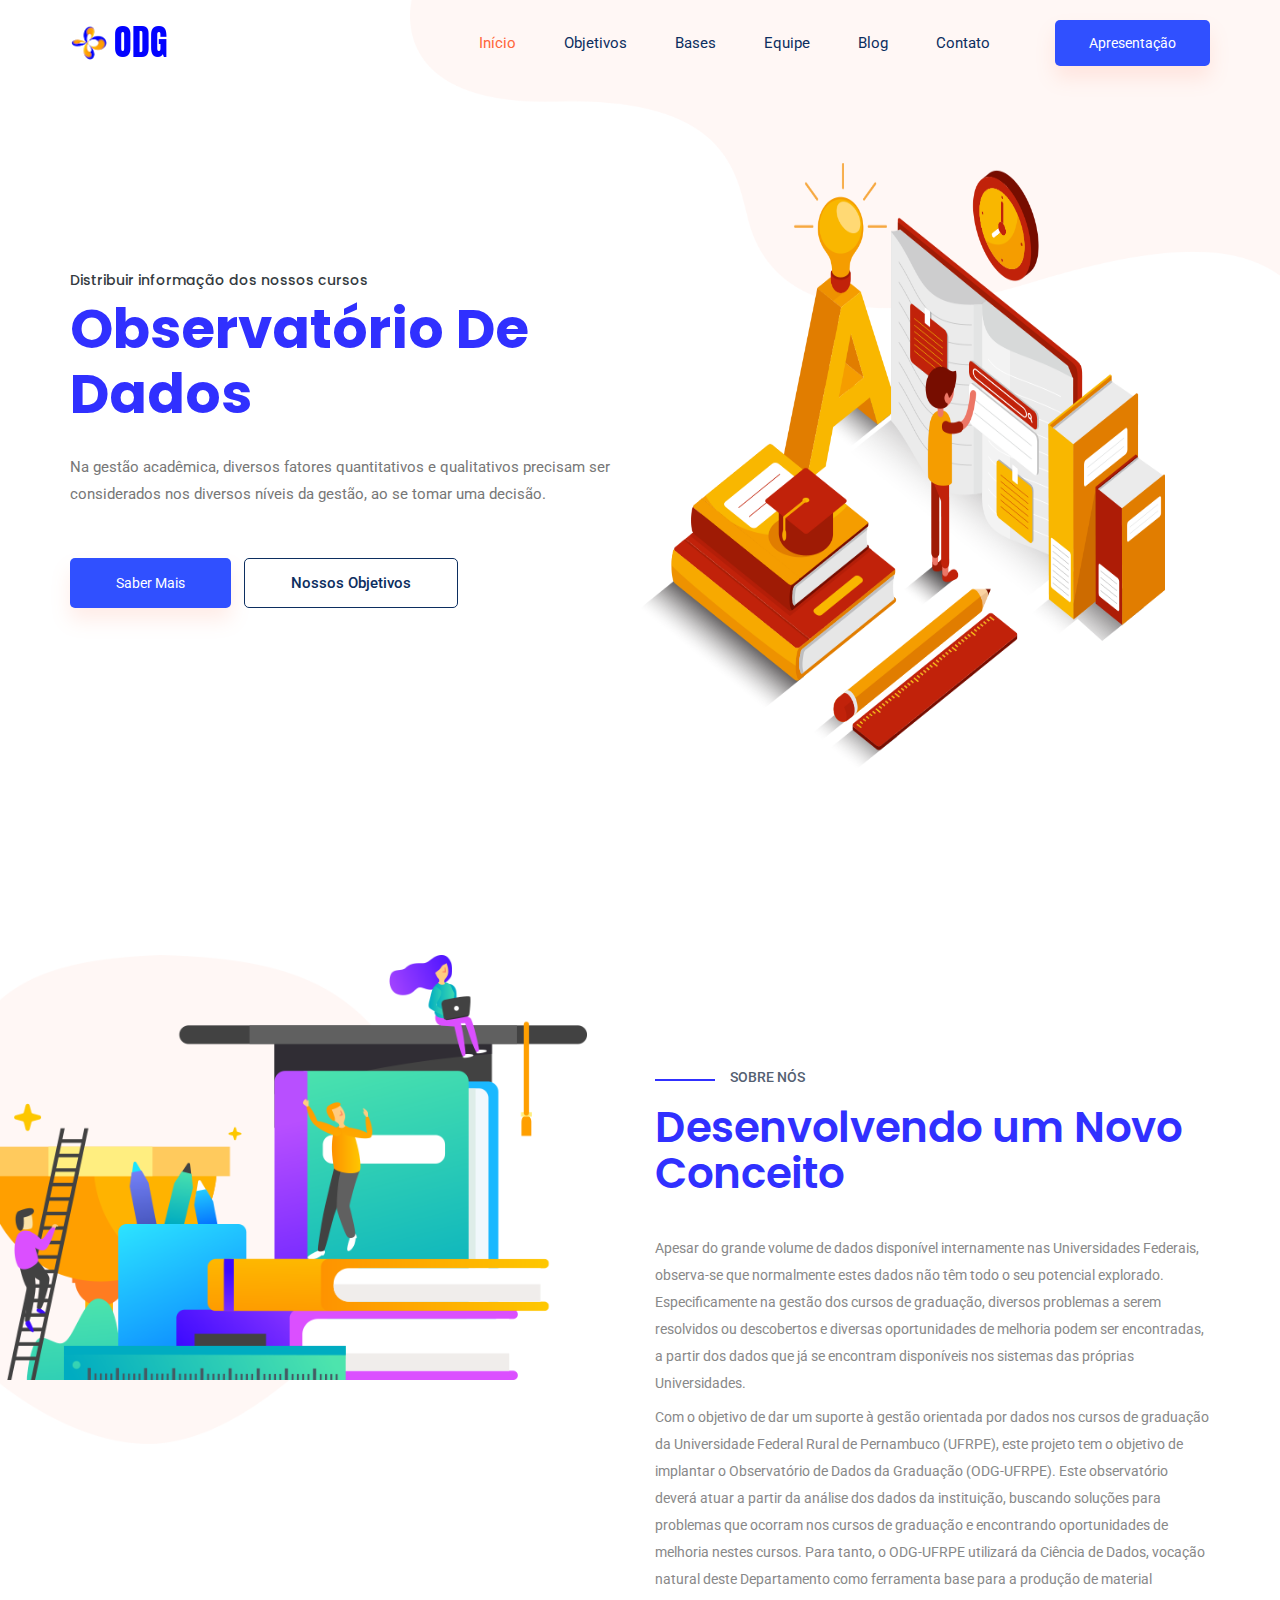
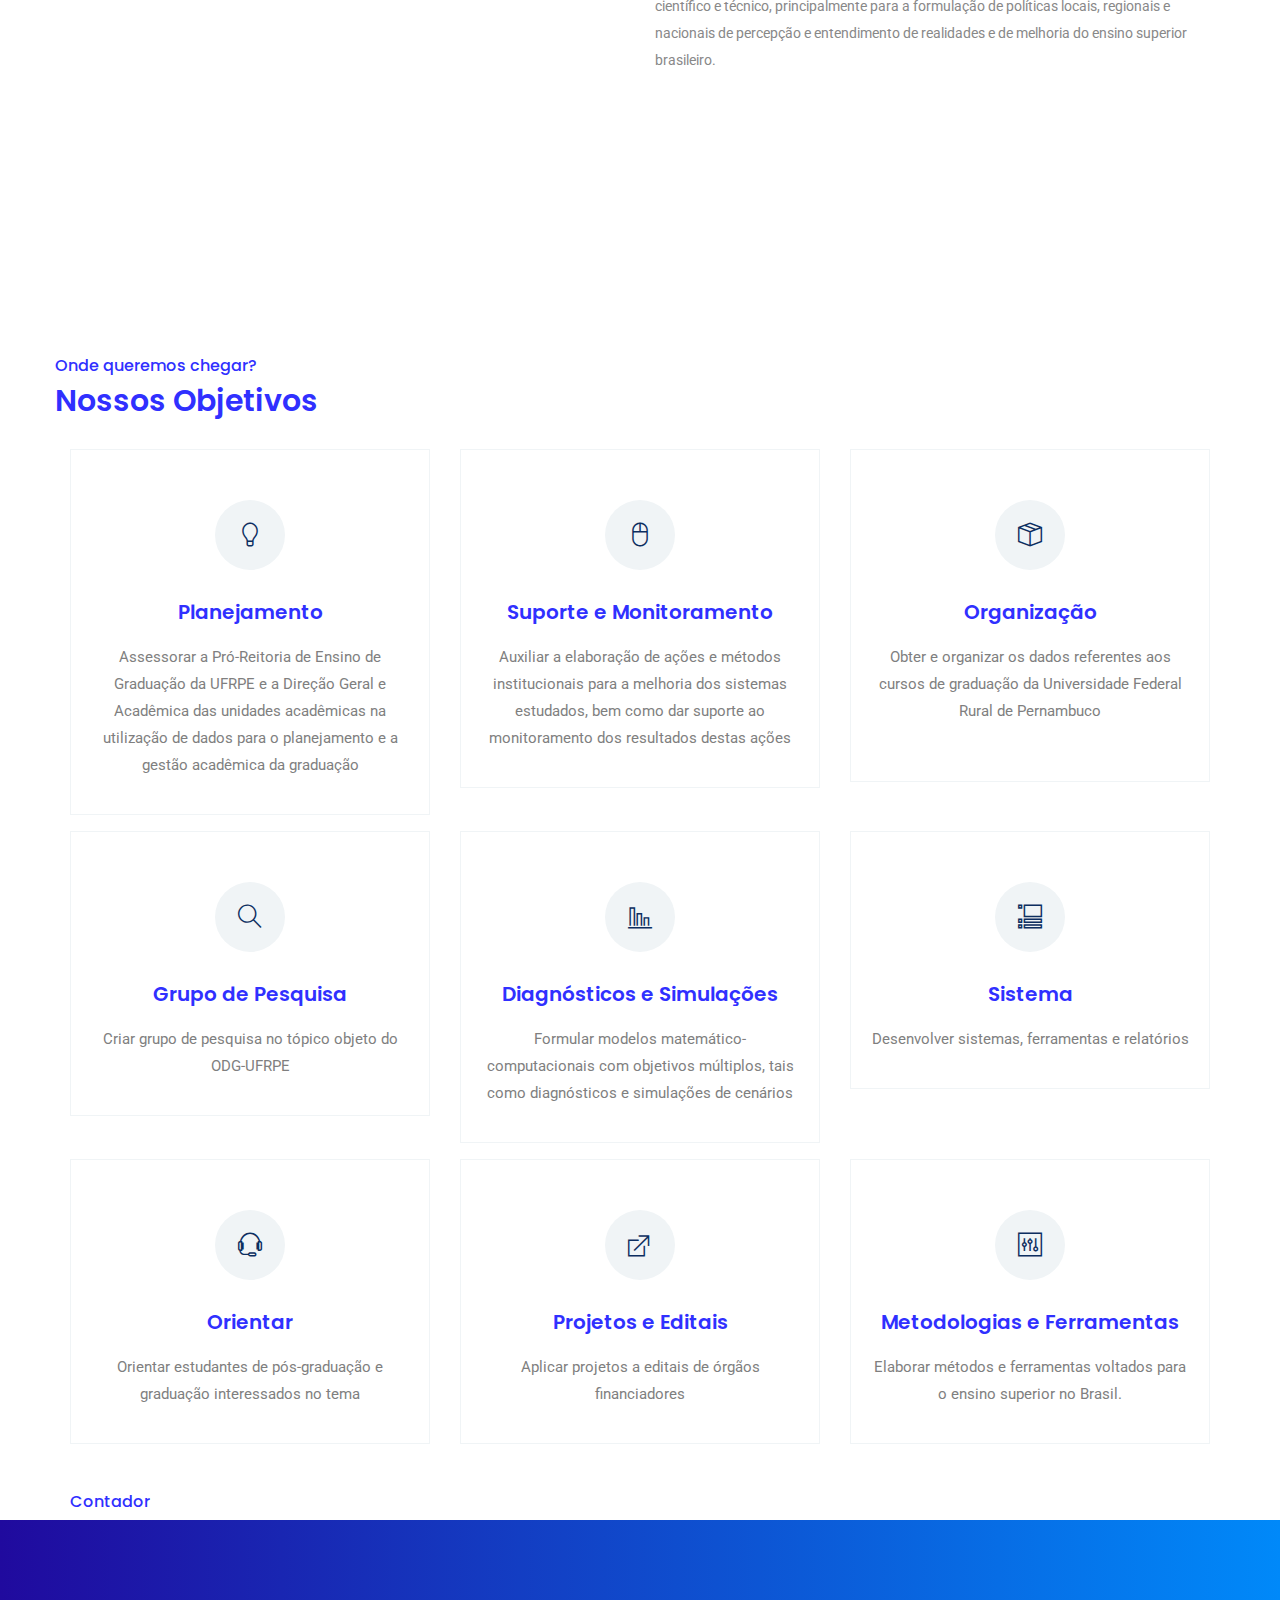
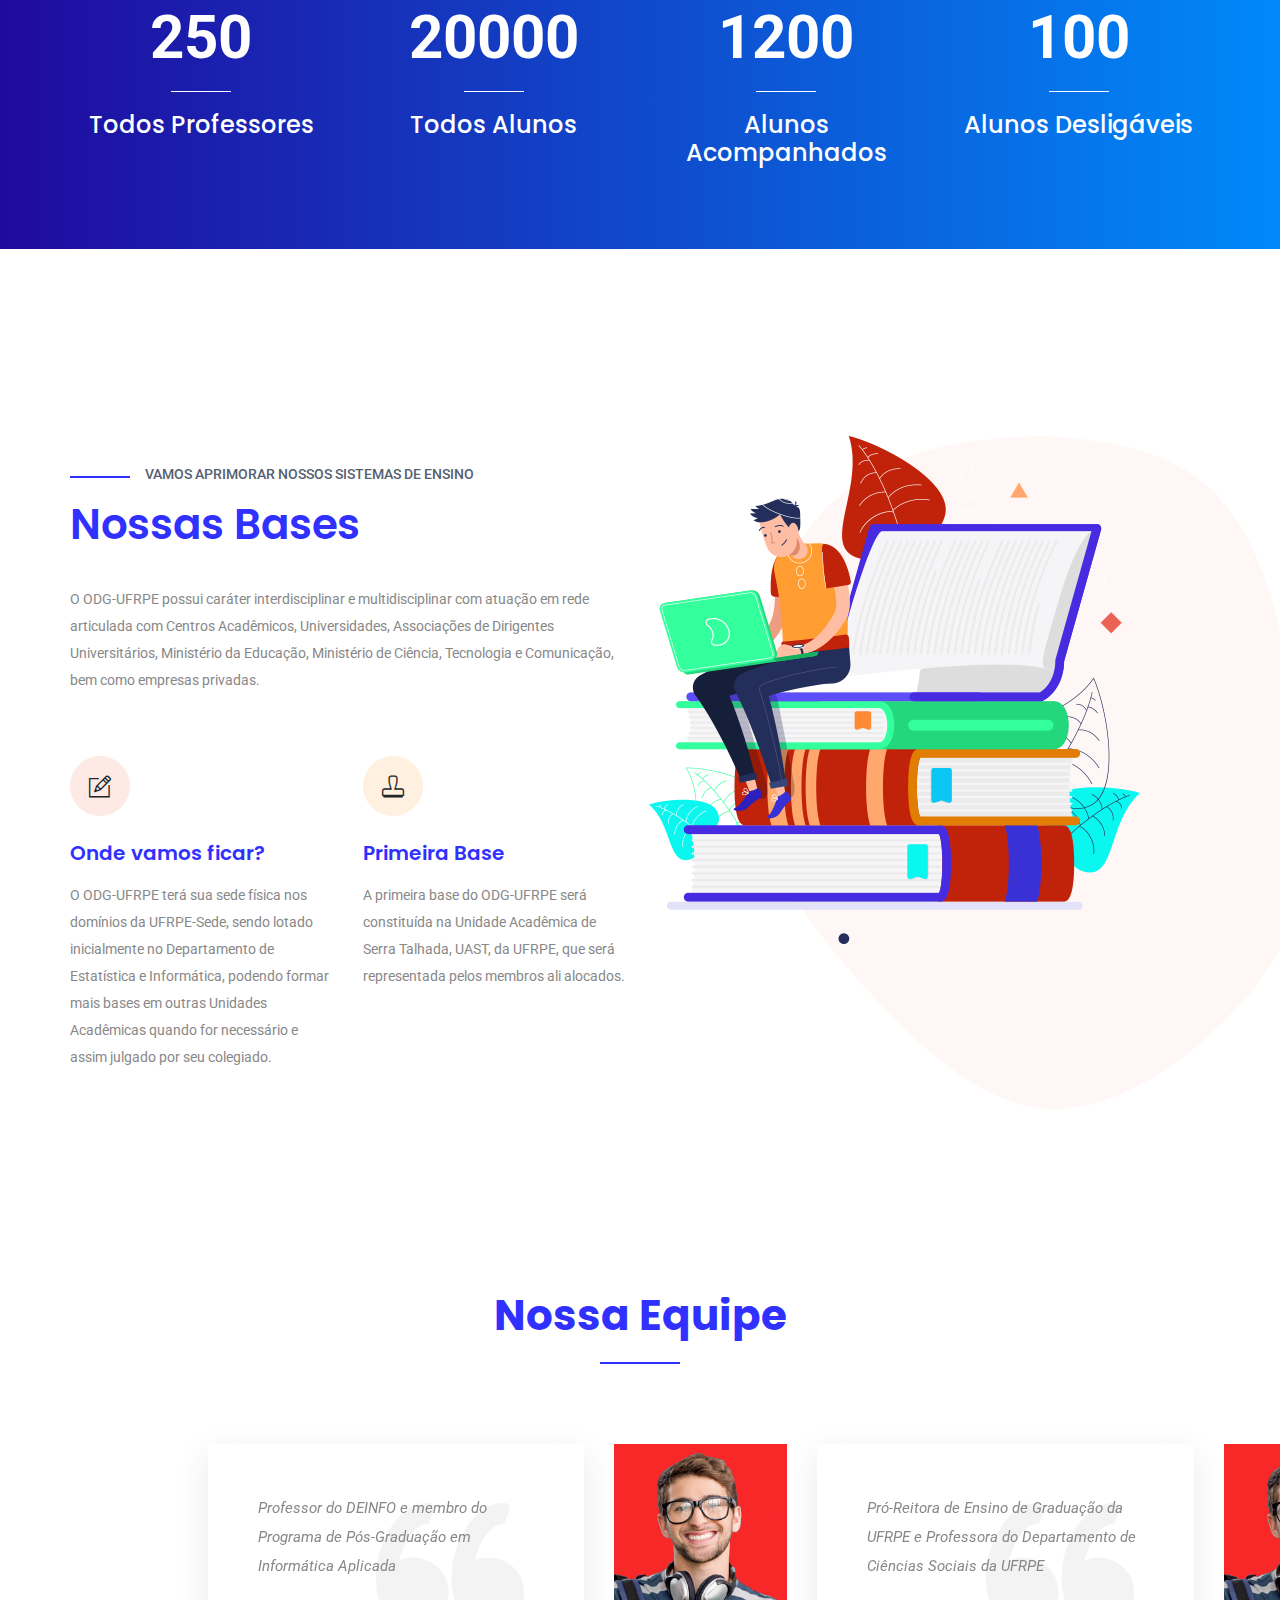
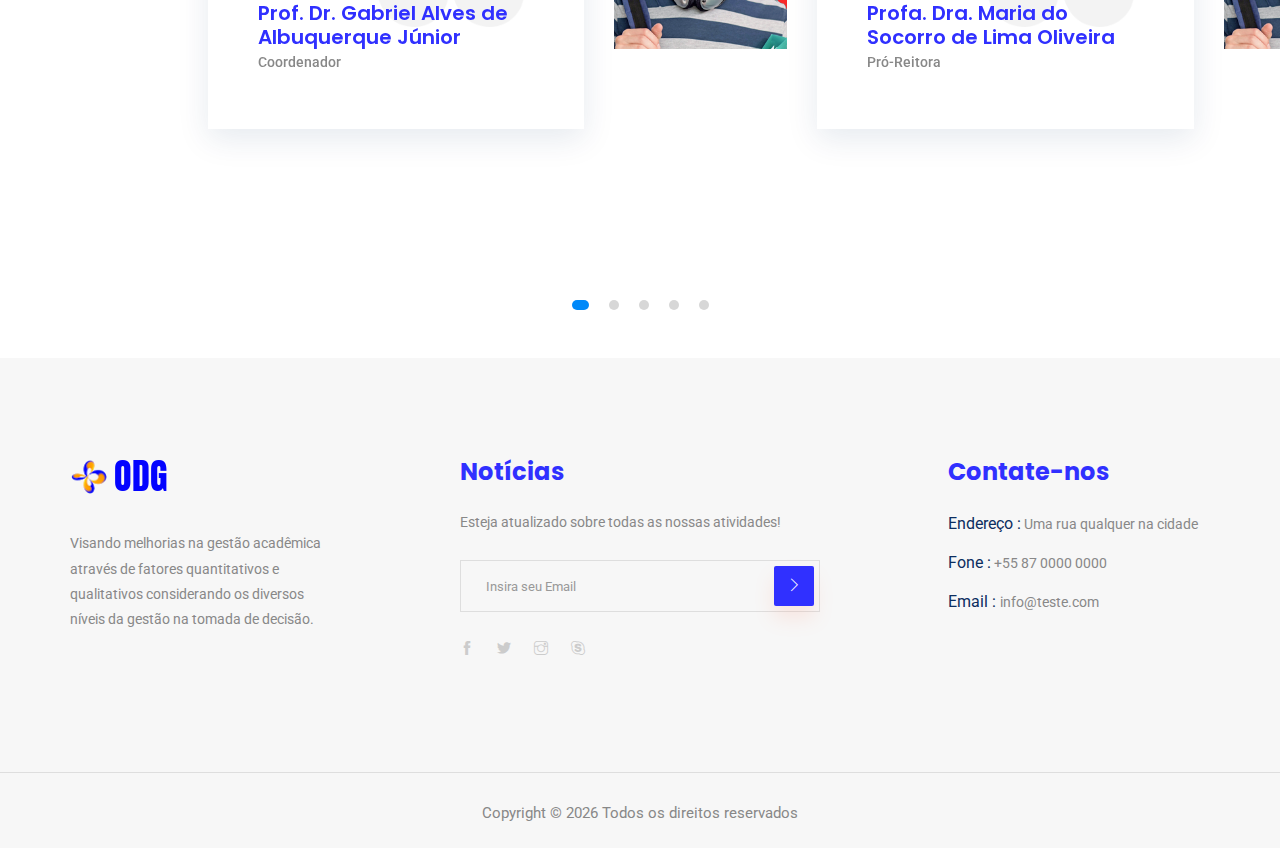
<file: index.html>
<!doctype html>
<html lang="en">

<head>
    <!-- Required meta tags -->
    <meta charset="utf-8">
    <meta name="viewport" content="width=device-width, initial-scale=1, shrink-to-fit=no">
    <title>3050FF - Observatório de Dados da Graduação - UFRPE</title>
    <link rel="icon" href="img/favicon.png">
    <!-- Bootstrap CSS -->
    <link rel="stylesheet" href="css/bootstrap.min.css">
    <!-- animate CSS -->
    <link rel="stylesheet" href="css/animate.css">
    <!-- owl carousel CSS -->
    <link rel="stylesheet" href="css/owl.carousel.min.css">
    <!-- themify CSS -->
    <link rel="stylesheet" href="css/themify-icons.css">
    <!-- flaticon CSS -->
    <link rel="stylesheet" href="css/flaticon.css">
    <!-- font awesome CSS -->
    <link rel="stylesheet" href="css/magnific-popup.css">
    <!-- swiper CSS -->
    <link rel="stylesheet" href="css/slick.css">
    <!-- style CSS -->
    <link rel="stylesheet" href="css/style.css">
</head>

<body>
    <!--::header part start::-->
    <header class="main_menu home_menu">
        <div class="container">
            <div class="row align-items-center">
                <div class="col-lg-12">
                    <nav class="navbar navbar-expand-lg navbar-light">
                        <a class="navbar-brand" href="index.html"> <img src="img/logo.png" alt="logo"> </a>
                        <button class="navbar-toggler" type="button" data-toggle="collapse" data-target="#navbarSupportedContent" aria-controls="navbarSupportedContent" aria-expanded="false" aria-label="Toggle navigation">
                            <span class="navbar-toggler-icon"></span>
                        </button>

                        <div class="collapse navbar-collapse main-menu-item justify-content-end" id="navbarSupportedContent">
                            <ul class="navbar-nav align-items-center">
                                <li class="nav-item">
                                    <a class="nav-link" style="color: #ff663b;" href="index.html">Início</a>
                                </li>
                                <li class="nav-item">
                                    <a class="nav-link" href="#objetivos">Objetivos</a>
                                </li>
                                <li class="nav-item">
                                    <a class="nav-link" href="#bases">Bases</a>
                                </li>
                                <li class="nav-item">
                                    <a class="nav-link" href="#equipe">Equipe</a>
                                </li>
                                <li class="nav-item">
                                    <a class="nav-link" href="blog.html">Blog</a>
                                </li>
                                <li class="nav-item">
                                    <a class="nav-link" href="contact.html">Contato</a>
                                </li>
                                <li class="d-none d-lg-block">
                                    <a class="btn_1" href="#mais">Apresentação</a>
                                </li>
                            </ul>
                        </div>
                    </nav>
                </div>
            </div>
        </div>
    </header>
    <!-- Header part end-->

    <!-- banner part start-->
    <section class="banner_part" id="apresentacao">
        <div class="container">
            <div class="row align-items-center">
                <div class="col-lg-6 col-xl-6">
                    <div class="banner_text">
                        <div class="banner_text_iner">
                            <h6 class="text-dark">Distribuir informação dos nossos cursos</h6>
                            <h1>Observatório de Dados</h1>
                            <p>Na gestão acadêmica, diversos fatores quantitativos e qualitativos precisam ser considerados nos diversos níveis da gestão, ao se tomar uma decisão.</p>
                            <a href="#mais" class="btn_1">Saber Mais </a>
                            <a href="#objetivos" class="btn_2">Nossos Objetivos </a>
                        </div>
                    </div>
                </div>
            </div>
        </div>
    </section>
    <!-- banner part start-->

    <!-- learning part start-->
    <section class="learning_part" id="mais">
        <div class="container">
            <div class="row align-items-sm-start align-items-lg-center">
                <div class="col-md-6 col-lg-6">
                    <div class="learning_img">
                        <img src="img/learning_img.png" alt="">
                    </div>
                </div>
                <div class="col-md-6 col-lg-6">
                    <div class="learning_member_text">
                        <h5>Sobre nós</h5>
                        <h2>Desenvolvendo um Novo Conceito</h2>
                        <p>Apesar do grande volume de dados disponível internamente nas Universidades Federais, observa-se que normalmente estes dados não têm todo o seu potencial explorado. Especificamente na gestão dos cursos de graduação, diversos problemas
                            a serem resolvidos ou descobertos e diversas oportunidades de melhoria podem ser encontradas, a partir dos dados que já se encontram disponíveis nos sistemas das próprias Universidades.</p>
                        <p>Com o objetivo de dar um suporte à gestão orientada por dados nos cursos de graduação da Universidade Federal Rural de Pernambuco (UFRPE), este projeto tem o objetivo de implantar o Observatório de Dados da Graduação (ODG-UFRPE).
                            Este observatório deverá atuar a partir da análise dos dados da instituição, buscando soluções para problemas que ocorram nos cursos de graduação e encontrando oportunidades de melhoria nestes cursos. Para tanto, o ODG-UFRPE
                            utilizará da Ciência de Dados, vocação natural deste Departamento como ferramenta base para a produção de material científico e técnico, principalmente para a formulação de políticas locais, regionais e nacionais de percepção
                            e entendimento de realidades e de melhoria do ensino superior brasileiro.</p>

                    </div>
                </div>
            </div>
        </div>
    </section>
    <!-- learning part end-->

    <!-- feature_part start-->
    <section class="feature_part">
        <div class="container" id="objetivos">
            <div class="row">
                <div class="learning_member_text" id="texto">
                    <h5>Onde queremos chegar?</h5>
                    <h2 class="mb-30">Nossos Objetivos</h2>
                </div>

            </div>
            <div class="row mb-3">
                <div class="col-sm-6 col-xl-4">
                    <div class="single_feature">
                        <div class="single_feature_part">
                            <span class="single_feature_icon"><i class="ti-light-bulb"></i></span>
                            <h4>Planejamento</h4>
                            <p> Assessorar a Pró-Reitoria de Ensino de Graduação da UFRPE e a Direção Geral e Acadêmica das unidades acadêmicas na utilização de dados para o planejamento e a gestão acadêmica da graduação</p>
                        </div>
                    </div>
                </div>
                <div class="col-sm-6 col-xl-4">
                    <div class="single_feature">
                        <div class="single_feature_part">
                            <span class="single_feature_icon"><i class="ti-mouse-alt"></i></span>
                            <h4>Suporte e Monitoramento</h4>
                            <p>Auxiliar a elaboração de ações e métodos institucionais para a melhoria dos sistemas estudados, bem como dar suporte ao monitoramento dos resultados destas ações</p>
                        </div>
                    </div>
                </div>
                <div class="col-sm-6 col-xl-4">
                    <div class="single_feature">
                        <div class="single_feature_part single_feature_part_2">
                            <span class="single_service_icon style_icon"><i class="ti-package"></i></span>
                            <h4>Organização</h4>
                            <p>Obter e organizar os dados referentes aos cursos de graduação da Universidade Federal Rural de Pernambuco</p>
                            <br style="font-size: 50pt;">

                        </div>
                    </div>
                </div>
            </div>

            <div class="row mb-3">
                <div class="col-sm-6 col-xl-4">
                    <div class="single_feature">
                        <div class="single_feature_part">
                            <span class="single_feature_icon"><i class="ti-search"></i></span>
                            <h4>Grupo de Pesquisa</h4>
                            <p>Criar grupo de pesquisa no tópico objeto do ODG-UFRPE</p>
                        </div>
                    </div>
                </div>
                <div class="col-sm-6 col-xl-4">
                    <div class="single_feature">
                        <div class="single_feature_part">
                            <span class="single_feature_icon"><i class="ti-bar-chart-alt"></i></span>
                            <h4>Diagnósticos e Simulações</h4>
                            <p>Formular modelos matemático-computacionais com objetivos múltiplos, tais como diagnósticos e simulações de cenários</p>
                        </div>
                    </div>
                </div>
                <div class="col-sm-6 col-xl-4">
                    <div class="single_feature">
                        <div class="single_feature_part single_feature_part_2">
                            <span class="single_service_icon style_icon"><i class="ti-layout-accordion-list"></i></span>
                            <h4>Sistema</h4>
                            <p>Desenvolver sistemas, ferramentas e relatórios</p>
                        </div>
                    </div>
                </div>
            </div>

            <div class="row mb-3">

                <div class="col-sm-6 col-xl-4">
                    <div class="single_feature">
                        <div class="single_feature_part">
                            <span class="single_feature_icon"><i class="ti-headphone-alt"></i></span>
                            <h4>Orientar</h4>
                            <p>Orientar estudantes de pós-graduação e graduação interessados no tema</p>
                        </div>
                    </div>
                </div>
                <div class="col-sm-6 col-xl-4">
                    <div class="single_feature">
                        <div class="single_feature_part">
                            <span class="single_feature_icon"><i class="ti-new-window"></i></span>
                            <h4>Projetos e Editais</h4>
                            <p>Aplicar projetos a editais de órgãos financiadores</p>
                        </div>
                    </div>
                </div>
                <div class="col-sm-6 col-xl-4">
                    <div class="single_feature">
                        <div class="single_feature_part single_feature_part_2">
                            <span class="single_service_icon style_icon"><i class="ti-panel"></i></span>
                            <h4>Metodologias e Ferramentas</h4>
                            <p>Elaborar métodos e ferramentas voltados para o ensino superior no Brasil.</p>
                        </div>
                    </div>
                </div>
            </div>
        </div>
    </section>
    <!-- upcoming_event part start-->

    <!-- member_counter counter start -->
    <div class="container mt-5">
        <div class="learning_member_text" id='texto'>
            <h5>Contador</h5>
        </div>
    </div>
    <section class="member_counter mb-5">
        <div class="container">
            <div class="row">
                <div class="col-lg-3 col-sm-6">
                    <div class="single_member_counter">
                        <span class="counter">250</span>
                        <h4>Todos Professores</h4>
                    </div>
                </div>
                <div class="col-lg-3 col-sm-6">
                    <div class="single_member_counter">
                        <span class="counter">20000</span>
                        <h4> Todos Alunos</h4>
                    </div>
                </div>
                <div class="col-lg-3 col-sm-6">
                    <div class="single_member_counter">
                        <span class="counter">1200</span>
                        <h4>Alunos Acompanhados</h4>
                    </div>
                </div>
                <div class="col-lg-3 col-sm-6">
                    <div class="single_member_counter">
                        <span class="counter">100</span>
                        <h4>Alunos Desligáveis</h4>
                    </div>
                </div>
            </div>
        </div>
    </section>
    <!-- member_counter counter end -->

    <!-- learning part start -->
    <section class="advance_feature learning_part" id="bases">
        <div class="container">
            <div class="row align-items-sm-center align-items-xl-stretch">
                <div class="col-md-6 col-lg-6">
                    <div class="learning_member_text">
                        <h5>Vamos Aprimorar Nossos Sistemas de Ensino</h5>
                        <h2>Nossas Bases</h2>
                        <p>O ODG-UFRPE possui caráter interdisciplinar e multidisciplinar com atuação em rede articulada com Centros Acadêmicos, Universidades, Associações de Dirigentes Universitários, Ministério da Educação, Ministério de Ciência, Tecnologia
                            e Comunicação, bem como empresas privadas.
                        </p>
                        <div class="row">
                            <div class="col-sm-6 col-md-12 col-lg-6">
                                <div class="learning_member_text_iner">
                                    <span class="ti-pencil-alt"></span>
                                    <h4>Onde vamos ficar?</h4>
                                    <p>O ODG-UFRPE terá sua sede física nos domínios da UFRPE-Sede, sendo lotado inicialmente no Departamento de Estatística e Informática, podendo formar mais bases em outras Unidades Acadêmicas quando for necessário e assim
                                        julgado por seu colegiado.
                                    </p>
                                </div>
                            </div>
                            <div class="col-sm-6 col-md-12 col-lg-6">
                                <div class="learning_member_text_iner">
                                    <span class="ti-stamp"></span>
                                    <h4>Primeira Base</h4>
                                    <p>A primeira base do ODG-UFRPE será constituída na Unidade Acadêmica de Serra Talhada, UAST, da UFRPE, que será representada pelos membros ali alocados.</p>
                                </div>
                            </div>
                        </div>
                    </div>
                </div>
                <div class="col-lg-6 col-md-6">
                    <div class="learning_img">
                        <img src="img/advance_feature_img.png" alt="">
                    </div>
                </div>
            </div>
        </div>
    </section>
    <!-- learning part end-->

    <!--::review_part start::-->
    <h1 id="equipe" class="mb-5"></h1>

    <section class="testimonial_part mb-5">
        <div class="container-fluid">
            <div class="row justify-content-center">
                <div class="col-xl-5">
                    <div class="section_tittle text-center">
                        <h2>Nossa Equipe</h2>
                    </div>
                </div>
            </div>
            <div class="row">
                <div class="col-lg-12">
                    <div class="textimonial_iner owl-carousel">
                        <div class="testimonial_slider">
                            <div class="row">
                                <div class="col-lg-8 col-xl-4 col-sm-8 align-self-center">
                                    <div class="testimonial_slider_text">
                                        <p>Professor do DEINFO e membro do Programa de Pós-Graduação em Informática Aplicada</p>
                                        <h4>Prof. Dr. Gabriel Alves de Albuquerque Júnior</h4>
                                        <h5> Coordenador</h5>
                                    </div>
                                </div>
                                <div class="col-lg-4 col-xl-2 col-sm-4">
                                    <div class="testimonial_slider_img">
                                        <img src="img/testimonial_img_1.png" alt="#">
                                    </div>
                                </div>
                                <div class="col-xl-4 d-none d-xl-block">
                                    <div class="testimonial_slider_text">
                                        <p>Pró-Reitora de Ensino de Graduação da UFRPE e Professora do Departamento de Ciências Sociais da UFRPE</p>
                                        <h4>Profa. Dra. Maria do Socorro de Lima Oliveira</h4>
                                        <h5> Pró-Reitora</h5>
                                    </div>
                                </div>
                                <div class="col-xl-2 d-none d-xl-block">
                                    <div class="testimonial_slider_img">
                                        <img src="img/testimonial_img_1.png" alt="#">
                                    </div>
                                </div>
                            </div>
                        </div>

                        <div class="testimonial_slider">
                            <div class="row">
                                <div class="col-lg-8 col-xl-4 col-sm-8 align-self-center">
                                    <div class="testimonial_slider_text">
                                        <p>Professor do Departamento de Estatística e Informática e membro do Programa de Pós-Graduação em Biometria e Estatística Aplicada</p>
                                        <h4>Prof. Dr. Cláudio Tadeu Cristino</h4>
                                        <h5>Professor do DEI</h5>
                                    </div>
                                </div>
                                <div class="col-lg-4 col-xl-2 col-sm-4">
                                    <div class="testimonial_slider_img">
                                        <img src="img/testimonial_img_2.png" alt="#">
                                    </div>
                                </div>
                                <div class="col-xl-4 d-none d-xl-block">
                                    <div class="testimonial_slider_text">
                                        <p>Professor de Departamento de Computação e membro dos Programas de Pós-Graduação em Informática Aplicada e Biometria e Estatística Aplicada</p>
                                        <h4>Prof. Dr. Rafael Ferreira Leite de Mello</h4>
                                        <h5>Professor do Departamento de Computação</h5>
                                    </div>
                                </div>
                                <div class="col-xl-2 d-none d-xl-block">
                                    <div class="testimonial_slider_img">
                                        <img src="img/testimonial_img_1.png" alt="#">
                                    </div>
                                </div>
                            </div>
                        </div>

                        <div class="testimonial_slider">
                            <div class="row">
                                <div class="col-lg-8 col-xl-4 col-sm-8 align-self-center">
                                    <div class="testimonial_slider_text">
                                        <p>Professor do Departamento de Química da UFRPE e Programa de Pós-Graduação em Ensino de Ciências</p>
                                        <h4>Prof. Dr. Marcelo Brito Carneiro Leão</h4>
                                        <h5>Professor do Departamento de Química</h5>
                                    </div>
                                </div>
                                <div class="col-lg-4 col-xl-2 col-sm-4">
                                    <div class="testimonial_slider_img">
                                        <img src="img/testimonial_img_3.png" alt="#">
                                    </div>
                                </div>
                                <div class="col-xl-4 d-none d-xl-block">
                                    <div class="testimonial_slider_text">
                                        <p>Servidor da UFRPE, especialista em Educação, atual Diretor do Núcleo de Relações Institucionais e Convênios - NURIC/UFRPE</p>
                                        <h4>MSc. Dalton Francisco de Araújo</h4>
                                        <h5>Diretor do NURIC/UFRPE</h5>
                                    </div>
                                </div>
                                <div class="col-xl-2 d-none d-xl-block">
                                    <div class="testimonial_slider_img">
                                        <img src="img/testimonial_img_1.png" alt="#">
                                    </div>
                                </div>
                            </div>
                        </div>

                        <div class="testimonial_slider">
                            <div class="row">
                                <div class="col-lg-8 col-xl-4 col-sm-8 align-self-center">
                                    <div class="testimonial_slider_text">
                                        <p>Professor do Curso de Bacharelado em Sistemas da Informação da Unidade Acadêmica de Serra Talhada (UAST)</p>
                                        <h4>Prof. MSc. Hidelberg Oliveira Albuquerque</h4>
                                        <h5>Professor do Curso BSI UAST</h5>
                                    </div>
                                </div>
                                <div class="col-lg-4 col-xl-2 col-sm-4">
                                    <div class="testimonial_slider_img">
                                        <img src="img/testimonial_img_2.png" alt="#">
                                    </div>
                                </div>
                                <div class="col-xl-4 d-none d-xl-block">
                                    <div class="testimonial_slider_text">
                                        <p>Professor do Curso de Bacharelado em Sistemas da Informação da Unidade Acadêmica de Serra Talhada (UAST)</p>
                                        <h4>Prof. MSc. Héldon José Oliveira Albuquerque</h4>
                                        <h5>Professor do Curso BSI UAST</h5>
                                    </div>
                                </div>
                                <div class="col-xl-2 d-none d-xl-block">
                                    <div class="testimonial_slider_img">
                                        <img src="img/testimonial_img_1.png" alt="#">
                                    </div>
                                </div>
                            </div>
                        </div>

                        <div class="testimonial_slider">
                            <div class="row">
                                <div class="col-lg-8 col-xl-4 col-sm-8 align-self-center">
                                    <div class="testimonial_slider_text">
                                        <p>Professora do Curso de Bacharelado em Ciências Econômicas da Unidade Acadêmica de Serra Talhada (UAST)</p>
                                        <h4>Profa. Dra. Loraine Menêses dos Santos</h4>
                                        <h5>Professora do Curso BCE UAST</h5>
                                    </div>
                                </div>
                                <div class="col-lg-4 col-xl-2 col-sm-4">
                                    <div class="testimonial_slider_img">
                                        <img src="img/testimonial_img_2.png" alt="#">
                                    </div>
                                </div>
                                <div class="col-xl-4 d-none d-xl-block">
                                    <div class="testimonial_slider_text">
                                        <p>Professora do Curso de Bacharelado em Ciências Econômicas da Unidade Acadêmica de Serra Talhada (UAST)</p>
                                        <h4>Profa. Dra. Priscila Michelle Rodrigues Freitas</h4>
                                        <h5>Professora do Curso BCE UAST</h5>
                                    </div>
                                </div>
                                <div class="col-xl-2 d-none d-xl-block">
                                    <div class="testimonial_slider_img">
                                        <img src="img/testimonial_img_1.png" alt="#">
                                    </div>
                                </div>
                            </div>
                        </div>
                    </div>
                </div>

            </div>
        </div>
    </section>
    <!--::blog_part end::-->


    <!-- footer part start-->
    <footer class="footer-area">
        <div class="container">
            <div class="row justify-content-between">
                <div class="col-sm-6 col-md-4 col-xl-3">
                    <div class="single-footer-widget footer_1">
                        <a href="index.html"> <img src="img/logo.png" alt=""> </a>
                        <p>Visando melhorias na gestão acadêmica através de fatores quantitativos e qualitativos considerando os diversos níveis da gestão na tomada de decisão. </p>

                    </div>
                </div>
                <div class="col-sm-6 col-md-4 col-xl-4">
                    <div class="single-footer-widget footer_2">
                        <h4>Notícias</h4>
                        <p>Esteja atualizado sobre todas as nossas atividades!
                        </p>
                        <form action="#">
                            <div class="form-group">
                                <div class="input-group mb-3">
                                    <input type="text" class="form-control" placeholder='Insira seu Email' onfocus="this.placeholder = ''" onblur="this.placeholder = 'Insira seu Email'">
                                    <div class="input-group-append">
                                        <button class="btn btn_1" type="button"><i class="ti-angle-right"></i></button>
                                    </div>
                                </div>
                            </div>
                        </form>
                        <div class="social_icon">
                            <a href="#"> <i class="ti-facebook"></i> </a>
                            <a href="#"> <i class="ti-twitter-alt"></i> </a>
                            <a href="#"> <i class="ti-instagram"></i> </a>
                            <a href="#"> <i class="ti-skype"></i> </a>
                        </div>
                    </div>
                </div>
                <div class="col-xl-3 col-sm-6 col-md-4">
                    <div class="single-footer-widget footer_2">
                        <h4>Contate-nos</h4>
                        <div class="contact_info">
                            <p><span> Endereço :</span> Uma rua qualquer na cidade </p>
                            <p><span> Fone :</span> +55 87 0000 0000</p>
                            <p><span> Email : </span>info@teste.com </p>
                        </div>
                    </div>
                </div>
            </div>

        </div>
        <div class="container-fluid">
            <div class="row">
                <div class="col-lg-12">
                    <div class="copyright_part_text text-center">
                        <div class="row">
                            <div class="col-lg-12">
                                <p class="footer-text m-0">
                                    Copyright &copy;
                                    <script>
                                        document.write(new Date().getFullYear());
                                    </script> Todos os direitos reservados
                                </p>
                            </div>
                        </div>
                    </div>
                </div>
            </div>
        </div>
    </footer>
    <!-- footer part end-->

    <!-- jquery plugins here-->
    <!-- jquery -->
    <script src="js/jquery-1.12.1.min.js"></script>
    <!-- popper js -->
    <script src="js/popper.min.js"></script>
    <!-- bootstrap js -->
    <script src="js/bootstrap.min.js"></script>
    <!-- easing js -->
    <script src="js/jquery.magnific-popup.js"></script>
    <!-- swiper js -->
    <script src="js/swiper.min.js"></script>
    <!-- swiper js -->
    <script src="js/masonry.pkgd.js"></script>
    <!-- particles js -->
    <script src="js/owl.carousel.min.js"></script>
    <script src="js/jquery.nice-select.min.js"></script>
    <!-- swiper js -->
    <script src="js/slick.min.js"></script>
    <script src="js/jquery.counterup.min.js"></script>
    <script src="js/waypoints.min.js"></script>
    <!-- custom js -->
    <script src="js/custom.js"></script>
</body>

</html>
</file>
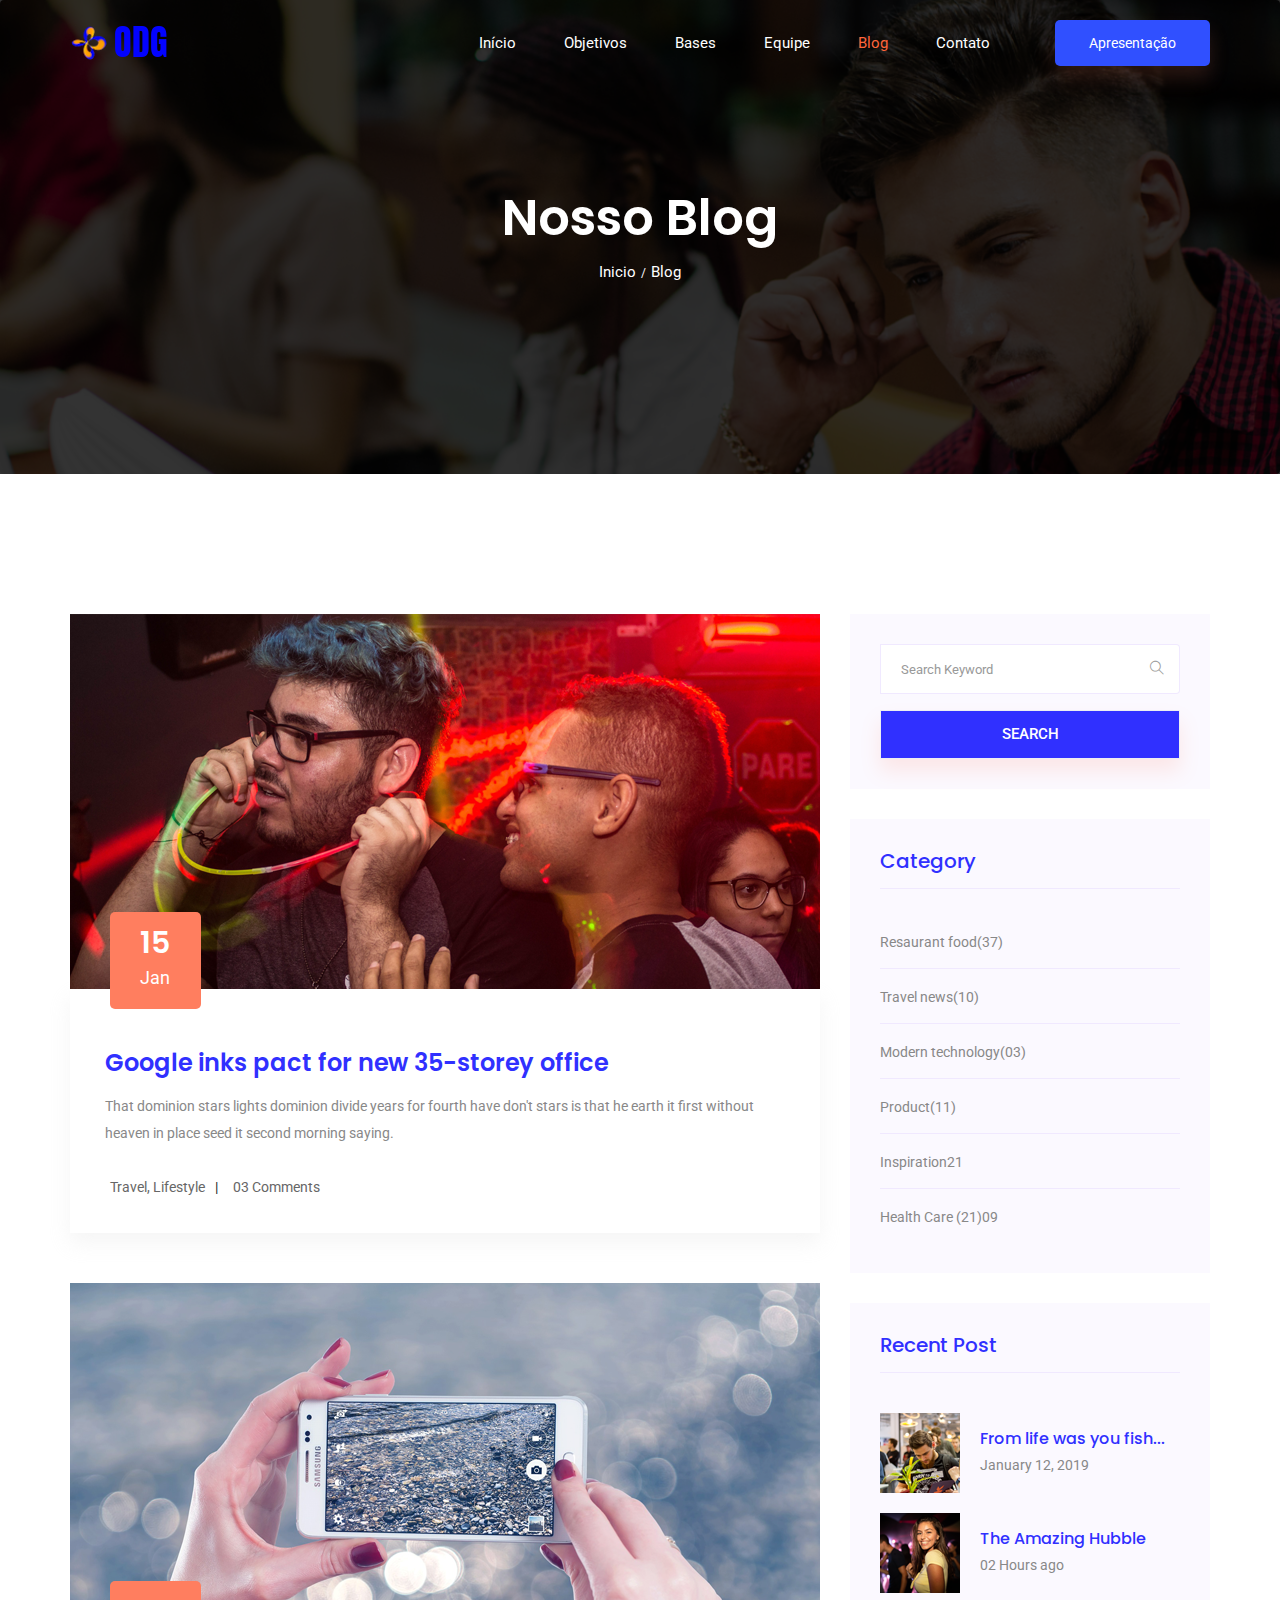
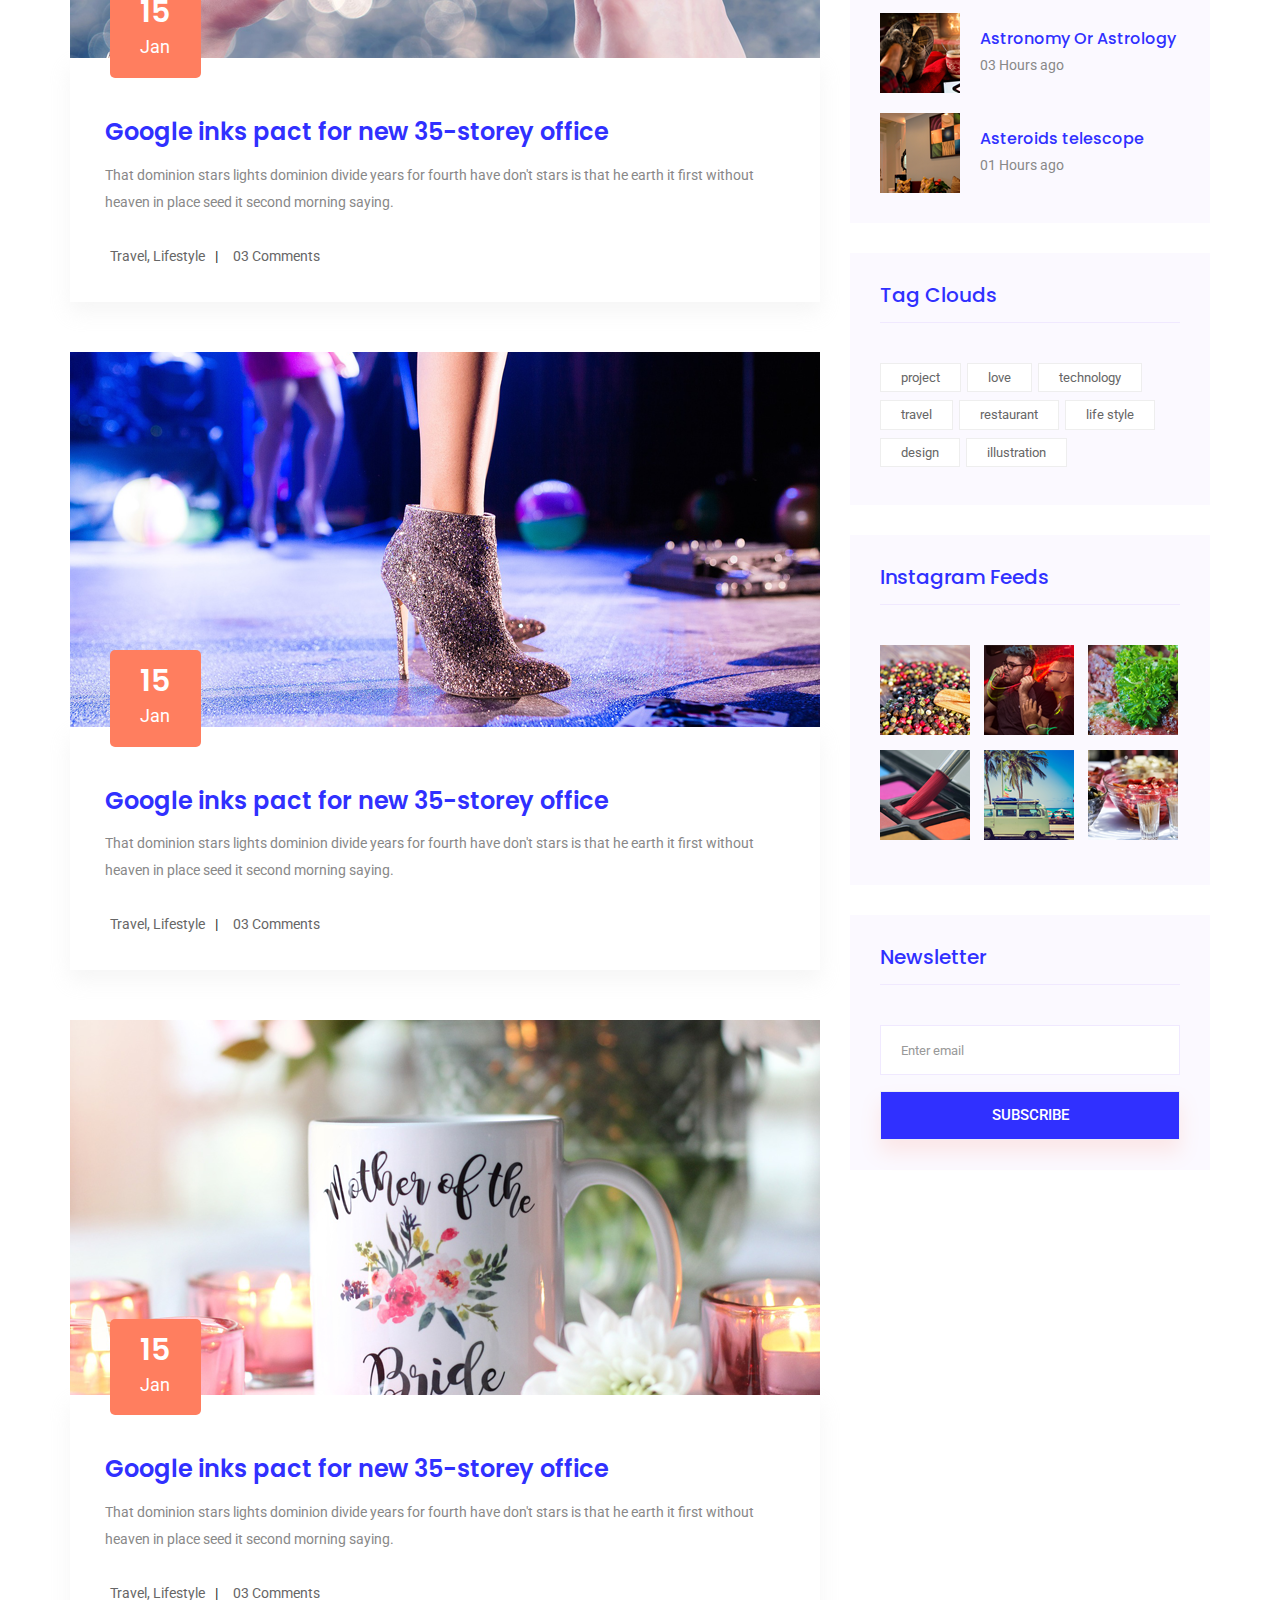
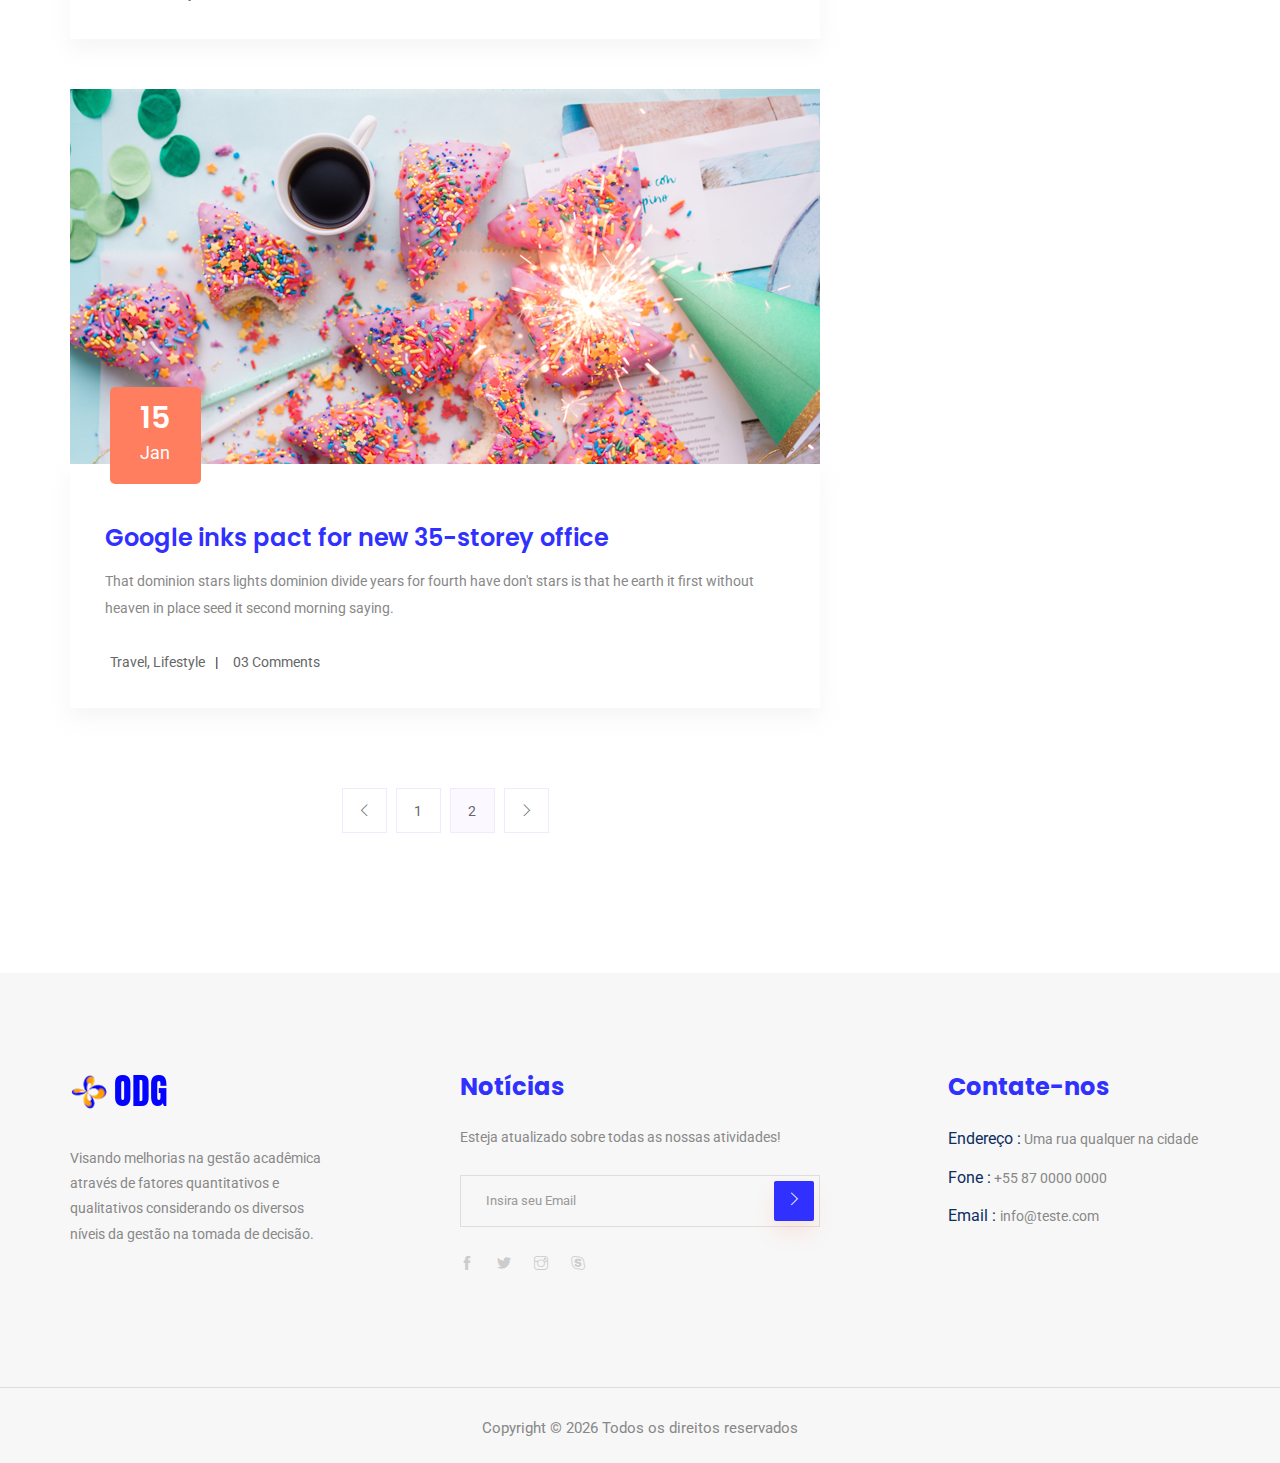
<file: blog.html>
<!doctype html>
<html lang="en">

<head>
    <!-- Required meta tags -->
    <meta charset="utf-8">
    <meta name="viewport" content="width=device-width, initial-scale=1, shrink-to-fit=no">
    <title>Blog - UDG</title>
    <link rel="icon" href="img/favicon.png">
    <!-- Bootstrap CSS -->
    <link rel="stylesheet" href="css/bootstrap.min.css">
    <!-- animate CSS -->
    <link rel="stylesheet" href="css/animate.css">
    <!-- owl carousel CSS -->
    <link rel="stylesheet" href="css/owl.carousel.min.css">
    <!-- themify CSS -->
    <link rel="stylesheet" href="css/themify-icons.css">
    <!-- flaticon CSS -->
    <link rel="stylesheet" href="css/flaticon.css">
    <!-- font awesome CSS -->
    <link rel="stylesheet" href="css/magnific-popup.css">
    <!-- swiper CSS -->
    <link rel="stylesheet" href="css/slick.css">
    <!-- style CSS -->
    <link rel="stylesheet" href="css/style.css">
</head>

<body>
    <!--::header part start::-->
    <header class="main_menu single_page_menu">
        <div class="container">
            <div class="row align-items-center">
                <div class="col-lg-12">
                    <nav class="navbar navbar-expand-lg navbar-light">
                        <a class="navbar-brand" href="index.html"> <img src="img/logo.png" alt="logo"> </a>
                        <button class="navbar-toggler" type="button" data-toggle="collapse" data-target="#navbarSupportedContent" aria-controls="navbarSupportedContent" aria-expanded="false" aria-label="Toggle navigation">
                    <span class="navbar-toggler-icon"></span>
                </button>

                        <div class="collapse navbar-collapse main-menu-item justify-content-end" id="navbarSupportedContent">
                            <ul class="navbar-nav align-items-center">
                                <li class="nav-item">
                                    <a class="nav-link" href="index.html">Início</a>
                                </li>
                                <li class="nav-item">
                                    <a class="nav-link" href="index.html#objetivos">Objetivos</a>
                                </li>
                                <li class="nav-item">
                                    <a class="nav-link" href="index.html#bases">Bases</a>
                                </li>
                                <li class="nav-item">
                                    <a class="nav-link" href="index.html#equipe">Equipe</a>
                                </li>
                                <li class="nav-item">
                                    <a class="nav-link" style="color: #ff663b;" href="blog.html">Blog</a>
                                </li>
                                <li class="nav-item">
                                    <a class="nav-link" href="contact.html">Contato</a>
                                </li>
                                <li class="d-none d-lg-block">
                                    <a class="btn_1" href="index.html#mais">Apresentação</a>
                                </li>
                            </ul>
                        </div>
                    </nav>
                </div>
            </div>
        </div>
    </header>
    <!-- Header part end-->

    <!-- breadcrumb start-->
    <section class="breadcrumb breadcrumb_bg">
        <div class="container">
            <div class="row">
                <div class="col-lg-12">
                    <div class="breadcrumb_iner text-center">
                        <div class="breadcrumb_iner_item">
                            <h2>Nosso Blog</h2>
                            <p>Inicio<span>/</span>Blog</p>
                        </div>
                    </div>
                </div>
            </div>
        </div>
    </section>
    <!-- breadcrumb start-->


    <!--================Blog Area =================-->
    <section class="blog_area section_padding">
        <div class="container">
            <div class="row">
                <div class="col-lg-8 mb-5 mb-lg-0">
                    <div class="blog_left_sidebar">
                        <article class="blog_item">
                            <div class="blog_item_img">
                                <img class="card-img rounded-0" src="img/blog/single_blog_1.png" alt="">
                                <a href="#" class="blog_item_date">
                                    <h3>15</h3>
                                    <p>Jan</p>
                                </a>
                            </div>

                            <div class="blog_details">
                                <a class="d-inline-block" href="single-blog.html">
                                    <h2>Google inks pact for new 35-storey office</h2>
                                </a>
                                <p>That dominion stars lights dominion divide years for fourth have don't stars is that he earth it first without heaven in place seed it second morning saying.</p>
                                <ul class="blog-info-link">
                                    <li><a href="#"><i class="far fa-user"></i> Travel, Lifestyle</a></li>
                                    <li><a href="#"><i class="far fa-comments"></i> 03 Comments</a></li>
                                </ul>
                            </div>
                        </article>

                        <article class="blog_item">
                            <div class="blog_item_img">
                                <img class="card-img rounded-0" src="img/blog/single_blog_2.png" alt="">
                                <a href="#" class="blog_item_date">
                                    <h3>15</h3>
                                    <p>Jan</p>
                                </a>
                            </div>

                            <div class="blog_details">
                                <a class="d-inline-block" href="single-blog.html">
                                    <h2>Google inks pact for new 35-storey office</h2>
                                </a>
                                <p>That dominion stars lights dominion divide years for fourth have don't stars is that he earth it first without heaven in place seed it second morning saying.</p>
                                <ul class="blog-info-link">
                                    <li><a href="#"><i class="far fa-user"></i> Travel, Lifestyle</a></li>
                                    <li><a href="#"><i class="far fa-comments"></i> 03 Comments</a></li>
                                </ul>
                            </div>
                        </article>

                        <article class="blog_item">
                            <div class="blog_item_img">
                                <img class="card-img rounded-0" src="img/blog/single_blog_3.png" alt="">
                                <a href="#" class="blog_item_date">
                                    <h3>15</h3>
                                    <p>Jan</p>
                                </a>
                            </div>

                            <div class="blog_details">
                                <a class="d-inline-block" href="single-blog.html">
                                    <h2>Google inks pact for new 35-storey office</h2>
                                </a>
                                <p>That dominion stars lights dominion divide years for fourth have don't stars is that he earth it first without heaven in place seed it second morning saying.</p>
                                <ul class="blog-info-link">
                                    <li><a href="#"><i class="far fa-user"></i> Travel, Lifestyle</a></li>
                                    <li><a href="#"><i class="far fa-comments"></i> 03 Comments</a></li>
                                </ul>
                            </div>
                        </article>

                        <article class="blog_item">
                            <div class="blog_item_img">
                                <img class="card-img rounded-0" src="img/blog/single_blog_4.png" alt="">
                                <a href="#" class="blog_item_date">
                                    <h3>15</h3>
                                    <p>Jan</p>
                                </a>
                            </div>

                            <div class="blog_details">
                                <a class="d-inline-block" href="single-blog.html">
                                    <h2>Google inks pact for new 35-storey office</h2>
                                </a>
                                <p>That dominion stars lights dominion divide years for fourth have don't stars is that he earth it first without heaven in place seed it second morning saying.</p>
                                <ul class="blog-info-link">
                                    <li><a href="#"><i class="far fa-user"></i> Travel, Lifestyle</a></li>
                                    <li><a href="#"><i class="far fa-comments"></i> 03 Comments</a></li>
                                </ul>
                            </div>
                        </article>

                        <article class="blog_item">
                            <div class="blog_item_img">
                                <img class="card-img rounded-0" src="img/blog/single_blog_5.png" alt="">
                                <a href="#" class="blog_item_date">
                                    <h3>15</h3>
                                    <p>Jan</p>
                                </a>
                            </div>

                            <div class="blog_details">
                                <a class="d-inline-block" href="single-blog.html">
                                    <h2>Google inks pact for new 35-storey office</h2>
                                </a>
                                <p>That dominion stars lights dominion divide years for fourth have don't stars is that he earth it first without heaven in place seed it second morning saying.</p>
                                <ul class="blog-info-link">
                                    <li><a href="#"><i class="far fa-user"></i> Travel, Lifestyle</a></li>
                                    <li><a href="#"><i class="far fa-comments"></i> 03 Comments</a></li>
                                </ul>
                            </div>
                        </article>

                        <nav class="blog-pagination justify-content-center d-flex">
                            <ul class="pagination">
                                <li class="page-item">
                                    <a href="#" class="page-link" aria-label="Previous">
                                        <i class="ti-angle-left"></i>
                                    </a>
                                </li>
                                <li class="page-item">
                                    <a href="#" class="page-link">1</a>
                                </li>
                                <li class="page-item active">
                                    <a href="#" class="page-link">2</a>
                                </li>
                                <li class="page-item">
                                    <a href="#" class="page-link" aria-label="Next">
                                        <i class="ti-angle-right"></i>
                                    </a>
                                </li>
                            </ul>
                        </nav>
                    </div>
                </div>
                <div class="col-lg-4">
                    <div class="blog_right_sidebar">
                        <aside class="single_sidebar_widget search_widget">
                            <form action="#">
                                <div class="form-group">
                                    <div class="input-group mb-3">
                                        <input type="text" class="form-control" placeholder='Search Keyword' onfocus="this.placeholder = ''" onblur="this.placeholder = 'Search Keyword'">
                                        <div class="input-group-append">
                                            <button class="btn" type="button"><i class="ti-search"></i></button>
                                        </div>
                                    </div>
                                </div>
                                <button class="button rounded-0 primary-bg text-white w-100 btn_1" type="submit">Search</button>
                            </form>
                        </aside>

                        <aside class="single_sidebar_widget post_category_widget">
                            <h4 class="widget_title">Category</h4>
                            <ul class="list cat-list">
                                <li>
                                    <a href="#" class="d-flex">
                                        <p>Resaurant food</p>
                                        <p>(37)</p>
                                    </a>
                                </li>
                                <li>
                                    <a href="#" class="d-flex">
                                        <p>Travel news</p>
                                        <p>(10)</p>
                                    </a>
                                </li>
                                <li>
                                    <a href="#" class="d-flex">
                                        <p>Modern technology</p>
                                        <p>(03)</p>
                                    </a>
                                </li>
                                <li>
                                    <a href="#" class="d-flex">
                                        <p>Product</p>
                                        <p>(11)</p>
                                    </a>
                                </li>
                                <li>
                                    <a href="#" class="d-flex">
                                        <p>Inspiration</p>
                                        <p>21</p>
                                    </a>
                                </li>
                                <li>
                                    <a href="#" class="d-flex">
                                        <p>Health Care (21)</p>
                                        <p>09</p>
                                    </a>
                                </li>
                            </ul>
                        </aside>

                        <aside class="single_sidebar_widget popular_post_widget">
                            <h3 class="widget_title">Recent Post</h3>
                            <div class="media post_item">
                                <img src="img/post/post_1.png" alt="post">
                                <div class="media-body">
                                    <a href="single-blog.html">
                                        <h3>From life was you fish...</h3>
                                    </a>
                                    <p>January 12, 2019</p>
                                </div>
                            </div>
                            <div class="media post_item">
                                <img src="img/post/post_2.png" alt="post">
                                <div class="media-body">
                                    <a href="single-blog.html">
                                        <h3>The Amazing Hubble</h3>
                                    </a>
                                    <p>02 Hours ago</p>
                                </div>
                            </div>
                            <div class="media post_item">
                                <img src="img/post/post_3.png" alt="post">
                                <div class="media-body">
                                    <a href="single-blog.html">
                                        <h3>Astronomy Or Astrology</h3>
                                    </a>
                                    <p>03 Hours ago</p>
                                </div>
                            </div>
                            <div class="media post_item">
                                <img src="img/post/post_4.png" alt="post">
                                <div class="media-body">
                                    <a href="single-blog.html">
                                        <h3>Asteroids telescope</h3>
                                    </a>
                                    <p>01 Hours ago</p>
                                </div>
                            </div>
                        </aside>
                        <aside class="single_sidebar_widget tag_cloud_widget">
                            <h4 class="widget_title">Tag Clouds</h4>
                            <ul class="list">
                                <li>
                                    <a href="#">project</a>
                                </li>
                                <li>
                                    <a href="#">love</a>
                                </li>
                                <li>
                                    <a href="#">technology</a>
                                </li>
                                <li>
                                    <a href="#">travel</a>
                                </li>
                                <li>
                                    <a href="#">restaurant</a>
                                </li>
                                <li>
                                    <a href="#">life style</a>
                                </li>
                                <li>
                                    <a href="#">design</a>
                                </li>
                                <li>
                                    <a href="#">illustration</a>
                                </li>
                            </ul>
                        </aside>


                        <aside class="single_sidebar_widget instagram_feeds">
                            <h4 class="widget_title">Instagram Feeds</h4>
                            <ul class="instagram_row flex-wrap">
                                <li>
                                    <a href="#">
                                        <img class="img-fluid" src="img/post/post_5.png" alt="">
                                    </a>
                                </li>
                                <li>
                                    <a href="#">
                                        <img class="img-fluid" src="img/post/post_6.png" alt="">
                                    </a>
                                </li>
                                <li>
                                    <a href="#">
                                        <img class="img-fluid" src="img/post/post_7.png" alt="">
                                    </a>
                                </li>
                                <li>
                                    <a href="#">
                                        <img class="img-fluid" src="img/post/post_8.png" alt="">
                                    </a>
                                </li>
                                <li>
                                    <a href="#">
                                        <img class="img-fluid" src="img/post/post_9.png" alt="">
                                    </a>
                                </li>
                                <li>
                                    <a href="#">
                                        <img class="img-fluid" src="img/post/post_10.png" alt="">
                                    </a>
                                </li>
                            </ul>
                        </aside>


                        <aside class="single_sidebar_widget newsletter_widget">
                            <h4 class="widget_title">Newsletter</h4>

                            <form action="#">
                                <div class="form-group">
                                    <input type="email" class="form-control" onfocus="this.placeholder = ''" onblur="this.placeholder = 'Enter email'" placeholder='Enter email' required>
                                </div>
                                <button class="button rounded-0 primary-bg text-white w-100 btn_1" type="submit">Subscribe</button>
                            </form>
                        </aside>
                    </div>
                </div>
            </div>
        </div>
    </section>
    <!--================Blog Area =================-->

    <!-- footer part start-->
    <footer class="footer-area">
        <div class="container">
            <div class="row justify-content-between">
                <div class="col-sm-6 col-md-4 col-xl-3">
                    <div class="single-footer-widget footer_1">
                        <a href="index.html"> <img src="img/logo.png" alt=""> </a>
                        <p>Visando melhorias na gestão acadêmica através de fatores quantitativos e qualitativos considerando os diversos níveis da gestão na tomada de decisão. </p>

                    </div>
                </div>
                <div class="col-sm-6 col-md-4 col-xl-4">
                    <div class="single-footer-widget footer_2">
                        <h4>Notícias</h4>
                        <p>Esteja atualizado sobre todas as nossas atividades!
                        </p>
                        <form action="#">
                            <div class="form-group">
                                <div class="input-group mb-3">
                                    <input type="text" class="form-control" placeholder='Insira seu Email' onfocus="this.placeholder = ''" onblur="this.placeholder = 'Insira seu Email'">
                                    <div class="input-group-append">
                                        <button class="btn btn_1" type="button"><i class="ti-angle-right"></i></button>
                                    </div>
                                </div>
                            </div>
                        </form>
                        <div class="social_icon">
                            <a href="#"> <i class="ti-facebook"></i> </a>
                            <a href="#"> <i class="ti-twitter-alt"></i> </a>
                            <a href="#"> <i class="ti-instagram"></i> </a>
                            <a href="#"> <i class="ti-skype"></i> </a>
                        </div>
                    </div>
                </div>
                <div class="col-xl-3 col-sm-6 col-md-4">
                    <div class="single-footer-widget footer_2">
                        <h4>Contate-nos</h4>
                        <div class="contact_info">
                            <p><span> Endereço :</span> Uma rua qualquer na cidade </p>
                            <p><span> Fone :</span> +55 87 0000 0000</p>
                            <p><span> Email : </span>info@teste.com </p>
                        </div>
                    </div>
                </div>
            </div>

        </div>
        <div class="container-fluid">
            <div class="row">
                <div class="col-lg-12">
                    <div class="copyright_part_text text-center">
                        <div class="row">
                            <div class="col-lg-12">
                                <p class="footer-text m-0">
                                    Copyright &copy;
                                    <script>
                                        document.write(new Date().getFullYear());
                                    </script> Todos os direitos reservados
                                </p>
                            </div>
                        </div>
                    </div>
                </div>
            </div>
        </div>
    </footer>
    <!-- footer part end-->

    <!-- jquery plugins here-->
    <!-- jquery -->
    <script src="js/jquery-1.12.1.min.js"></script>
    <!-- popper js -->
    <script src="js/popper.min.js"></script>
    <!-- bootstrap js -->
    <script src="js/bootstrap.min.js"></script>
    <!-- easing js -->
    <script src="js/jquery.magnific-popup.js"></script>
    <!-- swiper js -->
    <script src="js/swiper.min.js"></script>
    <script src="js/jquery.nice-select.min.js"></script>
    <!-- swiper js -->
    <script src="js/masonry.pkgd.js"></script>
    <!-- particles js -->
    <script src="js/owl.carousel.min.js"></script>
    <!-- swiper js -->
    <script src="js/slick.min.js"></script>
    <script src="js/jquery.counterup.min.js"></script>
    <script src="js/waypoints.min.js"></script>
    <!-- custom js -->
    <script src="js/custom.js"></script>
</body>

</html>
</file>
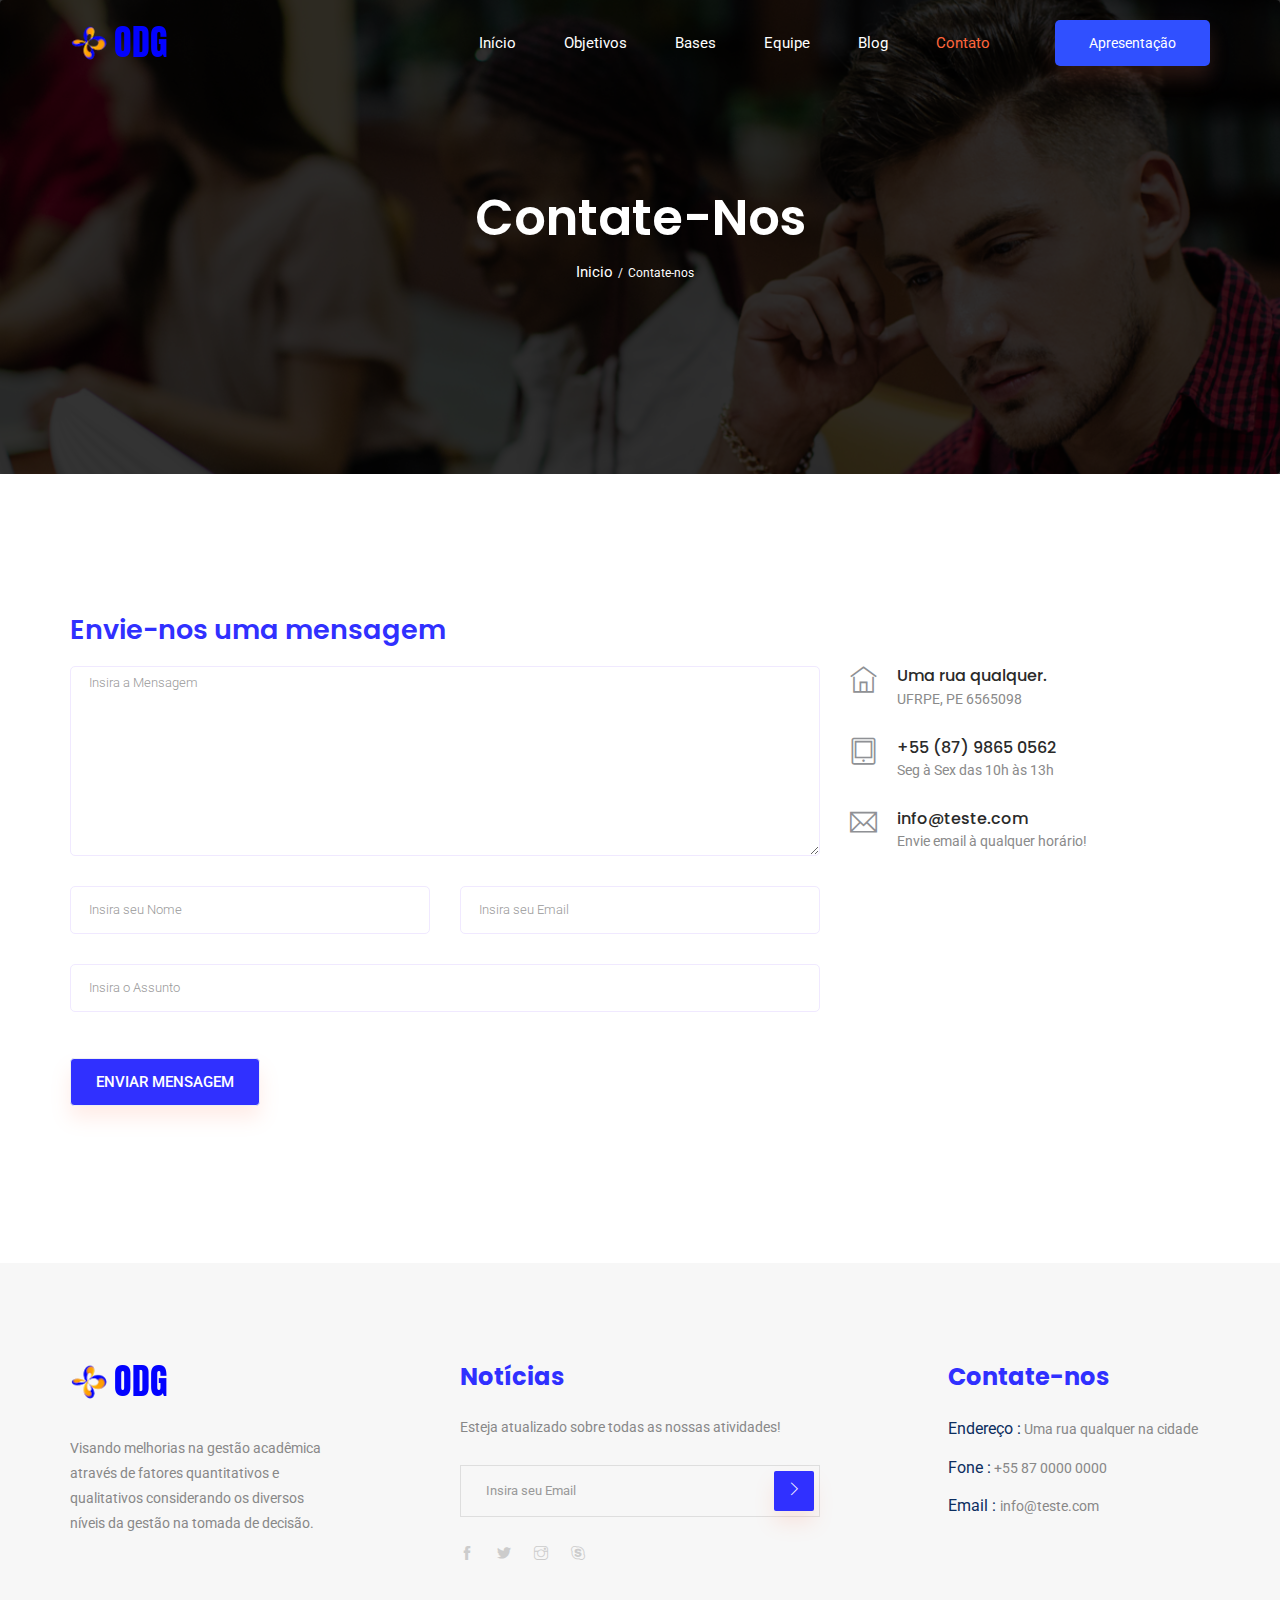
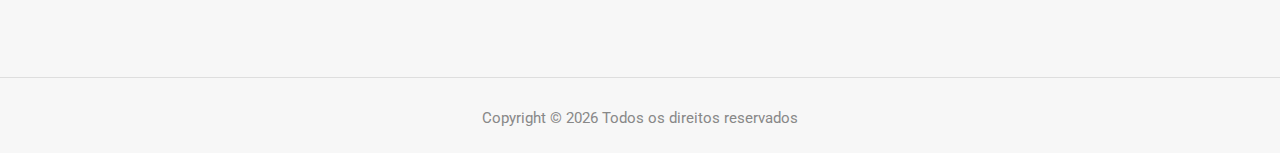
<file: contact.html>
<!doctype html>
<html lang="en">

<head>
    <!-- Required meta tags -->
    <meta charset="utf-8">
    <meta name="viewport" content="width=device-width, initial-scale=1, shrink-to-fit=no">
    <title>Contate-nos - UDG</title>
    <link rel="icon" href="img/favicon.png">
    <!-- Bootstrap CSS -->
    <link rel="stylesheet" href="css/bootstrap.min.css">
    <!-- animate CSS -->
    <link rel="stylesheet" href="css/animate.css">
    <!-- owl carousel CSS -->
    <link rel="stylesheet" href="css/owl.carousel.min.css">
    <!-- themify CSS -->
    <link rel="stylesheet" href="css/themify-icons.css">
    <!-- flaticon CSS -->
    <link rel="stylesheet" href="css/flaticon.css">
    <!-- font awesome CSS -->
    <link rel="stylesheet" href="css/magnific-popup.css">
    <!-- swiper CSS -->
    <link rel="stylesheet" href="css/slick.css">
    <!-- style CSS -->
    <link rel="stylesheet" href="css/style.css">
</head>

<body>
    <!--::header part start::-->
    <header class="main_menu single_page_menu">
        <div class="container">
            <div class="row align-items-center">
                <div class="col-lg-12">
                    <nav class="navbar navbar-expand-lg navbar-light">
                        <a class="navbar-brand" href="index.html"> <img src="img/logo.png" alt="logo"> </a>
                        <button class="navbar-toggler" type="button" data-toggle="collapse" data-target="#navbarSupportedContent" aria-controls="navbarSupportedContent" aria-expanded="false" aria-label="Toggle navigation">
                    <span class="navbar-toggler-icon"></span>
                </button>

                        <div class="collapse navbar-collapse main-menu-item justify-content-end" id="navbarSupportedContent">
                            <ul class="navbar-nav align-items-center">
                                <li class="nav-item">
                                    <a class="nav-link" href="index.html">Início</a>
                                </li>
                                <li class="nav-item">
                                    <a class="nav-link" href="index.html#objetivos">Objetivos</a>
                                </li>
                                <li class="nav-item">
                                    <a class="nav-link" href="index.html#bases">Bases</a>
                                </li>
                                <li class="nav-item">
                                    <a class="nav-link" href="index.html#equipe">Equipe</a>
                                </li>
                                <li class="nav-item">
                                    <a class="nav-link" href="blog.html">Blog</a>
                                </li>
                                <li class="nav-item">
                                    <a class="nav-link" style="color: #ff663b;" href="contact.html">Contato</a>
                                </li>
                                <li class="d-none d-lg-block">
                                    <a class="btn_1" href="index.html#mais">Apresentação</a>
                                </li>
                            </ul>
                        </div>
                    </nav>
                </div>
            </div>
        </div>
    </header>
    <!-- Header part end-->

    <!-- breadcrumb start-->
    <section class="breadcrumb breadcrumb_bg">
        <div class="container">
            <div class="row">
                <div class="col-lg-12">
                    <div class="breadcrumb_iner text-center">
                        <div class="breadcrumb_iner_item">
                            <h2>Contate-nos</h2>
                            <p>Inicio<span>/<span>Contate-nos</p>
                        </div>
                    </div>
                </div>
            </div>
        </div>
    </section>
    <!-- breadcrumb start-->

  <!-- ================ contact section start ================= -->
  <section class="contact-section section_padding">
    <div class="container">

      <div class="row">
        <div class="col-12">
          <h2 class="contact-title">Envie-nos uma mensagem</h2>
        </div>
        <div class="col-lg-8">
          <form class="form-contact contact_form" action="contact_process.php" method="post" id="contactForm" novalidate="novalidate">
            <div class="row">
              <div class="col-12">
                <div class="form-group">
                  
                    <textarea class="form-control w-100" name="message" id="message" cols="30" rows="9" onfocus="this.placeholder = ''" onblur="this.placeholder = 'Insira a Mensagem'" placeholder = 'Insira a Mensagem'></textarea>
                </div>
              </div>
              <div class="col-sm-6">
                <div class="form-group">
                  <input class="form-control" name="name" id="name" type="text" onfocus="this.placeholder = ''" onblur="this.placeholder = 'Insira seu Nome'" placeholder = 'Insira seu Nome'>
                </div>
              </div>
              <div class="col-sm-6">
                <div class="form-group">
                  <input class="form-control" name="email" id="email" type="email" onfocus="this.placeholder = ''" onblur="this.placeholder = 'Insira seu Email'" placeholder = 'Insira seu Email'>
                </div>
              </div>
              <div class="col-12">
                <div class="form-group">
                  <input class="form-control" name="subject" id="subject" type="text" onfocus="this.placeholder = ''" onblur="this.placeholder = 'Insira o Assunto'" placeholder = 'Insira o Assunto'>
                </div>
              </div>
            </div>
            <div class="form-group mt-3">
              <button type="submit" class="button button-contactForm btn_1">Enviar Mensagem</button>
            </div>
          </form>
        </div>
        <div class="col-lg-4">
          <div class="media contact-info">
            <span class="contact-info__icon"><i class="ti-home"></i></span>
                                <div class="media-body">
                                    <h3>Uma rua qualquer.</h3>
                                    <p>UFRPE, PE 6565098</p>
                                </div>
                        </div>
                        <div class="media contact-info">
                            <span class="contact-info__icon"><i class="ti-tablet"></i></span>
                            <div class="media-body">
                                <h3>+55 (87) 9865 0562</h3>
                                <p>Seg à Sex das 10h às 13h</p>
                            </div>
                        </div>
                        <div class="media contact-info">
                            <span class="contact-info__icon"><i class="ti-email"></i></span>
                            <div class="media-body">
                                <h3>info@teste.com</h3>
                                <p>Envie email à qualquer horário!</p>
                            </div>
                        </div>
                    </div>
                </div>
            </div>
    </section>
    <!-- ================ contact section end ================= -->

    <!-- footer part start-->
    <footer class="footer-area">
        <div class="container">
            <div class="row justify-content-between">
                <div class="col-sm-6 col-md-4 col-xl-3">
                    <div class="single-footer-widget footer_1">
                        <a href="index.html"> <img src="img/logo.png" alt=""> </a>
                        <p>Visando melhorias na gestão acadêmica através de fatores quantitativos e qualitativos considerando os diversos níveis da gestão na tomada de decisão. </p>

                    </div>
                </div>
                <div class="col-sm-6 col-md-4 col-xl-4">
                    <div class="single-footer-widget footer_2">
                        <h4>Notícias</h4>
                        <p>Esteja atualizado sobre todas as nossas atividades!
                        </p>
                        <form action="#">
                            <div class="form-group">
                                <div class="input-group mb-3">
                                    <input type="text" class="form-control" placeholder='Insira seu Email' onfocus="this.placeholder = ''" onblur="this.placeholder = 'Insira seu Email'">
                                    <div class="input-group-append">
                                        <button class="btn btn_1" type="button"><i class="ti-angle-right"></i></button>
                                    </div>
                                </div>
                            </div>
                        </form>
                        <div class="social_icon">
                            <a href="#"> <i class="ti-facebook"></i> </a>
                            <a href="#"> <i class="ti-twitter-alt"></i> </a>
                            <a href="#"> <i class="ti-instagram"></i> </a>
                            <a href="#"> <i class="ti-skype"></i> </a>
                        </div>
                    </div>
                </div>
                <div class="col-xl-3 col-sm-6 col-md-4">
                    <div class="single-footer-widget footer_2">
                        <h4>Contate-nos</h4>
                        <div class="contact_info">
                            <p><span> Endereço :</span> Uma rua qualquer na cidade </p>
                            <p><span> Fone :</span> +55 87 0000 0000</p>
                            <p><span> Email : </span>info@teste.com </p>
                        </div>
                    </div>
                </div>
            </div>

        </div>
        <div class="container-fluid">
            <div class="row">
                <div class="col-lg-12">
                    <div class="copyright_part_text text-center">
                        <div class="row">
                            <div class="col-lg-12">
                                <p class="footer-text m-0">
                                    Copyright &copy;
                                    <script>
                                        document.write(new Date().getFullYear());
                                    </script> Todos os direitos reservados
                                </p>
                            </div>
                        </div>
                    </div>
                </div>
            </div>
        </div>
    </footer>
    <!-- footer part end-->

    <!-- jquery plugins here-->
    <!-- jquery -->
    <script src="js/jquery-1.12.1.min.js"></script>
    <!-- popper js -->
    <script src="js/popper.min.js"></script>
    <!-- bootstrap js -->
    <script src="js/bootstrap.min.js"></script>
    <!-- easing js -->
    <script src="js/jquery.magnific-popup.js"></script>
    <!-- swiper js -->
    <script src="js/swiper.min.js"></script>
    <script src="js/jquery.nice-select.min.js"></script>
    <!-- swiper js -->
    <script src="js/masonry.pkgd.js"></script>
    <!-- particles js -->
    <script src="js/owl.carousel.min.js"></script>
    <!-- contact js -->
    <script src="js/jquery.ajaxchimp.min.js"></script>
    <script src="js/jquery.form.js"></script>
    <script src="js/jquery.validate.min.js"></script>
    <script src="js/mail-script.js"></script>
    <script src="js/contact.js"></script>

    <!-- slick js -->
    <script src="js/slick.min.js"></script>
    <script src="js/jquery.counterup.min.js"></script>
    <script src="js/waypoints.min.js"></script>
    <!-- custom js -->
    <script src="js/custom.js"></script>
</body>

</html>
</file>
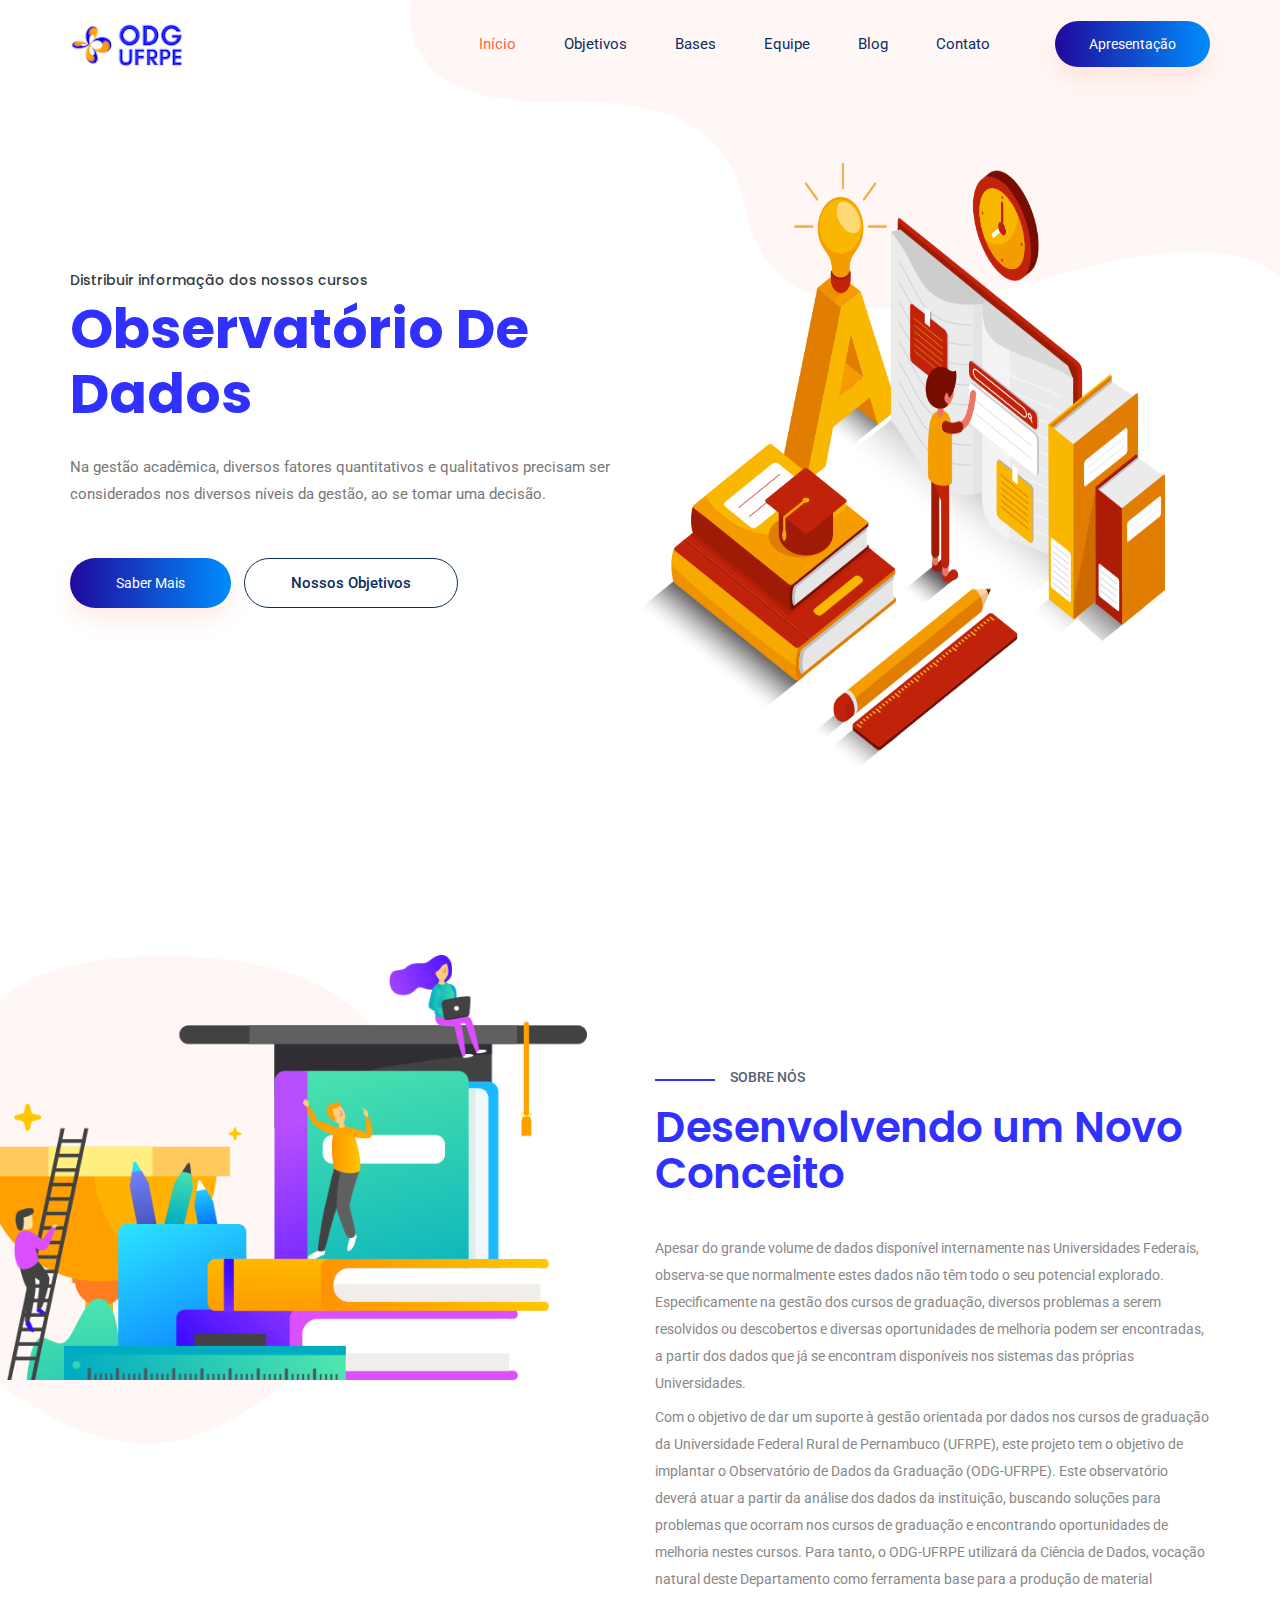
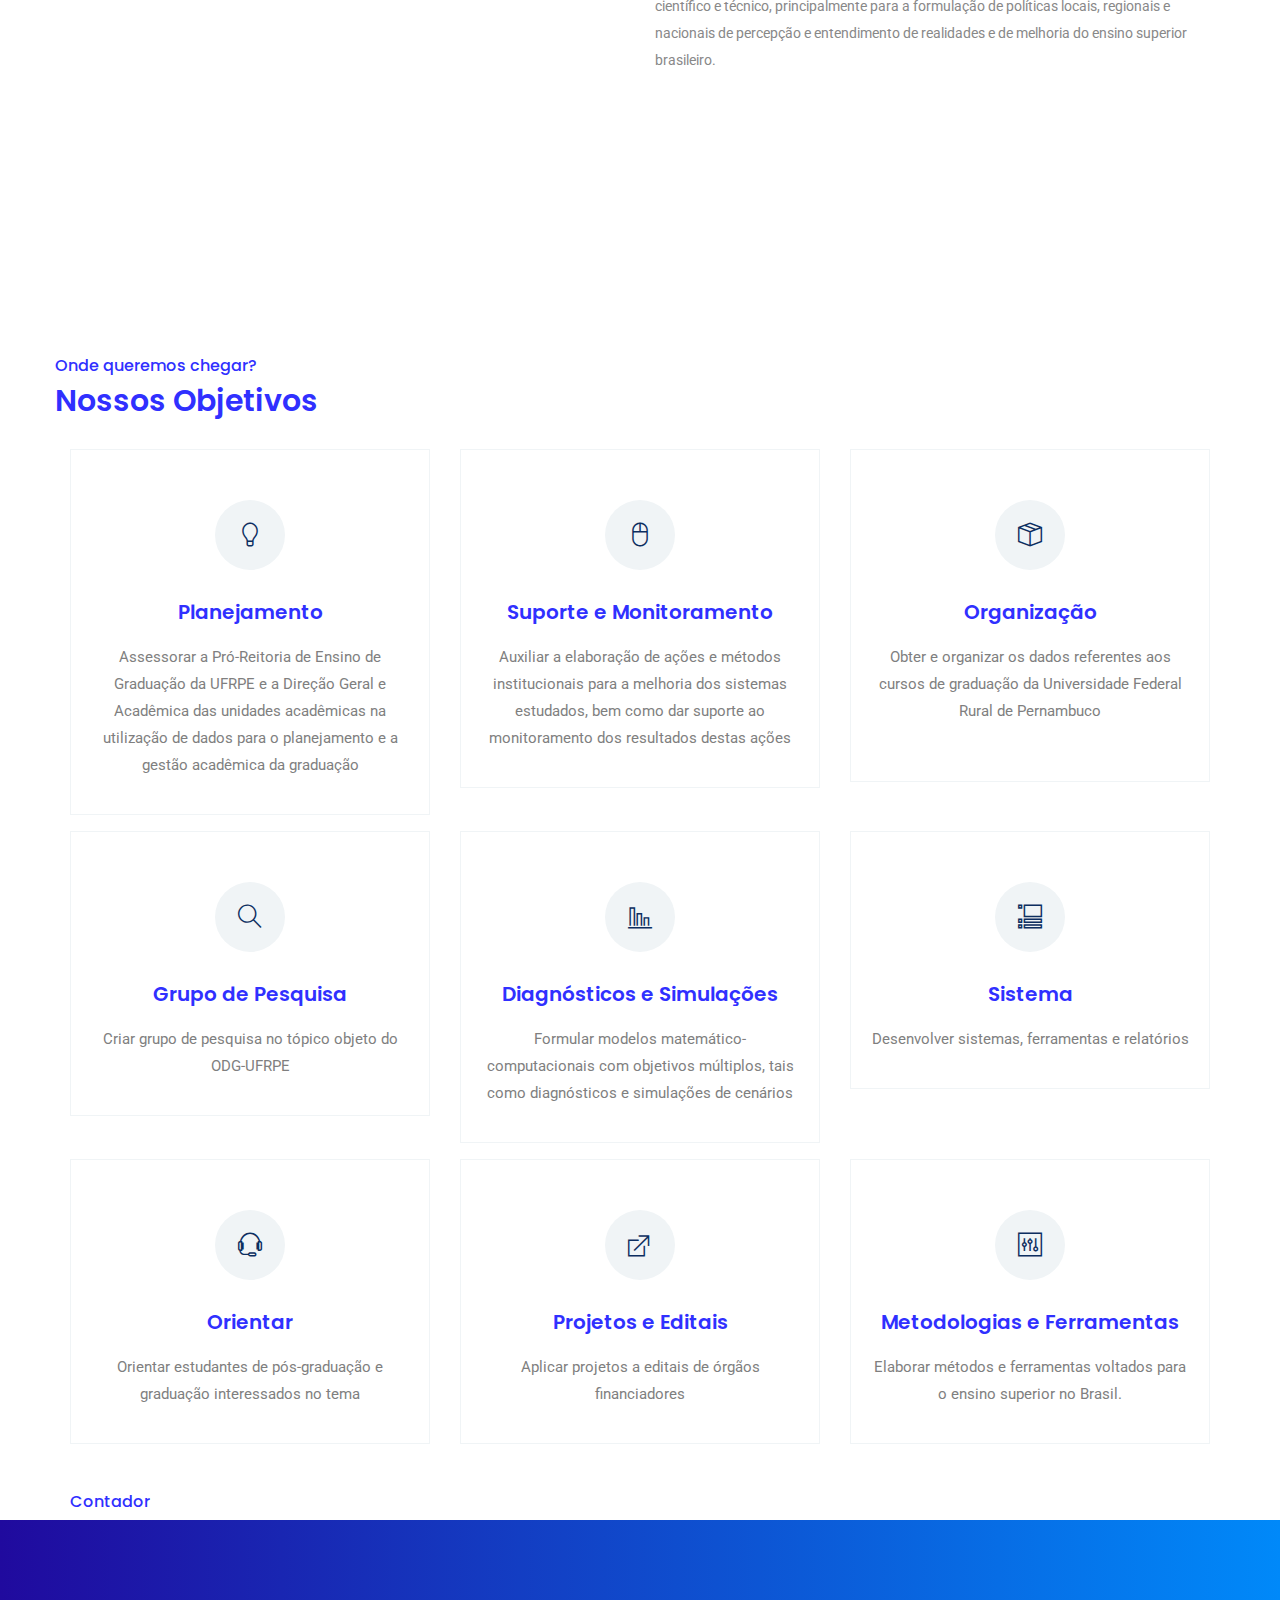
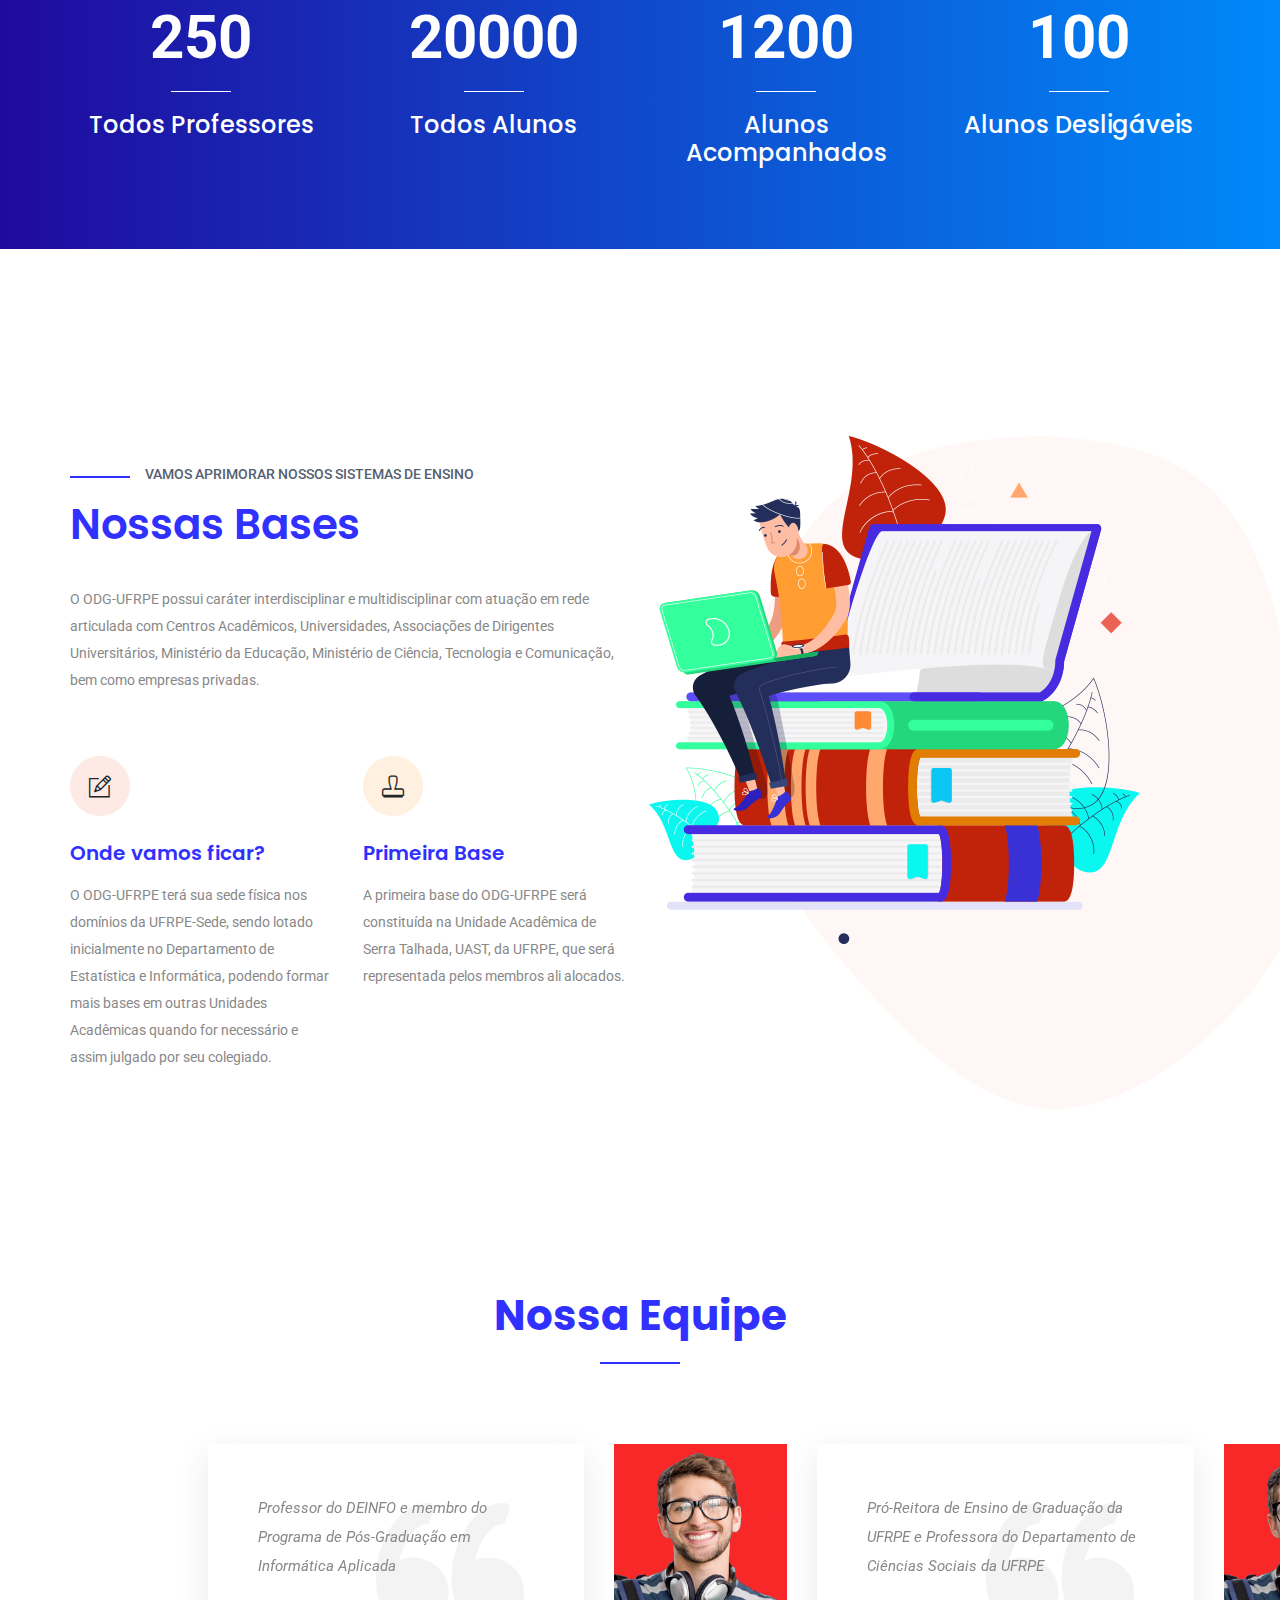
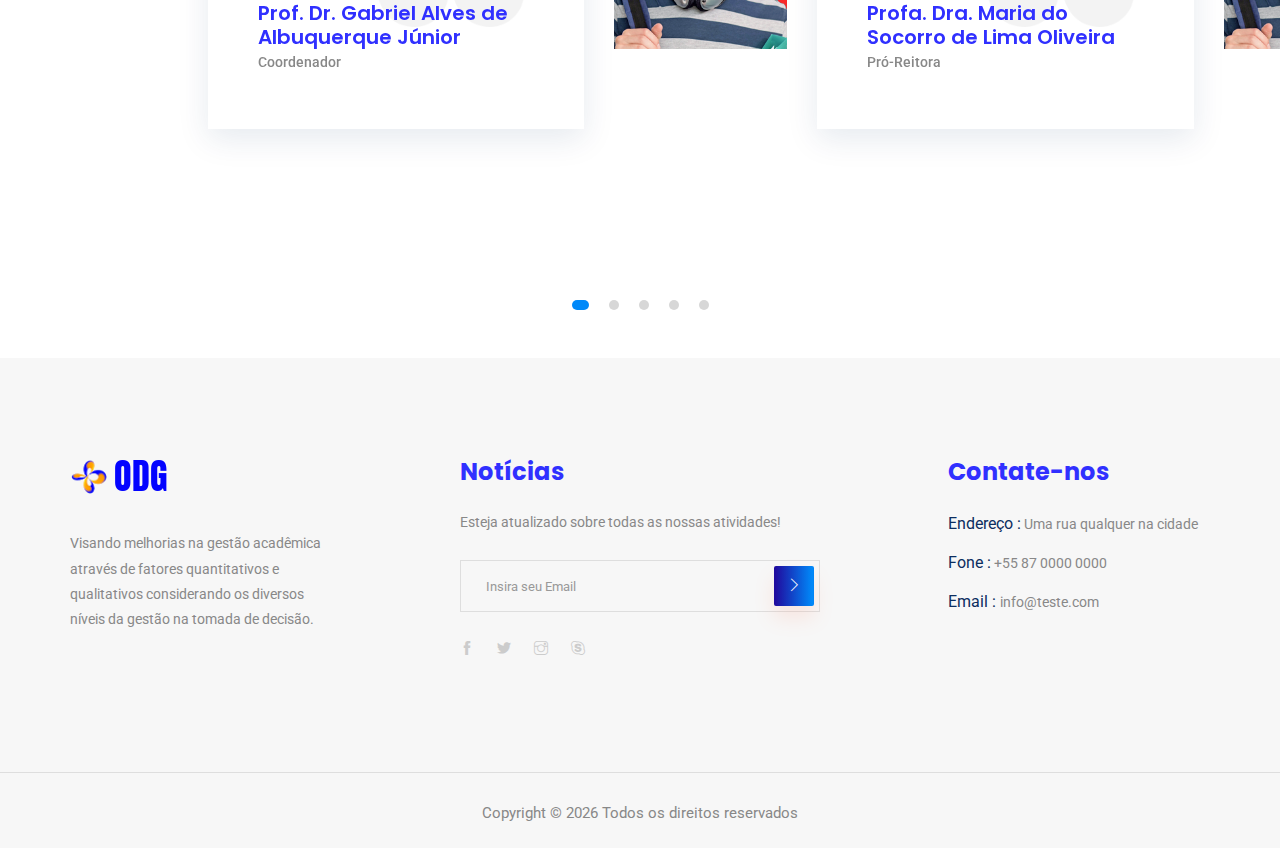
<file: index2.html>
<!doctype html>
<html lang="en">

<head>
    <!-- Required meta tags -->
    <meta charset="utf-8">
    <meta name="viewport" content="width=device-width, initial-scale=1, shrink-to-fit=no">
    <title>3030ff - Observatório de Dados da Graduação - UFRPE</title>
    <link rel="icon" href="img/favicon.png">
    <!-- Bootstrap CSS -->
    <link rel="stylesheet" href="css/bootstrap.min.css">
    <!-- animate CSS -->
    <link rel="stylesheet" href="css/animate.css">
    <!-- owl carousel CSS -->
    <link rel="stylesheet" href="css/owl.carousel.min.css">
    <!-- themify CSS -->
    <link rel="stylesheet" href="css/themify-icons.css">
    <!-- flaticon CSS -->
    <link rel="stylesheet" href="css/flaticon.css">
    <!-- font awesome CSS -->
    <link rel="stylesheet" href="css/magnific-popup.css">
    <!-- swiper CSS -->
    <link rel="stylesheet" href="css/slick.css">
    <!-- style CSS -->
    <link rel="stylesheet" href="css/style30.css">
</head>

<body>
    <!--::header part start::-->
    <header class="main_menu home_menu">
        <div class="container">
            <div class="row align-items-center">
                <div class="col-lg-12">
                    <nav class="navbar navbar-expand-lg navbar-light">
                        <a class="navbar-brand" href="index.html"> <img src="img/logo3030.png" alt="logo"> </a>
                        <button class="navbar-toggler" type="button" data-toggle="collapse" data-target="#navbarSupportedContent" aria-controls="navbarSupportedContent" aria-expanded="false" aria-label="Toggle navigation">
                            <span class="navbar-toggler-icon"></span>
                        </button>

                        <div class="collapse navbar-collapse main-menu-item justify-content-end" id="navbarSupportedContent">
                            <ul class="navbar-nav align-items-center">
                                <li class="nav-item">
                                    <a class="nav-link" style="color: #ff663b;" href="index.html">Início</a>
                                </li>
                                <li class="nav-item">
                                    <a class="nav-link" href="#objetivos">Objetivos</a>
                                </li>
                                <li class="nav-item">
                                    <a class="nav-link" href="#bases">Bases</a>
                                </li>
                                <li class="nav-item">
                                    <a class="nav-link" href="#equipe">Equipe</a>
                                </li>
                                <li class="nav-item">
                                    <a class="nav-link" href="blog.html">Blog</a>
                                </li>
                                <li class="nav-item">
                                    <a class="nav-link" href="contact.html">Contato</a>
                                </li>
                                <li class="d-none d-lg-block">
                                    <a class="btn_1" href="#mais">Apresentação</a>
                                </li>
                            </ul>
                        </div>
                    </nav>
                </div>
            </div>
        </div>
    </header>
    <!-- Header part end-->

    <!-- banner part start-->
    <section class="banner_part" id="apresentacao">
        <div class="container">
            <div class="row align-items-center">
                <div class="col-lg-6 col-xl-6">
                    <div class="banner_text">
                        <div class="banner_text_iner">
                            <h6 class="text-dark">Distribuir informação dos nossos cursos</h6>
                            <h1>Observatório de Dados</h1>
                            <p>Na gestão acadêmica, diversos fatores quantitativos e qualitativos precisam ser considerados nos diversos níveis da gestão, ao se tomar uma decisão.</p>
                            <a href="#mais" class="btn_1">Saber Mais </a>
                            <a href="#objetivos" class="btn_2">Nossos Objetivos </a>
                        </div>
                    </div>
                </div>
            </div>
        </div>
    </section>
    <!-- banner part start-->

    <!-- learning part start-->
    <section class="learning_part" id="mais">
        <div class="container">
            <div class="row align-items-sm-start align-items-lg-center">
                <div class="col-md-6 col-lg-6">
                    <div class="learning_img">
                        <img src="img/learning_img.png" alt="">
                    </div>
                </div>
                <div class="col-md-6 col-lg-6">
                    <div class="learning_member_text">
                        <h5>Sobre nós</h5>
                        <h2>Desenvolvendo um Novo Conceito</h2>
                        <p>Apesar do grande volume de dados disponível internamente nas Universidades Federais, observa-se que normalmente estes dados não têm todo o seu potencial explorado. Especificamente na gestão dos cursos de graduação, diversos problemas
                            a serem resolvidos ou descobertos e diversas oportunidades de melhoria podem ser encontradas, a partir dos dados que já se encontram disponíveis nos sistemas das próprias Universidades.</p>
                        <p>Com o objetivo de dar um suporte à gestão orientada por dados nos cursos de graduação da Universidade Federal Rural de Pernambuco (UFRPE), este projeto tem o objetivo de implantar o Observatório de Dados da Graduação (ODG-UFRPE).
                            Este observatório deverá atuar a partir da análise dos dados da instituição, buscando soluções para problemas que ocorram nos cursos de graduação e encontrando oportunidades de melhoria nestes cursos. Para tanto, o ODG-UFRPE
                            utilizará da Ciência de Dados, vocação natural deste Departamento como ferramenta base para a produção de material científico e técnico, principalmente para a formulação de políticas locais, regionais e nacionais de percepção
                            e entendimento de realidades e de melhoria do ensino superior brasileiro.</p>

                    </div>
                </div>
            </div>
        </div>
    </section>
    <!-- learning part end-->

    <!-- feature_part start-->
    <section class="feature_part">
        <div class="container" id="objetivos">
            <div class="row">
                <div class="learning_member_text" id="texto">
                    <h5>Onde queremos chegar?</h5>
                    <h2 class="mb-30">Nossos Objetivos</h2>
                </div>

            </div>
            <div class="row mb-3">
                <div class="col-sm-6 col-xl-4">
                    <div class="single_feature">
                        <div class="single_feature_part">
                            <span class="single_feature_icon"><i class="ti-light-bulb"></i></span>
                            <h4>Planejamento</h4>
                            <p> Assessorar a Pró-Reitoria de Ensino de Graduação da UFRPE e a Direção Geral e Acadêmica das unidades acadêmicas na utilização de dados para o planejamento e a gestão acadêmica da graduação</p>
                        </div>
                    </div>
                </div>
                <div class="col-sm-6 col-xl-4">
                    <div class="single_feature">
                        <div class="single_feature_part">
                            <span class="single_feature_icon"><i class="ti-mouse-alt"></i></span>
                            <h4>Suporte e Monitoramento</h4>
                            <p>Auxiliar a elaboração de ações e métodos institucionais para a melhoria dos sistemas estudados, bem como dar suporte ao monitoramento dos resultados destas ações</p>
                        </div>
                    </div>
                </div>
                <div class="col-sm-6 col-xl-4">
                    <div class="single_feature">
                        <div class="single_feature_part single_feature_part_2">
                            <span class="single_service_icon style_icon"><i class="ti-package"></i></span>
                            <h4>Organização</h4>
                            <p>Obter e organizar os dados referentes aos cursos de graduação da Universidade Federal Rural de Pernambuco</p>
                            <br style="font-size: 50pt;">

                        </div>
                    </div>
                </div>
            </div>

            <div class="row mb-3">
                <div class="col-sm-6 col-xl-4">
                    <div class="single_feature">
                        <div class="single_feature_part">
                            <span class="single_feature_icon"><i class="ti-search"></i></span>
                            <h4>Grupo de Pesquisa</h4>
                            <p>Criar grupo de pesquisa no tópico objeto do ODG-UFRPE</p>
                        </div>
                    </div>
                </div>
                <div class="col-sm-6 col-xl-4">
                    <div class="single_feature">
                        <div class="single_feature_part">
                            <span class="single_feature_icon"><i class="ti-bar-chart-alt"></i></span>
                            <h4>Diagnósticos e Simulações</h4>
                            <p>Formular modelos matemático-computacionais com objetivos múltiplos, tais como diagnósticos e simulações de cenários</p>
                        </div>
                    </div>
                </div>
                <div class="col-sm-6 col-xl-4">
                    <div class="single_feature">
                        <div class="single_feature_part single_feature_part_2">
                            <span class="single_service_icon style_icon"><i class="ti-layout-accordion-list"></i></span>
                            <h4>Sistema</h4>
                            <p>Desenvolver sistemas, ferramentas e relatórios</p>
                        </div>
                    </div>
                </div>
            </div>

            <div class="row mb-3">

                <div class="col-sm-6 col-xl-4">
                    <div class="single_feature">
                        <div class="single_feature_part">
                            <span class="single_feature_icon"><i class="ti-headphone-alt"></i></span>
                            <h4>Orientar</h4>
                            <p>Orientar estudantes de pós-graduação e graduação interessados no tema</p>
                        </div>
                    </div>
                </div>
                <div class="col-sm-6 col-xl-4">
                    <div class="single_feature">
                        <div class="single_feature_part">
                            <span class="single_feature_icon"><i class="ti-new-window"></i></span>
                            <h4>Projetos e Editais</h4>
                            <p>Aplicar projetos a editais de órgãos financiadores</p>
                        </div>
                    </div>
                </div>
                <div class="col-sm-6 col-xl-4">
                    <div class="single_feature">
                        <div class="single_feature_part single_feature_part_2">
                            <span class="single_service_icon style_icon"><i class="ti-panel"></i></span>
                            <h4>Metodologias e Ferramentas</h4>
                            <p>Elaborar métodos e ferramentas voltados para o ensino superior no Brasil.</p>
                        </div>
                    </div>
                </div>
            </div>
        </div>
    </section>
    <!-- upcoming_event part start-->

    <!-- member_counter counter start -->
    <div class="container mt-5">
        <div class="learning_member_text" id='texto'>
            <h5>Contador</h5>
        </div>
    </div>
    <section class="member_counter mb-5">
        <div class="container">
            <div class="row">
                <div class="col-lg-3 col-sm-6">
                    <div class="single_member_counter">
                        <span class="counter">250</span>
                        <h4>Todos Professores</h4>
                    </div>
                </div>
                <div class="col-lg-3 col-sm-6">
                    <div class="single_member_counter">
                        <span class="counter">20000</span>
                        <h4> Todos Alunos</h4>
                    </div>
                </div>
                <div class="col-lg-3 col-sm-6">
                    <div class="single_member_counter">
                        <span class="counter">1200</span>
                        <h4>Alunos Acompanhados</h4>
                    </div>
                </div>
                <div class="col-lg-3 col-sm-6">
                    <div class="single_member_counter">
                        <span class="counter">100</span>
                        <h4>Alunos Desligáveis</h4>
                    </div>
                </div>
            </div>
        </div>
    </section>
    <!-- member_counter counter end -->

    <!-- learning part start -->
    <section class="advance_feature learning_part" id="bases">
        <div class="container">
            <div class="row align-items-sm-center align-items-xl-stretch">
                <div class="col-md-6 col-lg-6">
                    <div class="learning_member_text">
                        <h5>Vamos Aprimorar Nossos Sistemas de Ensino</h5>
                        <h2>Nossas Bases</h2>
                        <p>O ODG-UFRPE possui caráter interdisciplinar e multidisciplinar com atuação em rede articulada com Centros Acadêmicos, Universidades, Associações de Dirigentes Universitários, Ministério da Educação, Ministério de Ciência, Tecnologia
                            e Comunicação, bem como empresas privadas.
                        </p>
                        <div class="row">
                            <div class="col-sm-6 col-md-12 col-lg-6">
                                <div class="learning_member_text_iner">
                                    <span class="ti-pencil-alt"></span>
                                    <h4>Onde vamos ficar?</h4>
                                    <p>O ODG-UFRPE terá sua sede física nos domínios da UFRPE-Sede, sendo lotado inicialmente no Departamento de Estatística e Informática, podendo formar mais bases em outras Unidades Acadêmicas quando for necessário e assim
                                        julgado por seu colegiado.
                                    </p>
                                </div>
                            </div>
                            <div class="col-sm-6 col-md-12 col-lg-6">
                                <div class="learning_member_text_iner">
                                    <span class="ti-stamp"></span>
                                    <h4>Primeira Base</h4>
                                    <p>A primeira base do ODG-UFRPE será constituída na Unidade Acadêmica de Serra Talhada, UAST, da UFRPE, que será representada pelos membros ali alocados.</p>
                                </div>
                            </div>
                        </div>
                    </div>
                </div>
                <div class="col-lg-6 col-md-6">
                    <div class="learning_img">
                        <img src="img/advance_feature_img.png" alt="">
                    </div>
                </div>
            </div>
        </div>
    </section>
    <!-- learning part end-->

    <!--::review_part start::-->
    <h1 id="equipe" class="mb-5"></h1>

    <section class="testimonial_part mb-5">
        <div class="container-fluid">
            <div class="row justify-content-center">
                <div class="col-xl-5">
                    <div class="section_tittle text-center">
                        <h2>Nossa Equipe</h2>
                    </div>
                </div>
            </div>
            <div class="row">
                <div class="col-lg-12">
                    <div class="textimonial_iner owl-carousel">
                        <div class="testimonial_slider">
                            <div class="row">
                                <div class="col-lg-8 col-xl-4 col-sm-8 align-self-center">
                                    <div class="testimonial_slider_text">
                                        <p>Professor do DEINFO e membro do Programa de Pós-Graduação em Informática Aplicada</p>
                                        <h4>Prof. Dr. Gabriel Alves de Albuquerque Júnior</h4>
                                        <h5> Coordenador</h5>
                                    </div>
                                </div>
                                <div class="col-lg-4 col-xl-2 col-sm-4">
                                    <div class="testimonial_slider_img">
                                        <img src="img/testimonial_img_1.png" alt="#">
                                    </div>
                                </div>
                                <div class="col-xl-4 d-none d-xl-block">
                                    <div class="testimonial_slider_text">
                                        <p>Pró-Reitora de Ensino de Graduação da UFRPE e Professora do Departamento de Ciências Sociais da UFRPE</p>
                                        <h4>Profa. Dra. Maria do Socorro de Lima Oliveira</h4>
                                        <h5> Pró-Reitora</h5>
                                    </div>
                                </div>
                                <div class="col-xl-2 d-none d-xl-block">
                                    <div class="testimonial_slider_img">
                                        <img src="img/testimonial_img_1.png" alt="#">
                                    </div>
                                </div>
                            </div>
                        </div>

                        <div class="testimonial_slider">
                            <div class="row">
                                <div class="col-lg-8 col-xl-4 col-sm-8 align-self-center">
                                    <div class="testimonial_slider_text">
                                        <p>Professor do Departamento de Estatística e Informática e membro do Programa de Pós-Graduação em Biometria e Estatística Aplicada</p>
                                        <h4>Prof. Dr. Cláudio Tadeu Cristino</h4>
                                        <h5>Professor do DEI</h5>
                                    </div>
                                </div>
                                <div class="col-lg-4 col-xl-2 col-sm-4">
                                    <div class="testimonial_slider_img">
                                        <img src="img/testimonial_img_2.png" alt="#">
                                    </div>
                                </div>
                                <div class="col-xl-4 d-none d-xl-block">
                                    <div class="testimonial_slider_text">
                                        <p>Professor de Departamento de Computação e membro dos Programas de Pós-Graduação em Informática Aplicada e Biometria e Estatística Aplicada</p>
                                        <h4>Prof. Dr. Rafael Ferreira Leite de Mello</h4>
                                        <h5>Professor do Departamento de Computação</h5>
                                    </div>
                                </div>
                                <div class="col-xl-2 d-none d-xl-block">
                                    <div class="testimonial_slider_img">
                                        <img src="img/testimonial_img_1.png" alt="#">
                                    </div>
                                </div>
                            </div>
                        </div>

                        <div class="testimonial_slider">
                            <div class="row">
                                <div class="col-lg-8 col-xl-4 col-sm-8 align-self-center">
                                    <div class="testimonial_slider_text">
                                        <p>Professor do Departamento de Química da UFRPE e Programa de Pós-Graduação em Ensino de Ciências</p>
                                        <h4>Prof. Dr. Marcelo Brito Carneiro Leão</h4>
                                        <h5>Professor do Departamento de Química</h5>
                                    </div>
                                </div>
                                <div class="col-lg-4 col-xl-2 col-sm-4">
                                    <div class="testimonial_slider_img">
                                        <img src="img/testimonial_img_3.png" alt="#">
                                    </div>
                                </div>
                                <div class="col-xl-4 d-none d-xl-block">
                                    <div class="testimonial_slider_text">
                                        <p>Servidor da UFRPE, especialista em Educação, atual Diretor do Núcleo de Relações Institucionais e Convênios - NURIC/UFRPE</p>
                                        <h4>MSc. Dalton Francisco de Araújo</h4>
                                        <h5>Diretor do NURIC/UFRPE</h5>
                                    </div>
                                </div>
                                <div class="col-xl-2 d-none d-xl-block">
                                    <div class="testimonial_slider_img">
                                        <img src="img/testimonial_img_1.png" alt="#">
                                    </div>
                                </div>
                            </div>
                        </div>

                        <div class="testimonial_slider">
                            <div class="row">
                                <div class="col-lg-8 col-xl-4 col-sm-8 align-self-center">
                                    <div class="testimonial_slider_text">
                                        <p>Professor do Curso de Bacharelado em Sistemas da Informação da Unidade Acadêmica de Serra Talhada (UAST)</p>
                                        <h4>Prof. MSc. Hidelberg Oliveira Albuquerque</h4>
                                        <h5>Professor do Curso BSI UAST</h5>
                                    </div>
                                </div>
                                <div class="col-lg-4 col-xl-2 col-sm-4">
                                    <div class="testimonial_slider_img">
                                        <img src="img/testimonial_img_2.png" alt="#">
                                    </div>
                                </div>
                                <div class="col-xl-4 d-none d-xl-block">
                                    <div class="testimonial_slider_text">
                                        <p>Professor do Curso de Bacharelado em Sistemas da Informação da Unidade Acadêmica de Serra Talhada (UAST)</p>
                                        <h4>Prof. MSc. Héldon José Oliveira Albuquerque</h4>
                                        <h5>Professor do Curso BSI UAST</h5>
                                    </div>
                                </div>
                                <div class="col-xl-2 d-none d-xl-block">
                                    <div class="testimonial_slider_img">
                                        <img src="img/testimonial_img_1.png" alt="#">
                                    </div>
                                </div>
                            </div>
                        </div>

                        <div class="testimonial_slider">
                            <div class="row">
                                <div class="col-lg-8 col-xl-4 col-sm-8 align-self-center">
                                    <div class="testimonial_slider_text">
                                        <p>Professora do Curso de Bacharelado em Ciências Econômicas da Unidade Acadêmica de Serra Talhada (UAST)</p>
                                        <h4>Profa. Dra. Loraine Menêses dos Santos</h4>
                                        <h5>Professora do Curso BCE UAST</h5>
                                    </div>
                                </div>
                                <div class="col-lg-4 col-xl-2 col-sm-4">
                                    <div class="testimonial_slider_img">
                                        <img src="img/testimonial_img_2.png" alt="#">
                                    </div>
                                </div>
                                <div class="col-xl-4 d-none d-xl-block">
                                    <div class="testimonial_slider_text">
                                        <p>Professora do Curso de Bacharelado em Ciências Econômicas da Unidade Acadêmica de Serra Talhada (UAST)</p>
                                        <h4>Profa. Dra. Priscila Michelle Rodrigues Freitas</h4>
                                        <h5>Professora do Curso BCE UAST</h5>
                                    </div>
                                </div>
                                <div class="col-xl-2 d-none d-xl-block">
                                    <div class="testimonial_slider_img">
                                        <img src="img/testimonial_img_1.png" alt="#">
                                    </div>
                                </div>
                            </div>
                        </div>
                    </div>
                </div>

            </div>
        </div>
    </section>
    <!--::blog_part end::-->


    <!-- footer part start-->
    <footer class="footer-area">
        <div class="container">
            <div class="row justify-content-between">
                <div class="col-sm-6 col-md-4 col-xl-3">
                    <div class="single-footer-widget footer_1">
                        <a href="index.html"> <img src="img/logo.png" alt=""> </a>
                        <p>Visando melhorias na gestão acadêmica através de fatores quantitativos e qualitativos considerando os diversos níveis da gestão na tomada de decisão. </p>

                    </div>
                </div>
                <div class="col-sm-6 col-md-4 col-xl-4">
                    <div class="single-footer-widget footer_2">
                        <h4>Notícias</h4>
                        <p>Esteja atualizado sobre todas as nossas atividades!
                        </p>
                        <form action="#">
                            <div class="form-group">
                                <div class="input-group mb-3">
                                    <input type="text" class="form-control" placeholder='Insira seu Email' onfocus="this.placeholder = ''" onblur="this.placeholder = 'Insira seu Email'">
                                    <div class="input-group-append">
                                        <button class="btn btn_1" type="button"><i class="ti-angle-right"></i></button>
                                    </div>
                                </div>
                            </div>
                        </form>
                        <div class="social_icon">
                            <a href="#"> <i class="ti-facebook"></i> </a>
                            <a href="#"> <i class="ti-twitter-alt"></i> </a>
                            <a href="#"> <i class="ti-instagram"></i> </a>
                            <a href="#"> <i class="ti-skype"></i> </a>
                        </div>
                    </div>
                </div>
                <div class="col-xl-3 col-sm-6 col-md-4">
                    <div class="single-footer-widget footer_2">
                        <h4>Contate-nos</h4>
                        <div class="contact_info">
                            <p><span> Endereço :</span> Uma rua qualquer na cidade </p>
                            <p><span> Fone :</span> +55 87 0000 0000</p>
                            <p><span> Email : </span>info@teste.com </p>
                        </div>
                    </div>
                </div>
            </div>

        </div>
        <div class="container-fluid">
            <div class="row">
                <div class="col-lg-12">
                    <div class="copyright_part_text text-center">
                        <div class="row">
                            <div class="col-lg-12">
                                <p class="footer-text m-0">
                                    Copyright &copy;
                                    <script>
                                        document.write(new Date().getFullYear());
                                    </script> Todos os direitos reservados
                                </p>
                            </div>
                        </div>
                    </div>
                </div>
            </div>
        </div>
    </footer>
    <!-- footer part end-->

    <!-- jquery plugins here-->
    <!-- jquery -->
    <script src="js/jquery-1.12.1.min.js"></script>
    <!-- popper js -->
    <script src="js/popper.min.js"></script>
    <!-- bootstrap js -->
    <script src="js/bootstrap.min.js"></script>
    <!-- easing js -->
    <script src="js/jquery.magnific-popup.js"></script>
    <!-- swiper js -->
    <script src="js/swiper.min.js"></script>
    <!-- swiper js -->
    <script src="js/masonry.pkgd.js"></script>
    <!-- particles js -->
    <script src="js/owl.carousel.min.js"></script>
    <script src="js/jquery.nice-select.min.js"></script>
    <!-- swiper js -->
    <script src="js/slick.min.js"></script>
    <script src="js/jquery.counterup.min.js"></script>
    <script src="js/waypoints.min.js"></script>
    <!-- custom js -->
    <script src="js/custom.js"></script>
</body>

</html>
</file>
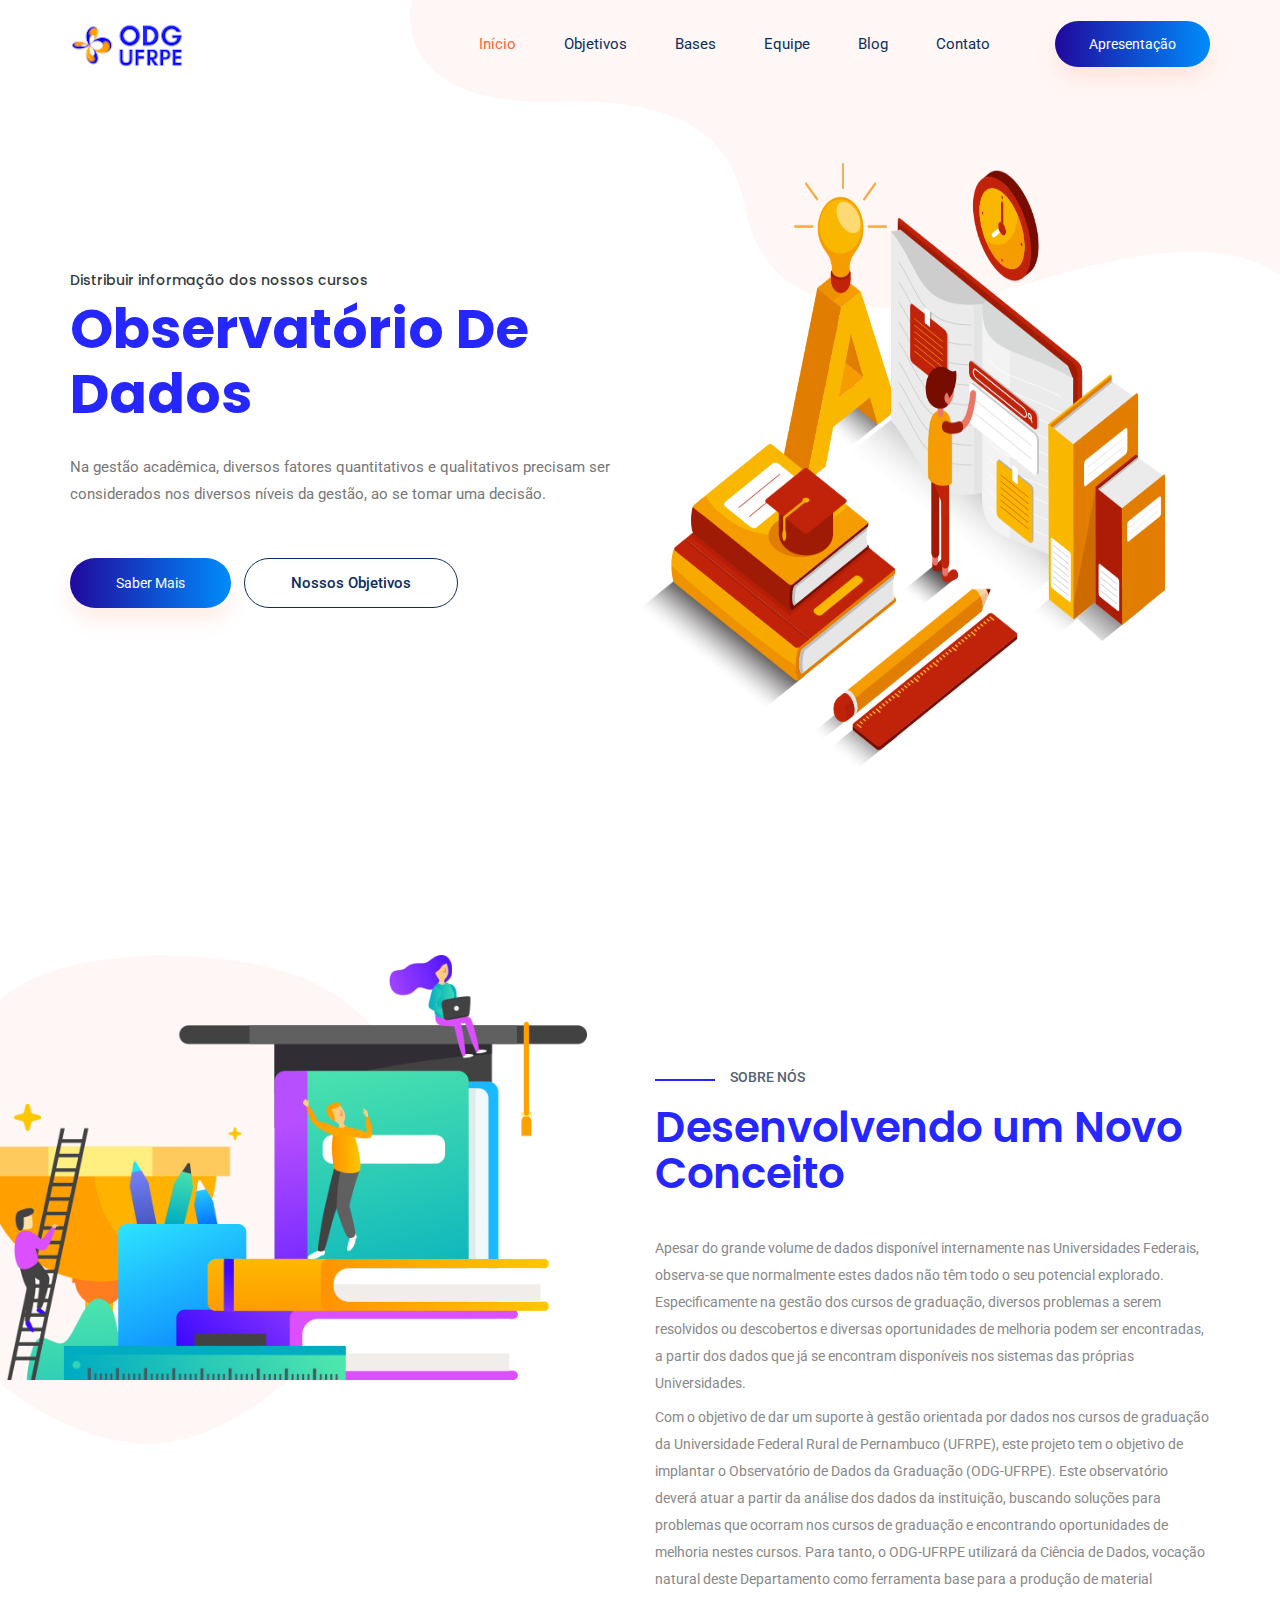
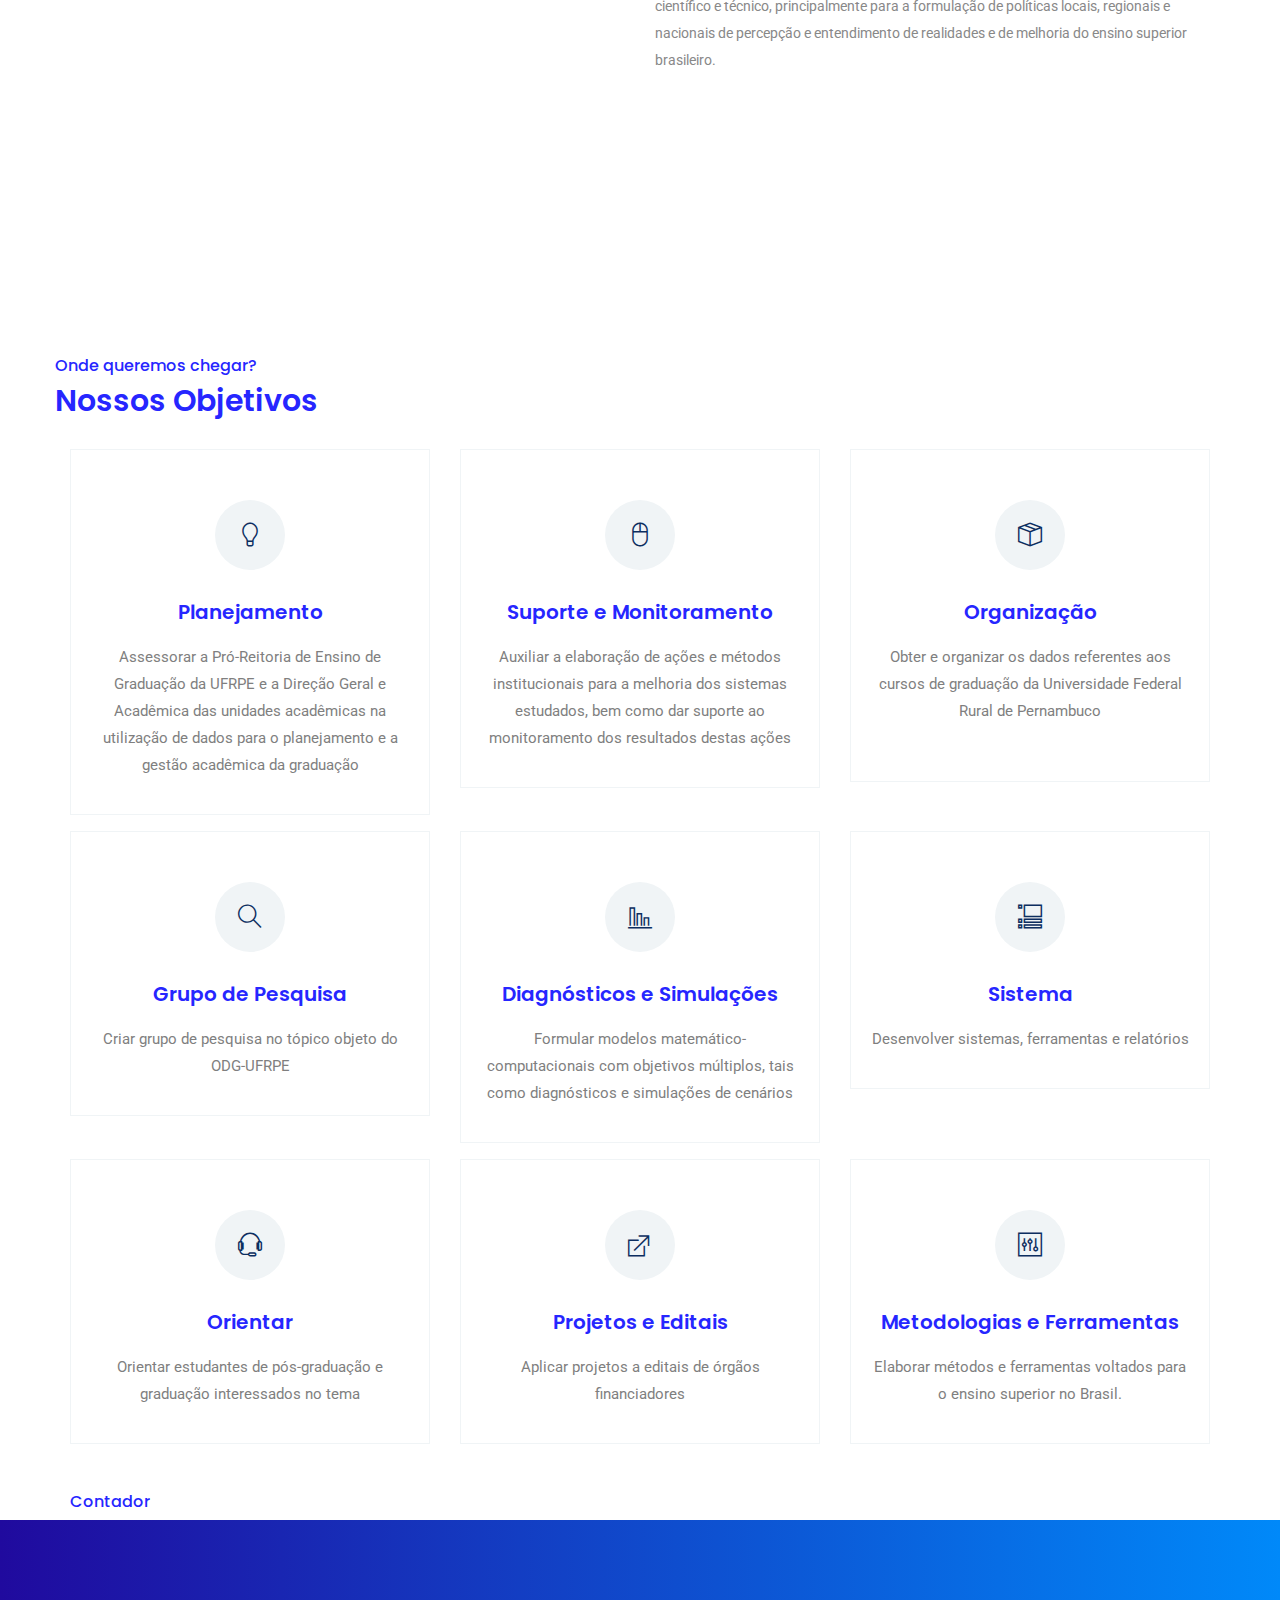
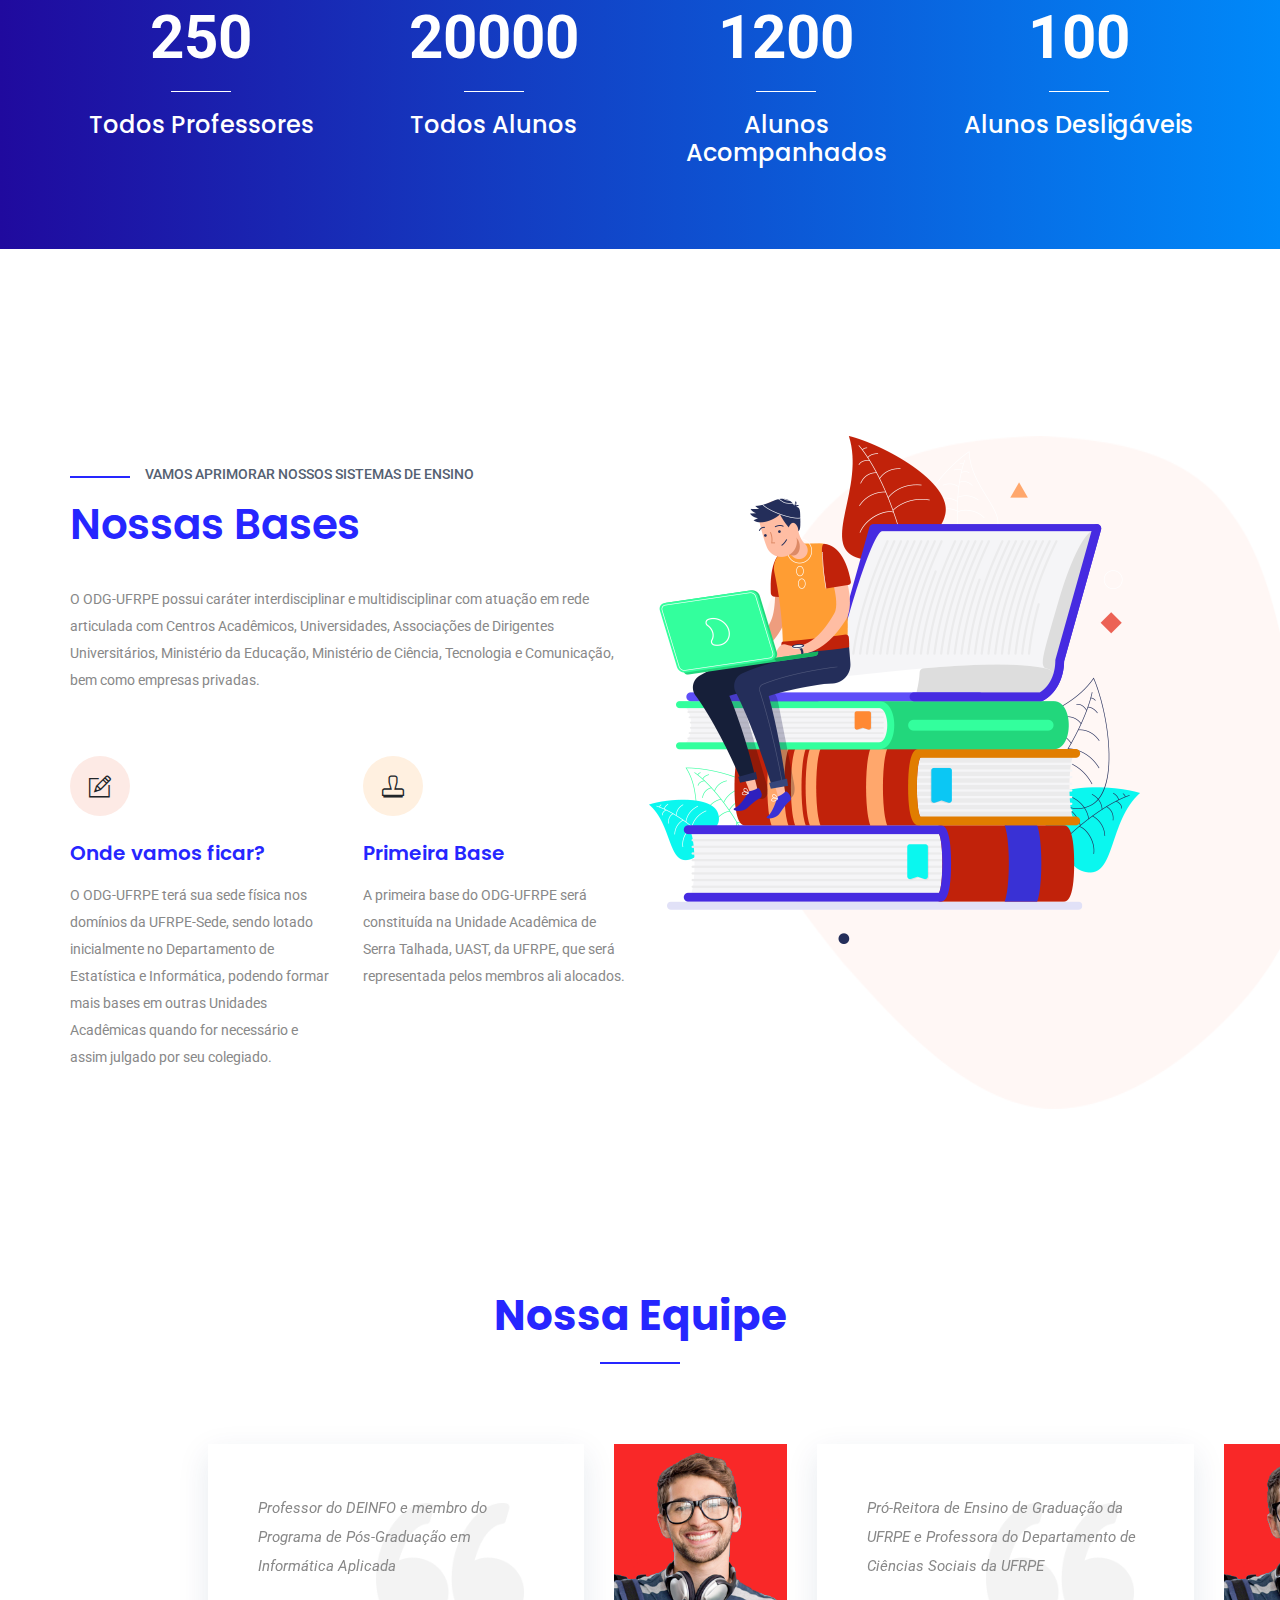
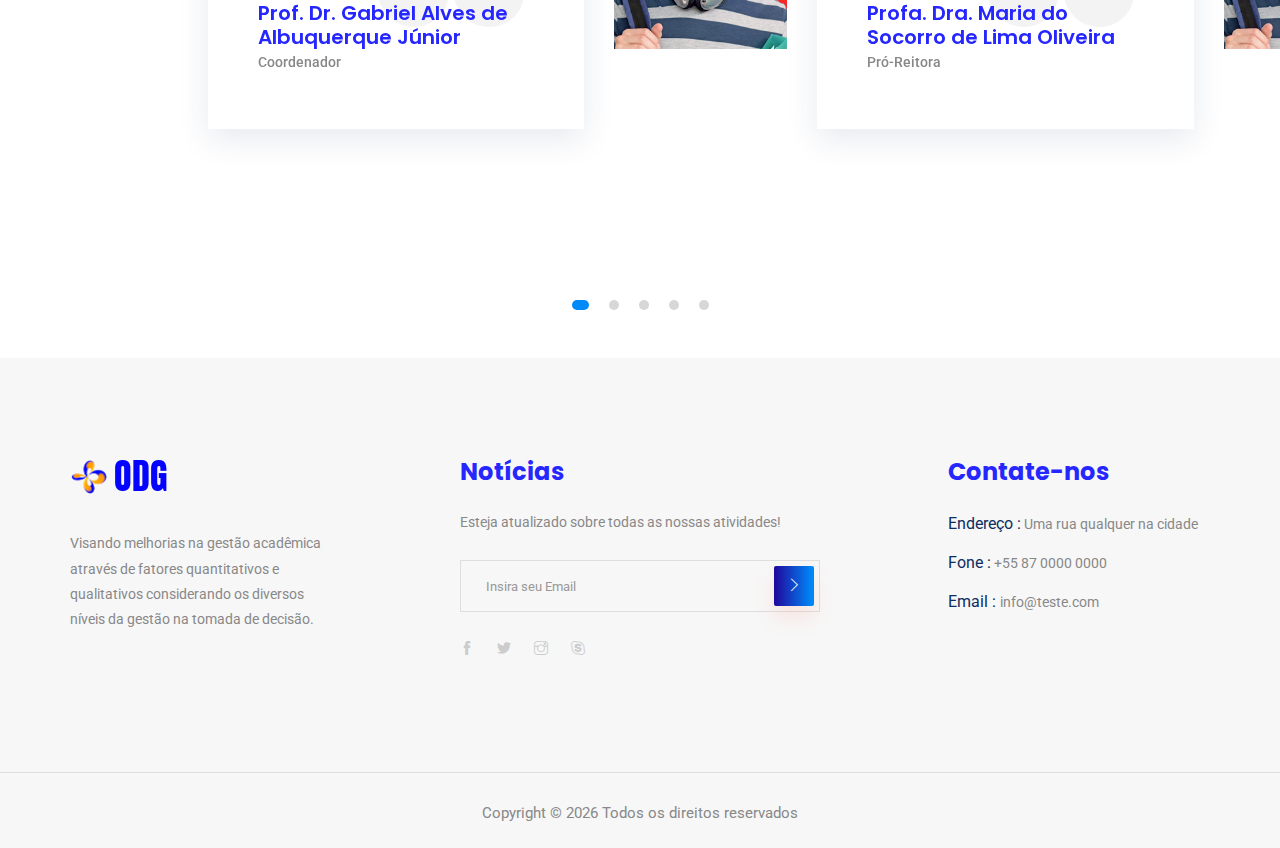
<file: index3.html>
<!doctype html>
<html lang="en">

<head>
    <!-- Required meta tags -->
    <meta charset="utf-8">
    <meta name="viewport" content="width=device-width, initial-scale=1, shrink-to-fit=no">
    <title>2626FF - Observatório de Dados da Graduação - UFRPE</title>
    <link rel="icon" href="img/favicon.png">
    <!-- Bootstrap CSS -->
    <link rel="stylesheet" href="css/bootstrap.min.css">
    <!-- animate CSS -->
    <link rel="stylesheet" href="css/animate.css">
    <!-- owl carousel CSS -->
    <link rel="stylesheet" href="css/owl.carousel.min.css">
    <!-- themify CSS -->
    <link rel="stylesheet" href="css/themify-icons.css">
    <!-- flaticon CSS -->
    <link rel="stylesheet" href="css/flaticon.css">
    <!-- font awesome CSS -->
    <link rel="stylesheet" href="css/magnific-popup.css">
    <!-- swiper CSS -->
    <link rel="stylesheet" href="css/slick.css">
    <!-- style CSS -->
    <link rel="stylesheet" href="css/style26.css">
</head>

<body>
    <!--::header part start::-->
    <header class="main_menu home_menu">
        <div class="container">
            <div class="row align-items-center">
                <div class="col-lg-12">
                    <nav class="navbar navbar-expand-lg navbar-light">
                        <a class="navbar-brand" href="index.html"> <img src="img/logo2626.png" alt="logo"> </a>
                        <button class="navbar-toggler" type="button" data-toggle="collapse" data-target="#navbarSupportedContent" aria-controls="navbarSupportedContent" aria-expanded="false" aria-label="Toggle navigation">
                            <span class="navbar-toggler-icon"></span>
                        </button>

                        <div class="collapse navbar-collapse main-menu-item justify-content-end" id="navbarSupportedContent">
                            <ul class="navbar-nav align-items-center">
                                <li class="nav-item">
                                    <a class="nav-link" style="color: #ff663b;" href="index.html">Início</a>
                                </li>
                                <li class="nav-item">
                                    <a class="nav-link" href="#objetivos">Objetivos</a>
                                </li>
                                <li class="nav-item">
                                    <a class="nav-link" href="#bases">Bases</a>
                                </li>
                                <li class="nav-item">
                                    <a class="nav-link" href="#equipe">Equipe</a>
                                </li>
                                <li class="nav-item">
                                    <a class="nav-link" href="blog.html">Blog</a>
                                </li>
                                <li class="nav-item">
                                    <a class="nav-link" href="contact.html">Contato</a>
                                </li>
                                <li class="d-none d-lg-block">
                                    <a class="btn_1" href="#mais">Apresentação</a>
                                </li>
                            </ul>
                        </div>
                    </nav>
                </div>
            </div>
        </div>
    </header>
    <!-- Header part end-->

    <!-- banner part start-->
    <section class="banner_part" id="apresentacao">
        <div class="container">
            <div class="row align-items-center">
                <div class="col-lg-6 col-xl-6">
                    <div class="banner_text">
                        <div class="banner_text_iner">
                            <h6 class="text-dark">Distribuir informação dos nossos cursos</h6>
                            <h1>Observatório de Dados</h1>
                            <p>Na gestão acadêmica, diversos fatores quantitativos e qualitativos precisam ser considerados nos diversos níveis da gestão, ao se tomar uma decisão.</p>
                            <a href="#mais" class="btn_1">Saber Mais </a>
                            <a href="#objetivos" class="btn_2">Nossos Objetivos </a>
                        </div>
                    </div>
                </div>
            </div>
        </div>
    </section>
    <!-- banner part start-->

    <!-- learning part start-->
    <section class="learning_part" id="mais">
        <div class="container">
            <div class="row align-items-sm-start align-items-lg-center">
                <div class="col-md-6 col-lg-6">
                    <div class="learning_img">
                        <img src="img/learning_img.png" alt="">
                    </div>
                </div>
                <div class="col-md-6 col-lg-6">
                    <div class="learning_member_text">
                        <h5>Sobre nós</h5>
                        <h2>Desenvolvendo um Novo Conceito</h2>
                        <p>Apesar do grande volume de dados disponível internamente nas Universidades Federais, observa-se que normalmente estes dados não têm todo o seu potencial explorado. Especificamente na gestão dos cursos de graduação, diversos problemas
                            a serem resolvidos ou descobertos e diversas oportunidades de melhoria podem ser encontradas, a partir dos dados que já se encontram disponíveis nos sistemas das próprias Universidades.</p>
                        <p>Com o objetivo de dar um suporte à gestão orientada por dados nos cursos de graduação da Universidade Federal Rural de Pernambuco (UFRPE), este projeto tem o objetivo de implantar o Observatório de Dados da Graduação (ODG-UFRPE).
                            Este observatório deverá atuar a partir da análise dos dados da instituição, buscando soluções para problemas que ocorram nos cursos de graduação e encontrando oportunidades de melhoria nestes cursos. Para tanto, o ODG-UFRPE
                            utilizará da Ciência de Dados, vocação natural deste Departamento como ferramenta base para a produção de material científico e técnico, principalmente para a formulação de políticas locais, regionais e nacionais de percepção
                            e entendimento de realidades e de melhoria do ensino superior brasileiro.</p>

                    </div>
                </div>
            </div>
        </div>
    </section>
    <!-- learning part end-->

    <!-- feature_part start-->
    <section class="feature_part">
        <div class="container" id="objetivos">
            <div class="row">
                <div class="learning_member_text" id="texto">
                    <h5>Onde queremos chegar?</h5>
                    <h2 class="mb-30">Nossos Objetivos</h2>
                </div>

            </div>
            <div class="row mb-3">
                <div class="col-sm-6 col-xl-4">
                    <div class="single_feature">
                        <div class="single_feature_part">
                            <span class="single_feature_icon"><i class="ti-light-bulb"></i></span>
                            <h4>Planejamento</h4>
                            <p> Assessorar a Pró-Reitoria de Ensino de Graduação da UFRPE e a Direção Geral e Acadêmica das unidades acadêmicas na utilização de dados para o planejamento e a gestão acadêmica da graduação</p>
                        </div>
                    </div>
                </div>
                <div class="col-sm-6 col-xl-4">
                    <div class="single_feature">
                        <div class="single_feature_part">
                            <span class="single_feature_icon"><i class="ti-mouse-alt"></i></span>
                            <h4>Suporte e Monitoramento</h4>
                            <p>Auxiliar a elaboração de ações e métodos institucionais para a melhoria dos sistemas estudados, bem como dar suporte ao monitoramento dos resultados destas ações</p>
                        </div>
                    </div>
                </div>
                <div class="col-sm-6 col-xl-4">
                    <div class="single_feature">
                        <div class="single_feature_part single_feature_part_2">
                            <span class="single_service_icon style_icon"><i class="ti-package"></i></span>
                            <h4>Organização</h4>
                            <p>Obter e organizar os dados referentes aos cursos de graduação da Universidade Federal Rural de Pernambuco</p>
                            <br style="font-size: 50pt;">

                        </div>
                    </div>
                </div>
            </div>

            <div class="row mb-3">
                <div class="col-sm-6 col-xl-4">
                    <div class="single_feature">
                        <div class="single_feature_part">
                            <span class="single_feature_icon"><i class="ti-search"></i></span>
                            <h4>Grupo de Pesquisa</h4>
                            <p>Criar grupo de pesquisa no tópico objeto do ODG-UFRPE</p>
                        </div>
                    </div>
                </div>
                <div class="col-sm-6 col-xl-4">
                    <div class="single_feature">
                        <div class="single_feature_part">
                            <span class="single_feature_icon"><i class="ti-bar-chart-alt"></i></span>
                            <h4>Diagnósticos e Simulações</h4>
                            <p>Formular modelos matemático-computacionais com objetivos múltiplos, tais como diagnósticos e simulações de cenários</p>
                        </div>
                    </div>
                </div>
                <div class="col-sm-6 col-xl-4">
                    <div class="single_feature">
                        <div class="single_feature_part single_feature_part_2">
                            <span class="single_service_icon style_icon"><i class="ti-layout-accordion-list"></i></span>
                            <h4>Sistema</h4>
                            <p>Desenvolver sistemas, ferramentas e relatórios</p>
                        </div>
                    </div>
                </div>
            </div>

            <div class="row mb-3">

                <div class="col-sm-6 col-xl-4">
                    <div class="single_feature">
                        <div class="single_feature_part">
                            <span class="single_feature_icon"><i class="ti-headphone-alt"></i></span>
                            <h4>Orientar</h4>
                            <p>Orientar estudantes de pós-graduação e graduação interessados no tema</p>
                        </div>
                    </div>
                </div>
                <div class="col-sm-6 col-xl-4">
                    <div class="single_feature">
                        <div class="single_feature_part">
                            <span class="single_feature_icon"><i class="ti-new-window"></i></span>
                            <h4>Projetos e Editais</h4>
                            <p>Aplicar projetos a editais de órgãos financiadores</p>
                        </div>
                    </div>
                </div>
                <div class="col-sm-6 col-xl-4">
                    <div class="single_feature">
                        <div class="single_feature_part single_feature_part_2">
                            <span class="single_service_icon style_icon"><i class="ti-panel"></i></span>
                            <h4>Metodologias e Ferramentas</h4>
                            <p>Elaborar métodos e ferramentas voltados para o ensino superior no Brasil.</p>
                        </div>
                    </div>
                </div>
            </div>
        </div>
    </section>
    <!-- upcoming_event part start-->

    <!-- member_counter counter start -->
    <div class="container mt-5">
        <div class="learning_member_text" id='texto'>
            <h5>Contador</h5>
        </div>
    </div>
    <section class="member_counter mb-5">
        <div class="container">
            <div class="row">
                <div class="col-lg-3 col-sm-6">
                    <div class="single_member_counter">
                        <span class="counter">250</span>
                        <h4>Todos Professores</h4>
                    </div>
                </div>
                <div class="col-lg-3 col-sm-6">
                    <div class="single_member_counter">
                        <span class="counter">20000</span>
                        <h4> Todos Alunos</h4>
                    </div>
                </div>
                <div class="col-lg-3 col-sm-6">
                    <div class="single_member_counter">
                        <span class="counter">1200</span>
                        <h4>Alunos Acompanhados</h4>
                    </div>
                </div>
                <div class="col-lg-3 col-sm-6">
                    <div class="single_member_counter">
                        <span class="counter">100</span>
                        <h4>Alunos Desligáveis</h4>
                    </div>
                </div>
            </div>
        </div>
    </section>
    <!-- member_counter counter end -->

    <!-- learning part start -->
    <section class="advance_feature learning_part" id="bases">
        <div class="container">
            <div class="row align-items-sm-center align-items-xl-stretch">
                <div class="col-md-6 col-lg-6">
                    <div class="learning_member_text">
                        <h5>Vamos Aprimorar Nossos Sistemas de Ensino</h5>
                        <h2>Nossas Bases</h2>
                        <p>O ODG-UFRPE possui caráter interdisciplinar e multidisciplinar com atuação em rede articulada com Centros Acadêmicos, Universidades, Associações de Dirigentes Universitários, Ministério da Educação, Ministério de Ciência, Tecnologia
                            e Comunicação, bem como empresas privadas.
                        </p>
                        <div class="row">
                            <div class="col-sm-6 col-md-12 col-lg-6">
                                <div class="learning_member_text_iner">
                                    <span class="ti-pencil-alt"></span>
                                    <h4>Onde vamos ficar?</h4>
                                    <p>O ODG-UFRPE terá sua sede física nos domínios da UFRPE-Sede, sendo lotado inicialmente no Departamento de Estatística e Informática, podendo formar mais bases em outras Unidades Acadêmicas quando for necessário e assim
                                        julgado por seu colegiado.
                                    </p>
                                </div>
                            </div>
                            <div class="col-sm-6 col-md-12 col-lg-6">
                                <div class="learning_member_text_iner">
                                    <span class="ti-stamp"></span>
                                    <h4>Primeira Base</h4>
                                    <p>A primeira base do ODG-UFRPE será constituída na Unidade Acadêmica de Serra Talhada, UAST, da UFRPE, que será representada pelos membros ali alocados.</p>
                                </div>
                            </div>
                        </div>
                    </div>
                </div>
                <div class="col-lg-6 col-md-6">
                    <div class="learning_img">
                        <img src="img/advance_feature_img.png" alt="">
                    </div>
                </div>
            </div>
        </div>
    </section>
    <!-- learning part end-->

    <!--::review_part start::-->
    <h1 id="equipe" class="mb-5"></h1>

    <section class="testimonial_part mb-5">
        <div class="container-fluid">
            <div class="row justify-content-center">
                <div class="col-xl-5">
                    <div class="section_tittle text-center">
                        <h2>Nossa Equipe</h2>
                    </div>
                </div>
            </div>
            <div class="row">
                <div class="col-lg-12">
                    <div class="textimonial_iner owl-carousel">
                        <div class="testimonial_slider">
                            <div class="row">
                                <div class="col-lg-8 col-xl-4 col-sm-8 align-self-center">
                                    <div class="testimonial_slider_text">
                                        <p>Professor do DEINFO e membro do Programa de Pós-Graduação em Informática Aplicada</p>
                                        <h4>Prof. Dr. Gabriel Alves de Albuquerque Júnior</h4>
                                        <h5> Coordenador</h5>
                                    </div>
                                </div>
                                <div class="col-lg-4 col-xl-2 col-sm-4">
                                    <div class="testimonial_slider_img">
                                        <img src="img/testimonial_img_1.png" alt="#">
                                    </div>
                                </div>
                                <div class="col-xl-4 d-none d-xl-block">
                                    <div class="testimonial_slider_text">
                                        <p>Pró-Reitora de Ensino de Graduação da UFRPE e Professora do Departamento de Ciências Sociais da UFRPE</p>
                                        <h4>Profa. Dra. Maria do Socorro de Lima Oliveira</h4>
                                        <h5> Pró-Reitora</h5>
                                    </div>
                                </div>
                                <div class="col-xl-2 d-none d-xl-block">
                                    <div class="testimonial_slider_img">
                                        <img src="img/testimonial_img_1.png" alt="#">
                                    </div>
                                </div>
                            </div>
                        </div>

                        <div class="testimonial_slider">
                            <div class="row">
                                <div class="col-lg-8 col-xl-4 col-sm-8 align-self-center">
                                    <div class="testimonial_slider_text">
                                        <p>Professor do Departamento de Estatística e Informática e membro do Programa de Pós-Graduação em Biometria e Estatística Aplicada</p>
                                        <h4>Prof. Dr. Cláudio Tadeu Cristino</h4>
                                        <h5>Professor do DEI</h5>
                                    </div>
                                </div>
                                <div class="col-lg-4 col-xl-2 col-sm-4">
                                    <div class="testimonial_slider_img">
                                        <img src="img/testimonial_img_2.png" alt="#">
                                    </div>
                                </div>
                                <div class="col-xl-4 d-none d-xl-block">
                                    <div class="testimonial_slider_text">
                                        <p>Professor de Departamento de Computação e membro dos Programas de Pós-Graduação em Informática Aplicada e Biometria e Estatística Aplicada</p>
                                        <h4>Prof. Dr. Rafael Ferreira Leite de Mello</h4>
                                        <h5>Professor do Departamento de Computação</h5>
                                    </div>
                                </div>
                                <div class="col-xl-2 d-none d-xl-block">
                                    <div class="testimonial_slider_img">
                                        <img src="img/testimonial_img_1.png" alt="#">
                                    </div>
                                </div>
                            </div>
                        </div>

                        <div class="testimonial_slider">
                            <div class="row">
                                <div class="col-lg-8 col-xl-4 col-sm-8 align-self-center">
                                    <div class="testimonial_slider_text">
                                        <p>Professor do Departamento de Química da UFRPE e Programa de Pós-Graduação em Ensino de Ciências</p>
                                        <h4>Prof. Dr. Marcelo Brito Carneiro Leão</h4>
                                        <h5>Professor do Departamento de Química</h5>
                                    </div>
                                </div>
                                <div class="col-lg-4 col-xl-2 col-sm-4">
                                    <div class="testimonial_slider_img">
                                        <img src="img/testimonial_img_3.png" alt="#">
                                    </div>
                                </div>
                                <div class="col-xl-4 d-none d-xl-block">
                                    <div class="testimonial_slider_text">
                                        <p>Servidor da UFRPE, especialista em Educação, atual Diretor do Núcleo de Relações Institucionais e Convênios - NURIC/UFRPE</p>
                                        <h4>MSc. Dalton Francisco de Araújo</h4>
                                        <h5>Diretor do NURIC/UFRPE</h5>
                                    </div>
                                </div>
                                <div class="col-xl-2 d-none d-xl-block">
                                    <div class="testimonial_slider_img">
                                        <img src="img/testimonial_img_1.png" alt="#">
                                    </div>
                                </div>
                            </div>
                        </div>

                        <div class="testimonial_slider">
                            <div class="row">
                                <div class="col-lg-8 col-xl-4 col-sm-8 align-self-center">
                                    <div class="testimonial_slider_text">
                                        <p>Professor do Curso de Bacharelado em Sistemas da Informação da Unidade Acadêmica de Serra Talhada (UAST)</p>
                                        <h4>Prof. MSc. Hidelberg Oliveira Albuquerque</h4>
                                        <h5>Professor do Curso BSI UAST</h5>
                                    </div>
                                </div>
                                <div class="col-lg-4 col-xl-2 col-sm-4">
                                    <div class="testimonial_slider_img">
                                        <img src="img/testimonial_img_2.png" alt="#">
                                    </div>
                                </div>
                                <div class="col-xl-4 d-none d-xl-block">
                                    <div class="testimonial_slider_text">
                                        <p>Professor do Curso de Bacharelado em Sistemas da Informação da Unidade Acadêmica de Serra Talhada (UAST)</p>
                                        <h4>Prof. MSc. Héldon José Oliveira Albuquerque</h4>
                                        <h5>Professor do Curso BSI UAST</h5>
                                    </div>
                                </div>
                                <div class="col-xl-2 d-none d-xl-block">
                                    <div class="testimonial_slider_img">
                                        <img src="img/testimonial_img_1.png" alt="#">
                                    </div>
                                </div>
                            </div>
                        </div>

                        <div class="testimonial_slider">
                            <div class="row">
                                <div class="col-lg-8 col-xl-4 col-sm-8 align-self-center">
                                    <div class="testimonial_slider_text">
                                        <p>Professora do Curso de Bacharelado em Ciências Econômicas da Unidade Acadêmica de Serra Talhada (UAST)</p>
                                        <h4>Profa. Dra. Loraine Menêses dos Santos</h4>
                                        <h5>Professora do Curso BCE UAST</h5>
                                    </div>
                                </div>
                                <div class="col-lg-4 col-xl-2 col-sm-4">
                                    <div class="testimonial_slider_img">
                                        <img src="img/testimonial_img_2.png" alt="#">
                                    </div>
                                </div>
                                <div class="col-xl-4 d-none d-xl-block">
                                    <div class="testimonial_slider_text">
                                        <p>Professora do Curso de Bacharelado em Ciências Econômicas da Unidade Acadêmica de Serra Talhada (UAST)</p>
                                        <h4>Profa. Dra. Priscila Michelle Rodrigues Freitas</h4>
                                        <h5>Professora do Curso BCE UAST</h5>
                                    </div>
                                </div>
                                <div class="col-xl-2 d-none d-xl-block">
                                    <div class="testimonial_slider_img">
                                        <img src="img/testimonial_img_1.png" alt="#">
                                    </div>
                                </div>
                            </div>
                        </div>
                    </div>
                </div>

            </div>
        </div>
    </section>
    <!--::blog_part end::-->


    <!-- footer part start-->
    <footer class="footer-area">
        <div class="container">
            <div class="row justify-content-between">
                <div class="col-sm-6 col-md-4 col-xl-3">
                    <div class="single-footer-widget footer_1">
                        <a href="index.html"> <img src="img/logo.png" alt=""> </a>
                        <p>Visando melhorias na gestão acadêmica através de fatores quantitativos e qualitativos considerando os diversos níveis da gestão na tomada de decisão. </p>

                    </div>
                </div>
                <div class="col-sm-6 col-md-4 col-xl-4">
                    <div class="single-footer-widget footer_2">
                        <h4>Notícias</h4>
                        <p>Esteja atualizado sobre todas as nossas atividades!
                        </p>
                        <form action="#">
                            <div class="form-group">
                                <div class="input-group mb-3">
                                    <input type="text" class="form-control" placeholder='Insira seu Email' onfocus="this.placeholder = ''" onblur="this.placeholder = 'Insira seu Email'">
                                    <div class="input-group-append">
                                        <button class="btn btn_1" type="button"><i class="ti-angle-right"></i></button>
                                    </div>
                                </div>
                            </div>
                        </form>
                        <div class="social_icon">
                            <a href="#"> <i class="ti-facebook"></i> </a>
                            <a href="#"> <i class="ti-twitter-alt"></i> </a>
                            <a href="#"> <i class="ti-instagram"></i> </a>
                            <a href="#"> <i class="ti-skype"></i> </a>
                        </div>
                    </div>
                </div>
                <div class="col-xl-3 col-sm-6 col-md-4">
                    <div class="single-footer-widget footer_2">
                        <h4>Contate-nos</h4>
                        <div class="contact_info">
                            <p><span> Endereço :</span> Uma rua qualquer na cidade </p>
                            <p><span> Fone :</span> +55 87 0000 0000</p>
                            <p><span> Email : </span>info@teste.com </p>
                        </div>
                    </div>
                </div>
            </div>

        </div>
        <div class="container-fluid">
            <div class="row">
                <div class="col-lg-12">
                    <div class="copyright_part_text text-center">
                        <div class="row">
                            <div class="col-lg-12">
                                <p class="footer-text m-0">
                                    Copyright &copy;
                                    <script>
                                        document.write(new Date().getFullYear());
                                    </script> Todos os direitos reservados
                                </p>
                            </div>
                        </div>
                    </div>
                </div>
            </div>
        </div>
    </footer>
    <!-- footer part end-->

    <!-- jquery plugins here-->
    <!-- jquery -->
    <script src="js/jquery-1.12.1.min.js"></script>
    <!-- popper js -->
    <script src="js/popper.min.js"></script>
    <!-- bootstrap js -->
    <script src="js/bootstrap.min.js"></script>
    <!-- easing js -->
    <script src="js/jquery.magnific-popup.js"></script>
    <!-- swiper js -->
    <script src="js/swiper.min.js"></script>
    <!-- swiper js -->
    <script src="js/masonry.pkgd.js"></script>
    <!-- particles js -->
    <script src="js/owl.carousel.min.js"></script>
    <script src="js/jquery.nice-select.min.js"></script>
    <!-- swiper js -->
    <script src="js/slick.min.js"></script>
    <script src="js/jquery.counterup.min.js"></script>
    <script src="js/waypoints.min.js"></script>
    <!-- custom js -->
    <script src="js/custom.js"></script>
</body>

</html>
</file>
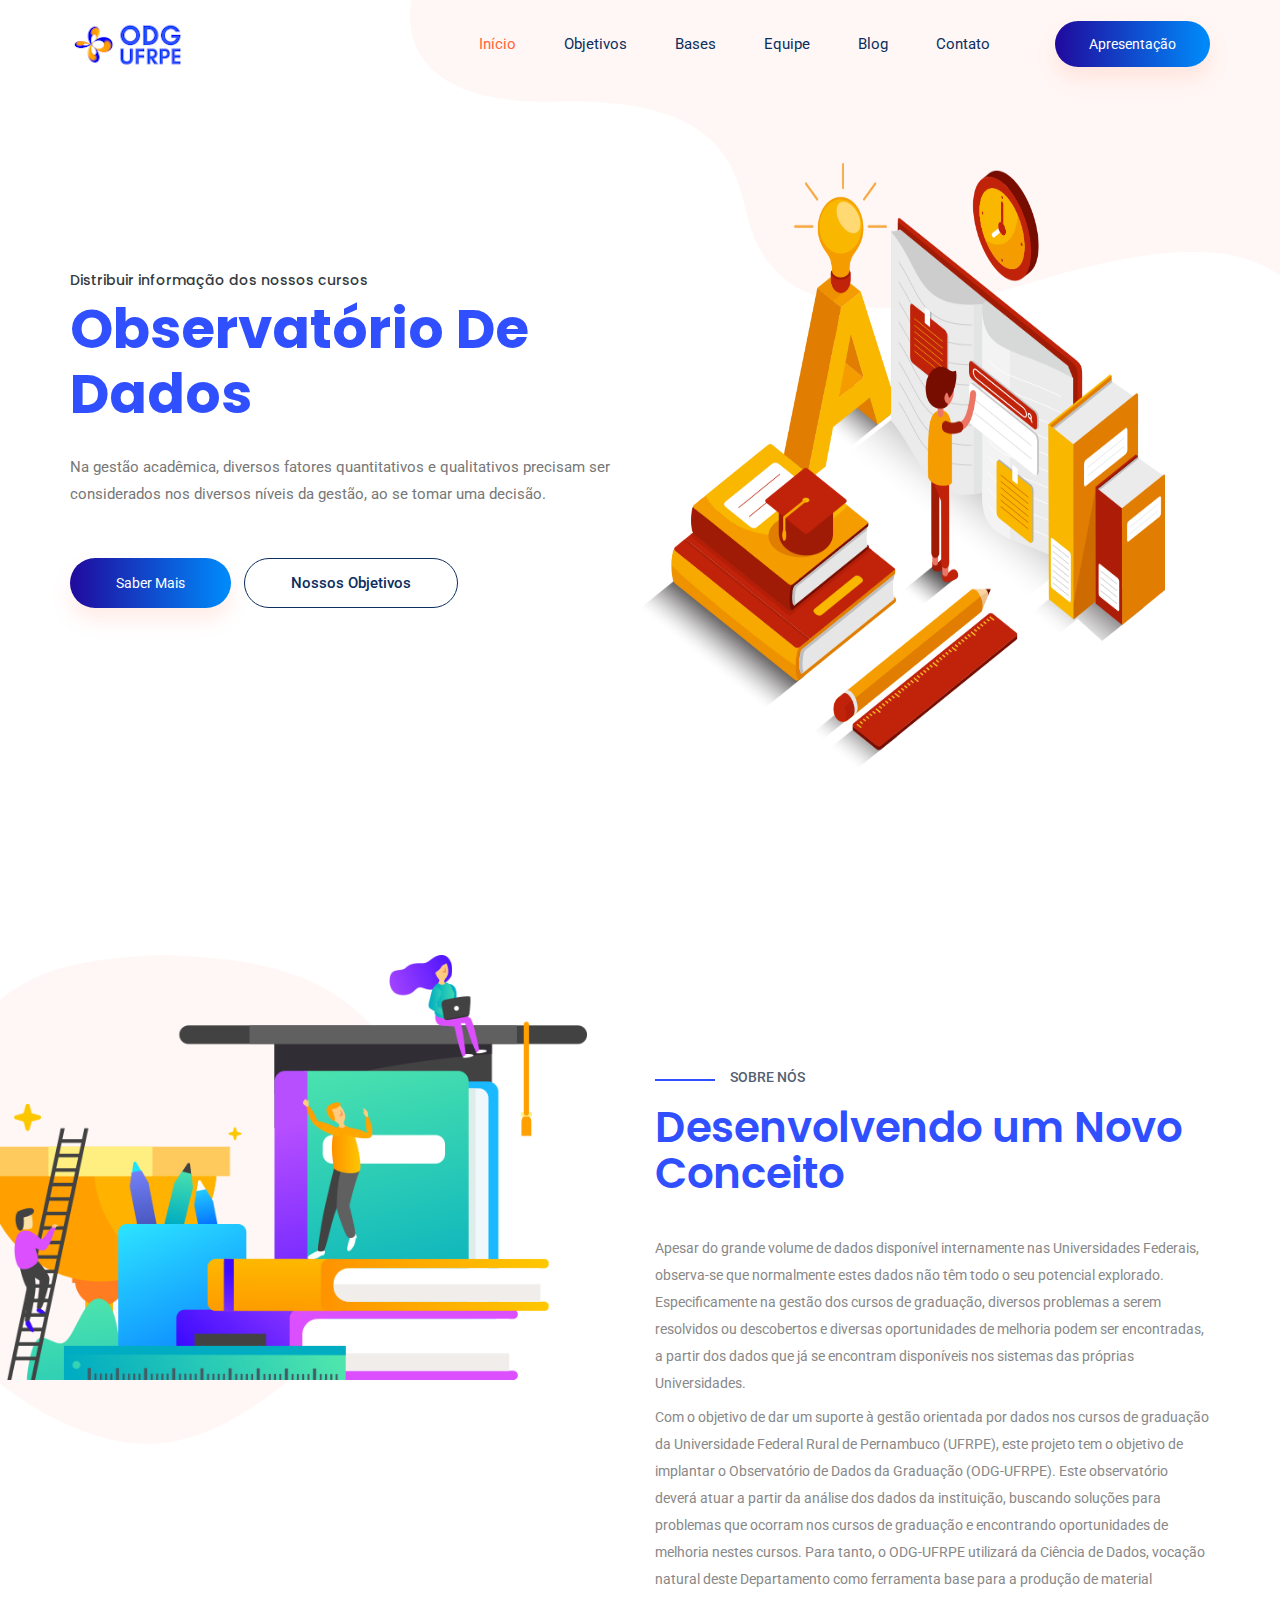
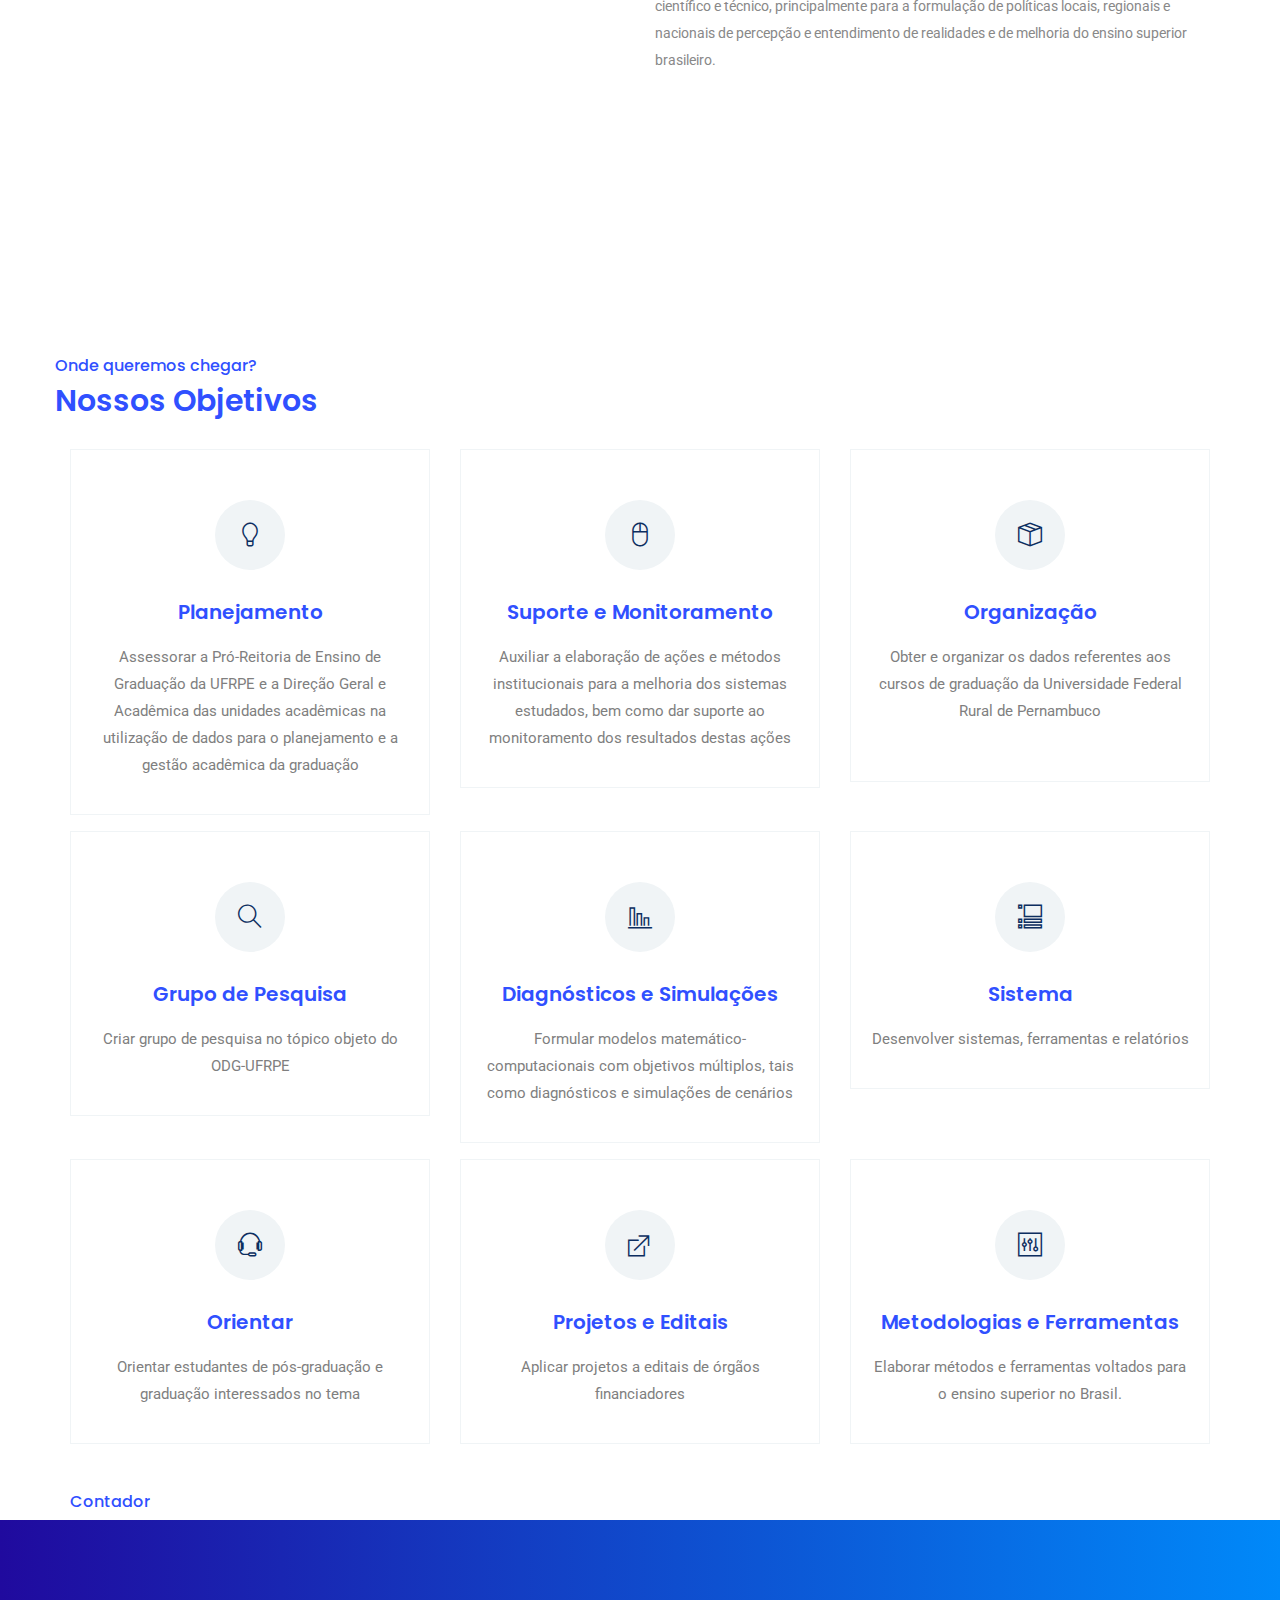
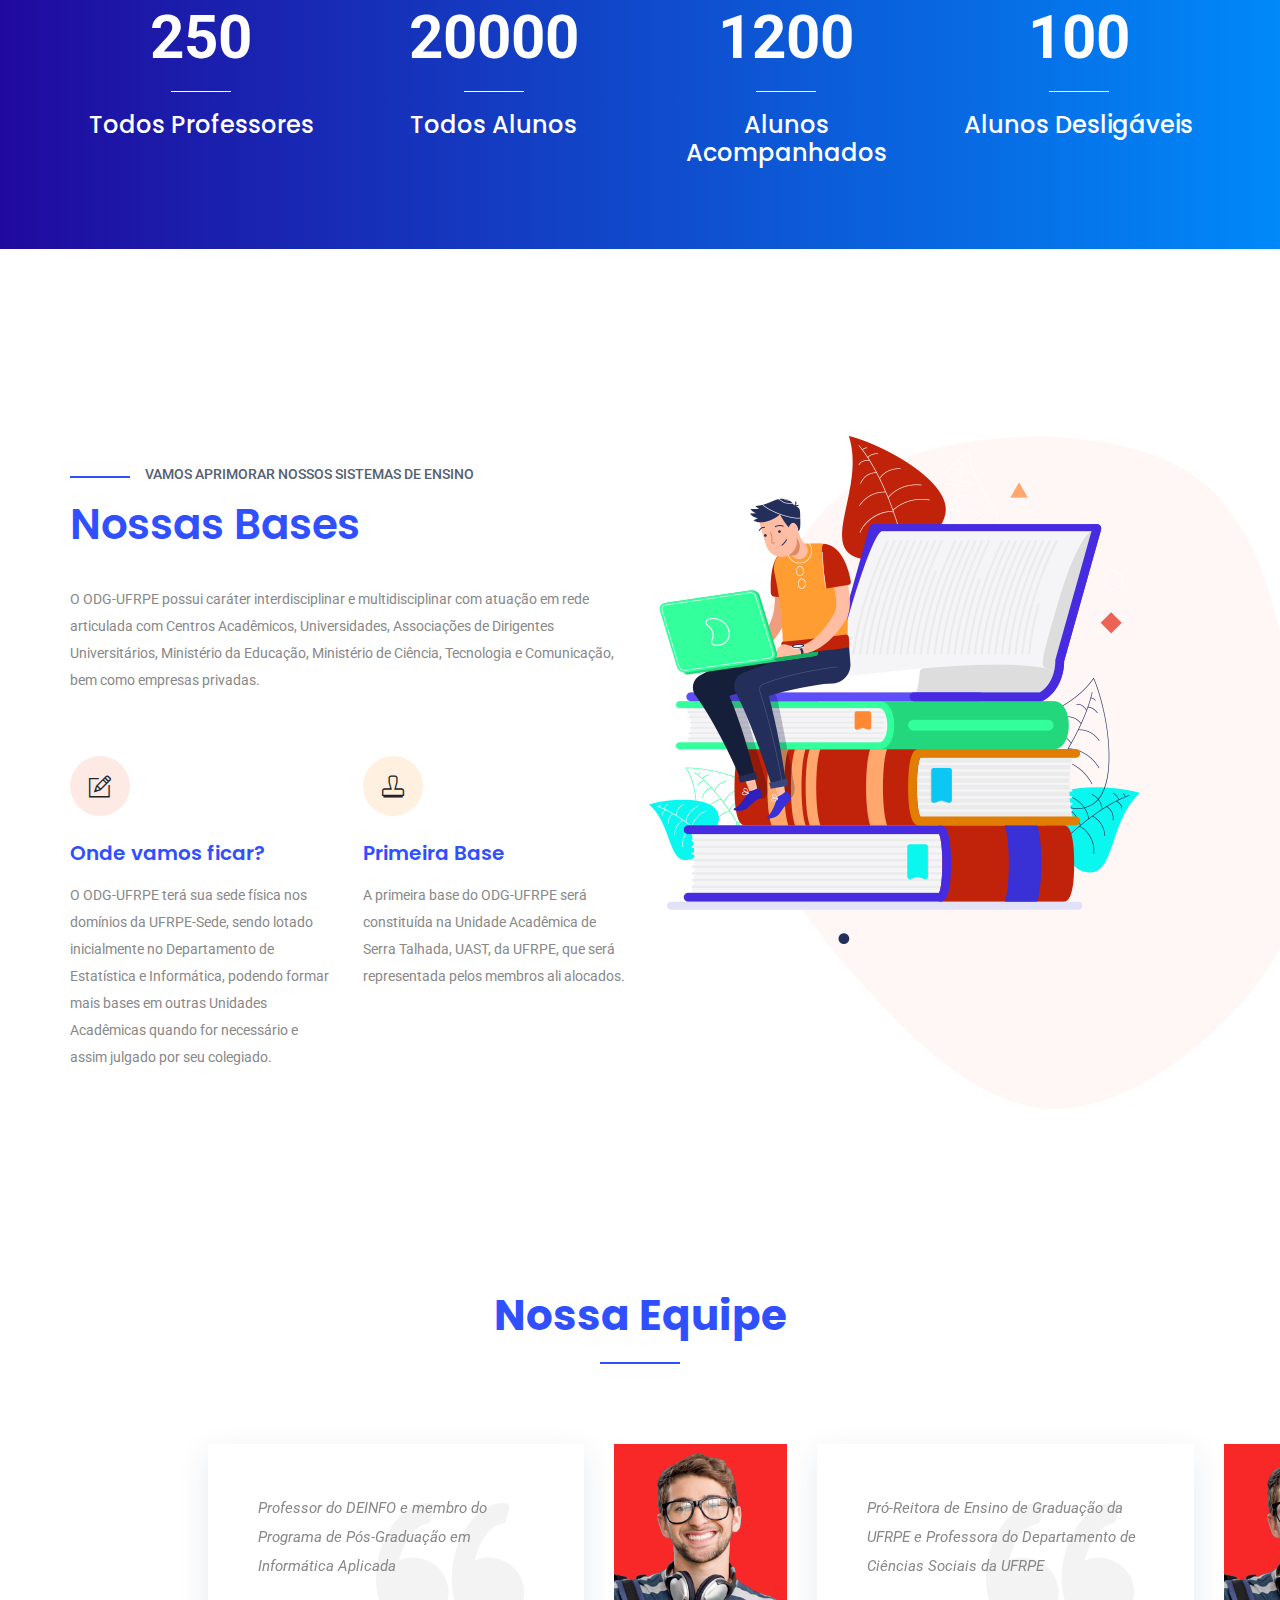
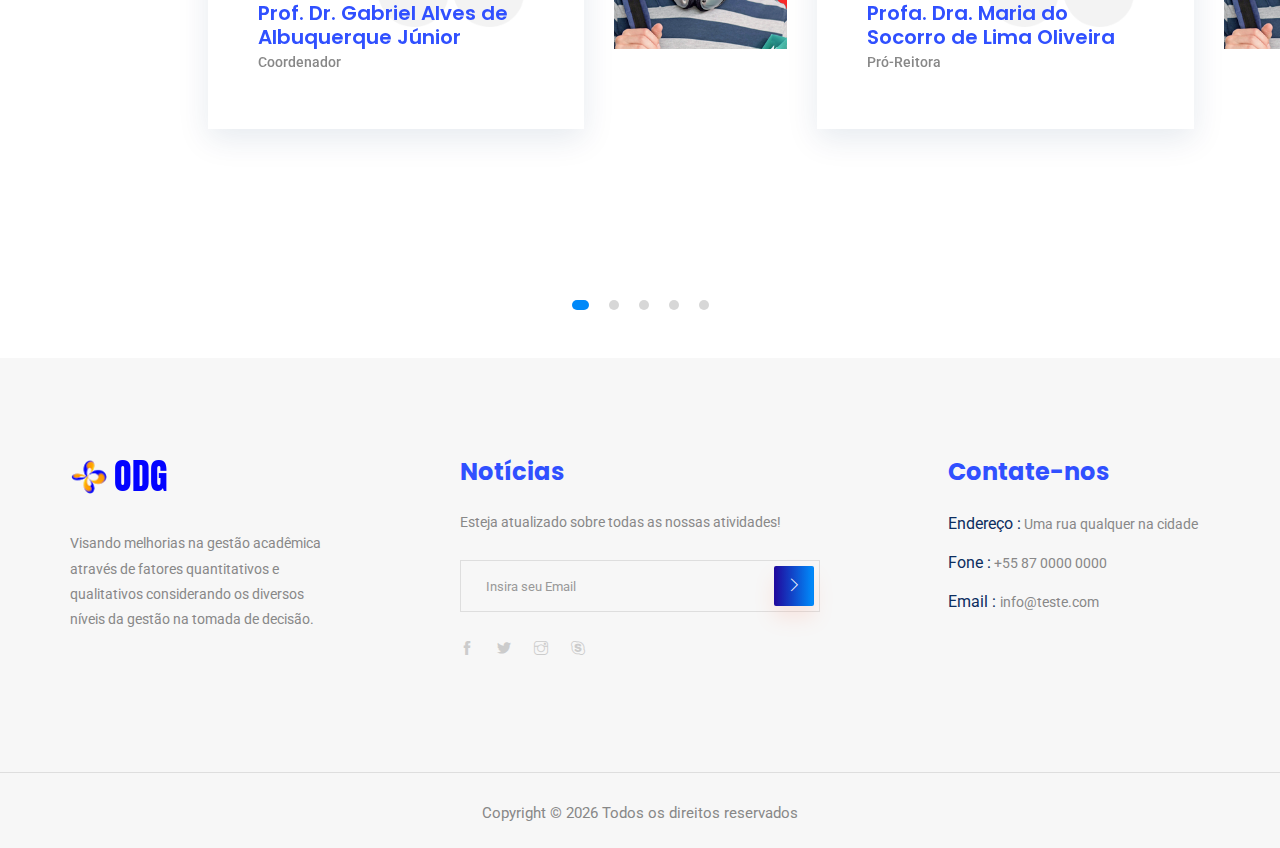
<file: index4.html>
<!doctype html>
<html lang="en">

<head>
    <!-- Required meta tags -->
    <meta charset="utf-8">
    <meta name="viewport" content="width=device-width, initial-scale=1, shrink-to-fit=no">
    <title>3050FF - Observatório de Dados da Graduação - UFRPE</title>
    <link rel="icon" href="img/favicon.png">
    <!-- Bootstrap CSS -->
    <link rel="stylesheet" href="css/bootstrap.min.css">
    <!-- animate CSS -->
    <link rel="stylesheet" href="css/animate.css">
    <!-- owl carousel CSS -->
    <link rel="stylesheet" href="css/owl.carousel.min.css">
    <!-- themify CSS -->
    <link rel="stylesheet" href="css/themify-icons.css">
    <!-- flaticon CSS -->
    <link rel="stylesheet" href="css/flaticon.css">
    <!-- font awesome CSS -->
    <link rel="stylesheet" href="css/magnific-popup.css">
    <!-- swiper CSS -->
    <link rel="stylesheet" href="css/slick.css">
    <!-- style CSS -->
    <link rel="stylesheet" href="css/style3050.css">
</head>

<body>
    <!--::header part start::-->
    <header class="main_menu home_menu">
        <div class="container">
            <div class="row align-items-center">
                <div class="col-lg-12">
                    <nav class="navbar navbar-expand-lg navbar-light">
                        <a class="navbar-brand" href="index.html"> <img src="img/logo3050.png" alt="logo"> </a>
                        <button class="navbar-toggler" type="button" data-toggle="collapse" data-target="#navbarSupportedContent" aria-controls="navbarSupportedContent" aria-expanded="false" aria-label="Toggle navigation">
                            <span class="navbar-toggler-icon"></span>
                        </button>

                        <div class="collapse navbar-collapse main-menu-item justify-content-end" id="navbarSupportedContent">
                            <ul class="navbar-nav align-items-center">
                                <li class="nav-item">
                                    <a class="nav-link" style="color: #ff663b;" href="index.html">Início</a>
                                </li>
                                <li class="nav-item">
                                    <a class="nav-link" href="#objetivos">Objetivos</a>
                                </li>
                                <li class="nav-item">
                                    <a class="nav-link" href="#bases">Bases</a>
                                </li>
                                <li class="nav-item">
                                    <a class="nav-link" href="#equipe">Equipe</a>
                                </li>
                                <li class="nav-item">
                                    <a class="nav-link" href="blog.html">Blog</a>
                                </li>
                                <li class="nav-item">
                                    <a class="nav-link" href="contact.html">Contato</a>
                                </li>
                                <li class="d-none d-lg-block">
                                    <a class="btn_1" href="#mais">Apresentação</a>
                                </li>
                            </ul>
                        </div>
                    </nav>
                </div>
            </div>
        </div>
    </header>
    <!-- Header part end-->

    <!-- banner part start-->
    <section class="banner_part" id="apresentacao">
        <div class="container">
            <div class="row align-items-center">
                <div class="col-lg-6 col-xl-6">
                    <div class="banner_text">
                        <div class="banner_text_iner">
                            <h6 class="text-dark">Distribuir informação dos nossos cursos</h6>
                            <h1>Observatório de Dados</h1>
                            <p>Na gestão acadêmica, diversos fatores quantitativos e qualitativos precisam ser considerados nos diversos níveis da gestão, ao se tomar uma decisão.</p>
                            <a href="#mais" class="btn_1">Saber Mais </a>
                            <a href="#objetivos" class="btn_2">Nossos Objetivos </a>
                        </div>
                    </div>
                </div>
            </div>
        </div>
    </section>
    <!-- banner part start-->

    <!-- learning part start-->
    <section class="learning_part" id="mais">
        <div class="container">
            <div class="row align-items-sm-start align-items-lg-center">
                <div class="col-md-6 col-lg-6">
                    <div class="learning_img">
                        <img src="img/learning_img.png" alt="">
                    </div>
                </div>
                <div class="col-md-6 col-lg-6">
                    <div class="learning_member_text">
                        <h5>Sobre nós</h5>
                        <h2>Desenvolvendo um Novo Conceito</h2>
                        <p>Apesar do grande volume de dados disponível internamente nas Universidades Federais, observa-se que normalmente estes dados não têm todo o seu potencial explorado. Especificamente na gestão dos cursos de graduação, diversos problemas
                            a serem resolvidos ou descobertos e diversas oportunidades de melhoria podem ser encontradas, a partir dos dados que já se encontram disponíveis nos sistemas das próprias Universidades.</p>
                        <p>Com o objetivo de dar um suporte à gestão orientada por dados nos cursos de graduação da Universidade Federal Rural de Pernambuco (UFRPE), este projeto tem o objetivo de implantar o Observatório de Dados da Graduação (ODG-UFRPE).
                            Este observatório deverá atuar a partir da análise dos dados da instituição, buscando soluções para problemas que ocorram nos cursos de graduação e encontrando oportunidades de melhoria nestes cursos. Para tanto, o ODG-UFRPE
                            utilizará da Ciência de Dados, vocação natural deste Departamento como ferramenta base para a produção de material científico e técnico, principalmente para a formulação de políticas locais, regionais e nacionais de percepção
                            e entendimento de realidades e de melhoria do ensino superior brasileiro.</p>

                    </div>
                </div>
            </div>
        </div>
    </section>
    <!-- learning part end-->

    <!-- feature_part start-->
    <section class="feature_part">
        <div class="container" id="objetivos">
            <div class="row">
                <div class="learning_member_text" id="texto">
                    <h5>Onde queremos chegar?</h5>
                    <h2 class="mb-30">Nossos Objetivos</h2>
                </div>

            </div>
            <div class="row mb-3">
                <div class="col-sm-6 col-xl-4">
                    <div class="single_feature">
                        <div class="single_feature_part">
                            <span class="single_feature_icon"><i class="ti-light-bulb"></i></span>
                            <h4>Planejamento</h4>
                            <p> Assessorar a Pró-Reitoria de Ensino de Graduação da UFRPE e a Direção Geral e Acadêmica das unidades acadêmicas na utilização de dados para o planejamento e a gestão acadêmica da graduação</p>
                        </div>
                    </div>
                </div>
                <div class="col-sm-6 col-xl-4">
                    <div class="single_feature">
                        <div class="single_feature_part">
                            <span class="single_feature_icon"><i class="ti-mouse-alt"></i></span>
                            <h4>Suporte e Monitoramento</h4>
                            <p>Auxiliar a elaboração de ações e métodos institucionais para a melhoria dos sistemas estudados, bem como dar suporte ao monitoramento dos resultados destas ações</p>
                        </div>
                    </div>
                </div>
                <div class="col-sm-6 col-xl-4">
                    <div class="single_feature">
                        <div class="single_feature_part single_feature_part_2">
                            <span class="single_service_icon style_icon"><i class="ti-package"></i></span>
                            <h4>Organização</h4>
                            <p>Obter e organizar os dados referentes aos cursos de graduação da Universidade Federal Rural de Pernambuco</p>
                            <br style="font-size: 50pt;">

                        </div>
                    </div>
                </div>
            </div>

            <div class="row mb-3">
                <div class="col-sm-6 col-xl-4">
                    <div class="single_feature">
                        <div class="single_feature_part">
                            <span class="single_feature_icon"><i class="ti-search"></i></span>
                            <h4>Grupo de Pesquisa</h4>
                            <p>Criar grupo de pesquisa no tópico objeto do ODG-UFRPE</p>
                        </div>
                    </div>
                </div>
                <div class="col-sm-6 col-xl-4">
                    <div class="single_feature">
                        <div class="single_feature_part">
                            <span class="single_feature_icon"><i class="ti-bar-chart-alt"></i></span>
                            <h4>Diagnósticos e Simulações</h4>
                            <p>Formular modelos matemático-computacionais com objetivos múltiplos, tais como diagnósticos e simulações de cenários</p>
                        </div>
                    </div>
                </div>
                <div class="col-sm-6 col-xl-4">
                    <div class="single_feature">
                        <div class="single_feature_part single_feature_part_2">
                            <span class="single_service_icon style_icon"><i class="ti-layout-accordion-list"></i></span>
                            <h4>Sistema</h4>
                            <p>Desenvolver sistemas, ferramentas e relatórios</p>
                        </div>
                    </div>
                </div>
            </div>

            <div class="row mb-3">

                <div class="col-sm-6 col-xl-4">
                    <div class="single_feature">
                        <div class="single_feature_part">
                            <span class="single_feature_icon"><i class="ti-headphone-alt"></i></span>
                            <h4>Orientar</h4>
                            <p>Orientar estudantes de pós-graduação e graduação interessados no tema</p>
                        </div>
                    </div>
                </div>
                <div class="col-sm-6 col-xl-4">
                    <div class="single_feature">
                        <div class="single_feature_part">
                            <span class="single_feature_icon"><i class="ti-new-window"></i></span>
                            <h4>Projetos e Editais</h4>
                            <p>Aplicar projetos a editais de órgãos financiadores</p>
                        </div>
                    </div>
                </div>
                <div class="col-sm-6 col-xl-4">
                    <div class="single_feature">
                        <div class="single_feature_part single_feature_part_2">
                            <span class="single_service_icon style_icon"><i class="ti-panel"></i></span>
                            <h4>Metodologias e Ferramentas</h4>
                            <p>Elaborar métodos e ferramentas voltados para o ensino superior no Brasil.</p>
                        </div>
                    </div>
                </div>
            </div>
        </div>
    </section>
    <!-- upcoming_event part start-->

    <!-- member_counter counter start -->
    <div class="container mt-5">
        <div class="learning_member_text" id='texto'>
            <h5>Contador</h5>
        </div>
    </div>
    <section class="member_counter mb-5">
        <div class="container">
            <div class="row">
                <div class="col-lg-3 col-sm-6">
                    <div class="single_member_counter">
                        <span class="counter">250</span>
                        <h4>Todos Professores</h4>
                    </div>
                </div>
                <div class="col-lg-3 col-sm-6">
                    <div class="single_member_counter">
                        <span class="counter">20000</span>
                        <h4> Todos Alunos</h4>
                    </div>
                </div>
                <div class="col-lg-3 col-sm-6">
                    <div class="single_member_counter">
                        <span class="counter">1200</span>
                        <h4>Alunos Acompanhados</h4>
                    </div>
                </div>
                <div class="col-lg-3 col-sm-6">
                    <div class="single_member_counter">
                        <span class="counter">100</span>
                        <h4>Alunos Desligáveis</h4>
                    </div>
                </div>
            </div>
        </div>
    </section>
    <!-- member_counter counter end -->

    <!-- learning part start -->
    <section class="advance_feature learning_part" id="bases">
        <div class="container">
            <div class="row align-items-sm-center align-items-xl-stretch">
                <div class="col-md-6 col-lg-6">
                    <div class="learning_member_text">
                        <h5>Vamos Aprimorar Nossos Sistemas de Ensino</h5>
                        <h2>Nossas Bases</h2>
                        <p>O ODG-UFRPE possui caráter interdisciplinar e multidisciplinar com atuação em rede articulada com Centros Acadêmicos, Universidades, Associações de Dirigentes Universitários, Ministério da Educação, Ministério de Ciência, Tecnologia
                            e Comunicação, bem como empresas privadas.
                        </p>
                        <div class="row">
                            <div class="col-sm-6 col-md-12 col-lg-6">
                                <div class="learning_member_text_iner">
                                    <span class="ti-pencil-alt"></span>
                                    <h4>Onde vamos ficar?</h4>
                                    <p>O ODG-UFRPE terá sua sede física nos domínios da UFRPE-Sede, sendo lotado inicialmente no Departamento de Estatística e Informática, podendo formar mais bases em outras Unidades Acadêmicas quando for necessário e assim
                                        julgado por seu colegiado.
                                    </p>
                                </div>
                            </div>
                            <div class="col-sm-6 col-md-12 col-lg-6">
                                <div class="learning_member_text_iner">
                                    <span class="ti-stamp"></span>
                                    <h4>Primeira Base</h4>
                                    <p>A primeira base do ODG-UFRPE será constituída na Unidade Acadêmica de Serra Talhada, UAST, da UFRPE, que será representada pelos membros ali alocados.</p>
                                </div>
                            </div>
                        </div>
                    </div>
                </div>
                <div class="col-lg-6 col-md-6">
                    <div class="learning_img">
                        <img src="img/advance_feature_img.png" alt="">
                    </div>
                </div>
            </div>
        </div>
    </section>
    <!-- learning part end-->

    <!--::review_part start::-->
    <h1 id="equipe" class="mb-5"></h1>

    <section class="testimonial_part mb-5">
        <div class="container-fluid">
            <div class="row justify-content-center">
                <div class="col-xl-5">
                    <div class="section_tittle text-center">
                        <h2>Nossa Equipe</h2>
                    </div>
                </div>
            </div>
            <div class="row">
                <div class="col-lg-12">
                    <div class="textimonial_iner owl-carousel">
                        <div class="testimonial_slider">
                            <div class="row">
                                <div class="col-lg-8 col-xl-4 col-sm-8 align-self-center">
                                    <div class="testimonial_slider_text">
                                        <p>Professor do DEINFO e membro do Programa de Pós-Graduação em Informática Aplicada</p>
                                        <h4>Prof. Dr. Gabriel Alves de Albuquerque Júnior</h4>
                                        <h5> Coordenador</h5>
                                    </div>
                                </div>
                                <div class="col-lg-4 col-xl-2 col-sm-4">
                                    <div class="testimonial_slider_img">
                                        <img src="img/testimonial_img_1.png" alt="#">
                                    </div>
                                </div>
                                <div class="col-xl-4 d-none d-xl-block">
                                    <div class="testimonial_slider_text">
                                        <p>Pró-Reitora de Ensino de Graduação da UFRPE e Professora do Departamento de Ciências Sociais da UFRPE</p>
                                        <h4>Profa. Dra. Maria do Socorro de Lima Oliveira</h4>
                                        <h5> Pró-Reitora</h5>
                                    </div>
                                </div>
                                <div class="col-xl-2 d-none d-xl-block">
                                    <div class="testimonial_slider_img">
                                        <img src="img/testimonial_img_1.png" alt="#">
                                    </div>
                                </div>
                            </div>
                        </div>

                        <div class="testimonial_slider">
                            <div class="row">
                                <div class="col-lg-8 col-xl-4 col-sm-8 align-self-center">
                                    <div class="testimonial_slider_text">
                                        <p>Professor do Departamento de Estatística e Informática e membro do Programa de Pós-Graduação em Biometria e Estatística Aplicada</p>
                                        <h4>Prof. Dr. Cláudio Tadeu Cristino</h4>
                                        <h5>Professor do DEI</h5>
                                    </div>
                                </div>
                                <div class="col-lg-4 col-xl-2 col-sm-4">
                                    <div class="testimonial_slider_img">
                                        <img src="img/testimonial_img_2.png" alt="#">
                                    </div>
                                </div>
                                <div class="col-xl-4 d-none d-xl-block">
                                    <div class="testimonial_slider_text">
                                        <p>Professor de Departamento de Computação e membro dos Programas de Pós-Graduação em Informática Aplicada e Biometria e Estatística Aplicada</p>
                                        <h4>Prof. Dr. Rafael Ferreira Leite de Mello</h4>
                                        <h5>Professor do Departamento de Computação</h5>
                                    </div>
                                </div>
                                <div class="col-xl-2 d-none d-xl-block">
                                    <div class="testimonial_slider_img">
                                        <img src="img/testimonial_img_1.png" alt="#">
                                    </div>
                                </div>
                            </div>
                        </div>

                        <div class="testimonial_slider">
                            <div class="row">
                                <div class="col-lg-8 col-xl-4 col-sm-8 align-self-center">
                                    <div class="testimonial_slider_text">
                                        <p>Professor do Departamento de Química da UFRPE e Programa de Pós-Graduação em Ensino de Ciências</p>
                                        <h4>Prof. Dr. Marcelo Brito Carneiro Leão</h4>
                                        <h5>Professor do Departamento de Química</h5>
                                    </div>
                                </div>
                                <div class="col-lg-4 col-xl-2 col-sm-4">
                                    <div class="testimonial_slider_img">
                                        <img src="img/testimonial_img_3.png" alt="#">
                                    </div>
                                </div>
                                <div class="col-xl-4 d-none d-xl-block">
                                    <div class="testimonial_slider_text">
                                        <p>Servidor da UFRPE, especialista em Educação, atual Diretor do Núcleo de Relações Institucionais e Convênios - NURIC/UFRPE</p>
                                        <h4>MSc. Dalton Francisco de Araújo</h4>
                                        <h5>Diretor do NURIC/UFRPE</h5>
                                    </div>
                                </div>
                                <div class="col-xl-2 d-none d-xl-block">
                                    <div class="testimonial_slider_img">
                                        <img src="img/testimonial_img_1.png" alt="#">
                                    </div>
                                </div>
                            </div>
                        </div>

                        <div class="testimonial_slider">
                            <div class="row">
                                <div class="col-lg-8 col-xl-4 col-sm-8 align-self-center">
                                    <div class="testimonial_slider_text">
                                        <p>Professor do Curso de Bacharelado em Sistemas da Informação da Unidade Acadêmica de Serra Talhada (UAST)</p>
                                        <h4>Prof. MSc. Hidelberg Oliveira Albuquerque</h4>
                                        <h5>Professor do Curso BSI UAST</h5>
                                    </div>
                                </div>
                                <div class="col-lg-4 col-xl-2 col-sm-4">
                                    <div class="testimonial_slider_img">
                                        <img src="img/testimonial_img_2.png" alt="#">
                                    </div>
                                </div>
                                <div class="col-xl-4 d-none d-xl-block">
                                    <div class="testimonial_slider_text">
                                        <p>Professor do Curso de Bacharelado em Sistemas da Informação da Unidade Acadêmica de Serra Talhada (UAST)</p>
                                        <h4>Prof. MSc. Héldon José Oliveira Albuquerque</h4>
                                        <h5>Professor do Curso BSI UAST</h5>
                                    </div>
                                </div>
                                <div class="col-xl-2 d-none d-xl-block">
                                    <div class="testimonial_slider_img">
                                        <img src="img/testimonial_img_1.png" alt="#">
                                    </div>
                                </div>
                            </div>
                        </div>

                        <div class="testimonial_slider">
                            <div class="row">
                                <div class="col-lg-8 col-xl-4 col-sm-8 align-self-center">
                                    <div class="testimonial_slider_text">
                                        <p>Professora do Curso de Bacharelado em Ciências Econômicas da Unidade Acadêmica de Serra Talhada (UAST)</p>
                                        <h4>Profa. Dra. Loraine Menêses dos Santos</h4>
                                        <h5>Professora do Curso BCE UAST</h5>
                                    </div>
                                </div>
                                <div class="col-lg-4 col-xl-2 col-sm-4">
                                    <div class="testimonial_slider_img">
                                        <img src="img/testimonial_img_2.png" alt="#">
                                    </div>
                                </div>
                                <div class="col-xl-4 d-none d-xl-block">
                                    <div class="testimonial_slider_text">
                                        <p>Professora do Curso de Bacharelado em Ciências Econômicas da Unidade Acadêmica de Serra Talhada (UAST)</p>
                                        <h4>Profa. Dra. Priscila Michelle Rodrigues Freitas</h4>
                                        <h5>Professora do Curso BCE UAST</h5>
                                    </div>
                                </div>
                                <div class="col-xl-2 d-none d-xl-block">
                                    <div class="testimonial_slider_img">
                                        <img src="img/testimonial_img_1.png" alt="#">
                                    </div>
                                </div>
                            </div>
                        </div>
                    </div>
                </div>

            </div>
        </div>
    </section>
    <!--::blog_part end::-->


    <!-- footer part start-->
    <footer class="footer-area">
        <div class="container">
            <div class="row justify-content-between">
                <div class="col-sm-6 col-md-4 col-xl-3">
                    <div class="single-footer-widget footer_1">
                        <a href="index.html"> <img src="img/logo.png" alt=""> </a>
                        <p>Visando melhorias na gestão acadêmica através de fatores quantitativos e qualitativos considerando os diversos níveis da gestão na tomada de decisão. </p>

                    </div>
                </div>
                <div class="col-sm-6 col-md-4 col-xl-4">
                    <div class="single-footer-widget footer_2">
                        <h4>Notícias</h4>
                        <p>Esteja atualizado sobre todas as nossas atividades!
                        </p>
                        <form action="#">
                            <div class="form-group">
                                <div class="input-group mb-3">
                                    <input type="text" class="form-control" placeholder='Insira seu Email' onfocus="this.placeholder = ''" onblur="this.placeholder = 'Insira seu Email'">
                                    <div class="input-group-append">
                                        <button class="btn btn_1" type="button"><i class="ti-angle-right"></i></button>
                                    </div>
                                </div>
                            </div>
                        </form>
                        <div class="social_icon">
                            <a href="#"> <i class="ti-facebook"></i> </a>
                            <a href="#"> <i class="ti-twitter-alt"></i> </a>
                            <a href="#"> <i class="ti-instagram"></i> </a>
                            <a href="#"> <i class="ti-skype"></i> </a>
                        </div>
                    </div>
                </div>
                <div class="col-xl-3 col-sm-6 col-md-4">
                    <div class="single-footer-widget footer_2">
                        <h4>Contate-nos</h4>
                        <div class="contact_info">
                            <p><span> Endereço :</span> Uma rua qualquer na cidade </p>
                            <p><span> Fone :</span> +55 87 0000 0000</p>
                            <p><span> Email : </span>info@teste.com </p>
                        </div>
                    </div>
                </div>
            </div>

        </div>
        <div class="container-fluid">
            <div class="row">
                <div class="col-lg-12">
                    <div class="copyright_part_text text-center">
                        <div class="row">
                            <div class="col-lg-12">
                                <p class="footer-text m-0">
                                    Copyright &copy;
                                    <script>
                                        document.write(new Date().getFullYear());
                                    </script> Todos os direitos reservados
                                </p>
                            </div>
                        </div>
                    </div>
                </div>
            </div>
        </div>
    </footer>
    <!-- footer part end-->

    <!-- jquery plugins here-->
    <!-- jquery -->
    <script src="js/jquery-1.12.1.min.js"></script>
    <!-- popper js -->
    <script src="js/popper.min.js"></script>
    <!-- bootstrap js -->
    <script src="js/bootstrap.min.js"></script>
    <!-- easing js -->
    <script src="js/jquery.magnific-popup.js"></script>
    <!-- swiper js -->
    <script src="js/swiper.min.js"></script>
    <!-- swiper js -->
    <script src="js/masonry.pkgd.js"></script>
    <!-- particles js -->
    <script src="js/owl.carousel.min.js"></script>
    <script src="js/jquery.nice-select.min.js"></script>
    <!-- swiper js -->
    <script src="js/slick.min.js"></script>
    <script src="js/jquery.counterup.min.js"></script>
    <script src="js/waypoints.min.js"></script>
    <!-- custom js -->
    <script src="js/custom.js"></script>
</body>

</html>
</file>
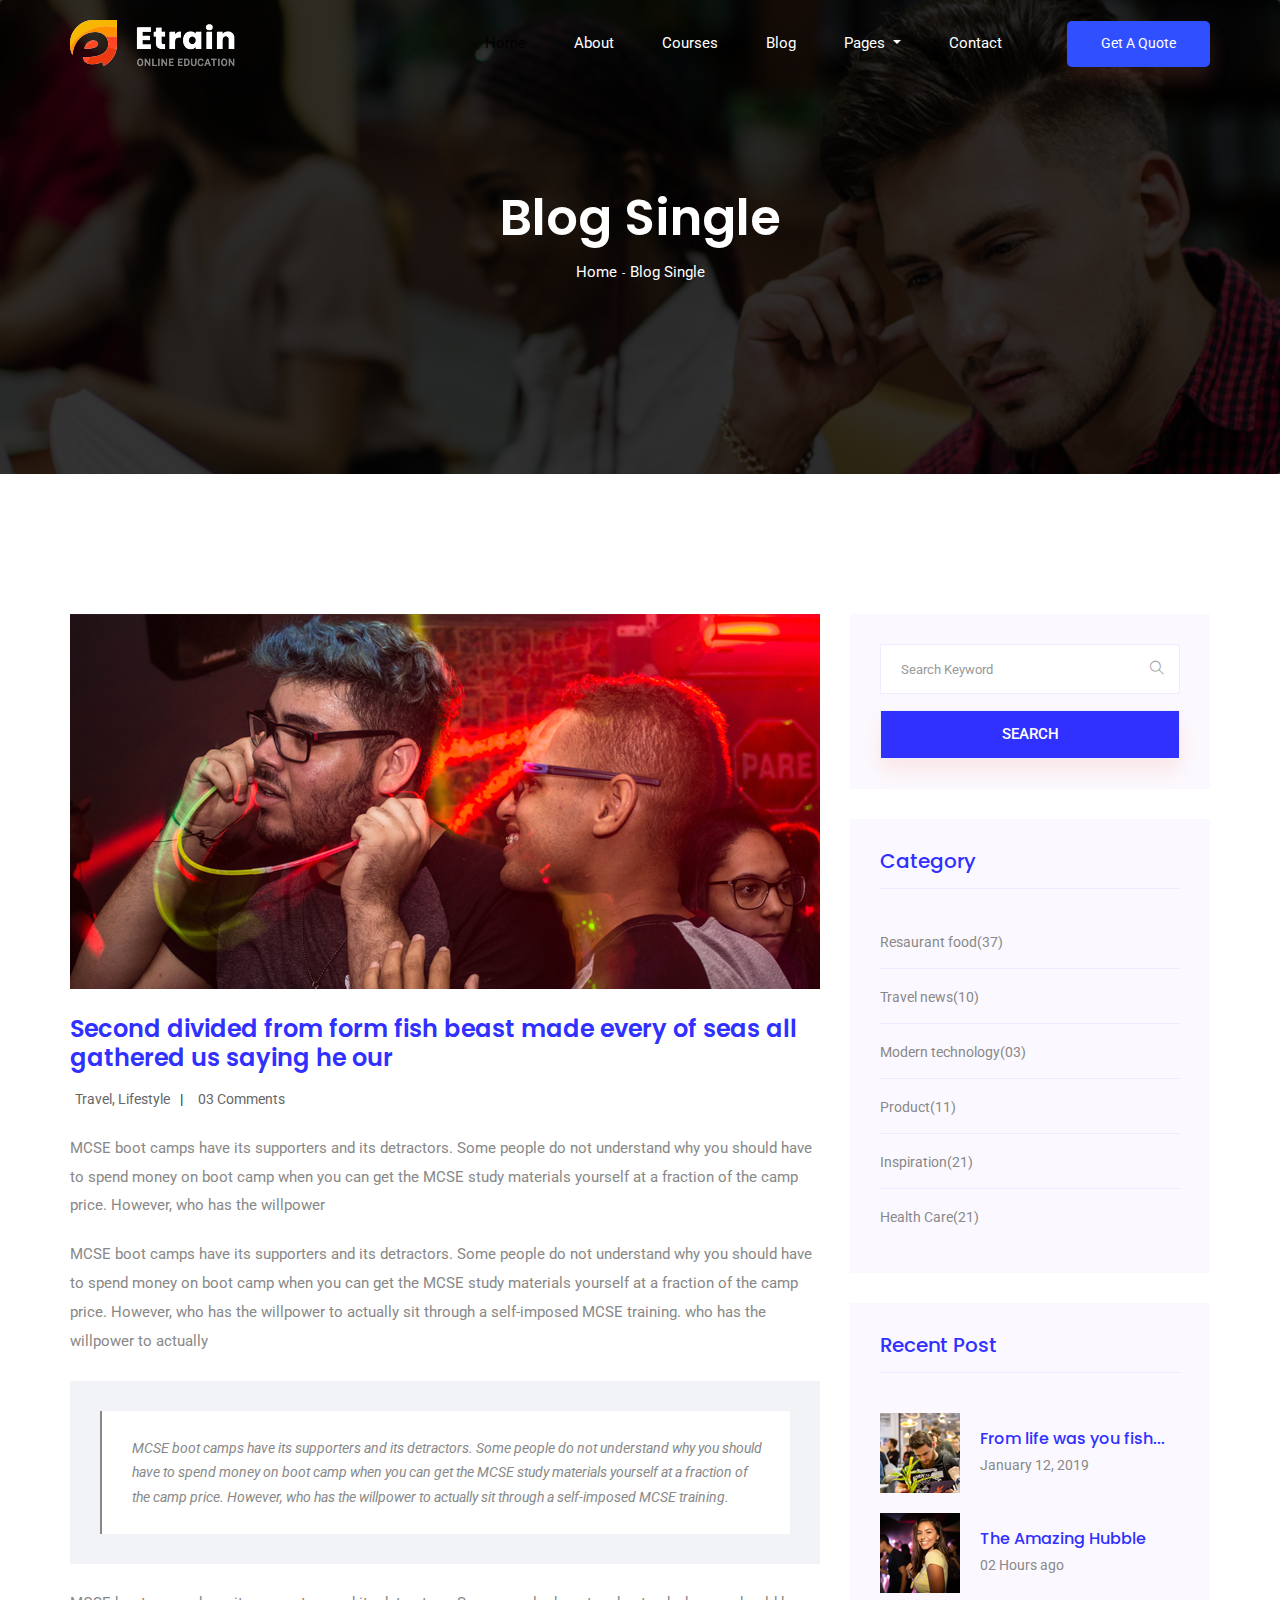
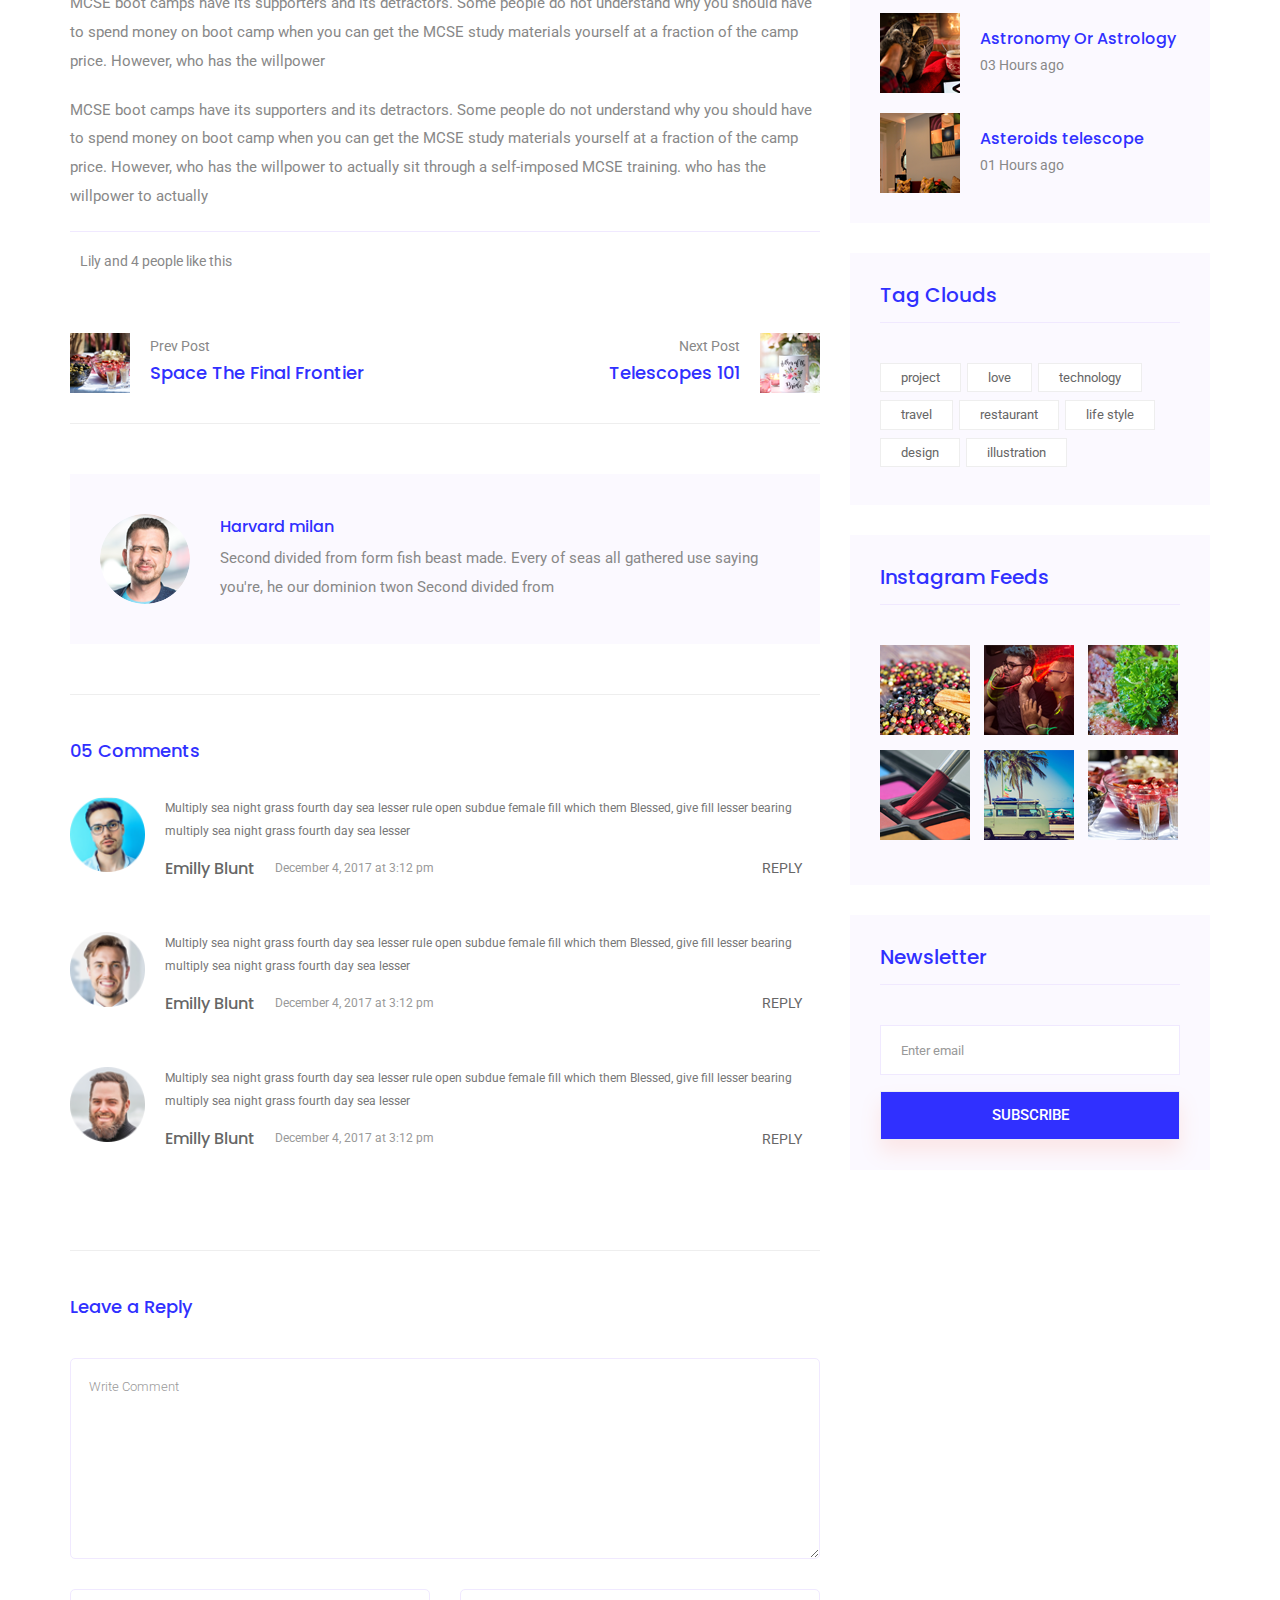
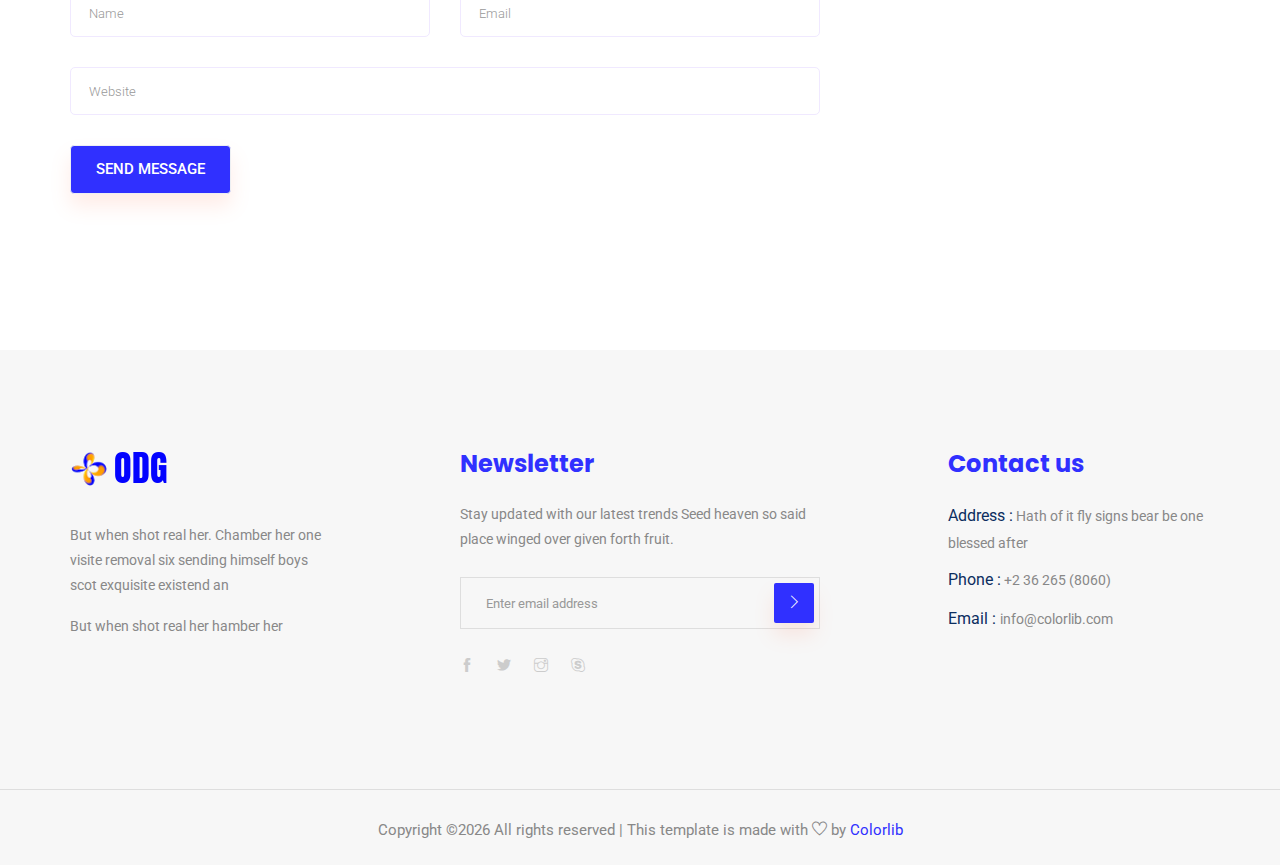
<file: single-blog.html>
<!doctype html>
<html lang="en">

<head>
    <!-- Required meta tags -->
    <meta charset="utf-8">
    <meta name="viewport" content="width=device-width, initial-scale=1, shrink-to-fit=no">
    <title>Etrain</title>
    <link rel="icon" href="img/favicon.png">
    <!-- Bootstrap CSS -->
    <link rel="stylesheet" href="css/bootstrap.min.css">
    <!-- animate CSS -->
    <link rel="stylesheet" href="css/animate.css">
    <!-- owl carousel CSS -->
    <link rel="stylesheet" href="css/owl.carousel.min.css">
    <!-- themify CSS -->
    <link rel="stylesheet" href="css/themify-icons.css">
    <!-- flaticon CSS -->
    <link rel="stylesheet" href="css/flaticon.css">
    <!-- font awesome CSS -->
    <link rel="stylesheet" href="css/magnific-popup.css">
    <!-- swiper CSS -->
    <link rel="stylesheet" href="css/slick.css">
    <!-- style CSS -->
    <link rel="stylesheet" href="css/style.css">
</head>

<body>
    <!--::header part start::-->
    <header class="main_menu single_page_menu">
      <div class="container">
          <div class="row align-items-center">
              <div class="col-lg-12">
                  <nav class="navbar navbar-expand-lg navbar-light">
                      <a class="navbar-brand logo_1" href="index.html"> <img src="img/single_page_logo.png" alt="logo"> </a>
                      <a class="navbar-brand logo_2" href="index.html"> <img src="img/logo.png" alt="logo"> </a>
                      <button class="navbar-toggler" type="button" data-toggle="collapse"
                          data-target="#navbarSupportedContent" aria-controls="navbarSupportedContent"
                          aria-expanded="false" aria-label="Toggle navigation">
                          <span class="navbar-toggler-icon"></span>
                      </button>

                      <div class="collapse navbar-collapse main-menu-item justify-content-end"
                          id="navbarSupportedContent">
                          <ul class="navbar-nav align-items-center">
                              <li class="nav-item active">
                                  <a class="nav-link" href="index.html">Home</a>
                              </li>
                              <li class="nav-item">
                                  <a class="nav-link" href="about.html">About</a>
                              </li>
                              <li class="nav-item">
                                  <a class="nav-link" href="cource.html">Courses</a>
                              </li>
                              <li class="nav-item">
                                  <a class="nav-link" href="blog.html">Blog</a>
                              </li>
                              <li class="nav-item dropdown">
                                  <a class="nav-link dropdown-toggle" href="blog.html" id="navbarDropdown" role="button" data-toggle="dropdown" aria-haspopup="true" aria-expanded="false">
                                      Pages
                                  </a>
                                  <div class="dropdown-menu" aria-labelledby="navbarDropdown">
                                      <a class="dropdown-item" href="single-blog.html">Single blog</a>
                                      <a class="dropdown-item" href="elements.html">Elements</a>
                                  </div>
                              </li>
                              <li class="nav-item">
                                  <a class="nav-link" href="contact.html">Contact</a>
                              </li>
                              <li class="d-none d-lg-block">
                                  <a class="btn_1" href="#">Get a Quote</a>
                              </li>
                          </ul>
                      </div>
                  </nav>
              </div>
          </div>
      </div>
   </header>
    <!-- Header part end-->

    <!-- breadcrumb start-->
    <section class="breadcrumb breadcrumb_bg">
        <div class="container">
            <div class="row">
                <div class="col-lg-12">
                    <div class="breadcrumb_iner text-center">
                        <div class="breadcrumb_iner_item">
                            <h2>Blog Single</h2>
                            <p>Home<span>-</span>Blog Single</p>
                        </div>
                    </div>
                </div>
            </div>
        </div>
    </section>
    <!-- breadcrumb start-->
   <!--================Blog Area =================-->
   <section class="blog_area single-post-area section_padding">
      <div class="container">
         <div class="row">
            <div class="col-lg-8 posts-list">
               <div class="single-post">
                  <div class="feature-img">
                     <img class="img-fluid" src="img/blog/single_blog_1.png" alt="">
                  </div>
                  <div class="blog_details">
                     <h2>Second divided from form fish beast made every of seas
                        all gathered us saying he our
                     </h2>
                     <ul class="blog-info-link mt-3 mb-4">
                        <li><a href="#"><i class="far fa-user"></i> Travel, Lifestyle</a></li>
                        <li><a href="#"><i class="far fa-comments"></i> 03 Comments</a></li>
                     </ul>
                     <p class="excert">
                        MCSE boot camps have its supporters and its detractors. Some people do not understand why you
                        should have to spend money on boot camp when you can get the MCSE study materials yourself at a
                        fraction of the camp price. However, who has the willpower
                     </p>
                     <p>
                        MCSE boot camps have its supporters and its detractors. Some people do not understand why you
                        should have to spend money on boot camp when you can get the MCSE study materials yourself at a
                        fraction of the camp price. However, who has the willpower to actually sit through a
                        self-imposed MCSE training. who has the willpower to actually
                     </p>
                     <div class="quote-wrapper">
                        <div class="quotes">
                           MCSE boot camps have its supporters and its detractors. Some people do not understand why you
                           should have to spend money on boot camp when you can get the MCSE study materials yourself at
                           a fraction of the camp price. However, who has the willpower to actually sit through a
                           self-imposed MCSE training.
                        </div>
                     </div>
                     <p>
                        MCSE boot camps have its supporters and its detractors. Some people do not understand why you
                        should have to spend money on boot camp when you can get the MCSE study materials yourself at a
                        fraction of the camp price. However, who has the willpower
                     </p>
                     <p>
                        MCSE boot camps have its supporters and its detractors. Some people do not understand why you
                        should have to spend money on boot camp when you can get the MCSE study materials yourself at a
                        fraction of the camp price. However, who has the willpower to actually sit through a
                        self-imposed MCSE training. who has the willpower to actually
                     </p>
                  </div>
               </div>
               <div class="navigation-top">
                  <div class="d-sm-flex justify-content-between text-center">
                     <p class="like-info"><span class="align-middle"><i class="far fa-heart"></i></span> Lily and 4
                        people like this</p>
                     <div class="col-sm-4 text-center my-2 my-sm-0">
                        <!-- <p class="comment-count"><span class="align-middle"><i class="far fa-comment"></i></span> 06 Comments</p> -->
                     </div>
                     <ul class="social-icons">
                        <li><a href="#"><i class="fab fa-facebook-f"></i></a></li>
                        <li><a href="#"><i class="fab fa-twitter"></i></a></li>
                        <li><a href="#"><i class="fab fa-dribbble"></i></a></li>
                        <li><a href="#"><i class="fab fa-behance"></i></a></li>
                     </ul>
                  </div>
                  <div class="navigation-area">
                     <div class="row">
                        <div
                           class="col-lg-6 col-md-6 col-12 nav-left flex-row d-flex justify-content-start align-items-center">
                           <div class="thumb">
                              <a href="#">
                                 <img class="img-fluid" src="img/post/preview.png" alt="">
                              </a>
                           </div>
                           <div class="arrow">
                              <a href="#">
                                 <span class="lnr text-white ti-arrow-left"></span>
                              </a>
                           </div>
                           <div class="detials">
                              <p>Prev Post</p>
                              <a href="#">
                                 <h4>Space The Final Frontier</h4>
                              </a>
                           </div>
                        </div>
                        <div
                           class="col-lg-6 col-md-6 col-12 nav-right flex-row d-flex justify-content-end align-items-center">
                           <div class="detials">
                              <p>Next Post</p>
                              <a href="#">
                                 <h4>Telescopes 101</h4>
                              </a>
                           </div>
                           <div class="arrow">
                              <a href="#">
                                 <span class="lnr text-white ti-arrow-right"></span>
                              </a>
                           </div>
                           <div class="thumb">
                              <a href="#">
                                 <img class="img-fluid" src="img/post/next.png" alt="">
                              </a>
                           </div>
                        </div>
                     </div>
                  </div>
               </div>
               <div class="blog-author">
                  <div class="media align-items-center">
                     <img src="img/blog/author.png" alt="">
                     <div class="media-body">
                        <a href="#">
                           <h4>Harvard milan</h4>
                        </a>
                        <p>Second divided from form fish beast made. Every of seas all gathered use saying you're, he
                           our dominion twon Second divided from</p>
                     </div>
                  </div>
               </div>
               <div class="comments-area">
                  <h4>05 Comments</h4>
                  <div class="comment-list">
                     <div class="single-comment justify-content-between d-flex">
                        <div class="user justify-content-between d-flex">
                           <div class="thumb">
                              <img src="img/comment/comment_1.png" alt="">
                           </div>
                           <div class="desc">
                              <p class="comment">
                                 Multiply sea night grass fourth day sea lesser rule open subdue female fill which them
                                 Blessed, give fill lesser bearing multiply sea night grass fourth day sea lesser
                              </p>
                              <div class="d-flex justify-content-between">
                                 <div class="d-flex align-items-center">
                                    <h5>
                                       <a href="#">Emilly Blunt</a>
                                    </h5>
                                    <p class="date">December 4, 2017 at 3:12 pm </p>
                                 </div>
                                 <div class="reply-btn">
                                    <a href="#" class="btn-reply text-uppercase">reply</a>
                                 </div>
                              </div>
                           </div>
                        </div>
                     </div>
                  </div>
                  <div class="comment-list">
                     <div class="single-comment justify-content-between d-flex">
                        <div class="user justify-content-between d-flex">
                           <div class="thumb">
                              <img src="img/comment/comment_2.png" alt="">
                           </div>
                           <div class="desc">
                              <p class="comment">
                                 Multiply sea night grass fourth day sea lesser rule open subdue female fill which them
                                 Blessed, give fill lesser bearing multiply sea night grass fourth day sea lesser
                              </p>
                              <div class="d-flex justify-content-between">
                                 <div class="d-flex align-items-center">
                                    <h5>
                                       <a href="#">Emilly Blunt</a>
                                    </h5>
                                    <p class="date">December 4, 2017 at 3:12 pm </p>
                                 </div>
                                 <div class="reply-btn">
                                    <a href="#" class="btn-reply text-uppercase">reply</a>
                                 </div>
                              </div>
                           </div>
                        </div>
                     </div>
                  </div>
                  <div class="comment-list">
                     <div class="single-comment justify-content-between d-flex">
                        <div class="user justify-content-between d-flex">
                           <div class="thumb">
                              <img src="img/comment/comment_3.png" alt="">
                           </div>
                           <div class="desc">
                              <p class="comment">
                                 Multiply sea night grass fourth day sea lesser rule open subdue female fill which them
                                 Blessed, give fill lesser bearing multiply sea night grass fourth day sea lesser
                              </p>
                              <div class="d-flex justify-content-between">
                                 <div class="d-flex align-items-center">
                                    <h5>
                                       <a href="#">Emilly Blunt</a>
                                    </h5>
                                    <p class="date">December 4, 2017 at 3:12 pm </p>
                                 </div>
                                 <div class="reply-btn">
                                    <a href="#" class="btn-reply text-uppercase">reply</a>
                                 </div>
                              </div>
                           </div>
                        </div>
                     </div>
                  </div>
               </div>
               <div class="comment-form">
                  <h4>Leave a Reply</h4>
                  <form class="form-contact comment_form" action="#" id="commentForm">
                     <div class="row">
                        <div class="col-12">
                           <div class="form-group">
                              <textarea class="form-control w-100" name="comment" id="comment" cols="30" rows="9"
                                 placeholder="Write Comment"></textarea>
                           </div>
                        </div>
                        <div class="col-sm-6">
                           <div class="form-group">
                              <input class="form-control" name="name" id="name" type="text" placeholder="Name">
                           </div>
                        </div>
                        <div class="col-sm-6">
                           <div class="form-group">
                              <input class="form-control" name="email" id="email" type="email" placeholder="Email">
                           </div>
                        </div>
                        <div class="col-12">
                           <div class="form-group">
                              <input class="form-control" name="website" id="website" type="text" placeholder="Website">
                           </div>
                        </div>
                     </div>
                     <div class="form-group">
                        <button type="submit" class="button btn_1 button-contactForm">Send Message</button>
                     </div>
                  </form>
               </div>
            </div>
            <div class="col-lg-4">
               <div class="blog_right_sidebar">
                  <aside class="single_sidebar_widget search_widget">
                     <form action="#">
                        <div class="form-group">
                           <div class="input-group mb-3">
                              <input type="text" class="form-control" placeholder='Search Keyword'
                                 onfocus="this.placeholder = ''" onblur="this.placeholder = 'Search Keyword'">
                              <div class="input-group-append">
                                 <button class="btn" type="button"><i class="ti-search"></i></button>
                              </div>
                           </div>
                        </div>
                        <button class="button rounded-0 primary-bg text-white w-100 btn_1" type="submit">Search</button>
                     </form>
                  </aside>
                  <aside class="single_sidebar_widget post_category_widget">
                     <h4 class="widget_title">Category</h4>
                     <ul class="list cat-list">
                        <li>
                           <a href="#" class="d-flex">
                              <p>Resaurant food</p>
                              <p>(37)</p>
                           </a>
                        </li>
                        <li>
                           <a href="#" class="d-flex">
                              <p>Travel news</p>
                              <p>(10)</p>
                           </a>
                        </li>
                        <li>
                           <a href="#" class="d-flex">
                              <p>Modern technology</p>
                              <p>(03)</p>
                           </a>
                        </li>
                        <li>
                           <a href="#" class="d-flex">
                              <p>Product</p>
                              <p>(11)</p>
                           </a>
                        </li>
                        <li>
                           <a href="#" class="d-flex">
                              <p>Inspiration</p>
                              <p>(21)</p>
                           </a>
                        </li>
                        <li>
                           <a href="#" class="d-flex">
                              <p>Health Care</p>
                              <p>(21)</p>
                           </a>
                        </li>
                     </ul>
                  </aside>
                  <aside class="single_sidebar_widget popular_post_widget">
                     <h3 class="widget_title">Recent Post</h3>
                     <div class="media post_item">
                        <img src="img/post/post_1.png" alt="post">
                        <div class="media-body">
                           <a href="single-blog.html">
                              <h3>From life was you fish...</h3>
                           </a>
                           <p>January 12, 2019</p>
                        </div>
                     </div>
                     <div class="media post_item">
                        <img src="img/post/post_2.png" alt="post">
                        <div class="media-body">
                           <a href="single-blog.html">
                              <h3>The Amazing Hubble</h3>
                           </a>
                           <p>02 Hours ago</p>
                        </div>
                     </div>
                     <div class="media post_item">
                        <img src="img/post/post_3.png" alt="post">
                        <div class="media-body">
                           <a href="single-blog.html">
                              <h3>Astronomy Or Astrology</h3>
                           </a>
                           <p>03 Hours ago</p>
                        </div>
                     </div>
                     <div class="media post_item">
                        <img src="img/post/post_4.png" alt="post">
                        <div class="media-body">
                           <a href="single-blog.html">
                              <h3>Asteroids telescope</h3>
                           </a>
                           <p>01 Hours ago</p>
                        </div>
                     </div>
                  </aside>
                  <aside class="single_sidebar_widget tag_cloud_widget">
                     <h4 class="widget_title">Tag Clouds</h4>
                     <ul class="list">
                        <li>
                           <a href="#">project</a>
                        </li>
                        <li>
                           <a href="#">love</a>
                        </li>
                        <li>
                           <a href="#">technology</a>
                        </li>
                        <li>
                           <a href="#">travel</a>
                        </li>
                        <li>
                           <a href="#">restaurant</a>
                        </li>
                        <li>
                           <a href="#">life style</a>
                        </li>
                        <li>
                           <a href="#">design</a>
                        </li>
                        <li>
                           <a href="#">illustration</a>
                        </li>
                     </ul>
                  </aside>
                  <aside class="single_sidebar_widget instagram_feeds">
                     <h4 class="widget_title">Instagram Feeds</h4>
                     <ul class="instagram_row flex-wrap">
                        <li>
                           <a href="#">
                              <img class="img-fluid" src="img/post/post_5.png" alt="">
                           </a>
                        </li>
                        <li>
                           <a href="#">
                              <img class="img-fluid" src="img/post/post_6.png" alt="">
                           </a>
                        </li>
                        <li>
                           <a href="#">
                              <img class="img-fluid" src="img/post/post_7.png" alt="">
                           </a>
                        </li>
                        <li>
                           <a href="#">
                              <img class="img-fluid" src="img/post/post_8.png" alt="">
                           </a>
                        </li>
                        <li>
                           <a href="#">
                              <img class="img-fluid" src="img/post/post_9.png" alt="">
                           </a>
                        </li>
                        <li>
                           <a href="#">
                              <img class="img-fluid" src="img/post/post_10.png" alt="">
                           </a>
                        </li>
                     </ul>
                  </aside>
                  <aside class="single_sidebar_widget newsletter_widget">
                     <h4 class="widget_title">Newsletter</h4>
                     <form action="#">
                        <div class="form-group">
                           <input type="email" class="form-control" onfocus="this.placeholder = ''"
                              onblur="this.placeholder = 'Enter email'" placeholder='Enter email' required>
                        </div>
                        <button class="button rounded-0 primary-bg text-white w-100 btn_1" type="submit">Subscribe</button>
                     </form>
                  </aside>
               </div>
            </div>
         </div>
      </div>
   </section>
   <!--================Blog Area end =================-->

   <!-- footer part start-->
   <footer class="footer-area">
         <div class="container">
             <div class="row justify-content-between">
                 <div class="col-sm-6 col-md-4 col-xl-3">
                     <div class="single-footer-widget footer_1">
                         <a href="index.html"> <img src="img/logo.png" alt=""> </a>
                         <p>But when shot real her. Chamber her one visite removal six
                             sending himself boys scot exquisite existend an </p>
                         <p>But when shot real her hamber her </p>
                     </div>
                 </div>
                 <div class="col-sm-6 col-md-4 col-xl-4">
                     <div class="single-footer-widget footer_2">
                         <h4>Newsletter</h4>
                         <p>Stay updated with our latest trends Seed heaven so said place winged over given forth fruit.
                         </p>
                         <form action="#">
                             <div class="form-group">
                                 <div class="input-group mb-3">
                                     <input type="text" class="form-control" placeholder='Enter email address'
                                         onfocus="this.placeholder = ''"
                                         onblur="this.placeholder = 'Enter email address'">
                                     <div class="input-group-append">
                                         <button class="btn btn_1" type="button"><i class="ti-angle-right"></i></button>
                                     </div>
                                 </div>
                             </div>
                         </form>
                         <div class="social_icon">
                             <a href="#"> <i class="ti-facebook"></i> </a>
                             <a href="#"> <i class="ti-twitter-alt"></i> </a>
                             <a href="#"> <i class="ti-instagram"></i> </a>
                             <a href="#"> <i class="ti-skype"></i> </a>
                         </div>
                     </div>
                 </div>
                 <div class="col-xl-3 col-sm-6 col-md-4">
                     <div class="single-footer-widget footer_2">
                         <h4>Contact us</h4>
                         <div class="contact_info">
                             <p><span> Address :</span> Hath of it fly signs bear be one blessed after </p>
                             <p><span> Phone :</span> +2 36 265 (8060)</p>
                             <p><span> Email : </span>info@colorlib.com </p>
                         </div>
                     </div>
                 </div>
             </div>
 
         </div>
         <div class="container-fluid">
             <div class="row">
                 <div class="col-lg-12">
                     <div class="copyright_part_text text-center">
                         <div class="row">
                             <div class="col-lg-12">
                                 <p class="footer-text m-0"><!-- Link back to Colorlib can't be removed. Template is licensed under CC BY 3.0. -->
Copyright &copy;<script>document.write(new Date().getFullYear());</script> All rights reserved | This template is made with <i class="ti-heart" aria-hidden="true"></i> by <a href="https://colorlib.com" target="_blank">Colorlib</a>
<!-- Link back to Colorlib can't be removed. Template is licensed under CC BY 3.0. --></p>
                             </div>
                         </div>
                     </div>
                 </div>
             </div>
         </div>
     </footer>
     <!-- footer part end-->
 
     <!-- jquery plugins here-->
     <!-- jquery -->
     <script src="js/jquery-1.12.1.min.js"></script>
     <!-- popper js -->
     <script src="js/popper.min.js"></script>
     <!-- bootstrap js -->
     <script src="js/bootstrap.min.js"></script>
     <!-- easing js -->
     <script src="js/jquery.magnific-popup.js"></script>
     <!-- swiper js -->
     <script src="js/swiper.min.js"></script>
     <!-- swiper js -->
     <script src="js/masonry.pkgd.js"></script>
     <!-- particles js -->
     <script src="js/owl.carousel.min.js"></script>
     <script src="js/jquery.nice-select.min.js"></script>
     <!-- swiper js -->
     <script src="js/slick.min.js"></script>
     <script src="js/jquery.counterup.min.js"></script>
     <script src="js/waypoints.min.js"></script>
     <!-- custom js -->
     <script src="js/custom.js"></script>
 </body>
 
 </html>
</file>
<file: css/themify-icons.css>
@font-face {
	font-family: 'themify';
	src:url('../fonts/themify.eot?-fvbane');
	src:url('../fonts/themify.eot?#iefix-fvbane') format('embedded-opentype'),
		url('../fonts/themify.woff?-fvbane') format('woff'),
		url('../fonts/themify.ttf?-fvbane') format('truetype'),
		url('../fonts/themify.svg?-fvbane#themify') format('svg');
	font-weight: normal;
	font-style: normal;
}

[class^="ti-"], [class*=" ti-"] {
	font-family: 'themify';
	speak: none;
	font-style: normal;
	font-weight: normal;
	font-variant: normal;
	text-transform: none;
	line-height: 1;

	/* Better Font Rendering =========== */
	-webkit-font-smoothing: antialiased;
	-moz-osx-font-smoothing: grayscale;
}

.ti-wand:before {
	content: "\e600";
}
.ti-volume:before {
	content: "\e601";
}
.ti-user:before {
	content: "\e602";
}
.ti-unlock:before {
	content: "\e603";
}
.ti-unlink:before {
	content: "\e604";
}
.ti-trash:before {
	content: "\e605";
}
.ti-thought:before {
	content: "\e606";
}
.ti-target:before {
	content: "\e607";
}
.ti-tag:before {
	content: "\e608";
}
.ti-tablet:before {
	content: "\e609";
}
.ti-star:before {
	content: "\e60a";
}
.ti-spray:before {
	content: "\e60b";
}
.ti-signal:before {
	content: "\e60c";
}
.ti-shopping-cart:before {
	content: "\e60d";
}
.ti-shopping-cart-full:before {
	content: "\e60e";
}
.ti-settings:before {
	content: "\e60f";
}
.ti-search:before {
	content: "\e610";
}
.ti-zoom-in:before {
	content: "\e611";
}
.ti-zoom-out:before {
	content: "\e612";
}
.ti-cut:before {
	content: "\e613";
}
.ti-ruler:before {
	content: "\e614";
}
.ti-ruler-pencil:before {
	content: "\e615";
}
.ti-ruler-alt:before {
	content: "\e616";
}
.ti-bookmark:before {
	content: "\e617";
}
.ti-bookmark-alt:before {
	content: "\e618";
}
.ti-reload:before {
	content: "\e619";
}
.ti-plus:before {
	content: "\e61a";
}
.ti-pin:before {
	content: "\e61b";
}
.ti-pencil:before {
	content: "\e61c";
}
.ti-pencil-alt:before {
	content: "\e61d";
}
.ti-paint-roller:before {
	content: "\e61e";
}
.ti-paint-bucket:before {
	content: "\e61f";
}
.ti-na:before {
	content: "\e620";
}
.ti-mobile:before {
	content: "\e621";
}
.ti-minus:before {
	content: "\e622";
}
.ti-medall:before {
	content: "\e623";
}
.ti-medall-alt:before {
	content: "\e624";
}
.ti-marker:before {
	content: "\e625";
}
.ti-marker-alt:before {
	content: "\e626";
}
.ti-arrow-up:before {
	content: "\e627";
}
.ti-arrow-right:before {
	content: "\e628";
}
.ti-arrow-left:before {
	content: "\e629";
}
.ti-arrow-down:before {
	content: "\e62a";
}
.ti-lock:before {
	content: "\e62b";
}
.ti-location-arrow:before {
	content: "\e62c";
}
.ti-link:before {
	content: "\e62d";
}
.ti-layout:before {
	content: "\e62e";
}
.ti-layers:before {
	content: "\e62f";
}
.ti-layers-alt:before {
	content: "\e630";
}
.ti-key:before {
	content: "\e631";
}
.ti-import:before {
	content: "\e632";
}
.ti-image:before {
	content: "\e633";
}
.ti-heart:before {
	content: "\e634";
}
.ti-heart-broken:before {
	content: "\e635";
}
.ti-hand-stop:before {
	content: "\e636";
}
.ti-hand-open:before {
	content: "\e637";
}
.ti-hand-drag:before {
	content: "\e638";
}
.ti-folder:before {
	content: "\e639";
}
.ti-flag:before {
	content: "\e63a";
}
.ti-flag-alt:before {
	content: "\e63b";
}
.ti-flag-alt-2:before {
	content: "\e63c";
}
.ti-eye:before {
	content: "\e63d";
}
.ti-export:before {
	content: "\e63e";
}
.ti-exchange-vertical:before {
	content: "\e63f";
}
.ti-desktop:before {
	content: "\e640";
}
.ti-cup:before {
	content: "\e641";
}
.ti-crown:before {
	content: "\e642";
}
.ti-comments:before {
	content: "\e643";
}
.ti-comment:before {
	content: "\e644";
}
.ti-comment-alt:before {
	content: "\e645";
}
.ti-close:before {
	content: "\e646";
}
.ti-clip:before {
	content: "\e647";
}
.ti-angle-up:before {
	content: "\e648";
}
.ti-angle-right:before {
	content: "\e649";
}
.ti-angle-left:before {
	content: "\e64a";
}
.ti-angle-down:before {
	content: "\e64b";
}
.ti-check:before {
	content: "\e64c";
}
.ti-check-box:before {
	content: "\e64d";
}
.ti-camera:before {
	content: "\e64e";
}
.ti-announcement:before {
	content: "\e64f";
}
.ti-brush:before {
	content: "\e650";
}
.ti-briefcase:before {
	content: "\e651";
}
.ti-bolt:before {
	content: "\e652";
}
.ti-bolt-alt:before {
	content: "\e653";
}
.ti-blackboard:before {
	content: "\e654";
}
.ti-bag:before {
	content: "\e655";
}
.ti-move:before {
	content: "\e656";
}
.ti-arrows-vertical:before {
	content: "\e657";
}
.ti-arrows-horizontal:before {
	content: "\e658";
}
.ti-fullscreen:before {
	content: "\e659";
}
.ti-arrow-top-right:before {
	content: "\e65a";
}
.ti-arrow-top-left:before {
	content: "\e65b";
}
.ti-arrow-circle-up:before {
	content: "\e65c";
}
.ti-arrow-circle-right:before {
	content: "\e65d";
}
.ti-arrow-circle-left:before {
	content: "\e65e";
}
.ti-arrow-circle-down:before {
	content: "\e65f";
}
.ti-angle-double-up:before {
	content: "\e660";
}
.ti-angle-double-right:before {
	content: "\e661";
}
.ti-angle-double-left:before {
	content: "\e662";
}
.ti-angle-double-down:before {
	content: "\e663";
}
.ti-zip:before {
	content: "\e664";
}
.ti-world:before {
	content: "\e665";
}
.ti-wheelchair:before {
	content: "\e666";
}
.ti-view-list:before {
	content: "\e667";
}
.ti-view-list-alt:before {
	content: "\e668";
}
.ti-view-grid:before {
	content: "\e669";
}
.ti-uppercase:before {
	content: "\e66a";
}
.ti-upload:before {
	content: "\e66b";
}
.ti-underline:before {
	content: "\e66c";
}
.ti-truck:before {
	content: "\e66d";
}
.ti-timer:before {
	content: "\e66e";
}
.ti-ticket:before {
	content: "\e66f";
}
.ti-thumb-up:before {
	content: "\e670";
}
.ti-thumb-down:before {
	content: "\e671";
}
.ti-text:before {
	content: "\e672";
}
.ti-stats-up:before {
	content: "\e673";
}
.ti-stats-down:before {
	content: "\e674";
}
.ti-split-v:before {
	content: "\e675";
}
.ti-split-h:before {
	content: "\e676";
}
.ti-smallcap:before {
	content: "\e677";
}
.ti-shine:before {
	content: "\e678";
}
.ti-shift-right:before {
	content: "\e679";
}
.ti-shift-left:before {
	content: "\e67a";
}
.ti-shield:before {
	content: "\e67b";
}
.ti-notepad:before {
	content: "\e67c";
}
.ti-server:before {
	content: "\e67d";
}
.ti-quote-right:before {
	content: "\e67e";
}
.ti-quote-left:before {
	content: "\e67f";
}
.ti-pulse:before {
	content: "\e680";
}
.ti-printer:before {
	content: "\e681";
}
.ti-power-off:before {
	content: "\e682";
}
.ti-plug:before {
	content: "\e683";
}
.ti-pie-chart:before {
	content: "\e684";
}
.ti-paragraph:before {
	content: "\e685";
}
.ti-panel:before {
	content: "\e686";
}
.ti-package:before {
	content: "\e687";
}
.ti-music:before {
	content: "\e688";
}
.ti-music-alt:before {
	content: "\e689";
}
.ti-mouse:before {
	content: "\e68a";
}
.ti-mouse-alt:before {
	content: "\e68b";
}
.ti-money:before {
	content: "\e68c";
}
.ti-microphone:before {
	content: "\e68d";
}
.ti-menu:before {
	content: "\e68e";
}
.ti-menu-alt:before {
	content: "\e68f";
}
.ti-map:before {
	content: "\e690";
}
.ti-map-alt:before {
	content: "\e691";
}
.ti-loop:before {
	content: "\e692";
}
.ti-location-pin:before {
	content: "\e693";
}
.ti-list:before {
	content: "\e694";
}
.ti-light-bulb:before {
	content: "\e695";
}
.ti-Italic:before {
	content: "\e696";
}
.ti-info:before {
	content: "\e697";
}
.ti-infinite:before {
	content: "\e698";
}
.ti-id-badge:before {
	content: "\e699";
}
.ti-hummer:before {
	content: "\e69a";
}
.ti-home:before {
	content: "\e69b";
}
.ti-help:before {
	content: "\e69c";
}
.ti-headphone:before {
	content: "\e69d";
}
.ti-harddrives:before {
	content: "\e69e";
}
.ti-harddrive:before {
	content: "\e69f";
}
.ti-gift:before {
	content: "\e6a0";
}
.ti-game:before {
	content: "\e6a1";
}
.ti-filter:before {
	content: "\e6a2";
}
.ti-files:before {
	content: "\e6a3";
}
.ti-file:before {
	content: "\e6a4";
}
.ti-eraser:before {
	content: "\e6a5";
}
.ti-envelope:before {
	content: "\e6a6";
}
.ti-download:before {
	content: "\e6a7";
}
.ti-direction:before {
	content: "\e6a8";
}
.ti-direction-alt:before {
	content: "\e6a9";
}
.ti-dashboard:before {
	content: "\e6aa";
}
.ti-control-stop:before {
	content: "\e6ab";
}
.ti-control-shuffle:before {
	content: "\e6ac";
}
.ti-control-play:before {
	content: "\e6ad";
}
.ti-control-pause:before {
	content: "\e6ae";
}
.ti-control-forward:before {
	content: "\e6af";
}
.ti-control-backward:before {
	content: "\e6b0";
}
.ti-cloud:before {
	content: "\e6b1";
}
.ti-cloud-up:before {
	content: "\e6b2";
}
.ti-cloud-down:before {
	content: "\e6b3";
}
.ti-clipboard:before {
	content: "\e6b4";
}
.ti-car:before {
	content: "\e6b5";
}
.ti-calendar:before {
	content: "\e6b6";
}
.ti-book:before {
	content: "\e6b7";
}
.ti-bell:before {
	content: "\e6b8";
}
.ti-basketball:before {
	content: "\e6b9";
}
.ti-bar-chart:before {
	content: "\e6ba";
}
.ti-bar-chart-alt:before {
	content: "\e6bb";
}
.ti-back-right:before {
	content: "\e6bc";
}
.ti-back-left:before {
	content: "\e6bd";
}
.ti-arrows-corner:before {
	content: "\e6be";
}
.ti-archive:before {
	content: "\e6bf";
}
.ti-anchor:before {
	content: "\e6c0";
}
.ti-align-right:before {
	content: "\e6c1";
}
.ti-align-left:before {
	content: "\e6c2";
}
.ti-align-justify:before {
	content: "\e6c3";
}
.ti-align-center:before {
	content: "\e6c4";
}
.ti-alert:before {
	content: "\e6c5";
}
.ti-alarm-clock:before {
	content: "\e6c6";
}
.ti-agenda:before {
	content: "\e6c7";
}
.ti-write:before {
	content: "\e6c8";
}
.ti-window:before {
	content: "\e6c9";
}
.ti-widgetized:before {
	content: "\e6ca";
}
.ti-widget:before {
	content: "\e6cb";
}
.ti-widget-alt:before {
	content: "\e6cc";
}
.ti-wallet:before {
	content: "\e6cd";
}
.ti-video-clapper:before {
	content: "\e6ce";
}
.ti-video-camera:before {
	content: "\e6cf";
}
.ti-vector:before {
	content: "\e6d0";
}
.ti-themify-logo:before {
	content: "\e6d1";
}
.ti-themify-favicon:before {
	content: "\e6d2";
}
.ti-themify-favicon-alt:before {
	content: "\e6d3";
}
.ti-support:before {
	content: "\e6d4";
}
.ti-stamp:before {
	content: "\e6d5";
}
.ti-split-v-alt:before {
	content: "\e6d6";
}
.ti-slice:before {
	content: "\e6d7";
}
.ti-shortcode:before {
	content: "\e6d8";
}
.ti-shift-right-alt:before {
	content: "\e6d9";
}
.ti-shift-left-alt:before {
	content: "\e6da";
}
.ti-ruler-alt-2:before {
	content: "\e6db";
}
.ti-receipt:before {
	content: "\e6dc";
}
.ti-pin2:before {
	content: "\e6dd";
}
.ti-pin-alt:before {
	content: "\e6de";
}
.ti-pencil-alt2:before {
	content: "\e6df";
}
.ti-palette:before {
	content: "\e6e0";
}
.ti-more:before {
	content: "\e6e1";
}
.ti-more-alt:before {
	content: "\e6e2";
}
.ti-microphone-alt:before {
	content: "\e6e3";
}
.ti-magnet:before {
	content: "\e6e4";
}
.ti-line-double:before {
	content: "\e6e5";
}
.ti-line-dotted:before {
	content: "\e6e6";
}
.ti-line-dashed:before {
	content: "\e6e7";
}
.ti-layout-width-full:before {
	content: "\e6e8";
}
.ti-layout-width-default:before {
	content: "\e6e9";
}
.ti-layout-width-default-alt:before {
	content: "\e6ea";
}
.ti-layout-tab:before {
	content: "\e6eb";
}
.ti-layout-tab-window:before {
	content: "\e6ec";
}
.ti-layout-tab-v:before {
	content: "\e6ed";
}
.ti-layout-tab-min:before {
	content: "\e6ee";
}
.ti-layout-slider:before {
	content: "\e6ef";
}
.ti-layout-slider-alt:before {
	content: "\e6f0";
}
.ti-layout-sidebar-right:before {
	content: "\e6f1";
}
.ti-layout-sidebar-none:before {
	content: "\e6f2";
}
.ti-layout-sidebar-left:before {
	content: "\e6f3";
}
.ti-layout-placeholder:before {
	content: "\e6f4";
}
.ti-layout-menu:before {
	content: "\e6f5";
}
.ti-layout-menu-v:before {
	content: "\e6f6";
}
.ti-layout-menu-separated:before {
	content: "\e6f7";
}
.ti-layout-menu-full:before {
	content: "\e6f8";
}
.ti-layout-media-right-alt:before {
	content: "\e6f9";
}
.ti-layout-media-right:before {
	content: "\e6fa";
}
.ti-layout-media-overlay:before {
	content: "\e6fb";
}
.ti-layout-media-overlay-alt:before {
	content: "\e6fc";
}
.ti-layout-media-overlay-alt-2:before {
	content: "\e6fd";
}
.ti-layout-media-left-alt:before {
	content: "\e6fe";
}
.ti-layout-media-left:before {
	content: "\e6ff";
}
.ti-layout-media-center-alt:before {
	content: "\e700";
}
.ti-layout-media-center:before {
	content: "\e701";
}
.ti-layout-list-thumb:before {
	content: "\e702";
}
.ti-layout-list-thumb-alt:before {
	content: "\e703";
}
.ti-layout-list-post:before {
	content: "\e704";
}
.ti-layout-list-large-image:before {
	content: "\e705";
}
.ti-layout-line-solid:before {
	content: "\e706";
}
.ti-layout-grid4:before {
	content: "\e707";
}
.ti-layout-grid3:before {
	content: "\e708";
}
.ti-layout-grid2:before {
	content: "\e709";
}
.ti-layout-grid2-thumb:before {
	content: "\e70a";
}
.ti-layout-cta-right:before {
	content: "\e70b";
}
.ti-layout-cta-left:before {
	content: "\e70c";
}
.ti-layout-cta-center:before {
	content: "\e70d";
}
.ti-layout-cta-btn-right:before {
	content: "\e70e";
}
.ti-layout-cta-btn-left:before {
	content: "\e70f";
}
.ti-layout-column4:before {
	content: "\e710";
}
.ti-layout-column3:before {
	content: "\e711";
}
.ti-layout-column2:before {
	content: "\e712";
}
.ti-layout-accordion-separated:before {
	content: "\e713";
}
.ti-layout-accordion-merged:before {
	content: "\e714";
}
.ti-layout-accordion-list:before {
	content: "\e715";
}
.ti-ink-pen:before {
	content: "\e716";
}
.ti-info-alt:before {
	content: "\e717";
}
.ti-help-alt:before {
	content: "\e718";
}
.ti-headphone-alt:before {
	content: "\e719";
}
.ti-hand-point-up:before {
	content: "\e71a";
}
.ti-hand-point-right:before {
	content: "\e71b";
}
.ti-hand-point-left:before {
	content: "\e71c";
}
.ti-hand-point-down:before {
	content: "\e71d";
}
.ti-gallery:before {
	content: "\e71e";
}
.ti-face-smile:before {
	content: "\e71f";
}
.ti-face-sad:before {
	content: "\e720";
}
.ti-credit-card:before {
	content: "\e721";
}
.ti-control-skip-forward:before {
	content: "\e722";
}
.ti-control-skip-backward:before {
	content: "\e723";
}
.ti-control-record:before {
	content: "\e724";
}
.ti-control-eject:before {
	content: "\e725";
}
.ti-comments-smiley:before {
	content: "\e726";
}
.ti-brush-alt:before {
	content: "\e727";
}
.ti-youtube:before {
	content: "\e728";
}
.ti-vimeo:before {
	content: "\e729";
}
.ti-twitter:before {
	content: "\e72a";
}
.ti-time:before {
	content: "\e72b";
}
.ti-tumblr:before {
	content: "\e72c";
}
.ti-skype:before {
	content: "\e72d";
}
.ti-share:before {
	content: "\e72e";
}
.ti-share-alt:before {
	content: "\e72f";
}
.ti-rocket:before {
	content: "\e730";
}
.ti-pinterest:before {
	content: "\e731";
}
.ti-new-window:before {
	content: "\e732";
}
.ti-microsoft:before {
	content: "\e733";
}
.ti-list-ol:before {
	content: "\e734";
}
.ti-linkedin:before {
	content: "\e735";
}
.ti-layout-sidebar-2:before {
	content: "\e736";
}
.ti-layout-grid4-alt:before {
	content: "\e737";
}
.ti-layout-grid3-alt:before {
	content: "\e738";
}
.ti-layout-grid2-alt:before {
	content: "\e739";
}
.ti-layout-column4-alt:before {
	content: "\e73a";
}
.ti-layout-column3-alt:before {
	content: "\e73b";
}
.ti-layout-column2-alt:before {
	content: "\e73c";
}
.ti-instagram:before {
	content: "\e73d";
}
.ti-google:before {
	content: "\e73e";
}
.ti-github:before {
	content: "\e73f";
}
.ti-flickr:before {
	content: "\e740";
}
.ti-facebook:before {
	content: "\e741";
}
.ti-dropbox:before {
	content: "\e742";
}
.ti-dribbble:before {
	content: "\e743";
}
.ti-apple:before {
	content: "\e744";
}
.ti-android:before {
	content: "\e745";
}
.ti-save:before {
	content: "\e746";
}
.ti-save-alt:before {
	content: "\e747";
}
.ti-yahoo:before {
	content: "\e748";
}
.ti-wordpress:before {
	content: "\e749";
}
.ti-vimeo-alt:before {
	content: "\e74a";
}
.ti-twitter-alt:before {
	content: "\e74b";
}
.ti-tumblr-alt:before {
	content: "\e74c";
}
.ti-trello:before {
	content: "\e74d";
}
.ti-stack-overflow:before {
	content: "\e74e";
}
.ti-soundcloud:before {
	content: "\e74f";
}
.ti-sharethis:before {
	content: "\e750";
}
.ti-sharethis-alt:before {
	content: "\e751";
}
.ti-reddit:before {
	content: "\e752";
}
.ti-pinterest-alt:before {
	content: "\e753";
}
.ti-microsoft-alt:before {
	content: "\e754";
}
.ti-linux:before {
	content: "\e755";
}
.ti-jsfiddle:before {
	content: "\e756";
}
.ti-joomla:before {
	content: "\e757";
}
.ti-html5:before {
	content: "\e758";
}
.ti-flickr-alt:before {
	content: "\e759";
}
.ti-email:before {
	content: "\e75a";
}
.ti-drupal:before {
	content: "\e75b";
}
.ti-dropbox-alt:before {
	content: "\e75c";
}
.ti-css3:before {
	content: "\e75d";
}
.ti-rss:before {
	content: "\e75e";
}
.ti-rss-alt:before {
	content: "\e75f";
}
</file>
<file: css/flaticon.css>
/*
  	Flaticon icon font: Flaticon
  	Creation date: 09/04/2019 10:10
  	*/

@font-face {
  font-family: "Flaticon";
  src: url("../fonts/Flaticon.eot");
  src: url("../fonts/Flaticon.eot?#iefix") format("embedded-opentype"),
       url("../fonts/Flaticon.woff2") format("woff2"),
       url("../fonts/Flaticon.woff") format("woff"),
       url("../fonts/Flaticon.ttf") format("truetype"),
       url("../fonts/Flaticon.svg#Flaticon") format("svg");
  font-weight: normal;
  font-style: normal;
}

@media screen and (-webkit-min-device-pixel-ratio:0) {
  @font-face {
    font-family: "Flaticon";
    src: url("./Flaticon.svg#Flaticon") format("svg");
  }
}

[class^="flaticon-"]:before, [class*=" flaticon-"]:before,
[class^="flaticon-"]:after, [class*=" flaticon-"]:after {   
  font-family: Flaticon;
        font-size: 30px;
       font-style: normal;
       color: #fff;
}

.flaticon-growth:before { content: "\f100"; }
.flaticon-wallet:before { content: "\f101"; }
</file>
<file: css/style.css>
/**************** extend css start ****************/
@import url("https://fonts.googleapis.com/css?family=Open+Sans:800|Poppins:300,400,500,600,700,800|Roboto:300,400,500");
.btn_1, .btn_2:hover, .main_menu .navbar-toggler:after, .banner_part .banner_text .btn_1, .feature_part .single_feature:hover span {
  background-image: linear-gradient(to left, #200a9e 0%, #0089f9 51%, #200a9e 100%); }

.member_counter {
  background-image: -moz-linear-gradient(0deg, #200a9e 0%, #0089f9 100%);
  background-image: -webkit-linear-gradient(0deg, #200a9e 0%, #0089f9 100%);
  background-image: -ms-linear-gradient(0deg, #200a9e 0%, #0089f9 100%); }

/**************** extend css start ****************/
/**************** common css start ****************/
body {
  font-family: "Roboto", sans-serif;
  padding: 0;
  margin: 0;
  font-size: 14px; }

.message_submit_form:focus {
  outline: none; }

input:hover, input:focus {
  outline: none !important; }

.gray_bg {
  background-color: #f7f7f7; }

.section_padding {
  padding: 140px 0px; }
  @media only screen and (min-width: 992px) and (max-width: 1200px) {
    .section_padding {
      padding: 80px 0px; } }
  @media only screen and (min-width: 768px) and (max-width: 991px) {
    .section_padding {
      padding: 70px 0px; } }
  @media (max-width: 576px) {
    .section_padding {
      padding: 70px 0px; } }
  @media only screen and (min-width: 576px) and (max-width: 767px) {
    .section_padding {
      padding: 70px 0px; } }

.single_padding_top {
  padding-top: 140px !important; }
  @media only screen and (min-width: 992px) and (max-width: 1200px) {
    .single_padding_top {
      padding-top: 70px !important; } }
  @media only screen and (min-width: 768px) and (max-width: 991px) {
    .single_padding_top {
      padding-top: 70px !important; } }
  @media (max-width: 576px) {
    .single_padding_top {
      padding-top: 70px !important; } }
  @media only screen and (min-width: 576px) and (max-width: 767px) {
    .single_padding_top {
      padding-top: 80px !important; } }

.padding_top {
  padding-top: 140px; }
  @media only screen and (min-width: 992px) and (max-width: 1200px) {
    .padding_top {
      padding-top: 80px; } }
  @media only screen and (min-width: 768px) and (max-width: 991px) {
    .padding_top {
      padding-top: 70px; } }
  @media (max-width: 576px) {
    .padding_top {
      padding-top: 70px; } }
  @media only screen and (min-width: 576px) and (max-width: 767px) {
    .padding_top {
      padding-top: 70px; } }

a {
  text-decoration: none;
  -webkit-transition: 0.5s;
  transition: 0.5s; }
  a:hover {
    outline: none;
    text-decoration: none; }

h1, h2, h3, h4, h5, h6 {
  color: #3030FF;
  font-family: "Poppins", sans-serif; }

p {
  color: #666666;
  font-family: "Roboto", sans-serif;
  line-height: 1.929;
  font-size: 14px;
  margin-bottom: 0px;
  color: #888888; }

h2 {
  font-size: 44px;
  line-height: 28px;
  color: #3030FF;
  font-weight: 600;
  line-height: 1.222; }
  @media (max-width: 576px) {
    h2 {
      font-size: 22px;
      line-height: 25px; } }
  @media only screen and (min-width: 576px) and (max-width: 767px) {
    h2 {
      font-size: 24px;
      line-height: 25px; } }

h3 {
  font-size: 24px;
  line-height: 25px; }
  @media (max-width: 576px) {
    h3 {
      font-size: 20px; } }

h5 {
  font-size: 18px;
  line-height: 22px; }

img {
  max-width: 100%; }

a:focus, .button:focus, button:focus, .btn:focus {
  text-decoration: none;
  outline: none;
  box-shadow: none;
  -webkit-transition: 1s;
  transition: 1s; }

.section_tittle {
  margin-bottom: 110px; }
  @media (max-width: 576px) {
    .section_tittle {
      margin-bottom: 50px; } }
  @media only screen and (min-width: 576px) and (max-width: 767px) {
    .section_tittle {
      margin-bottom: 50px; } }
  @media only screen and (min-width: 768px) and (max-width: 991px) {
    .section_tittle {
      font-size: 50px; } }
  @media only screen and (min-width: 992px) and (max-width: 1200px) {
    .section_tittle {
      margin-bottom: 50px; } }
  .section_tittle h2 {
    font-size: 42px;
    color: #3030FF;
    line-height: 37px;
    font-weight: 700;
    position: relative;
    position: relative; }
    .section_tittle h2:after {
      position: absolute;
      content: "";
      bottom: -30px;
      left: 0;
      right: 0;
      margin: 0 auto;
      text-align: center;
      width: 80px;
      height: 2px;
      background-color: #3030FF; }
      @media (max-width: 576px) {
        .section_tittle h2:after {
          bottom: -14px; } }
      @media only screen and (min-width: 576px) and (max-width: 767px) {
        .section_tittle h2:after {
          bottom: -14px; } }
      @media only screen and (min-width: 768px) and (max-width: 991px) {
        .section_tittle h2:after {
          bottom: -14px; } }
      @media only screen and (min-width: 992px) and (max-width: 1200px) {
        .section_tittle h2:after {
          bottom: -14px; } }
    @media (max-width: 576px) {
      .section_tittle h2 {
        font-size: 25px;
        line-height: 35px; } }
    @media only screen and (min-width: 576px) and (max-width: 767px) {
      .section_tittle h2 {
        font-size: 25px;
        line-height: 35px; } }
    @media only screen and (min-width: 768px) and (max-width: 991px) {
      .section_tittle h2 {
        font-size: 30px;
        line-height: 40px; } }
    @media only screen and (min-width: 992px) and (max-width: 1200px) {
      .section_tittle h2 {
        font-size: 35px;
        line-height: 40px; } }
  .section_tittle p {
    color: #556172;
    font-weight: 500;
    text-transform: uppercase;
    line-height: 11px;
    margin-bottom: 26px; }
    @media (max-width: 576px) {
      .section_tittle p {
        margin-bottom: 10px; } }
    @media only screen and (min-width: 576px) and (max-width: 767px) {
      .section_tittle p {
        margin-bottom: 10px; } }
    @media only screen and (min-width: 768px) and (max-width: 991px) {
      .section_tittle p {
        margin-bottom: 10px; } }
    @media only screen and (min-width: 992px) and (max-width: 1200px) {
      .section_tittle p {
        margin-bottom: 10px; } }

ul {
  list-style: none;
  margin: 0;
  padding: 0; }

.mb_110 {
  margin-bottom: 110px; }
  @media (max-width: 576px) {
    .mb_110 {
      margin-bottom: 220px; } }

.mt_130 {
  margin-top: 130px; }
  @media (max-width: 576px) {
    .mt_130 {
      margin-top: 70px; } }
  @media only screen and (min-width: 576px) and (max-width: 767px) {
    .mt_130 {
      margin-top: 70px; } }
  @media only screen and (min-width: 768px) and (max-width: 991px) {
    .mt_130 {
      margin-top: 70px; } }
  @media only screen and (min-width: 992px) and (max-width: 1200px) {
    .mt_130 {
      margin-top: 70px; } }

.mb_130 {
  margin-bottom: 130px; }
  @media (max-width: 576px) {
    .mb_130 {
      margin-bottom: 70px; } }
  @media only screen and (min-width: 576px) and (max-width: 767px) {
    .mb_130 {
      margin-bottom: 70px; } }
  @media only screen and (min-width: 768px) and (max-width: 991px) {
    .mb_130 {
      margin-bottom: 70px; } }
  @media only screen and (min-width: 992px) and (max-width: 1200px) {
    .mb_130 {
      margin-bottom: 70px; } }

.padding_less_40 {
  margin-bottom: -50px; }

.z_index {
  z-index: 9 !important;
  position: relative; }

@media only screen and (min-width: 1200px) and (max-width: 3640px) {
  .container {
    max-width: 1170px; } }

@media (max-width: 1200px) {
  [class*="hero-ani-"] {
    display: none !important; } }

/**************** common css end ****************/
/* Main Button Area css
============================================================================================ */
.submit_btn {
  width: auto;
  display: inline-block;
  background: #fff;
  padding: 0px 50px;
  color: #fff;
  font-size: 13px;
  font-weight: 500;
  line-height: 50px;
  border-radius: 0px;
  outline: none !important;
  box-shadow: none !important;
  text-align: center;
  border: 1px solid #edeff2;
  cursor: pointer;
  -webkit-transition: 0.5s;
  transition: 0.5s; }
  .submit_btn:hover {
    background: transparent; }

.btn_1, .btn_2:hover, .main_menu .navbar-toggler:after, .banner_part .banner_text .btn_1, .feature_part .single_feature:hover span {
  background: #3050FF; }
  .btn_1:hover, .btn_2:hover, .main_menu .navbar-toggler:hover:after, .banner_part .banner_text .btn_1:hover, .feature_part .single_feature:hover span:hover {
    background: #2196F3; }

.btn_1 {
  display: inline-block;
  padding: 13.5px 45px;
  border-radius: 5px;
  font-size: 14px;
  color: #fff;
  -o-transition: all .4s ease-in-out;
  -webkit-transition: all .4s ease-in-out;
  transition: all .4s ease-in-out;
  text-transform: capitalize;
  background-size: 200% auto;
  border: 1px solid transparent;
  box-shadow: 0px 12px 20px 0px rgba(255, 126, 95, 0.15); }
  .btn_1:hover {
    color: #fff !important;
    background-position: right center;
    box-shadow: 0px 10px 30px 0px rgba(193, 34, 10, 0.2); }
  @media (max-width: 576px) {
    .btn_1 {
      padding: 10px 30px;
      margin-top: 25px; } }
  @media only screen and (min-width: 576px) and (max-width: 767px) {
    .btn_1 {
      padding: 10px 30px;
      margin-top: 30px; } }
  @media only screen and (min-width: 768px) and (max-width: 991px) {
    .btn_1 {
      padding: 10px 30px;
      margin-top: 30px; } }

.btn_2 {
  display: inline-block;
  padding: 13px 39px;
  border-radius: 5px;
  background-color: transparent;
  border: 1px solid #0c2e60;
  color: #0c2e60;
  font-size: 14px;
  -o-transition: all .4s ease-in-out;
  -webkit-transition: all .4s ease-in-out;
  transition: all .4s ease-in-out;
  text-transform: capitalize;
  background-size: 200% auto;
  font-size: 15px;
  font-weight: 500; }
  .btn_2:hover {
    color: #fff !important;
    background-position: right center;
    border: 1px solid transparent; }
  @media (max-width: 576px) {
    .btn_2 {
      padding: 14px 30px;
      margin-top: 25px; } }
  @media only screen and (min-width: 576px) and (max-width: 767px) {
    .btn_2 {
      padding: 14px 30px;
      margin-top: 30px; } }
  @media only screen and (min-width: 768px) and (max-width: 991px) {
    .btn_2 {
      padding: 14px 30px;
      margin-top: 30px; } }

.btn_4 {
  background-color: #3030FF;
  padding: 3.5px 21px;
  background: #ff663b;
  text-transform: capitalize;
  display: inline-block;
  border: 2px solid transparent;
  -webkit-transition: 0.5s;
  transition: 0.5s;
  color: #fff; }
  .btn_4:hover {
    background: rgba(255, 102, 59, 0.8);
    color: #fff; }

/*=================== custom button rule start ====================*/
.button {
  display: inline-block;
  border: 1px solid transparent;
  font-size: 15px;
  font-weight: 500;
  padding: 12px 54px;
  border-radius: 4px;
  color: #fff;
  border: 1px solid #edeff2;
  text-transform: uppercase;
  background-color: #3030FF;
  cursor: pointer;
  -webkit-transition: 0.5s;
  transition: 0.5s; }
  @media (max-width: 767px) {
    .button {
      font-size: 13px;
      padding: 9px 24px; } }
  .button:hover {
    color: #fff; }
  .button-link {
    letter-spacing: 0;
    color: #3b1d82;
    border: 0;
    padding: 0; }
    .button-link:hover {
      background: transparent;
      color: #3b1d82; }
  .button-header {
    color: #fff;
    border-color: #edeff2; }
    .button-header:hover {
      background: #b8024c;
      color: #fff; }
  .button-contactForm {
    color: #fff;
    border-color: #edeff2;
    padding: 12px 25px; }

/* End Main Button Area css
============================================================================================ */
/* Start Blog Area css
============================================================================================ */
.latest-blog-area .area-heading {
  margin-bottom: 70px; }

.blog_area a {
  color: #666666 !important;
  text-decoration: none;
  -webkit-transition: 0.5s;
  transition: 0.5s; }
  .blog_area a:hover, .blog_area a :hover {
    color: #3030FF; }

.single-blog {
  overflow: hidden;
  margin-bottom: 30px; }
  .single-blog:hover {
    box-shadow: 0px 10px 20px 0px rgba(42, 34, 123, 0.1); }
  .single-blog .thumb {
    overflow: hidden;
    position: relative; }
    .single-blog .thumb:after {
      content: '';
      position: absolute;
      left: 0;
      top: 0;
      width: 100%;
      height: 100%;
      background: #000;
      opacity: 0;
      -webkit-transition: 0.5s;
      transition: 0.5s; }
  .single-blog h4 {
    border-bottom: 1px solid #dfdfdf;
    padding-bottom: 34px;
    margin-bottom: 25px; }
  .single-blog a {
    font-size: 20px;
    font-weight: 600; }
  .single-blog .date {
    color: #888;
    text-align: left;
    display: inline-block;
    font-size: 13px;
    font-weight: 300; }
  .single-blog .tag {
    text-align: left;
    display: inline-block;
    float: left;
    font-size: 13px;
    font-weight: 300;
    margin-right: 22px;
    position: relative; }
    .single-blog .tag:after {
      content: '';
      position: absolute;
      width: 1px;
      height: 10px;
      background: #acacac;
      right: -12px;
      top: 7px; }
    @media (max-width: 1199px) {
      .single-blog .tag {
        margin-right: 8px; }
        .single-blog .tag:after {
          display: none; } }
  .single-blog .likes {
    margin-right: 16px; }
  @media (max-width: 800px) {
    .single-blog {
      margin-bottom: 30px; } }
  .single-blog .single-blog-content {
    padding: 30px; }
    .single-blog .single-blog-content .meta-bottom p {
      font-size: 13px;
      font-weight: 300; }
    .single-blog .single-blog-content .meta-bottom i {
      color: #edeff2;
      font-size: 13px;
      margin-right: 7px; }
    @media (max-width: 1199px) {
      .single-blog .single-blog-content {
        padding: 15px; } }
  .single-blog:hover .thumb:after {
    opacity: .7;
    -webkit-transition: 0.5s;
    transition: 0.5s; }
  @media (max-width: 1199px) {
    .single-blog h4 {
      transition: all 300ms linear 0s;
      border-bottom: 1px solid #dfdfdf;
      padding-bottom: 14px;
      margin-bottom: 12px; }
      .single-blog h4 a {
        font-size: 18px; } }

.full_image.single-blog {
  position: relative; }
  .full_image.single-blog .single-blog-content {
    position: absolute;
    left: 35px;
    bottom: 0;
    opacity: 0;
    visibility: hidden;
    -webkit-transition: 0.5s;
    transition: 0.5s; }
    @media (min-width: 992px) {
      .full_image.single-blog .single-blog-content {
        bottom: 100px; } }
  .full_image.single-blog h4 {
    -webkit-transition: 0.5s;
    transition: 0.5s;
    border-bottom: none;
    padding-bottom: 5px; }
  .full_image.single-blog a {
    font-size: 20px;
    font-weight: 600; }
  .full_image.single-blog .date {
    color: #fff; }
  .full_image.single-blog:hover .single-blog-content {
    opacity: 1;
    visibility: visible;
    -webkit-transition: 0.5s;
    transition: 0.5s; }

/* End Blog Area css
============================================================================================ */
/* Latest Blog Area css
============================================================================================ */
.l_blog_item .l_blog_text .date {
  margin-top: 24px;
  margin-bottom: 15px; }
  .l_blog_item .l_blog_text .date a {
    font-size: 12px; }

.l_blog_item .l_blog_text h4 {
  font-size: 18px;
  border-bottom: 1px solid #eeeeee;
  margin-bottom: 0px;
  padding-bottom: 20px;
  -webkit-transition: 0.5s;
  transition: 0.5s; }

.l_blog_item .l_blog_text p {
  margin-bottom: 0px;
  padding-top: 20px; }

/* End Latest Blog Area css
============================================================================================ */
/* Causes Area css
============================================================================================ */
.causes_slider .owl-dots {
  text-align: center;
  margin-top: 80px; }
  .causes_slider .owl-dots .owl-dot {
    height: 14px;
    width: 14px;
    background: #eeeeee;
    display: inline-block;
    margin-right: 7px; }
    .causes_slider .owl-dots .owl-dot:last-child {
      margin-right: 0px; }

.causes_item {
  background: #fff; }
  .causes_item .causes_img {
    position: relative; }
    .causes_item .causes_img .c_parcent {
      position: absolute;
      bottom: 0px;
      width: 100%;
      left: 0px;
      height: 3px;
      background: rgba(255, 255, 255, 0.5); }
      .causes_item .causes_img .c_parcent span {
        width: 70%;
        height: 3px;
        position: absolute;
        left: 0px;
        bottom: 0px; }
        .causes_item .causes_img .c_parcent span:before {
          content: "75%";
          position: absolute;
          right: -10px;
          bottom: 0px;
          color: #fff;
          padding: 0px 5px; }
  .causes_item .causes_text {
    padding: 30px 35px 40px 30px; }
    .causes_item .causes_text h4 {
      font-size: 18px;
      font-weight: 600;
      margin-bottom: 15px;
      cursor: pointer; }
    .causes_item .causes_text p {
      font-size: 14px;
      line-height: 24px;
      font-weight: 300;
      margin-bottom: 0px; }
  .causes_item .causes_bottom a {
    width: 50%;
    border: 1px solid;
    text-align: center;
    float: left;
    line-height: 50px;
    color: #fff;
    font-size: 14px;
    font-weight: 500; }
    .causes_item .causes_bottom a + a {
      border-color: #eeeeee;
      background: #fff;
      font-size: 14px; }

/* End Causes Area css
============================================================================================ */
/*================= latest_blog_area css =============*/
.latest_blog_area {
  background: #f9f9ff; }

.single-recent-blog-post {
  margin-bottom: 30px; }
  .single-recent-blog-post .thumb {
    overflow: hidden; }
    .single-recent-blog-post .thumb img {
      transition: all 0.7s linear; }
  .single-recent-blog-post .details {
    padding-top: 30px; }
    .single-recent-blog-post .details .sec_h4 {
      line-height: 24px;
      padding: 10px 0px 13px;
      transition: all 0.3s linear; }
  .single-recent-blog-post .date {
    font-size: 14px;
    line-height: 24px;
    font-weight: 400; }
  .single-recent-blog-post:hover img {
    transform: scale(1.23) rotate(10deg); }

.tags .tag_btn {
  font-size: 12px;
  font-weight: 500;
  line-height: 20px;
  border: 1px solid #eeeeee;
  display: inline-block;
  padding: 1px 18px;
  text-align: center; }
  .tags .tag_btn + .tag_btn {
    margin-left: 2px; }

/*========= blog_categorie_area css ===========*/
.blog_categorie_area {
  padding-top: 30px;
  padding-bottom: 30px; }
  @media (min-width: 900px) {
    .blog_categorie_area {
      padding-top: 80px;
      padding-bottom: 80px; } }
  @media (min-width: 1100px) {
    .blog_categorie_area {
      padding-top: 120px;
      padding-bottom: 120px; } }

.categories_post {
  position: relative;
  text-align: center;
  cursor: pointer; }
  .categories_post img {
    max-width: 100%; }
  .categories_post .categories_details {
    position: absolute;
    top: 20px;
    left: 20px;
    right: 20px;
    bottom: 20px;
    background: rgba(34, 34, 34, 0.75);
    color: #fff;
    transition: all 0.3s linear;
    display: flex;
    align-items: center;
    justify-content: center; }
    .categories_post .categories_details h5 {
      margin-bottom: 0px;
      font-size: 18px;
      line-height: 26px;
      text-transform: uppercase;
      color: #fff;
      position: relative; }
    .categories_post .categories_details p {
      font-weight: 300;
      font-size: 14px;
      line-height: 26px;
      margin-bottom: 0px; }
    .categories_post .categories_details .border_line {
      margin: 10px 0px;
      background: #fff;
      width: 100%;
      height: 1px; }
  .categories_post:hover .categories_details {
    background: rgba(222, 99, 32, 0.85); }

/*============ blog_left_sidebar css ==============*/
.blog_item {
  margin-bottom: 50px; }

.blog_details {
  padding: 30px 0 20px 10px;
  box-shadow: 0px 10px 20px 0px rgba(221, 221, 221, 0.3); }
  @media (min-width: 768px) {
    .blog_details {
      padding: 60px 30px 35px 35px; } }
  .blog_details p {
    margin-bottom: 30px; }
  .blog_details a {
    color: #3030FF; }
    .blog_details a:hover {
      color: #3030FF !important; }
  .blog_details h2 {
    font-size: 18px;
    font-weight: 600;
    margin-bottom: 8px; }
    @media (min-width: 768px) {
      .blog_details h2 {
        font-size: 24px;
        margin-bottom: 15px; } }

.blog-info-link li {
  float: left;
  font-size: 14px; }
  .blog-info-link li a {
    color: #999999; }
  .blog-info-link li i,
  .blog-info-link li span {
    font-size: 13px;
    margin-right: 5px; }
  .blog-info-link li::after {
    content: "|";
    padding-left: 10px;
    padding-right: 10px; }
  .blog-info-link li:last-child::after {
    display: none; }

.blog-info-link::after {
  content: "";
  display: block;
  clear: both;
  display: table; }

.blog_item_img {
  position: relative; }
  .blog_item_img .blog_item_date {
    position: absolute;
    bottom: -10px;
    left: 10px;
    display: block;
    color: #fff;
    background-color: #ff7e5f;
    padding: 8px 15px;
    border-radius: 5px; }
    @media (min-width: 768px) {
      .blog_item_img .blog_item_date {
        bottom: -20px;
        left: 40px;
        padding: 13px 30px; } }
    .blog_item_img .blog_item_date h3 {
      font-size: 22px;
      font-weight: 600;
      color: #fff;
      margin-bottom: 0;
      line-height: 1.2; }
      @media (min-width: 768px) {
        .blog_item_img .blog_item_date h3 {
          font-size: 30px; } }
    .blog_item_img .blog_item_date p {
      font-size: 18px;
      margin-bottom: 0;
      color: #fff; }
      @media (min-width: 768px) {
        .blog_item_img .blog_item_date p {
          font-size: 18px; } }

.blog_right_sidebar .widget_title {
  font-size: 20px;
  margin-bottom: 40px; }
  .blog_right_sidebar .widget_title::after {
    content: "";
    display: block;
    padding-top: 15px;
    border-bottom: 1px solid #f0e9ff; }

.blog_right_sidebar .single_sidebar_widget {
  background: #fbf9ff;
  padding: 30px;
  margin-bottom: 30px; }

.blog_right_sidebar .search_widget .form-control {
  height: 50px;
  border-color: #f0e9ff;
  font-size: 13px;
  color: #999999;
  padding-left: 20px;
  border-radius: 0;
  border-right: 0; }
  .blog_right_sidebar .search_widget .form-control::placeholder {
    color: #999999; }
  .blog_right_sidebar .search_widget .form-control:focus {
    border-color: #f0e9ff;
    outline: 0;
    box-shadow: none; }

.blog_right_sidebar .search_widget .input-group button {
  background: #fff;
  border-left: 0;
  border: 1px solid #f0e9ff;
  padding: 4px 15px;
  border-left: 0; }
  .blog_right_sidebar .search_widget .input-group button i,
  .blog_right_sidebar .search_widget .input-group button span {
    font-size: 14px;
    color: #999999; }

.blog_right_sidebar .newsletter_widget .form-control {
  height: 50px;
  border-color: #f0e9ff;
  font-size: 13px;
  color: #999999;
  padding-left: 20px;
  border-radius: 0; }
  .blog_right_sidebar .newsletter_widget .form-control::placeholder {
    color: #999999; }
  .blog_right_sidebar .newsletter_widget .form-control:focus {
    border-color: #f0e9ff;
    outline: 0;
    box-shadow: none; }

.blog_right_sidebar .newsletter_widget .input-group button {
  background: #fff;
  border-left: 0;
  border: 1px solid #f0e9ff;
  padding: 4px 15px;
  border-left: 0; }
  .blog_right_sidebar .newsletter_widget .input-group button i,
  .blog_right_sidebar .newsletter_widget .input-group button span {
    font-size: 14px;
    color: #999999; }

.blog_right_sidebar .post_category_widget .cat-list li {
  border-bottom: 1px solid #f0e9ff;
  transition: all 0.3s ease 0s;
  padding-bottom: 12px; }
  .blog_right_sidebar .post_category_widget .cat-list li:last-child {
    border-bottom: 0; }
  .blog_right_sidebar .post_category_widget .cat-list li a {
    font-size: 14px;
    line-height: 20px;
    color: #888888; }
    .blog_right_sidebar .post_category_widget .cat-list li a p {
      margin-bottom: 0px; }
  .blog_right_sidebar .post_category_widget .cat-list li + li {
    padding-top: 15px; }

.blog_right_sidebar .popular_post_widget .post_item .media-body {
  justify-content: center;
  align-self: center;
  padding-left: 20px; }
  .blog_right_sidebar .popular_post_widget .post_item .media-body h3 {
    font-size: 16px;
    line-height: 20px;
    margin-bottom: 6px;
    transition: all 0.3s linear; }
  .blog_right_sidebar .popular_post_widget .post_item .media-body a:hover {
    color: #fff; }
  .blog_right_sidebar .popular_post_widget .post_item .media-body p {
    font-size: 14px;
    line-height: 21px;
    margin-bottom: 0px; }

.blog_right_sidebar .popular_post_widget .post_item + .post_item {
  margin-top: 20px; }

.blog_right_sidebar .tag_cloud_widget ul li {
  display: inline-block; }
  .blog_right_sidebar .tag_cloud_widget ul li a {
    display: inline-block;
    border: 1px solid #eeeeee;
    background: #fff;
    padding: 4px 20px;
    margin-bottom: 8px;
    margin-right: 3px;
    transition: all 0.3s ease 0s;
    color: #888888;
    font-size: 13px; }
    .blog_right_sidebar .tag_cloud_widget ul li a:hover {
      background: #3030FF;
      color: #fff !important;
      -webkit-text-fill-color: #fff;
      text-decoration: none;
      -webkit-transition: 0.5s;
      transition: 0.5s; }

.blog_right_sidebar .instagram_feeds .instagram_row {
  display: flex;
  margin-right: -6px;
  margin-left: -6px; }
  .blog_right_sidebar .instagram_feeds .instagram_row li {
    width: 33.33%;
    float: left;
    padding-right: 6px;
    padding-left: 6px;
    margin-bottom: 15px; }

.blog_right_sidebar .br {
  width: 100%;
  height: 1px;
  background: #eeeeee;
  margin: 30px 0px; }

.blog-pagination {
  margin-top: 80px; }

.blog-pagination .page-link {
  font-size: 14px;
  position: relative;
  display: block;
  padding: 0;
  text-align: center;
  margin-left: -1px;
  line-height: 45px;
  width: 45px;
  height: 45px;
  border-radius: 0 !important;
  color: #8a8a8a;
  border: 1px solid #f0e9ff;
  margin-right: 10px; }
  .blog-pagination .page-link i,
  .blog-pagination .page-link span {
    font-size: 13px; }

.blog-pagination .page-item.active .page-link {
  background-color: #fbf9ff;
  border-color: #f0e9ff;
  color: #888888; }

.blog-pagination .page-item:last-child .page-link {
  margin-right: 0; }

/*============ Start Blog Single Styles  =============*/
.single-post-area .blog_details {
  box-shadow: none;
  padding: 0; }

.single-post-area .social-links {
  padding-top: 10px; }
  .single-post-area .social-links li {
    display: inline-block;
    margin-bottom: 10px; }
    .single-post-area .social-links li a {
      color: #cccccc;
      padding: 7px;
      font-size: 14px;
      transition: all 0.2s linear; }

.single-post-area .blog_details {
  padding-top: 26px; }
  .single-post-area .blog_details p {
    margin-bottom: 20px;
    font-size: 15px; }

.single-post-area .quote-wrapper {
  background: rgba(130, 139, 178, 0.1);
  padding: 15px;
  line-height: 1.733;
  color: #888888;
  font-style: italic;
  margin-top: 25px;
  margin-bottom: 25px; }
  @media (min-width: 768px) {
    .single-post-area .quote-wrapper {
      padding: 30px; } }

.single-post-area .quotes {
  background: #fff;
  padding: 15px 15px 15px 20px;
  border-left: 2px solid; }
  @media (min-width: 768px) {
    .single-post-area .quotes {
      padding: 25px 25px 25px 30px; } }

.single-post-area .arrow {
  position: absolute; }
  .single-post-area .arrow .lnr {
    font-size: 20px;
    font-weight: 600; }

.single-post-area .thumb .overlay-bg {
  background: rgba(0, 0, 0, 0.8); }

.single-post-area .navigation-top {
  padding-top: 15px;
  border-top: 1px solid #f0e9ff; }
  .single-post-area .navigation-top p {
    margin-bottom: 0; }
  .single-post-area .navigation-top .like-info {
    font-size: 14px; }
    .single-post-area .navigation-top .like-info i,
    .single-post-area .navigation-top .like-info span {
      font-size: 16px;
      margin-right: 5px; }
  .single-post-area .navigation-top .comment-count {
    font-size: 14px; }
    .single-post-area .navigation-top .comment-count i,
    .single-post-area .navigation-top .comment-count span {
      font-size: 16px;
      margin-right: 5px; }
  .single-post-area .navigation-top .social-icons li {
    display: inline-block;
    margin-right: 15px; }
    .single-post-area .navigation-top .social-icons li:last-child {
      margin: 0; }
    .single-post-area .navigation-top .social-icons li i,
    .single-post-area .navigation-top .social-icons li span {
      font-size: 14px;
      color: #999999; }

.single-post-area .blog-author {
  padding: 40px 30px;
  background: #fbf9ff;
  margin-top: 50px; }
  @media (max-width: 600px) {
    .single-post-area .blog-author {
      padding: 20px 8px; } }
  .single-post-area .blog-author img {
    width: 90px;
    height: 90px;
    border-radius: 50%;
    margin-right: 30px; }
    @media (max-width: 600px) {
      .single-post-area .blog-author img {
        margin-right: 15px;
        width: 45px;
        height: 45px; } }
  .single-post-area .blog-author a {
    display: inline-block; }
    .single-post-area .blog-author a:hover {
      color: #3030FF; }
  .single-post-area .blog-author p {
    margin-bottom: 0;
    font-size: 15px; }
  .single-post-area .blog-author h4 {
    font-size: 16px; }

.single-post-area .navigation-area {
  border-bottom: 1px solid #eee;
  padding-bottom: 30px;
  margin-top: 55px; }
  .single-post-area .navigation-area p {
    margin-bottom: 0px; }
  .single-post-area .navigation-area h4 {
    font-size: 18px;
    line-height: 25px; }
  .single-post-area .navigation-area .nav-left {
    text-align: left; }
    .single-post-area .navigation-area .nav-left .thumb {
      margin-right: 20px;
      background: #000; }
      .single-post-area .navigation-area .nav-left .thumb img {
        -webkit-transition: 0.5s;
        transition: 0.5s; }
    .single-post-area .navigation-area .nav-left .lnr {
      margin-left: 20px;
      opacity: 0;
      -webkit-transition: 0.5s;
      transition: 0.5s; }
    .single-post-area .navigation-area .nav-left:hover .lnr {
      opacity: 1; }
    .single-post-area .navigation-area .nav-left:hover .thumb img {
      opacity: .5; }
    @media (max-width: 767px) {
      .single-post-area .navigation-area .nav-left {
        margin-bottom: 30px; } }
  .single-post-area .navigation-area .nav-right {
    text-align: right; }
    .single-post-area .navigation-area .nav-right .thumb {
      margin-left: 20px;
      background: #000; }
      .single-post-area .navigation-area .nav-right .thumb img {
        -webkit-transition: 0.5s;
        transition: 0.5s; }
    .single-post-area .navigation-area .nav-right .lnr {
      margin-right: 20px;
      opacity: 0;
      -webkit-transition: 0.5s;
      transition: 0.5s; }
    .single-post-area .navigation-area .nav-right:hover .lnr {
      opacity: 1; }
    .single-post-area .navigation-area .nav-right:hover .thumb img {
      opacity: .5; }

@media (max-width: 991px) {
  .single-post-area .sidebar-widgets {
    padding-bottom: 0px; } }

.comments-area {
  background: transparent;
  border-top: 1px solid #eee;
  padding: 45px 0;
  margin-top: 50px; }
  @media (max-width: 414px) {
    .comments-area {
      padding: 50px 8px; } }
  .comments-area h4 {
    margin-bottom: 35px;
    font-size: 18px; }
  .comments-area h5 {
    font-size: 16px;
    margin-bottom: 0px; }
  .comments-area .comment-list {
    padding-bottom: 48px; }
    .comments-area .comment-list:last-child {
      padding-bottom: 0px; }
    .comments-area .comment-list.left-padding {
      padding-left: 25px; }
    @media (max-width: 413px) {
      .comments-area .comment-list .single-comment h5 {
        font-size: 12px; }
      .comments-area .comment-list .single-comment .date {
        font-size: 11px; }
      .comments-area .comment-list .single-comment .comment {
        font-size: 10px; } }
  .comments-area .thumb {
    margin-right: 20px; }
    .comments-area .thumb img {
      width: 70px;
      border-radius: 50%; }
  .comments-area .date {
    font-size: 14px;
    color: #999999;
    margin-bottom: 0;
    margin-left: 20px; }
  .comments-area .comment {
    margin-bottom: 10px;
    color: #777777;
    font-size: 15px; }
  .comments-area .btn-reply {
    background-color: transparent;
    color: #888888;
    padding: 5px 18px;
    font-size: 14px;
    display: block;
    font-weight: 400; }

.comment-form {
  border-top: 1px solid #eee;
  padding-top: 45px;
  margin-top: 50px;
  margin-bottom: 20px; }
  .comment-form .form-group {
    margin-bottom: 30px; }
  .comment-form h4 {
    margin-bottom: 40px;
    font-size: 18px;
    line-height: 22px; }
  .comment-form .name {
    padding-left: 0px; }
    @media (max-width: 767px) {
      .comment-form .name {
        padding-right: 0px;
        margin-bottom: 1rem; } }
  .comment-form .email {
    padding-right: 0px; }
    @media (max-width: 991px) {
      .comment-form .email {
        padding-left: 0px; } }
  .comment-form .form-control {
    border: 1px solid #f0e9ff;
    border-radius: 5px;
    height: 48px;
    padding-left: 18px;
    font-size: 13px;
    background: transparent; }
    .comment-form .form-control:focus {
      outline: 0;
      box-shadow: none; }
    .comment-form .form-control::placeholder {
      font-weight: 300;
      color: #999999; }
    .comment-form .form-control::placeholder {
      color: #777777; }
  .comment-form textarea {
    padding-top: 18px;
    border-radius: 12px;
    height: 100% !important; }
  .comment-form ::-webkit-input-placeholder {
    /* Chrome/Opera/Safari */
    font-size: 13px;
    color: #777; }
  .comment-form ::-moz-placeholder {
    /* Firefox 19+ */
    font-size: 13px;
    color: #777; }
  .comment-form :-ms-input-placeholder {
    /* IE 10+ */
    font-size: 13px;
    color: #777; }
  .comment-form :-moz-placeholder {
    /* Firefox 18- */
    font-size: 13px;
    color: #777; }

/*============ End Blog Single Styles  =============*/
.single_blog_post .desc a {
  font-size: 16px;
  color: #232b2b !important; }

.single_blog_post .single_blog .single_appartment_content {
  padding: 38px 38px 23px;
  border: 0px solid #edeff2;
  box-shadow: 0px 10px 20px 0px rgba(221, 221, 221, 0.3); }
  .single_blog_post .single_blog .single_appartment_content p {
    font-size: 12px;
    text-transform: uppercase;
    margin-bottom: 20px; }
    .single_blog_post .single_blog .single_appartment_content p a {
      color: #3030FF; }
  .single_blog_post .single_blog .single_appartment_content h4 {
    font-size: 24px;
    font-weight: 600;
    line-height: 1.481;
    margin-bottom: 16px; }
  .single_blog_post .single_blog .single_appartment_content h5 {
    font-size: 15px;
    color: #8a8a8a;
    font-weight: 400; }
  .single_blog_post .single_blog .single_appartment_content .list-unstyled {
    margin-top: 33px; }
    .single_blog_post .single_blog .single_appartment_content .list-unstyled li {
      display: inline;
      margin-right: 17px;
      color: #999999; }
      .single_blog_post .single_blog .single_appartment_content .list-unstyled li a {
        margin-right: 8px;
        color: #999999; }

/**************menu part start*****************/
.main_menu {
  position: absolute;
  left: 0;
  top: 0;
  width: 100%;
  z-index: 999; }
  .main_menu .navbar-brand {
    padding: 0rem !important; }
  .main_menu .navbar {
    padding: 20px 0px; }
  .main_menu .navbar-toggler {
    position: relative;
    z-index: 1; }
    .main_menu .navbar-toggler:after {
      position: absolute;
      content: "";
      width: 100%;
      height: 100%;
      top: 0;
      left: 0;
      z-index: -1;
      background-size: 200% auto; }
  .main_menu .main-menu-item {
    text-align: right;
    justify-content: right; }
    @media only screen and (min-width: 992px) and (max-width: 1200px) {
      .main_menu .main-menu-item {
        padding-left: 25px; } }
    .main_menu .main-menu-item ul li .nav-link {
      color: #0c2e60;
      font-size: 15px;
      padding: 0px 24px;
      font-family: "Roboto", sans-serif; }
      @media only screen and (min-width: 992px) and (max-width: 1200px) {
        .main_menu .main-menu-item ul li .nav-link {
          padding: 0px 16px; } }
      .main_menu .main-menu-item ul li .nav-link:hover {
        color: #ee390f; }
    .main_menu .main-menu-item ul .btn_1 {
      color: #fff;
      font-size: 14px;
      padding: 11.5px 33px;
      margin-left: 41px; }

.dropdown-menu {
  border: 0px solid rgba(0, 0, 0, 0.15) !important;
  background-color: #fafafa; }

.dropdown .dropdown-menu {
  transition: all 0.5s;
  overflow: hidden;
  transform-origin: top center;
  transform: scale(1, 0);
  display: block;
  margin-top: 32px; }
  .dropdown .dropdown-menu .dropdown-item {
    font-size: 14px;
    padding: 9px 18px !important;
    color: #000 !important; }
    .dropdown .dropdown-menu .dropdown-item:hover {
      color: #3030FF !important; }

.dropdown:hover .dropdown-menu {
  transform: scale(1); }

@media (max-width: 576px) {
  .single_page_menu .navbar-collapse ul li .nav-link {
    color: #000 !important; }
  .navbar-light .navbar-toggler {
    border-color: transparent; }
  .navbar-collapse {
    z-index: 9999 !important;
    position: absolute;
    left: 0;
    top: 71px;
    width: 100%;
    background-color: #fff;
    text-align: center !important; }
  .main_menu .main-menu-item {
    text-align: left !important; }
    .main_menu .main-menu-item .nav-item {
      padding: 5px 15px !important; }
      .main_menu .main-menu-item .nav-item a {
        padding: 5px 15px !important; }
  .navbar-nav {
    align-items: start !important; }
  .dropdown .dropdown-menu {
    transform: scale(1, 0);
    display: none;
    margin-top: 10px; }
  .dropdown:hover .dropdown-menu {
    transform: scale(1);
    display: block;
    color: #3030FF; }
  .dropdown .dropdown-item:hover {
    color: #3030FF !important; } }

@media only screen and (min-width: 576px) and (max-width: 767px) {
  .single_page_menu .navbar-collapse ul li .nav-link {
    color: #000 !important; }
  .navbar-light .navbar-toggler {
    border-color: transparent; }
  .navbar-collapse {
    z-index: 9999 !important;
    position: absolute;
    left: 0;
    top: 71px;
    width: 100%;
    background-color: #fff;
    text-align: center !important; }
  .main_menu .main-menu-item {
    text-align: left !important; }
    .main_menu .main-menu-item .nav-item {
      padding: 10px 15px !important; }
      .main_menu .main-menu-item .nav-item a {
        padding: 5px 15px !important; }
  .navbar-nav {
    align-items: start !important; }
  .dropdown .dropdown-menu {
    transform: scale(1, 0);
    display: none;
    margin-top: 10px; }
  .dropdown:hover .dropdown-menu {
    transform: scale(1);
    display: block; }
  .dropdown .dropdown-item:hover {
    color: #3030FF !important; } }

@media only screen and (min-width: 768px) and (max-width: 991px) {
  .single_page_menu .navbar-collapse ul li .nav-link {
    color: #000 !important; }
  .navbar-light .navbar-toggler {
    border-color: transparent; }
  .navbar-collapse {
    z-index: 9999 !important;
    position: absolute;
    left: 0;
    top: 71px;
    width: 100%;
    background-color: #fff;
    text-align: center !important; }
  .main_menu .main-menu-item {
    text-align: left !important; }
    .main_menu .main-menu-item .nav-item {
      padding: 10px 15px !important; }
      .main_menu .main-menu-item .nav-item a {
        padding: 5px 15px !important; }
  .navbar-nav {
    align-items: start !important; }
  .dropdown .dropdown-menu {
    transform: scale(1, 0);
    display: none;
    margin-top: 10px; }
  .dropdown:hover .dropdown-menu {
    transform: scale(1);
    display: block;
    color: #3030FF; }
  .dropdown .dropdown-item:hover {
    color: #3030FF !important; } }

.single_page_menu .logo_2 {
  display: none; }

.single_page_menu .logo_1 {
  display: inherit; }

.single_page_menu .main-menu-item ul li .nav-link {
  color: #fff;
  font-size: 15px;
  padding: 0px 24px;
  font-family: "Roboto", sans-serif; }
  @media only screen and (min-width: 992px) and (max-width: 1200px) {
    .single_page_menu .main-menu-item ul li .nav-link {
      padding: 0px 16px; } }

.menu_fixed {
  position: fixed;
  z-index: 9999 !important;
  width: 100%;
  background-color: #fff;
  box-shadow: 0px 10px 15px rgba(0, 0, 0, 0.05);
  top: 0; }
  .menu_fixed .logo_2 {
    display: inherit; }
  .menu_fixed .logo_1 {
    display: none; }
  .menu_fixed .main-menu-item ul li .nav-link {
    color: #000; }

/**************** banner part css start ****************/
.banner_part {
  height: 880px;
  position: relative;
  overflow: hidden;
  background-image: url(../img/banner_bg.png);
  background-repeat: no-repeat;
  background-size: 68%;
  background-position: top right; }
  @media (max-width: 576px) {
    .banner_part {
      height: 700px;
      background-image: none;
      background-color: #f7f7f7; } }
  @media only screen and (min-width: 576px) and (max-width: 767px) {
    .banner_part {
      height: 750px;
      background-image: none;
      background-color: #f7f7f7; } }
  @media only screen and (min-width: 768px) and (max-width: 991px) {
    .banner_part {
      height: 750px;
      background-image: none;
      background-color: #f7f7f7; } }
  @media only screen and (min-width: 992px) and (max-width: 1200px) {
    .banner_part {
      height: 650px; } }
  .banner_part .banner_text {
    display: table;
    width: 100%;
    height: 880px; }
    .banner_part .banner_text .banner_text_iner {
      display: table-cell;
      vertical-align: middle; }
      @media (max-width: 576px) {
        .banner_part .banner_text .banner_text_iner {
          vertical-align: bottom; } }
      @media only screen and (min-width: 576px) and (max-width: 767px) {
        .banner_part .banner_text .banner_text_iner {
          vertical-align: bottom; } }
      @media only screen and (min-width: 768px) and (max-width: 991px) {
        .banner_part .banner_text .banner_text_iner {
          vertical-align: bottom; } }
      @media only screen and (min-width: 992px) and (max-width: 1200px) {
        .banner_part .banner_text .banner_text_iner {
          vertical-align: bottom; } }
    @media (max-width: 576px) {
      .banner_part .banner_text {
        text-align: center;
        padding-top: 0px;
        height: 700px; } }
    @media only screen and (min-width: 576px) and (max-width: 767px) {
      .banner_part .banner_text {
        text-align: center;
        padding-top: 0px;
        height: 750px; } }
    @media only screen and (min-width: 768px) and (max-width: 991px) {
      .banner_part .banner_text {
        text-align: center;
        padding-top: 0px;
        height: 750px; } }
    @media only screen and (min-width: 992px) and (max-width: 1200px) {
      .banner_part .banner_text {
        height: 650px; } }
    .banner_part .banner_text h5 {
      font-size: 14px;
      text-transform: uppercase;
      font-weight: 500;
      color: #556172;
      margin-bottom: 14px; }
    .banner_part .banner_text h1 {
      font-size: 55px;
      text-transform: capitalize;
      font-weight: 700;
      margin-bottom: 27px;
      line-height: 1.18; }
      @media (max-width: 576px) {
        .banner_part .banner_text h1 {
          font-size: 25px;
          margin-bottom: 15px;
          line-height: 1.3; } }
      @media only screen and (min-width: 576px) and (max-width: 767px) {
        .banner_part .banner_text h1 {
          font-size: 40px;
          margin-bottom: 15px;
          line-height: 1.3; } }
      @media only screen and (min-width: 768px) and (max-width: 991px) {
        .banner_part .banner_text h1 {
          font-size: 40px;
          margin-bottom: 15px;
          line-height: 1.3; } }
      @media only screen and (min-width: 992px) and (max-width: 1200px) {
        .banner_part .banner_text h1 {
          font-size: 40px;
          margin-bottom: 15px;
          line-height: 1.4; } }
      .banner_part .banner_text h1 span {
        color: #3030FF; }
    .banner_part .banner_text p {
      font-size: 15px;
      line-height: 1.8;
      font-family: "Roboto", sans-serif;
      color: #777777; }
    .banner_part .banner_text .btn_1 {
      box-shadow: 0px 12px 20px 0px rgba(255, 126, 95, 0.15);
      margin-top: 50px;
      padding: 13.5px 45px; }
      @media (max-width: 576px) {
        .banner_part .banner_text .btn_1 {
          margin-top: 20px;
          margin-bottom: 70px;
          padding: 10px 25px; } }
      @media only screen and (min-width: 576px) and (max-width: 767px) {
        .banner_part .banner_text .btn_1 {
          margin-top: 20px;
          margin-bottom: 70px;
          padding: 10px 25px; } }
      @media only screen and (min-width: 768px) and (max-width: 991px) {
        .banner_part .banner_text .btn_1 {
          margin-top: 20px;
          margin-bottom: 70px;
          padding: 10px 25px; } }
      @media only screen and (min-width: 992px) and (max-width: 1200px) {
        .banner_part .banner_text .btn_1 {
          margin-top: 20px;
          margin-bottom: 70px;
          padding: 10px 25px; } }
    .banner_part .banner_text .btn_2 {
      margin-top: 50px;
      padding: 13px 46px;
      margin-left: 10px; }
      @media (max-width: 576px) {
        .banner_part .banner_text .btn_2 {
          margin-top: 20px;
          margin-bottom: 40px;
          padding: 10px 25px; } }
      @media only screen and (min-width: 576px) and (max-width: 767px) {
        .banner_part .banner_text .btn_2 {
          margin-top: 20px;
          margin-bottom: 40px;
          padding: 10px 25px; } }
      @media only screen and (min-width: 768px) and (max-width: 991px) {
        .banner_part .banner_text .btn_2 {
          margin-top: 20px;
          margin-bottom: 40px;
          padding: 10px 25px; } }
      @media only screen and (min-width: 992px) and (max-width: 1200px) {
        .banner_part .banner_text .btn_2 {
          margin-top: 20px;
          margin-bottom: 70px;
          padding: 10px 25px; } }
  .banner_part:after {
    position: absolute;
    top: 163px;
    width: 41%;
    height: 69%;
    content: "";
    background-image: url(../img/banner_img.png);
    background-size: 100% 100%;
    right: 9%; }
    @media (max-width: 576px) {
      .banner_part:after {
        position: absolute;
        top: 150px;
        max-width: 100%;
        max-height: 100%;
        content: "";
        background-image: url(../img/banner_img.png);
        background-size: contain;
        right: 0;
        left: 0;
        text-align: center;
        margin: 0 auto;
        background-repeat: no-repeat; } }
    @media only screen and (min-width: 576px) and (max-width: 767px) {
      .banner_part:after {
        position: absolute;
        top: 110px;
        max-width: 100%;
        max-height: 100%;
        content: "";
        background-image: url(../img/banner_img.png);
        background-size: contain;
        right: 0;
        left: 0;
        text-align: center;
        margin: 0 auto;
        background-repeat: no-repeat; } }
    @media only screen and (min-width: 768px) and (max-width: 991px) {
      .banner_part:after {
        position: absolute;
        top: 110px;
        max-width: 100%;
        max-height: 100%;
        content: "";
        background-image: url(../img/banner_img.png);
        background-size: contain;
        right: 0;
        left: 0;
        text-align: center;
        margin: 0 auto;
        background-repeat: no-repeat; } }
    @media only screen and (min-width: 992px) and (max-width: 1200px) {
      .banner_part:after {
        position: absolute;
        max-width: 100%;
        max-height: 100%;
        content: "";
        background-image: url(../img/banner_img.png);
        background-size: contain;
        right: 5%;
        bottom: 0;
        top: auto;
        background-repeat: no-repeat; } }

/**************** hero part css end ****************/
/**************** about css start ****************/
.about_part {
  position: relative;
  z-index: 1;
  padding: 70px 0px 140px;
  background-image: url(../img/about_overlay.png);
  background-repeat: no-repeat;
  background-position: left;
  background-size: 33% 73%; }
  @media (max-width: 576px) {
    .about_part {
      padding: 70px 0px 70px;
      background-position: top;
      background-size: 100% 43%; } }
  @media only screen and (min-width: 576px) and (max-width: 767px) {
    .about_part {
      padding: 70px 0px 70px;
      background-position: top left;
      background-size: 90% 56%; } }
  @media only screen and (min-width: 768px) and (max-width: 991px) {
    .about_part {
      padding: 70px 0px 70px;
      background-position: left;
      background-size: 48% 70%; } }
  @media only screen and (min-width: 992px) and (max-width: 1200px) {
    .about_part {
      padding: 0px 0px 80px; } }
  @media (max-width: 576px) {
    .about_part .about_text {
      margin-top: 50px; } }
  @media only screen and (min-width: 576px) and (max-width: 767px) {
    .about_part .about_text {
      margin-top: 50px; } }
  @media only screen and (min-width: 768px) and (max-width: 991px) {
    .about_part .about_text {
      margin-top: 50px; } }
  .about_part .about_text h4 {
    margin-bottom: 32px;
    color: #ff7e5f;
    font-size: 22px;
    font-style: italic;
    font-family: "Poppins", sans-serif;
    font-weight: 300; }
    @media (max-width: 576px) {
      .about_part .about_text h4 {
        margin-bottom: 20px;
        font-size: 17px; } }
    @media only screen and (min-width: 576px) and (max-width: 767px) {
      .about_part .about_text h4 {
        margin-bottom: 20px;
        font-size: 17px; } }
    @media only screen and (min-width: 768px) and (max-width: 991px) {
      .about_part .about_text h4 {
        margin-bottom: 20px;
        font-size: 17px; } }
    @media only screen and (min-width: 992px) and (max-width: 1200px) {
      .about_part .about_text h4 {
        margin-bottom: 20px;
        font-size: 17px; } }
  .about_part .about_text h2 {
    line-height: 1.25;
    margin-bottom: 35px; }
    @media (max-width: 576px) {
      .about_part .about_text h2 {
        margin-bottom: 15px; } }
    @media only screen and (min-width: 576px) and (max-width: 767px) {
      .about_part .about_text h2 {
        margin-bottom: 15px; } }
    @media only screen and (min-width: 768px) and (max-width: 991px) {
      .about_part .about_text h2 {
        font-size: 25px;
        margin-bottom: 15px; } }
    @media only screen and (min-width: 992px) and (max-width: 1200px) {
      .about_part .about_text h2 {
        font-size: 30px;
        margin-bottom: 15px; } }
  .about_part .about_text p {
    margin-top: 13px; }

/**************** service_part css start ****************/
.feature_part {
  padding-top: 65px; }
  .feature_part .single_feature_text h2 {
    font-size: 42px;
    line-height: 1.222;
    margin-bottom: 20px; }
    @media (max-width: 576px) {
      .feature_part .single_feature_text h2 {
        margin-top: 0px;
        font-size: 25px;
        margin-bottom: 15px; } }
    @media only screen and (min-width: 576px) and (max-width: 767px) {
      .feature_part .single_feature_text h2 {
        margin-top: 0px;
        font-size: 30px;
        margin-bottom: 15px; } }
    @media only screen and (min-width: 768px) and (max-width: 991px) {
      .feature_part .single_feature_text h2 {
        font-size: 30px; } }
    @media only screen and (min-width: 992px) and (max-width: 1200px) {
      .feature_part .single_feature_text h2 {
        margin-top: 0px;
        font-size: 35px; } }
  .feature_part .single_feature_text p {
    line-height: 1.8; }
  .feature_part .single_feature_text .btn_1 {
    margin-top: 45px; }
    @media (max-width: 576px) {
      .feature_part .single_feature_text .btn_1 {
        margin-top: 25px; } }
    @media only screen and (min-width: 576px) and (max-width: 767px) {
      .feature_part .single_feature_text .btn_1 {
        margin-top: 25px; } }
    @media only screen and (min-width: 768px) and (max-width: 991px) {
      .feature_part .single_feature_text .btn_1 {
        margin-top: 25px; } }
    @media only screen and (min-width: 992px) and (max-width: 1200px) {
      .feature_part .single_feature_text .btn_1 {
        margin-top: 25px; } }
  .feature_part .single_feature_part {
    padding: 50px 20px 35px;
    border: 1px solid #f0f4f6;
    text-align: center;
    -webkit-transition: 0.6s;
    transition: 0.6s; }
    @media (max-width: 576px) {
      .feature_part .single_feature_part {
        padding: 25px 10px;
        margin-top: 25px; } }
    @media only screen and (min-width: 576px) and (max-width: 767px) {
      .feature_part .single_feature_part {
        padding: 30px 15px;
        margin-top: 25px; } }
    @media only screen and (min-width: 768px) and (max-width: 991px) {
      .feature_part .single_feature_part {
        padding: 30px 25px;
        margin-top: 25px; } }
    @media only screen and (min-width: 992px) and (max-width: 1200px) {
      .feature_part .single_feature_part {
        margin-top: 25px; } }
    .feature_part .single_feature_part span {
      margin-bottom: 30px;
      display: inline-block;
      position: relative;
      z-index: 1;
      width: 70px;
      height: 70px;
      border-radius: 50%;
      text-align: center;
      background-color: #f0f4f6;
      display: inline-block;
      line-height: 80px;
      -webkit-transition: 0.6s;
      transition: 0.6s; }
      @media (max-width: 576px) {
        .feature_part .single_feature_part span {
          margin-bottom: 25px; } }
      @media only screen and (min-width: 576px) and (max-width: 767px) {
        .feature_part .single_feature_part span {
          margin-bottom: 35px; } }
      @media only screen and (min-width: 768px) and (max-width: 991px) {
        .feature_part .single_feature_part span {
          margin-bottom: 35px; } }
      .feature_part .single_feature_part span i {
        color: #0c2e60;
        font-size: 24px;
        -webkit-transition: 0.6s;
        transition: 0.6s; }
    .feature_part .single_feature_part h4 {
      font-weight: 600;
      font-size: 20px;
      margin-bottom: 20px; }
      @media (max-width: 576px) {
        .feature_part .single_feature_part h4 {
          margin-bottom: 15px; } }
      @media only screen and (min-width: 576px) and (max-width: 767px) {
        .feature_part .single_feature_part h4 {
          margin-bottom: 15px; } }
      @media only screen and (min-width: 768px) and (max-width: 991px) {
        .feature_part .single_feature_part h4 {
          margin-bottom: 15px; } }
    .feature_part .single_feature_part p {
      color: #7f7f7f;
      line-height: 1.8;
      font-size: 15px; }
  .feature_part .single_feature:hover .single_feature_part {
    border: 1px solid #3030FF; }
  .feature_part .single_feature:hover span {
    background-size: 200% auto; }
    .feature_part .single_feature:hover span i {
      color: #fff; }

.single_feature_padding {
  padding-top: 140px; }
  @media (max-width: 576px) {
    .single_feature_padding {
      padding-top: 70px; } }
  @media only screen and (min-width: 576px) and (max-width: 767px) {
    .single_feature_padding {
      padding-top: 70px; } }
  @media only screen and (min-width: 768px) and (max-width: 991px) {
    .single_feature_padding {
      padding-top: 70px; } }
  @media only screen and (min-width: 992px) and (max-width: 1200px) {
    .single_feature_padding {
      padding-top: 70px; } }

/************Team css start***************/
.learning_part {
  position: relative;
  z-index: 99;
  padding: 189px 0px 210px; }
  @media (max-width: 576px) {
    .learning_part {
      padding: 70px 0px; } }
  @media only screen and (min-width: 576px) and (max-width: 767px) {
    .learning_part {
      padding: 70px 0px; } }
  @media only screen and (min-width: 768px) and (max-width: 991px) {
    .learning_part {
      padding: 70px 0px; } }
  @media only screen and (min-width: 992px) and (max-width: 1200px) {
    .learning_part {
      padding: 70px 0px; } }
  .learning_part .learning_img {
    background-image: url("../img/learning_img_bg.png");
    background-position: center;
    background-repeat: no-repeat;
    background-size: cover;
    background-size: 70% 100%;
    background-position: left top;
    position: absolute;
    left: -134px;
    bottom: -69px; }
    @media (max-width: 576px) {
      .learning_part .learning_img {
        position: inherit;
        left: 0;
        bottom: 0;
        margin-bottom: 20px; } }
    @media only screen and (min-width: 576px) and (max-width: 767px) {
      .learning_part .learning_img {
        position: inherit;
        left: 0;
        bottom: 0;
        margin-bottom: 20px; } }
    @media only screen and (min-width: 768px) and (max-width: 991px) {
      .learning_part .learning_img {
        position: inherit;
        left: 0;
        bottom: 0;
        margin-bottom: 20px; } }
    @media only screen and (min-width: 992px) and (max-width: 1200px) {
      .learning_part .learning_img {
        bottom: -43px;
        left: -80px; } }
    .learning_part .learning_img img {
      padding: 0px 53px 64px 50px; }
      @media (max-width: 576px) {
        .learning_part .learning_img img {
          padding: 0; } }
      @media only screen and (min-width: 576px) and (max-width: 767px) {
        .learning_part .learning_img img {
          padding: 0; } }
      @media only screen and (min-width: 768px) and (max-width: 991px) {
        .learning_part .learning_img img {
          padding: 0; } }
  @media (max-width: 576px) {
    .learning_part .learning_member_text {
      padding-left: 0; } }
  @media only screen and (min-width: 576px) and (max-width: 767px) {
    .learning_part .learning_member_text {
      padding-left: 0; } }
  @media only screen and (min-width: 768px) and (max-width: 991px) {
    .learning_part .learning_member_text {
      padding-left: 0; } }
  @media only screen and (min-width: 992px) and (max-width: 1200px) {
    .learning_part .learning_member_text {
      padding-left: 0; } }
  .learning_part .learning_member_text h5 {
    font-family: "Roboto", sans-serif;
    color: #556172;
    font-size: 14px;
    font-weight: 500;
    position: relative;
    padding-left: 75px;
    text-transform: uppercase; }
    .learning_part .learning_member_text h5:after {
      position: absolute;
      left: 0;
      top: 10px;
      height: 2px;
      width: 60px;
      content: "";
      background-color: #3030FF; }
  .learning_part .learning_member_text h2 {
    font-size: 42px;
    font-weight: 600;
    line-height: 1.1;
    margin-bottom: 38px;
    position: relative;
    margin-top: 19px; }
    @media (max-width: 576px) {
      .learning_part .learning_member_text h2 {
        font-size: 25px;
        margin-bottom: 10px;
        line-height: 35px;
        margin-top: 15px; } }
    @media only screen and (min-width: 576px) and (max-width: 767px) {
      .learning_part .learning_member_text h2 {
        font-size: 25px;
        margin-bottom: 10px;
        line-height: 35px;
        margin-top: 20px; } }
    @media only screen and (min-width: 768px) and (max-width: 991px) {
      .learning_part .learning_member_text h2 {
        font-size: 25px;
        margin-bottom: 10px;
        line-height: 35px;
        margin-top: 20px; } }
    @media only screen and (min-width: 992px) and (max-width: 1200px) {
      .learning_part .learning_member_text h2 {
        font-size: 28px;
        margin-bottom: 20px;
        line-height: 40px; } }
  .learning_part .learning_member_text p {
    line-height: 1.929;
    margin-bottom: 7px; }
    @media (max-width: 576px) {
      .learning_part .learning_member_text p {
        margin-bottom: 10px; } }
    @media only screen and (min-width: 576px) and (max-width: 767px) {
      .learning_part .learning_member_text p {
        margin-bottom: 20px; } }
    @media only screen and (min-width: 768px) and (max-width: 991px) {
      .learning_part .learning_member_text p {
        margin-bottom: 20px; } }
  .learning_part .learning_member_text ul {
    list-style: none;
    padding: 0;
    margin: 0;
    margin-bottom: 30px; }
    @media (max-width: 576px) {
      .learning_part .learning_member_text ul {
        margin-bottom: 10px; } }
    @media only screen and (min-width: 576px) and (max-width: 767px) {
      .learning_part .learning_member_text ul {
        margin-bottom: 20px; } }
    @media only screen and (min-width: 768px) and (max-width: 991px) {
      .learning_part .learning_member_text ul {
        margin-bottom: 20px; } }
    .learning_part .learning_member_text ul li {
      display: inline-block;
      margin-bottom: 10px;
      font-size: 14px;
      padding-left: 33px;
      padding-top: 12px;
      color: #888888; }
      @media (max-width: 576px) {
        .learning_part .learning_member_text ul li {
          padding-left: 41px;
          padding-top: 5px; } }
      @media only screen and (min-width: 576px) and (max-width: 767px) {
        .learning_part .learning_member_text ul li {
          padding-left: 41px;
          padding-top: 5px; } }
      @media only screen and (min-width: 768px) and (max-width: 991px) {
        .learning_part .learning_member_text ul li {
          padding-left: 41px;
          padding-top: 5px;
          display: block; } }
      @media only screen and (min-width: 992px) and (max-width: 1200px) {
        .learning_part .learning_member_text ul li {
          padding-left: 41px; } }
      .learning_part .learning_member_text ul li span {
        margin-right: 17px;
        font-size: 16px;
        position: absolute;
        left: 15px;
        padding-top: 2px; }
        @media (max-width: 576px) {
          .learning_part .learning_member_text ul li span {
            padding-bottom: 15px;
            position: absolute;
            left: 15px;
            padding-top: 12px; } }
        @media only screen and (min-width: 576px) and (max-width: 767px) {
          .learning_part .learning_member_text ul li span {
            padding-bottom: 15px;
            position: absolute;
            left: 15px;
            padding-top: 0px; } }
        @media only screen and (min-width: 768px) and (max-width: 991px) {
          .learning_part .learning_member_text ul li span {
            padding-bottom: 15px;
            position: absolute;
            left: 15px; } }
        @media only screen and (min-width: 992px) and (max-width: 1200px) {
          .learning_part .learning_member_text ul li span {
            padding-bottom: 15px;
            position: absolute;
            left: 15px;
            padding-top: 6px; } }
  .learning_part .learning_member_text .btn_1 {
    margin-top: 6px; }

.advance_feature {
  padding: 169px 0px 171px; }
  @media (max-width: 576px) {
    .advance_feature {
      padding: 0px 0px 70px; } }
  @media only screen and (min-width: 576px) and (max-width: 767px) {
    .advance_feature {
      padding: 0px 0px 70px; } }
  @media only screen and (min-width: 768px) and (max-width: 991px) {
    .advance_feature {
      padding: 0px 0px 70px; } }
  @media only screen and (min-width: 992px) and (max-width: 1200px) {
    .advance_feature {
      padding: 70px 0px; } }
  .advance_feature .learning_img {
    background-image: url("../img/advance_feature_bg.png");
    background-position: center;
    background-repeat: no-repeat;
    background-size: cover;
    background-size: 84% 100%;
    background-position: right top;
    left: 0;
    bottom: -31px;
    right: -82px;
    top: -30px; }
    @media (max-width: 576px) {
      .advance_feature .learning_img {
        position: inherit;
        top: 0px;
        left: 0;
        bottom: 0;
        margin-bottom: 20px; } }
    @media only screen and (min-width: 576px) and (max-width: 767px) {
      .advance_feature .learning_img {
        position: inherit;
        left: 0;
        bottom: auto;
        top: 20px;
        margin-bottom: 20px; } }
    @media only screen and (min-width: 768px) and (max-width: 991px) {
      .advance_feature .learning_img {
        position: inherit;
        left: 0;
        bottom: 0;
        margin-bottom: 20px; } }
    @media only screen and (min-width: 992px) and (max-width: 1200px) {
      .advance_feature .learning_img {
        position: inherit;
        left: 0;
        bottom: 0;
        margin-bottom: 20px; } }
    .advance_feature .learning_img img {
      padding: 0px 117px 0px 0px; }
      @media (max-width: 576px) {
        .advance_feature .learning_img img {
          padding: 0px; } }
      @media only screen and (min-width: 576px) and (max-width: 767px) {
        .advance_feature .learning_img img {
          padding: 0; } }
      @media only screen and (min-width: 768px) and (max-width: 991px) {
        .advance_feature .learning_img img {
          padding: 0px; } }
  .advance_feature .learning_member_text_iner span {
    height: 60px;
    width: 60px;
    line-height: 60px;
    border-radius: 50%;
    background-color: #fdeae5;
    display: inline-block;
    text-align: center;
    font-size: 22px;
    margin-top: 55px;
    margin-bottom: 25px; }
    @media (max-width: 576px) {
      .advance_feature .learning_member_text_iner span {
        margin-top: 15px;
        margin-bottom: 10px; } }
    @media only screen and (min-width: 576px) and (max-width: 767px) {
      .advance_feature .learning_member_text_iner span {
        margin-top: 15px;
        margin-bottom: 10px; } }
    @media only screen and (min-width: 768px) and (max-width: 991px) {
      .advance_feature .learning_member_text_iner span {
        margin-top: 15px;
        margin-bottom: 10px; } }
  .advance_feature .learning_member_text_iner .ti-stamp {
    background-color: #fff0e0; }
  .advance_feature .learning_member_text_iner h4 {
    font-size: 20px;
    font-weight: 600;
    margin-bottom: 17px; }
    @media (max-width: 576px) {
      .advance_feature .learning_member_text_iner h4 {
        margin-bottom: 10px; } }
    @media only screen and (min-width: 576px) and (max-width: 767px) {
      .advance_feature .learning_member_text_iner h4 {
        margin-bottom: 10px; } }
    @media only screen and (min-width: 768px) and (max-width: 991px) {
      .advance_feature .learning_member_text_iner h4 {
        margin-bottom: 10px; } }

/**************** service_part css start ****************/
.member_counter {
  padding: 73px 0px 73px; }
  @media (max-width: 576px) {
    .member_counter {
      padding: 50px 0px 60px; } }
  @media only screen and (min-width: 576px) and (max-width: 767px) {
    .member_counter {
      padding: 50px 0px 60px; } }
  @media only screen and (min-width: 768px) and (max-width: 991px) {
    .member_counter {
      padding: 50px 0px 60px; } }
  @media only screen and (min-width: 992px) and (max-width: 1200px) {
    .member_counter {
      padding: 73px 0px 73px; } }
  .member_counter .single_member_counter {
    text-align: center; }
    @media (max-width: 576px) {
      .member_counter .single_member_counter {
        margin: 20px 0px; } }
    @media only screen and (min-width: 576px) and (max-width: 767px) {
      .member_counter .single_member_counter {
        margin: 20px 0px; } }
    @media only screen and (min-width: 768px) and (max-width: 991px) {
      .member_counter .single_member_counter {
        margin: 20px 0px; } }
    @media only screen and (min-width: 992px) and (max-width: 1200px) {
      .member_counter .single_member_counter {
        margin: 20px 0px; } }
    .member_counter .single_member_counter img {
      width: 78px;
      height: 58px;
      display: block;
      margin-bottom: 8px;
      margin-left: -10px; }
    .member_counter .single_member_counter span {
      font-size: 60px;
      font-weight: 700;
      color: #fff;
      font-style: "Poppins", sans-serif; }
      @media (max-width: 576px) {
        .member_counter .single_member_counter span {
          line-height: 67px;
          font-size: 40px; } }
      @media only screen and (min-width: 576px) and (max-width: 767px) {
        .member_counter .single_member_counter span {
          line-height: 67px;
          font-size: 40px; } }
      @media only screen and (min-width: 768px) and (max-width: 991px) {
        .member_counter .single_member_counter span {
          line-height: 67px;
          font-size: 40px; } }
      @media only screen and (min-width: 992px) and (max-width: 1200px) {
        .member_counter .single_member_counter span {
          line-height: 67px;
          font-size: 40px; } }
    .member_counter .single_member_counter h4 {
      color: #fff;
      font-size: 24px;
      font-size: 600;
      margin-top: 28px;
      text-transform: capitalize;
      position: relative; }
      .member_counter .single_member_counter h4:after {
        position: absolute;
        left: 0;
        top: -20px;
        right: 0;
        margin: 0 auto;
        width: 60px;
        height: 1px;
        background-color: #fff;
        content: ""; }
        @media (max-width: 576px) {
          .member_counter .single_member_counter h4:after {
            top: -10px; } }
        @media only screen and (min-width: 576px) and (max-width: 767px) {
          .member_counter .single_member_counter h4:after {
            top: -10px; } }
        @media only screen and (min-width: 768px) and (max-width: 991px) {
          .member_counter .single_member_counter h4:after {
            top: -10px; } }
        @media only screen and (min-width: 992px) and (max-width: 1200px) {
          .member_counter .single_member_counter h4:after {
            top: -10px; } }
      @media (max-width: 576px) {
        .member_counter .single_member_counter h4 {
          margin-top: 10px; } }
      @media only screen and (min-width: 576px) and (max-width: 767px) {
        .member_counter .single_member_counter h4 {
          margin-top: 10px; } }
      @media only screen and (min-width: 768px) and (max-width: 991px) {
        .member_counter .single_member_counter h4 {
          margin-top: 10px; } }
      @media only screen and (min-width: 992px) and (max-width: 1200px) {
        .member_counter .single_member_counter h4 {
          margin-top: 10px; } }

/********** special_cource_css************/
@media (max-width: 576px) {
  .special_cource {
    padding: 70px 0px 50px; } }

@media only screen and (min-width: 576px) and (max-width: 767px) {
  .special_cource {
    padding: 70px 0px 50px; } }

@media only screen and (min-width: 768px) and (max-width: 991px) {
  .special_cource {
    padding: 70px 0px 50px; } }

@media (max-width: 576px) {
  .special_cource .single_special_cource {
    margin-bottom: 20px; }
    .special_cource .single_special_cource .special_img {
      width: 100%; } }

@media only screen and (min-width: 576px) and (max-width: 767px) {
  .special_cource .single_special_cource {
    margin-bottom: 20px; }
    .special_cource .single_special_cource .special_img {
      width: 100%; } }

@media only screen and (min-width: 768px) and (max-width: 991px) {
  .special_cource .single_special_cource {
    margin-bottom: 20px; } }

.special_cource .single_special_cource .special_cource_text {
  padding: 35px 35px 40px;
  border: 1px solid #edeff2;
  border-top: 0px; }
  @media (max-width: 576px) {
    .special_cource .single_special_cource .special_cource_text {
      padding: 20px 15px 15px; } }
  @media only screen and (min-width: 576px) and (max-width: 767px) {
    .special_cource .single_special_cource .special_cource_text {
      padding: 20px 15px 15px; } }
  @media only screen and (min-width: 992px) and (max-width: 1200px) {
    .special_cource .single_special_cource .special_cource_text {
      padding: 20px 15px 15px; } }
  .special_cource .single_special_cource .special_cource_text h4 {
    float: right;
    color: #3030FF;
    font-weight: 600; }
  .special_cource .single_special_cource .special_cource_text h3 {
    font-size: 20px;
    font-weight: 600;
    margin-top: 25px;
    margin-bottom: 10px;
    -webkit-transition: 0.5s;
    transition: 0.5s; }
    .special_cource .single_special_cource .special_cource_text h3:hover {
      color: #3030FF; }
    @media (max-width: 576px) {
      .special_cource .single_special_cource .special_cource_text h3 {
        margin-top: 15px;
        margin-bottom: 10px; } }
    @media only screen and (min-width: 576px) and (max-width: 767px) {
      .special_cource .single_special_cource .special_cource_text h3 {
        margin-top: 15px;
        margin-bottom: 10px;
        font-size: 18px; } }
  .special_cource .single_special_cource .special_cource_text .author_info {
    display: flex;
    justify-content: space-between;
    padding-top: 23px;
    margin-top: 23px;
    border-top: 1px solid #edeff2; }
    .special_cource .single_special_cource .special_cource_text .author_info .author_img {
      position: relative;
      padding-left: 60px; }
      @media only screen and (min-width: 576px) and (max-width: 767px) {
        .special_cource .single_special_cource .special_cource_text .author_info .author_img {
          padding-left: 53px; } }
      @media only screen and (min-width: 768px) and (max-width: 991px) {
        .special_cource .single_special_cource .special_cource_text .author_info .author_img {
          padding-left: 53px; } }
      .special_cource .single_special_cource .special_cource_text .author_info .author_img img {
        position: absolute;
        left: 0;
        top: 0; }
      .special_cource .single_special_cource .special_cource_text .author_info .author_img p {
        color: #556172; }
        @media only screen and (min-width: 576px) and (max-width: 767px) {
          .special_cource .single_special_cource .special_cource_text .author_info .author_img p {
            font-size: 12px; } }
      .special_cource .single_special_cource .special_cource_text .author_info .author_img h5 a {
        color: #3030FF;
        font-size: 16px;
        font-weight: 500; }
        @media only screen and (min-width: 576px) and (max-width: 767px) {
          .special_cource .single_special_cource .special_cource_text .author_info .author_img h5 a {
            font-size: 14px; } }
    .special_cource .single_special_cource .special_cource_text .author_info .author_rating {
      float: right; }
      .special_cource .single_special_cource .special_cource_text .author_info .author_rating .rating a {
        margin-left: 5px; }
        @media only screen and (min-width: 576px) and (max-width: 767px) {
          .special_cource .single_special_cource .special_cource_text .author_info .author_rating .rating a {
            margin-left: 0px; } }
      .special_cource .single_special_cource .special_cource_text .author_info .author_rating p {
        float: right; }

.course_details_area .title_top {
  margin-top: 60px;
  font-size: 22px;
  font-weight: 600;
  margin-bottom: 13px; }

.course_details_area .title {
  font-size: 22px;
  font-weight: 600;
  border: none;
  cursor: pointer;
  margin-top: 40px;
  position: relative;
  padding-bottom: 10px;
  margin-bottom: 13px;
  border-top: 1px solid #edeff2;
  padding-top: 30px; }

.course_details_area .btn_2 {
  padding: 5px 19px;
  font-size: 14px;
  text-transform: capitalize !important;
  border: 1px solid #edeff2; }

.comments-area .thumb img {
  width: 100px !important;
  border-radius: 0; }

.desc h5 a {
  color: #0c2e60; }

.desc p {
  font-size: 12px !important; }

.course_details_left .content {
  color: #888888;
  line-height: 1.929; }

.course_details_left .course_list {
  margin-bottom: 0; }
  @media (max-width: 575px) {
    .course_details_left .course_list {
      padding-left: 0; } }
  .course_details_left .course_list li {
    list-style: none;
    margin-bottom: 20px; }
    .course_details_left .course_list li .primary-btn {
      background: #f9f9f9;
      box-shadow: none;
      font-size: 12px;
      border-radius: 0px; }
      .course_details_left .course_list li .primary-btn:hover {
        color: #ffffff; }
      @media (max-width: 575px) {
        .course_details_left .course_list li .primary-btn {
          min-width: 100px;
          font-size: 10px;
          padding: 0 10px; } }
    .course_details_left .course_list li:last-child {
      margin-bottom: 0; }

.review-top h6 {
  color: #ee3f0e;
  font-size: 15px;
  margin-bottom: 21px;
  margin-top: 7px; }

.feedeback h6 {
  margin-bottom: 16px; }

.feedeback .btn_1 {
  padding: 5px 19px;
  margin-top: 20px; }

@media (max-width: 991px) {
  .right-contents {
    margin-top: 50px; } }

.right-contents .sidebar_top {
  padding: 40px 30px;
  border: 1px solid #edeff2; }
  .right-contents .sidebar_top .btn_1 {
    text-align: center;
    margin-top: 20px; }
  .right-contents .sidebar_top span {
    color: #888888; }
  .right-contents .sidebar_top .color {
    color: #0c2e60;
    font-size: 15px; }
  .right-contents .sidebar_top ul li {
    list-style: none;
    padding: 10px 0px;
    margin-bottom: 10px;
    border-bottom: 1px solid #edeff2; }
    .right-contents .sidebar_top ul li:last-child {
      border-bottom: 0px solid #edeff2; }
    .right-contents .sidebar_top ul li a {
      text-align: left; }
      .right-contents .sidebar_top ul li a p {
        margin-bottom: 0px; }
    .right-contents .sidebar_top ul li .or {
      font-weight: 500; }

.right-contents .enroll {
  margin-top: 10px;
  width: 100%; }

.right-contents .reviews span,
.right-contents .reviews .star {
  width: 31%;
  margin-bottom: 10px;
  color: #888888;
  font-size: 15px; }

.right-contents .avg-review {
  background: #04091e;
  text-align: center;
  color: #ffffff;
  font-size: 14px;
  font-weight: 600;
  padding: 20px 0px; }
  .right-contents .avg-review span {
    font-size: 18px; }
  @media (max-width: 991px) {
    .right-contents .avg-review {
      margin-bottom: 20px; } }

@media (max-width: 1024px) {
  .right-contents .single-reviews .thumb {
    margin-right: 10px; } }

.right-contents .single-reviews h5 {
  display: inline-flex; }
  @media (max-width: 1024px) {
    .right-contents .single-reviews h5 {
      display: block; } }
  .right-contents .single-reviews h5 .star {
    margin-left: 10px; }
    @media (max-width: 1024px) {
      .right-contents .single-reviews h5 .star {
        margin: 10px 0; } }

.right-contents .feedeback {
  margin-top: 30px; }
  .right-contents .feedeback textarea {
    resize: none;
    height: 130px;
    border: 1px solid #edeff2;
    border-radius: 0px; }
    .right-contents .feedeback textarea:focus {
      box-shadow: none; }

.right-contents .comments-area {
  padding: 0;
  border: 0;
  background: transparent; }
  .right-contents .comments-area .star {
    margin-left: 20px; }

/******************* testimonial part css88********************/
.testimonial_part {
  overflow: hidden; }
  .testimonial_part .section_tittle {
    margin-bottom: 80px; }
    @media (max-width: 576px) {
      .testimonial_part .section_tittle {
        margin-bottom: 50px; } }
    @media only screen and (min-width: 576px) and (max-width: 767px) {
      .testimonial_part .section_tittle {
        margin-bottom: 50px; } }
    @media only screen and (min-width: 768px) and (max-width: 991px) {
      .testimonial_part .section_tittle {
        margin-bottom: 50px; } }
  .testimonial_part .textimonial_iner {
    margin-left: 13%;
    overflow: hidden; }
    @media (max-width: 576px) {
      .testimonial_part .textimonial_iner {
        margin-left: 0; } }
    @media only screen and (min-width: 576px) and (max-width: 767px) {
      .testimonial_part .textimonial_iner {
        margin-left: 0; } }
    @media only screen and (min-width: 768px) and (max-width: 991px) {
      .testimonial_part .textimonial_iner {
        margin-left: 0; } }
    @media only screen and (min-width: 992px) and (max-width: 1200px) {
      .testimonial_part .textimonial_iner {
        margin-left: 0; } }
  .testimonial_part .testimonial_slider {
    margin: 30px; }
    @media (max-width: 576px) {
      .testimonial_part .testimonial_slider {
        margin: 0px; } }
    @media only screen and (min-width: 576px) and (max-width: 767px) {
      .testimonial_part .testimonial_slider {
        margin: 0px; } }
    @media only screen and (min-width: 768px) and (max-width: 991px) {
      .testimonial_part .testimonial_slider {
        margin: 0px; } }
  .testimonial_part .testimonial_slider_text {
    padding: 50px;
    background-color: #fff;
    box-shadow: 0px 10px 30px 0px rgba(12, 46, 96, 0.1);
    position: relative;
    z-index: 1; }
    @media (max-width: 576px) {
      .testimonial_part .testimonial_slider_text {
        padding: 5px 0px; } }
    @media only screen and (min-width: 576px) and (max-width: 767px) {
      .testimonial_part .testimonial_slider_text {
        padding: 5px 20px; } }
    @media only screen and (min-width: 768px) and (max-width: 991px) {
      .testimonial_part .testimonial_slider_text {
        padding: 5px 20px; } }
    .testimonial_part .testimonial_slider_text:after {
      position: absolute;
      right: 16%;
      top: 59px;
      width: 148px;
      height: 124px;
      background-image: url(../img/quote.png);
      content: "";
      background-size: cover;
      background-repeat: no-repeat;
      z-index: -1; }
      @media (max-width: 576px) {
        .testimonial_part .testimonial_slider_text:after {
          width: 53px;
          height: 45px;
          right: 25%;
          top: 30px; } }
      @media only screen and (min-width: 576px) and (max-width: 767px) {
        .testimonial_part .testimonial_slider_text:after {
          width: 53px;
          height: 45px;
          right: 25%;
          top: 30px; } }
      @media only screen and (min-width: 768px) and (max-width: 991px) {
        .testimonial_part .testimonial_slider_text:after {
          width: 53px;
          height: 45px;
          right: 25%;
          top: 30px; } }
  .testimonial_part .owl-dots {
    text-align: center;
    padding-top: 67px;
    margin-left: -26%;
    line-height: 0px; }
    @media (max-width: 576px) {
      .testimonial_part .owl-dots {
        margin-left: 0;
        padding-top: 20px; } }
    @media only screen and (min-width: 576px) and (max-width: 767px) {
      .testimonial_part .owl-dots {
        margin-left: 0;
        padding-top: 20px; } }
    @media only screen and (min-width: 768px) and (max-width: 991px) {
      .testimonial_part .owl-dots {
        margin-left: 0;
        padding-top: 20px; } }
    @media only screen and (min-width: 992px) and (max-width: 1200px) {
      .testimonial_part .owl-dots {
        margin-left: 0;
        padding-top: 20px; } }
    .testimonial_part .owl-dots button.owl-dot {
      width: 10px;
      height: 10px;
      border-radius: 50%;
      display: inline-block;
      background: #d7d7d7;
      margin: 0 10px; }
      .testimonial_part .owl-dots button.owl-dot.active {
        background-color: #0089f9;
        width: 17px;
        border-radius: 50px; }
      .testimonial_part .owl-dots button.owl-dot:focus {
        outline: none; }
  @media only screen and (min-width: 576px) and (max-width: 767px) {
    .testimonial_part .testimonial_slider {
      margin: 0px 20px; } }
  @media only screen and (min-width: 768px) and (max-width: 991px) {
    .testimonial_part .testimonial_slider {
      margin: 0px 20px; } }
  .testimonial_part .testimonial_slider p {
    font-size: 15px;
    font-style: italic; }
  .testimonial_part h4 {
    font-size: 20px;
    font-weight: 600;
    margin-top: 20px;
    margin-bottom: 5px; }
  .testimonial_part h5 {
    font-size: 14px;
    font-family: "Roboto", sans-serif;
    color: #888888; }

.footer-area {
  background-color: #f7f7f7;
  padding: 100px 0px 20px; }
  @media (max-width: 991px) {
    .footer-area {
      padding: 70px 0px 30px; } }
  .footer-area .form-control {
    background-color: transparent; }
  .footer-area .form-group {
    margin-top: 25px; }
  @media (max-width: 991px) {
    .footer-area .single-footer-widget {
      margin-bottom: 30px; } }
  .footer-area .single-footer-widget p {
    font-size: 14px;
    line-height: 1.8; }
  .footer-area .single-footer-widget h4 {
    margin-bottom: 23px;
    font-weight: 700;
    font-size: 24px; }
    @media (max-width: 1024px) {
      .footer-area .single-footer-widget h4 {
        font-size: 18px; } }
    @media (max-width: 991px) {
      .footer-area .single-footer-widget h4 {
        margin-bottom: 15px; } }
  .footer-area .single-footer-widget ul li {
    margin-bottom: 10px; }
    .footer-area .single-footer-widget ul li a {
      color: #555555;
      -webkit-transition: 0.5s;
      transition: 0.5s;
      font-size: 15px; }
      .footer-area .single-footer-widget ul li a:hover {
        color: #3030FF; }
    .footer-area .single-footer-widget ul li:last-child {
      margin-bottom: 0px; }
  .footer-area .single-footer-widget .form-wrap {
    margin-top: 25px; }
  .footer-area .single-footer-widget input {
    height: 40px;
    border: none;
    width: 67% !important;
    font-weight: 400;
    padding-left: 20px;
    border-radius: 0;
    font-size: 13px;
    color: #999999;
    border: 0px solid transparent;
    font-family: "Roboto", sans-serif; }
    .footer-area .single-footer-widget input:focus {
      outline: none;
      box-shadow: none; }
  .footer-area .single-footer-widget .click-btn {
    background-color: #3030FF;
    color: #fff;
    border-radius: 0;
    border-top-left-radius: 0px;
    border-bottom-left-radius: 0px;
    padding: 8px 20px;
    border: 0;
    font-size: 12px;
    font-weight: 400;
    font-family: "Roboto", sans-serif;
    position: relative;
    left: 0; }
    .footer-area .single-footer-widget .click-btn:focus {
      outline: none;
      box-shadow: none; }
    @media (max-width: 375px) {
      .footer-area .single-footer-widget .click-btn {
        margin-top: 10px; } }
    @media (min-width: 400px) {
      .footer-area .single-footer-widget .click-btn {
        left: -50px; } }
  .footer-area .footer_1 img {
    margin-bottom: 35px; }
  .footer-area .footer_1 p {
    margin-bottom: 15px; }
  .footer-area .footer_2 .social_icon {
    margin-top: 27px; }
    .footer-area .footer_2 .social_icon a {
      color: #cccccc;
      font-size: 14px;
      margin-right: 20px; }
  .footer-area .footer_3 .footer_img .single_footer_img {
    width: 30%;
    float: left;
    margin: 1%;
    position: relative;
    z-index: 2; }
    @media only screen and (min-width: 576px) and (max-width: 767px) {
      .footer-area .footer_3 .footer_img .single_footer_img {
        width: 15%; } }
    @media only screen and (min-width: 768px) and (max-width: 991px) {
      .footer-area .footer_3 .footer_img .single_footer_img {
        width: 10%; } }
    @media only screen and (min-width: 992px) and (max-width: 1200px) {
      .footer-area .footer_3 .footer_img .single_footer_img {
        width: 10%; } }
    .footer-area .footer_3 .footer_img .single_footer_img:after {
      position: absolute;
      left: 0;
      top: 0;
      content: "";
      background-color: #000;
      width: 100%;
      height: 100%;
      opacity: 0;
      -webkit-transition: 0.5s;
      transition: 0.5s; }
    .footer-area .footer_3 .footer_img .single_footer_img i {
      text-align: center;
      position: absolute;
      top: 41%;
      margin: 0 auto;
      left: 0;
      right: 0;
      color: #fff;
      z-index: 2;
      opacity: 0; }
    .footer-area .footer_3 .footer_img .single_footer_img:hover:after {
      opacity: 0.5; }
    .footer-area .footer_3 .footer_img .single_footer_img:hover i {
      opacity: 1; }
  .footer-area .contact_info {
    position: relative;
    margin-bottom: 20px; }
    .footer-area .contact_info:last-child {
      margin-bottom: 0px; }
    .footer-area .contact_info p {
      margin-bottom: 10px; }
      .footer-area .contact_info p span {
        color: #0c2e60;
        font-size: 16px; }
  .footer-area .btn {
    background-color: #3030FF;
    color: #fff;
    width: 40px;
    border-radius: 0px;
    height: 40px;
    padding: 0;
    border-radius: 2px !important; }
  .footer-area span.ti-heart {
    font-size: 12px;
    margin: 0px 2px; }
  .footer-area .copyright_part_text {
    padding-top: 26px;
    margin-top: 112px;
    border-top: 1px solid #dedede; }
    .footer-area .copyright_part_text p {
      font-size: 15px; }
    @media (max-width: 576px) {
      .footer-area .copyright_part_text {
        margin-top: 20px;
        text-align: center; }
        .footer-area .copyright_part_text p {
          font-size: 13px; } }
    @media only screen and (min-width: 576px) and (max-width: 767px) {
      .footer-area .copyright_part_text {
        text-align: center;
        margin-top: 20px; }
        .footer-area .copyright_part_text p {
          font-size: 13px; } }
    @media only screen and (min-width: 768px) and (max-width: 991px) {
      .footer-area .copyright_part_text {
        margin-top: 42px;
        text-align: center; } }
    .footer-area .copyright_part_text a {
      color: #3030FF; }
  .footer-area .input-group {
    border: 1px solid #dedede;
    padding: 5px; }
    .footer-area .input-group ::placeholder {
      font-size: 13px;
      color: #999; }

.footer-area .container-fluid {
  padding-right: 0px;
  padding-left: 0px;
  overflow: hidden; }

.footer-area .btn_1 {
  margin-top: 0px; }

.sample-text-area {
  background: #fff;
  padding: 100px 0 70px 0; }

.text-heading {
  margin-bottom: 30px;
  font-size: 24px; }

b,
sup,
sub,
u,
del {
  color: #3030FF; }

h1 {
  font-size: 36px; }

h2 {
  font-size: 30px; }

h3 {
  font-size: 24px; }

h4 {
  font-size: 18px; }

h5 {
  font-size: 16px; }

h6 {
  font-size: 14px; }

h1, h2, h3, h4, h5, h6 {
  line-height: 1.2em; }

.typography h1,
.typography h2,
.typography h3,
.typography h4,
.typography h5,
.typography h6 {
  color: #828bb2; }

.button-area {
  background: #fff; }
  .button-area .border-top-generic {
    padding: 70px 15px;
    border-top: 1px dotted #eee; }

.button-group-area .genric-btn {
  margin-right: 10px;
  margin-top: 10px; }
  .button-group-area .genric-btn:last-child {
    margin-right: 0; }

.genric-btn {
  display: inline-block;
  outline: none;
  line-height: 40px;
  padding: 0 30px;
  font-size: .8em;
  text-align: center;
  text-decoration: none;
  font-weight: 500;
  cursor: pointer;
  -webkit-transition: all 0.3s ease 0s;
  -moz-transition: all 0.3s ease 0s;
  -o-transition: all 0.3s ease 0s;
  transition: all 0.3s ease 0s; }
  .genric-btn:focus {
    outline: none; }
  .genric-btn.e-large {
    padding: 0 40px;
    line-height: 50px; }
  .genric-btn.large {
    line-height: 45px; }
  .genric-btn.medium {
    line-height: 30px; }
  .genric-btn.small {
    line-height: 25px; }
  .genric-btn.radius {
    border-radius: 3px; }
  .genric-btn.circle {
    border-radius: 20px; }
  .genric-btn.arrow {
    display: -webkit-inline-box;
    display: -ms-inline-flexbox;
    display: inline-flex;
    -webkit-box-align: center;
    -ms-flex-align: center;
    align-items: center; }
    .genric-btn.arrow span {
      margin-left: 10px; }
  .genric-btn.default {
    color: #415094;
    background: #f9f9ff;
    border: 1px solid transparent; }
    .genric-btn.default:hover {
      border: 1px solid #f9f9ff;
      background: #fff; }
  .genric-btn.default-border {
    border: 1px solid #f9f9ff;
    background: #fff; }
    .genric-btn.default-border:hover {
      color: #415094;
      background: #f9f9ff;
      border: 1px solid transparent; }
  .genric-btn.primary {
    color: #fff;
    background: #3030FF;
    border: 1px solid transparent; }
    .genric-btn.primary:hover {
      color: #3030FF;
      border: 1px solid #3030FF;
      background: #fff; }
  .genric-btn.primary-border {
    color: #3030FF;
    border: 1px solid #3030FF;
    background: #fff; }
    .genric-btn.primary-border:hover {
      color: #fff;
      background: #3030FF;
      border: 1px solid transparent; }
  .genric-btn.success {
    color: #fff;
    background: #4cd3e3;
    border: 1px solid transparent; }
    .genric-btn.success:hover {
      color: #4cd3e3;
      border: 1px solid #4cd3e3;
      background: #fff; }
  .genric-btn.success-border {
    color: #4cd3e3;
    border: 1px solid #4cd3e3;
    background: #fff; }
    .genric-btn.success-border:hover {
      color: #fff;
      background: #4cd3e3;
      border: 1px solid transparent; }
  .genric-btn.info {
    color: #fff;
    background: #38a4ff;
    border: 1px solid transparent; }
    .genric-btn.info:hover {
      color: #38a4ff;
      border: 1px solid #38a4ff;
      background: #fff; }
  .genric-btn.info-border {
    color: #38a4ff;
    border: 1px solid #38a4ff;
    background: #fff; }
    .genric-btn.info-border:hover {
      color: #fff;
      background: #38a4ff;
      border: 1px solid transparent; }
  .genric-btn.warning {
    color: #fff;
    background: #f4e700;
    border: 1px solid transparent; }
    .genric-btn.warning:hover {
      color: #f4e700;
      border: 1px solid #f4e700;
      background: #fff; }
  .genric-btn.warning-border {
    color: #f4e700;
    border: 1px solid #f4e700;
    background: #fff; }
    .genric-btn.warning-border:hover {
      color: #fff;
      background: #f4e700;
      border: 1px solid transparent; }
  .genric-btn.danger {
    color: #fff;
    background: #f44a40;
    border: 1px solid transparent; }
    .genric-btn.danger:hover {
      color: #f44a40;
      border: 1px solid #f44a40;
      background: #fff; }
  .genric-btn.danger-border {
    color: #f44a40;
    border: 1px solid #f44a40;
    background: #fff; }
    .genric-btn.danger-border:hover {
      color: #fff;
      background: #f44a40;
      border: 1px solid transparent; }
  .genric-btn.link {
    color: #415094;
    background: #f9f9ff;
    text-decoration: underline;
    border: 1px solid transparent; }
    .genric-btn.link:hover {
      color: #415094;
      border: 1px solid #f9f9ff;
      background: #fff; }
  .genric-btn.link-border {
    color: #415094;
    border: 1px solid #f9f9ff;
    background: #fff;
    text-decoration: underline; }
    .genric-btn.link-border:hover {
      color: #415094;
      background: #f9f9ff;
      border: 1px solid transparent; }
  .genric-btn.disable {
    color: #222222, 0.3;
    background: #f9f9ff;
    border: 1px solid transparent;
    cursor: not-allowed; }

.generic-blockquote {
  padding: 30px 50px 30px 30px;
  background: #f9f9ff;
  border-left: 2px solid #3030FF; }

.progress-table-wrap {
  overflow-x: scroll; }

.progress-table {
  background: #f9f9ff;
  padding: 15px 0px 30px 0px;
  min-width: 800px; }
  .progress-table .serial {
    width: 11.83%;
    padding-left: 30px; }
  .progress-table .country {
    width: 28.07%; }
  .progress-table .visit {
    width: 19.74%; }
  .progress-table .percentage {
    width: 40.36%;
    padding-right: 50px; }
  .progress-table .table-head {
    display: flex; }
    .progress-table .table-head .serial,
    .progress-table .table-head .country,
    .progress-table .table-head .visit,
    .progress-table .table-head .percentage {
      color: #415094;
      line-height: 40px;
      text-transform: uppercase;
      font-weight: 500; }
  .progress-table .table-row {
    padding: 15px 0;
    border-top: 1px solid #edf3fd;
    display: flex; }
    .progress-table .table-row .serial,
    .progress-table .table-row .country,
    .progress-table .table-row .visit,
    .progress-table .table-row .percentage {
      display: flex;
      align-items: center; }
    .progress-table .table-row .country img {
      margin-right: 15px; }
    .progress-table .table-row .percentage .progress {
      width: 80%;
      border-radius: 0px;
      background: transparent; }
      .progress-table .table-row .percentage .progress .progress-bar {
        height: 5px;
        line-height: 5px; }
        .progress-table .table-row .percentage .progress .progress-bar.color-1 {
          background-color: #6382e6; }
        .progress-table .table-row .percentage .progress .progress-bar.color-2 {
          background-color: #e66686; }
        .progress-table .table-row .percentage .progress .progress-bar.color-3 {
          background-color: #f09359; }
        .progress-table .table-row .percentage .progress .progress-bar.color-4 {
          background-color: #73fbaf; }
        .progress-table .table-row .percentage .progress .progress-bar.color-5 {
          background-color: #73fbaf; }
        .progress-table .table-row .percentage .progress .progress-bar.color-6 {
          background-color: #6382e6; }
        .progress-table .table-row .percentage .progress .progress-bar.color-7 {
          background-color: #a367e7; }
        .progress-table .table-row .percentage .progress .progress-bar.color-8 {
          background-color: #e66686; }

.single-gallery-image {
  margin-top: 30px;
  background-repeat: no-repeat !important;
  background-position: center center !important;
  background-size: cover !important;
  height: 200px; }

.list-style {
  width: 14px;
  height: 14px; }

.unordered-list li {
  position: relative;
  padding-left: 30px;
  line-height: 1.82em !important; }
  .unordered-list li:before {
    content: "";
    position: absolute;
    width: 14px;
    height: 14px;
    border: 3px solid #3030FF;
    background: #fff;
    top: 4px;
    left: 0;
    border-radius: 50%; }

.ordered-list {
  margin-left: 30px; }
  .ordered-list li {
    list-style-type: decimal-leading-zero;
    color: #3030FF;
    font-weight: 500;
    line-height: 1.82em !important; }
    .ordered-list li span {
      font-weight: 300;
      color: #828bb2; }

.ordered-list-alpha li {
  margin-left: 30px;
  list-style-type: lower-alpha;
  color: #3030FF;
  font-weight: 500;
  line-height: 1.82em !important; }
  .ordered-list-alpha li span {
    font-weight: 300;
    color: #828bb2; }

.ordered-list-roman li {
  margin-left: 30px;
  list-style-type: lower-roman;
  color: #3030FF;
  font-weight: 500;
  line-height: 1.82em !important; }
  .ordered-list-roman li span {
    font-weight: 300;
    color: #828bb2; }

.single-input {
  display: block;
  width: 100%;
  line-height: 40px;
  border: none;
  outline: none;
  background: #f9f9ff;
  padding: 0 20px; }
  .single-input:focus {
    outline: none; }

.input-group-icon {
  position: relative; }
  .input-group-icon .icon {
    position: absolute;
    left: 20px;
    top: 0;
    line-height: 40px;
    z-index: 3; }
    .input-group-icon .icon i {
      color: #797979; }
  .input-group-icon .single-input {
    padding-left: 45px; }

.single-textarea {
  display: block;
  width: 100%;
  line-height: 40px;
  border: none;
  outline: none;
  background: #f9f9ff;
  padding: 0 20px;
  height: 100px;
  resize: none; }
  .single-textarea:focus {
    outline: none; }

.single-input-primary {
  display: block;
  width: 100%;
  line-height: 40px;
  border: 1px solid transparent;
  outline: none;
  background: #f9f9ff;
  padding: 0 20px; }
  .single-input-primary:focus {
    outline: none;
    border: 1px solid #3030FF; }

.single-input-accent {
  display: block;
  width: 100%;
  line-height: 40px;
  border: 1px solid transparent;
  outline: none;
  background: #f9f9ff;
  padding: 0 20px; }
  .single-input-accent:focus {
    outline: none;
    border: 1px solid #eb6b55; }

.single-input-secondary {
  display: block;
  width: 100%;
  line-height: 40px;
  border: 1px solid transparent;
  outline: none;
  background: #f9f9ff;
  padding: 0 20px; }
  .single-input-secondary:focus {
    outline: none;
    border: 1px solid #f09359; }

.default-switch {
  width: 35px;
  height: 17px;
  border-radius: 8.5px;
  background: #f9f9ff;
  position: relative;
  cursor: pointer; }
  .default-switch input {
    position: absolute;
    left: 0;
    top: 0;
    right: 0;
    bottom: 0;
    width: 100%;
    height: 100%;
    opacity: 0;
    cursor: pointer; }
    .default-switch input + label {
      position: absolute;
      top: 1px;
      left: 1px;
      width: 15px;
      height: 15px;
      border-radius: 50%;
      background: #3030FF;
      -webkit-transition: all 0.2s;
      -moz-transition: all 0.2s;
      -o-transition: all 0.2s;
      transition: all 0.2s;
      box-shadow: 0px 4px 5px 0px rgba(0, 0, 0, 0.2);
      cursor: pointer; }
    .default-switch input:checked + label {
      left: 19px; }

.primary-switch {
  width: 35px;
  height: 17px;
  border-radius: 8.5px;
  background: #f9f9ff;
  position: relative;
  cursor: pointer; }
  .primary-switch input {
    position: absolute;
    left: 0;
    top: 0;
    right: 0;
    bottom: 0;
    width: 100%;
    height: 100%;
    opacity: 0; }
    .primary-switch input + label {
      position: absolute;
      left: 0;
      top: 0;
      right: 0;
      bottom: 0;
      width: 100%;
      height: 100%; }
      .primary-switch input + label:before {
        content: "";
        position: absolute;
        left: 0;
        top: 0;
        right: 0;
        bottom: 0;
        width: 100%;
        height: 100%;
        background: transparent;
        border-radius: 8.5px;
        cursor: pointer;
        -webkit-transition: all 0.2s;
        -moz-transition: all 0.2s;
        -o-transition: all 0.2s;
        transition: all 0.2s; }
      .primary-switch input + label:after {
        content: "";
        position: absolute;
        top: 1px;
        left: 1px;
        width: 15px;
        height: 15px;
        border-radius: 50%;
        background: #fff;
        -webkit-transition: all 0.2s;
        -moz-transition: all 0.2s;
        -o-transition: all 0.2s;
        transition: all 0.2s;
        box-shadow: 0px 4px 5px 0px rgba(0, 0, 0, 0.2);
        cursor: pointer; }
    .primary-switch input:checked + label:after {
      left: 19px; }
    .primary-switch input:checked + label:before {
      background: #3030FF; }

.confirm-switch {
  width: 35px;
  height: 17px;
  border-radius: 8.5px;
  background: #f9f9ff;
  position: relative;
  cursor: pointer; }
  .confirm-switch input {
    position: absolute;
    left: 0;
    top: 0;
    right: 0;
    bottom: 0;
    width: 100%;
    height: 100%;
    opacity: 0; }
    .confirm-switch input + label {
      position: absolute;
      left: 0;
      top: 0;
      right: 0;
      bottom: 0;
      width: 100%;
      height: 100%; }
      .confirm-switch input + label:before {
        content: "";
        position: absolute;
        left: 0;
        top: 0;
        right: 0;
        bottom: 0;
        width: 100%;
        height: 100%;
        background: transparent;
        border-radius: 8.5px;
        -webkit-transition: all 0.2s;
        -moz-transition: all 0.2s;
        -o-transition: all 0.2s;
        transition: all 0.2s;
        cursor: pointer; }
      .confirm-switch input + label:after {
        content: "";
        position: absolute;
        top: 1px;
        left: 1px;
        width: 15px;
        height: 15px;
        border-radius: 50%;
        background: #fff;
        -webkit-transition: all 0.2s;
        -moz-transition: all 0.2s;
        -o-transition: all 0.2s;
        transition: all 0.2s;
        box-shadow: 0px 4px 5px 0px rgba(0, 0, 0, 0.2);
        cursor: pointer; }
    .confirm-switch input:checked + label:after {
      left: 19px; }
    .confirm-switch input:checked + label:before {
      background: #4cd3e3; }

.primary-checkbox {
  width: 16px;
  height: 16px;
  border-radius: 3px;
  background: #f9f9ff;
  position: relative;
  cursor: pointer; }
  .primary-checkbox input {
    position: absolute;
    left: 0;
    top: 0;
    right: 0;
    bottom: 0;
    width: 100%;
    height: 100%;
    opacity: 0; }
    .primary-checkbox input + label {
      position: absolute;
      left: 0;
      top: 0;
      right: 0;
      bottom: 0;
      width: 100%;
      height: 100%;
      border-radius: 3px;
      cursor: pointer;
      border: 1px solid #f1f1f1; }
    .primary-checkbox input:checked + label {
      background: url(../img/elements/primary-check.png) no-repeat center center/cover;
      border: none; }

.confirm-checkbox {
  width: 16px;
  height: 16px;
  border-radius: 3px;
  background: #f9f9ff;
  position: relative;
  cursor: pointer; }
  .confirm-checkbox input {
    position: absolute;
    left: 0;
    top: 0;
    right: 0;
    bottom: 0;
    width: 100%;
    height: 100%;
    opacity: 0; }
    .confirm-checkbox input + label {
      position: absolute;
      left: 0;
      top: 0;
      right: 0;
      bottom: 0;
      width: 100%;
      height: 100%;
      border-radius: 3px;
      cursor: pointer;
      border: 1px solid #f1f1f1; }
    .confirm-checkbox input:checked + label {
      background: url(../img/elements/success-check.png) no-repeat center center/cover;
      border: none; }

.disabled-checkbox {
  width: 16px;
  height: 16px;
  border-radius: 3px;
  background: #f9f9ff;
  position: relative;
  cursor: pointer; }
  .disabled-checkbox input {
    position: absolute;
    left: 0;
    top: 0;
    right: 0;
    bottom: 0;
    width: 100%;
    height: 100%;
    opacity: 0; }
    .disabled-checkbox input + label {
      position: absolute;
      left: 0;
      top: 0;
      right: 0;
      bottom: 0;
      width: 100%;
      height: 100%;
      border-radius: 3px;
      cursor: pointer;
      border: 1px solid #f1f1f1; }
    .disabled-checkbox input:disabled {
      cursor: not-allowed;
      z-index: 3; }
    .disabled-checkbox input:checked + label {
      background: url(../img/elements/disabled-check.png) no-repeat center center/cover;
      border: none; }

.primary-radio {
  width: 16px;
  height: 16px;
  border-radius: 8px;
  background: #f9f9ff;
  position: relative;
  cursor: pointer; }
  .primary-radio input {
    position: absolute;
    left: 0;
    top: 0;
    right: 0;
    bottom: 0;
    width: 100%;
    height: 100%;
    opacity: 0; }
    .primary-radio input + label {
      position: absolute;
      left: 0;
      top: 0;
      right: 0;
      bottom: 0;
      width: 100%;
      height: 100%;
      border-radius: 8px;
      cursor: pointer;
      border: 1px solid #f1f1f1; }
    .primary-radio input:checked + label {
      background: url(../img/elements/primary-radio.png) no-repeat center center/cover;
      border: none; }

.confirm-radio {
  width: 16px;
  height: 16px;
  border-radius: 8px;
  background: #f9f9ff;
  position: relative;
  cursor: pointer; }
  .confirm-radio input {
    position: absolute;
    left: 0;
    top: 0;
    right: 0;
    bottom: 0;
    width: 100%;
    height: 100%;
    opacity: 0; }
    .confirm-radio input + label {
      position: absolute;
      left: 0;
      top: 0;
      right: 0;
      bottom: 0;
      width: 100%;
      height: 100%;
      border-radius: 8px;
      cursor: pointer;
      border: 1px solid #f1f1f1; }
    .confirm-radio input:checked + label {
      background: url(../img/elements/success-radio.png) no-repeat center center/cover;
      border: none; }

.disabled-radio {
  width: 16px;
  height: 16px;
  border-radius: 8px;
  background: #f9f9ff;
  position: relative;
  cursor: pointer; }
  .disabled-radio input {
    position: absolute;
    left: 0;
    top: 0;
    right: 0;
    bottom: 0;
    width: 100%;
    height: 100%;
    opacity: 0; }
    .disabled-radio input + label {
      position: absolute;
      left: 0;
      top: 0;
      right: 0;
      bottom: 0;
      width: 100%;
      height: 100%;
      border-radius: 8px;
      cursor: pointer;
      border: 1px solid #f1f1f1; }
    .disabled-radio input:disabled {
      cursor: not-allowed;
      z-index: 3; }
    .disabled-radio input:checked + label {
      background: url(../img/elements/disabled-radio.png) no-repeat center center/cover;
      border: none; }

.default-select {
  height: 40px; }
  .default-select .nice-select {
    border: none;
    border-radius: 0px;
    height: 40px;
    background: #f9f9ff;
    padding-left: 20px;
    padding-right: 40px; }
    .default-select .nice-select .list {
      margin-top: 0;
      border: none;
      border-radius: 0px;
      box-shadow: none;
      width: 100%;
      padding: 10px 0 10px 0px; }
      .default-select .nice-select .list .option {
        font-weight: 300;
        -webkit-transition: all 0.3s ease 0s;
        -moz-transition: all 0.3s ease 0s;
        -o-transition: all 0.3s ease 0s;
        transition: all 0.3s ease 0s;
        line-height: 28px;
        min-height: 28px;
        font-size: 12px;
        padding-left: 20px; }
        .default-select .nice-select .list .option.selected {
          color: #3030FF;
          background: transparent; }
        .default-select .nice-select .list .option:hover {
          color: #3030FF;
          background: transparent; }
  .default-select .current {
    margin-right: 50px;
    font-weight: 300; }
  .default-select .nice-select::after {
    right: 20px; }

.form-select {
  height: 40px;
  width: 100%; }
  .form-select .nice-select {
    border: none;
    border-radius: 0px;
    height: 40px;
    background: #f9f9ff;
    padding-left: 45px;
    padding-right: 40px;
    width: 100%; }
    .form-select .nice-select .list {
      margin-top: 0;
      border: none;
      border-radius: 0px;
      box-shadow: none;
      width: 100%;
      padding: 10px 0 10px 0px; }
      .form-select .nice-select .list .option {
        font-weight: 300;
        -webkit-transition: all 0.3s ease 0s;
        -moz-transition: all 0.3s ease 0s;
        -o-transition: all 0.3s ease 0s;
        transition: all 0.3s ease 0s;
        line-height: 28px;
        min-height: 28px;
        font-size: 12px;
        padding-left: 45px; }
        .form-select .nice-select .list .option.selected {
          color: #3030FF;
          background: transparent; }
        .form-select .nice-select .list .option:hover {
          color: #3030FF;
          background: transparent; }
  .form-select .current {
    margin-right: 50px;
    font-weight: 300; }
  .form-select .nice-select::after {
    right: 20px; }

.mt-10 {
  margin-top: 10px; }

.section-top-border {
  padding: 50px 0;
  border-top: 1px dotted #eee; }

.mb-30 {
  margin-bottom: 30px; }

.mt-30 {
  margin-top: 30px; }

.switch-wrap {
  margin-bottom: 10px; }

/**************** blog part css start ****************/
@media (max-width: 576px) {
  .blog_part {
    padding-bottom: 50px; } }

@media only screen and (min-width: 576px) and (max-width: 767px) {
  .blog_part {
    padding-bottom: 50px; } }

@media only screen and (min-width: 768px) and (max-width: 991px) {
  .blog_part {
    padding-bottom: 50px; } }

@media only screen and (min-width: 992px) and (max-width: 1200px) {
  .blog_part {
    padding-bottom: 50px; } }

.blog_part .card {
  border: 0px solid transparent; }

.blog_part .blog_right_sidebar .widget_title {
  font-size: 20px;
  margin-bottom: 40px;
  font-style: inherit !important; }

@media (max-width: 576px) {
  .blog_part .single-home-blog {
    margin-bottom: 20px; } }

@media only screen and (min-width: 576px) and (max-width: 767px) {
  .blog_part .single-home-blog {
    margin-bottom: 20px; } }

@media only screen and (min-width: 768px) and (max-width: 991px) {
  .blog_part .single-home-blog {
    margin-bottom: 20px; } }

.blog_part .single-home-blog .card-img-top {
  border-radius: 0px; }

.blog_part .single-home-blog .card {
  border-radius: 0px;
  background-color: transparent;
  position: relative; }
  .blog_part .single-home-blog .card .card-body {
    padding: 35px 30px 23px;
    background-color: #fff;
    -webkit-transition: 0.5s;
    transition: 0.5s;
    border: 1px solid #edeff2; }
    .blog_part .single-home-blog .card .card-body:hover {
      box-shadow: 0px 10px 30px 0px rgba(12, 46, 96, 0.1);
      border: 1px solid transparent; }
    @media (max-width: 576px) {
      .blog_part .single-home-blog .card .card-body {
        padding: 15px 10px; } }
    @media only screen and (min-width: 576px) and (max-width: 767px) {
      .blog_part .single-home-blog .card .card-body {
        padding: 15px; } }
    @media only screen and (min-width: 992px) and (max-width: 1200px) {
      .blog_part .single-home-blog .card .card-body {
        padding: 20px; } }
    .blog_part .single-home-blog .card .card-body .btn_4 {
      margin-bottom: 20px; }
    .blog_part .single-home-blog .card .card-body a {
      color: #fff;
      text-transform: capitalize;
      -webkit-transition: 0.8s;
      transition: 0.8s; }
  .blog_part .single-home-blog .card .dot {
    position: relative;
    padding-left: 20px; }
    .blog_part .single-home-blog .card .dot:after {
      position: absolute;
      content: "";
      width: 10px;
      height: 10px;
      top: 5px;
      left: 0;
      background-color: #3030FF;
      border-radius: 50%; }
  .blog_part .single-home-blog .card span {
    color: #8a8a8a;
    margin-bottom: 10px;
    display: inline-block;
    margin-top: 10px; }
    @media (max-width: 576px) {
      .blog_part .single-home-blog .card span {
        margin-bottom: 5px;
        margin-top: 5px; } }
    @media only screen and (min-width: 576px) and (max-width: 767px) {
      .blog_part .single-home-blog .card span {
        margin-bottom: 5px;
        margin-top: 5px; } }
    @media only screen and (min-width: 768px) and (max-width: 991px) {
      .blog_part .single-home-blog .card span {
        margin-bottom: 5px;
        margin-top: 5px; } }
    @media only screen and (min-width: 992px) and (max-width: 1200px) {
      .blog_part .single-home-blog .card span {
        margin-bottom: 5px;
        margin-top: 5px; } }
  .blog_part .single-home-blog .card h5 {
    font-weight: 600;
    line-height: 1.5;
    font-size: 19px;
    -webkit-transition: 0.8s;
    transition: 0.8s;
    text-transform: capitalize; }
    @media (max-width: 576px) {
      .blog_part .single-home-blog .card h5 {
        margin-bottom: 5px;
        font-size: 17px; } }
    @media only screen and (min-width: 576px) and (max-width: 767px) {
      .blog_part .single-home-blog .card h5 {
        margin-bottom: 10px;
        font-size: 16px; } }
    @media only screen and (min-width: 768px) and (max-width: 991px) {
      .blog_part .single-home-blog .card h5 {
        margin-bottom: 10px; } }
    @media only screen and (min-width: 992px) and (max-width: 1200px) {
      .blog_part .single-home-blog .card h5 {
        margin-bottom: 10px;
        font-size: 18px; } }
    .blog_part .single-home-blog .card h5:hover {
      -webkit-transition: 0.8s;
      transition: 0.8s;
      color: #3030FF; }
  .blog_part .single-home-blog .card ul {
    border-top: 1px solid #edeff2;
    padding-top: 20px;
    margin-top: 24px; }
    .blog_part .single-home-blog .card ul li {
      display: inline-block;
      color: #8a8a8a;
      margin-right: 39px; }
      @media (max-width: 576px) {
        .blog_part .single-home-blog .card ul li {
          margin-right: 10px; } }
      @media only screen and (min-width: 576px) and (max-width: 767px) {
        .blog_part .single-home-blog .card ul li {
          margin-right: 10px; } }
      @media only screen and (min-width: 768px) and (max-width: 991px) {
        .blog_part .single-home-blog .card ul li {
          margin-right: 10px; } }
      @media only screen and (min-width: 992px) and (max-width: 1200px) {
        .blog_part .single-home-blog .card ul li {
          margin-right: 10px; } }
      .blog_part .single-home-blog .card ul li span {
        margin-right: 10px; }

/**************** copyright part css start ****************/
.copyright_part {
  background-color: #303030;
  padding: 26px 0px; }
  .copyright_part p {
    color: #8a8a8a;
    font-family: 300; }
  .copyright_part a {
    color: #3030FF; }
  @media (max-width: 576px) {
    .copyright_part .footer-social {
      margin-top: 20px; } }
  .copyright_part .footer-social a {
    width: 35px;
    height: 35px;
    display: inline-block;
    line-height: 35px;
    border: 1px solid #ff7e5f;
    text-align: center;
    margin-left: 10px;
    color: #fff; }
    .copyright_part .footer-social a:hover {
      background-color: #ff7e5f !important;
      color: #fff !important; }
    .copyright_part .footer-social a i:hover {
      color: #fff; }
  @media (max-width: 576px) {
    .copyright_part .footer-text {
      text-align: center; } }
  @media only screen and (min-width: 576px) and (max-width: 767px) {
    .copyright_part .footer-text {
      text-align: center;
      margin-bottom: 25px !important; } }
  @media only screen and (min-width: 768px) and (max-width: 991px) {
    .copyright_part .footer-text {
      text-align: center;
      margin-bottom: 25px !important; } }
  .copyright_part span.ti-heart {
    font-size: 12px;
    margin: 0px 2px; }

/*=================== contact banner start ====================*/
.contact-info {
  margin-bottom: 25px; }
  .contact-info__icon {
    margin-right: 20px; }
    .contact-info__icon i, .contact-info__icon span {
      color: #8f9195;
      font-size: 27px; }
  .contact-info .media-body h3 {
    font-size: 16px;
    margin-bottom: 0;
    font-size: 16px;
    color: #2a2a2a; }
    .contact-info .media-body h3 a:hover {
      color: #3030FF; }
  .contact-info .media-body p {
    color: #8a8a8a; }

/*=================== contact banner end ====================*/
/*=================== contact form start ====================*/
.contact-title {
  font-size: 27px;
  font-weight: 600;
  margin-bottom: 20px; }

.form-contact label {
  font-size: 14px; }

.form-contact .form-group {
  margin-bottom: 30px; }
  .form-contact .form-group .btn_1 {
    margin-bottom: -30px; }

.form-contact .form-control {
  border: 1px solid #f0e9ff;
  border-radius: 5px;
  height: 48px;
  padding-left: 18px;
  font-size: 13px;
  background: transparent; }
  .form-contact .form-control:focus {
    outline: 0;
    box-shadow: none; }
  .form-contact .form-control::placeholder {
    font-weight: 300;
    color: #999999; }

.form-contact textarea {
  border-radius: 12px;
  height: 100% !important; }

@media (max-width: 576px) {
  .contact-section .btn_1 {
    margin-bottom: 0px !important;
    margin-top: 0px !important; } }

@media only screen and (min-width: 576px) and (max-width: 767px) {
  .contact-section .btn_1 {
    margin-bottom: 0px !important;
    margin-top: 0px !important; } }

@media only screen and (min-width: 768px) and (max-width: 991px) {
  .contact-section .btn_1 {
    margin-bottom: 0px !important;
    margin-top: 0px !important; } }

@media only screen and (min-width: 992px) and (max-width: 1200px) {
  .contact-section .btn_1 {
    margin-bottom: 0px !important;
    margin-top: 0px !important; } }

/*=================== contact form end ====================*/
/* Contact Success and error Area css
============================================================================================ */
.modal-message .modal-dialog {
  position: absolute;
  top: 36%;
  left: 50%;
  transform: translateX(-50%) translateY(-50%) !important;
  margin: 0px;
  max-width: 500px;
  width: 100%; }
  .modal-message .modal-dialog .modal-content .modal-header {
    text-align: center;
    display: block;
    border-bottom: none;
    padding-top: 50px;
    padding-bottom: 50px; }
    .modal-message .modal-dialog .modal-content .modal-header .close {
      position: absolute;
      right: -15px;
      top: -15px;
      padding: 0px;
      color: #fff;
      opacity: 1;
      cursor: pointer; }
    .modal-message .modal-dialog .modal-content .modal-header h2 {
      display: block;
      text-align: center;
      padding-bottom: 10px; }
    .modal-message .modal-dialog .modal-content .modal-header p {
      display: block; }

.breadcrumb_bg {
  background-image: url("../img/breadcrumb.png");
  background-position: center;
  background-repeat: no-repeat;
  background-size: cover; }

.breadcrumb {
  position: relative;
  z-index: 1;
  text-align: center; }
  .breadcrumb:after {
    position: absolute;
    left: 0;
    top: 0;
    width: 100%;
    height: 100%;
    background-color: #000;
    content: "";
    opacity: 0.8;
    z-index: -1; }
  .breadcrumb .breadcrumb_iner {
    height: 450px;
    width: 100%;
    display: table; }
    .breadcrumb .breadcrumb_iner .breadcrumb_iner_item {
      display: table-cell;
      vertical-align: middle; }
      .breadcrumb .breadcrumb_iner .breadcrumb_iner_item h2 {
        color: #fff;
        font-size: 50px;
        font-weight: 600;
        margin-bottom: 10px;
        text-transform: capitalize; }
        @media (max-width: 576px) {
          .breadcrumb .breadcrumb_iner .breadcrumb_iner_item h2 {
            font-size: 35px; } }
        @media only screen and (min-width: 576px) and (max-width: 767px) {
          .breadcrumb .breadcrumb_iner .breadcrumb_iner_item h2 {
            font-size: 35px; } }
        @media only screen and (min-width: 768px) and (max-width: 991px) {
          .breadcrumb .breadcrumb_iner .breadcrumb_iner_item h2 {
            font-size: 40px; } }
      .breadcrumb .breadcrumb_iner .breadcrumb_iner_item p {
        font-size: 15px;
        color: #fff; }
      .breadcrumb .breadcrumb_iner .breadcrumb_iner_item span {
        margin: 0px 5px;
        font-size: 12px; }

.breadcrumb {
  margin-bottom: 0px !important; }

.footer-area {
  background-color: #f7f7f7;
  padding: 100px 0px 20px; }
  @media (max-width: 991px) {
    .footer-area {
      padding: 70px 0px 30px; } }
  .footer-area .form-control {
    background-color: transparent; }
  .footer-area .form-group {
    margin-top: 25px; }
  @media (max-width: 991px) {
    .footer-area .single-footer-widget {
      margin-bottom: 30px; } }
  .footer-area .single-footer-widget p {
    font-size: 14px;
    line-height: 1.8; }
  .footer-area .single-footer-widget h4 {
    margin-bottom: 23px;
    font-weight: 700;
    font-size: 24px; }
    @media (max-width: 1024px) {
      .footer-area .single-footer-widget h4 {
        font-size: 18px; } }
    @media (max-width: 991px) {
      .footer-area .single-footer-widget h4 {
        margin-bottom: 15px; } }
  .footer-area .single-footer-widget ul li {
    margin-bottom: 10px; }
    .footer-area .single-footer-widget ul li a {
      color: #555555;
      -webkit-transition: 0.5s;
      transition: 0.5s;
      font-size: 15px; }
      .footer-area .single-footer-widget ul li a:hover {
        color: #3030FF; }
    .footer-area .single-footer-widget ul li:last-child {
      margin-bottom: 0px; }
  .footer-area .single-footer-widget .form-wrap {
    margin-top: 25px; }
  .footer-area .single-footer-widget input {
    height: 40px;
    border: none;
    width: 67% !important;
    font-weight: 400;
    padding-left: 20px;
    border-radius: 0;
    font-size: 13px;
    color: #999999;
    border: 0px solid transparent;
    font-family: "Roboto", sans-serif; }
    .footer-area .single-footer-widget input:focus {
      outline: none;
      box-shadow: none; }
  .footer-area .single-footer-widget .click-btn {
    background-color: #3030FF;
    color: #fff;
    border-radius: 0;
    border-top-left-radius: 0px;
    border-bottom-left-radius: 0px;
    padding: 8px 20px;
    border: 0;
    font-size: 12px;
    font-weight: 400;
    font-family: "Roboto", sans-serif;
    position: relative;
    left: 0; }
    .footer-area .single-footer-widget .click-btn:focus {
      outline: none;
      box-shadow: none; }
    @media (max-width: 375px) {
      .footer-area .single-footer-widget .click-btn {
        margin-top: 10px; } }
    @media (min-width: 400px) {
      .footer-area .single-footer-widget .click-btn {
        left: -50px; } }
  .footer-area .footer_1 img {
    margin-bottom: 35px; }
  .footer-area .footer_1 p {
    margin-bottom: 15px; }
  .footer-area .footer_2 .social_icon {
    margin-top: 27px; }
    .footer-area .footer_2 .social_icon a {
      color: #cccccc;
      font-size: 14px;
      margin-right: 20px; }
  .footer-area .footer_3 .footer_img .single_footer_img {
    width: 30%;
    float: left;
    margin: 1%;
    position: relative;
    z-index: 2; }
    @media only screen and (min-width: 576px) and (max-width: 767px) {
      .footer-area .footer_3 .footer_img .single_footer_img {
        width: 15%; } }
    @media only screen and (min-width: 768px) and (max-width: 991px) {
      .footer-area .footer_3 .footer_img .single_footer_img {
        width: 10%; } }
    @media only screen and (min-width: 992px) and (max-width: 1200px) {
      .footer-area .footer_3 .footer_img .single_footer_img {
        width: 10%; } }
    .footer-area .footer_3 .footer_img .single_footer_img:after {
      position: absolute;
      left: 0;
      top: 0;
      content: "";
      background-color: #000;
      width: 100%;
      height: 100%;
      opacity: 0;
      -webkit-transition: 0.5s;
      transition: 0.5s; }
    .footer-area .footer_3 .footer_img .single_footer_img i {
      text-align: center;
      position: absolute;
      top: 41%;
      margin: 0 auto;
      left: 0;
      right: 0;
      color: #fff;
      z-index: 2;
      opacity: 0; }
    .footer-area .footer_3 .footer_img .single_footer_img:hover:after {
      opacity: 0.5; }
    .footer-area .footer_3 .footer_img .single_footer_img:hover i {
      opacity: 1; }
  .footer-area .contact_info {
    position: relative;
    margin-bottom: 20px; }
    .footer-area .contact_info:last-child {
      margin-bottom: 0px; }
    .footer-area .contact_info p {
      margin-bottom: 10px; }
      .footer-area .contact_info p span {
        color: #0c2e60;
        font-size: 16px; }
  .footer-area .btn {
    background-color: #3030FF;
    color: #fff;
    width: 40px;
    border-radius: 0px;
    height: 40px;
    padding: 0;
    border-radius: 2px !important; }
  .footer-area span.ti-heart {
    font-size: 12px;
    margin: 0px 2px; }
  .footer-area .copyright_part_text {
    padding-top: 26px;
    margin-top: 112px;
    border-top: 1px solid #dedede; }
    .footer-area .copyright_part_text p {
      font-size: 15px; }
    @media (max-width: 576px) {
      .footer-area .copyright_part_text {
        margin-top: 20px;
        text-align: center; }
        .footer-area .copyright_part_text p {
          font-size: 13px; } }
    @media only screen and (min-width: 576px) and (max-width: 767px) {
      .footer-area .copyright_part_text {
        text-align: center;
        margin-top: 20px; }
        .footer-area .copyright_part_text p {
          font-size: 13px; } }
    @media only screen and (min-width: 768px) and (max-width: 991px) {
      .footer-area .copyright_part_text {
        margin-top: 42px;
        text-align: center; } }
    .footer-area .copyright_part_text a {
      color: #3030FF; }
  .footer-area .input-group {
    border: 1px solid #dedede;
    padding: 5px; }
    .footer-area .input-group ::placeholder {
      font-size: 13px;
      color: #999; }

.footer-area .container-fluid {
  padding-right: 0px;
  padding-left: 0px;
  overflow: hidden; }

.footer-area .btn_1 {
  margin-top: 0px; }
</file>
<file: css/style30.css>
/**************** extend css start ****************/
@import url("https://fonts.googleapis.com/css?family=Open+Sans:800|Poppins:300,400,500,600,700,800|Roboto:300,400,500");
.btn_1, .btn_2:hover, .main_menu .navbar-toggler:after, .banner_part .banner_text .btn_1, .feature_part .single_feature:hover span {
  background-image: linear-gradient(to left, #200a9e 0%, #0089f9 51%, #200a9e 100%); }

.member_counter {
  background-image: -moz-linear-gradient(0deg, #200a9e 0%, #0089f9 100%);
  background-image: -webkit-linear-gradient(0deg, #200a9e 0%, #0089f9 100%);
  background-image: -ms-linear-gradient(0deg, #200a9e 0%, #0089f9 100%); }

/**************** extend css start ****************/
/**************** common css start ****************/
body {
  font-family: "Roboto", sans-serif;
  padding: 0;
  margin: 0;
  font-size: 14px; }

.message_submit_form:focus {
  outline: none; }

input:hover, input:focus {
  outline: none !important; }

.gray_bg {
  background-color: #f7f7f7; }

.section_padding {
  padding: 140px 0px; }
  @media only screen and (min-width: 992px) and (max-width: 1200px) {
    .section_padding {
      padding: 80px 0px; } }
  @media only screen and (min-width: 768px) and (max-width: 991px) {
    .section_padding {
      padding: 70px 0px; } }
  @media (max-width: 576px) {
    .section_padding {
      padding: 70px 0px; } }
  @media only screen and (min-width: 576px) and (max-width: 767px) {
    .section_padding {
      padding: 70px 0px; } }

.single_padding_top {
  padding-top: 140px !important; }
  @media only screen and (min-width: 992px) and (max-width: 1200px) {
    .single_padding_top {
      padding-top: 70px !important; } }
  @media only screen and (min-width: 768px) and (max-width: 991px) {
    .single_padding_top {
      padding-top: 70px !important; } }
  @media (max-width: 576px) {
    .single_padding_top {
      padding-top: 70px !important; } }
  @media only screen and (min-width: 576px) and (max-width: 767px) {
    .single_padding_top {
      padding-top: 80px !important; } }

.padding_top {
  padding-top: 140px; }
  @media only screen and (min-width: 992px) and (max-width: 1200px) {
    .padding_top {
      padding-top: 80px; } }
  @media only screen and (min-width: 768px) and (max-width: 991px) {
    .padding_top {
      padding-top: 70px; } }
  @media (max-width: 576px) {
    .padding_top {
      padding-top: 70px; } }
  @media only screen and (min-width: 576px) and (max-width: 767px) {
    .padding_top {
      padding-top: 70px; } }

a {
  text-decoration: none;
  -webkit-transition: 0.5s;
  transition: 0.5s; }
  a:hover {
    outline: none;
    text-decoration: none; }

h1, h2, h3, h4, h5, h6 {
  color: #3030FF;
  font-family: "Poppins", sans-serif; }

p {
  color: #666666;
  font-family: "Roboto", sans-serif;
  line-height: 1.929;
  font-size: 14px;
  margin-bottom: 0px;
  color: #888888; }

h2 {
  font-size: 44px;
  line-height: 28px;
  color: #3030FF;
  font-weight: 600;
  line-height: 1.222; }
  @media (max-width: 576px) {
    h2 {
      font-size: 22px;
      line-height: 25px; } }
  @media only screen and (min-width: 576px) and (max-width: 767px) {
    h2 {
      font-size: 24px;
      line-height: 25px; } }

h3 {
  font-size: 24px;
  line-height: 25px; }
  @media (max-width: 576px) {
    h3 {
      font-size: 20px; } }

h5 {
  font-size: 18px;
  line-height: 22px; }

img {
  max-width: 100%; }

a:focus, .button:focus, button:focus, .btn:focus {
  text-decoration: none;
  outline: none;
  box-shadow: none;
  -webkit-transition: 1s;
  transition: 1s; }

.section_tittle {
  margin-bottom: 110px; }
  @media (max-width: 576px) {
    .section_tittle {
      margin-bottom: 50px; } }
  @media only screen and (min-width: 576px) and (max-width: 767px) {
    .section_tittle {
      margin-bottom: 50px; } }
  @media only screen and (min-width: 768px) and (max-width: 991px) {
    .section_tittle {
      font-size: 50px; } }
  @media only screen and (min-width: 992px) and (max-width: 1200px) {
    .section_tittle {
      margin-bottom: 50px; } }
  .section_tittle h2 {
    font-size: 42px;
    color: #3030FF;
    line-height: 37px;
    font-weight: 700;
    position: relative;
    position: relative; }
    .section_tittle h2:after {
      position: absolute;
      content: "";
      bottom: -30px;
      left: 0;
      right: 0;
      margin: 0 auto;
      text-align: center;
      width: 80px;
      height: 2px;
      background-color: #3030FF; }
      @media (max-width: 576px) {
        .section_tittle h2:after {
          bottom: -14px; } }
      @media only screen and (min-width: 576px) and (max-width: 767px) {
        .section_tittle h2:after {
          bottom: -14px; } }
      @media only screen and (min-width: 768px) and (max-width: 991px) {
        .section_tittle h2:after {
          bottom: -14px; } }
      @media only screen and (min-width: 992px) and (max-width: 1200px) {
        .section_tittle h2:after {
          bottom: -14px; } }
    @media (max-width: 576px) {
      .section_tittle h2 {
        font-size: 25px;
        line-height: 35px; } }
    @media only screen and (min-width: 576px) and (max-width: 767px) {
      .section_tittle h2 {
        font-size: 25px;
        line-height: 35px; } }
    @media only screen and (min-width: 768px) and (max-width: 991px) {
      .section_tittle h2 {
        font-size: 30px;
        line-height: 40px; } }
    @media only screen and (min-width: 992px) and (max-width: 1200px) {
      .section_tittle h2 {
        font-size: 35px;
        line-height: 40px; } }
  .section_tittle p {
    color: #556172;
    font-weight: 500;
    text-transform: uppercase;
    line-height: 11px;
    margin-bottom: 26px; }
    @media (max-width: 576px) {
      .section_tittle p {
        margin-bottom: 10px; } }
    @media only screen and (min-width: 576px) and (max-width: 767px) {
      .section_tittle p {
        margin-bottom: 10px; } }
    @media only screen and (min-width: 768px) and (max-width: 991px) {
      .section_tittle p {
        margin-bottom: 10px; } }
    @media only screen and (min-width: 992px) and (max-width: 1200px) {
      .section_tittle p {
        margin-bottom: 10px; } }

ul {
  list-style: none;
  margin: 0;
  padding: 0; }

.mb_110 {
  margin-bottom: 110px; }
  @media (max-width: 576px) {
    .mb_110 {
      margin-bottom: 220px; } }

.mt_130 {
  margin-top: 130px; }
  @media (max-width: 576px) {
    .mt_130 {
      margin-top: 70px; } }
  @media only screen and (min-width: 576px) and (max-width: 767px) {
    .mt_130 {
      margin-top: 70px; } }
  @media only screen and (min-width: 768px) and (max-width: 991px) {
    .mt_130 {
      margin-top: 70px; } }
  @media only screen and (min-width: 992px) and (max-width: 1200px) {
    .mt_130 {
      margin-top: 70px; } }

.mb_130 {
  margin-bottom: 130px; }
  @media (max-width: 576px) {
    .mb_130 {
      margin-bottom: 70px; } }
  @media only screen and (min-width: 576px) and (max-width: 767px) {
    .mb_130 {
      margin-bottom: 70px; } }
  @media only screen and (min-width: 768px) and (max-width: 991px) {
    .mb_130 {
      margin-bottom: 70px; } }
  @media only screen and (min-width: 992px) and (max-width: 1200px) {
    .mb_130 {
      margin-bottom: 70px; } }

.padding_less_40 {
  margin-bottom: -50px; }

.z_index {
  z-index: 9 !important;
  position: relative; }

@media only screen and (min-width: 1200px) and (max-width: 3640px) {
  .container {
    max-width: 1170px; } }

@media (max-width: 1200px) {
  [class*="hero-ani-"] {
    display: none !important; } }

/**************** common css end ****************/
/* Main Button Area css
============================================================================================ */
.submit_btn {
  width: auto;
  display: inline-block;
  background: #fff;
  padding: 0px 50px;
  color: #fff;
  font-size: 13px;
  font-weight: 500;
  line-height: 50px;
  border-radius: 5px;
  outline: none !important;
  box-shadow: none !important;
  text-align: center;
  border: 1px solid #edeff2;
  cursor: pointer;
  -webkit-transition: 0.5s;
  transition: 0.5s; }
  .submit_btn:hover {
    background: transparent; }

.btn_1 {
  display: inline-block;
  padding: 13.5px 45px;
  border-radius: 50px;
  font-size: 14px;
  color: #fff;
  -o-transition: all .4s ease-in-out;
  -webkit-transition: all .4s ease-in-out;
  transition: all .4s ease-in-out;
  text-transform: capitalize;
  background-size: 200% auto;
  border: 1px solid transparent;
  box-shadow: 0px 12px 20px 0px rgba(255, 126, 95, 0.15); }
  .btn_1:hover {
    color: #fff !important;
    background-position: right center;
    box-shadow: 0px 10px 30px 0px rgba(193, 34, 10, 0.2); }
  @media (max-width: 576px) {
    .btn_1 {
      padding: 10px 30px;
      margin-top: 25px; } }
  @media only screen and (min-width: 576px) and (max-width: 767px) {
    .btn_1 {
      padding: 10px 30px;
      margin-top: 30px; } }
  @media only screen and (min-width: 768px) and (max-width: 991px) {
    .btn_1 {
      padding: 10px 30px;
      margin-top: 30px; } }

.btn_2 {
  display: inline-block;
  padding: 13px 39px;
  border-radius: 50px;
  background-color: transparent;
  border: 1px solid #0c2e60;
  color: #0c2e60;
  font-size: 14px;
  -o-transition: all .4s ease-in-out;
  -webkit-transition: all .4s ease-in-out;
  transition: all .4s ease-in-out;
  text-transform: capitalize;
  background-size: 200% auto;
  font-size: 15px;
  font-weight: 500; }
  .btn_2:hover {
    color: #fff !important;
    background-position: right center;
    border: 1px solid transparent; }
  @media (max-width: 576px) {
    .btn_2 {
      padding: 14px 30px;
      margin-top: 25px; } }
  @media only screen and (min-width: 576px) and (max-width: 767px) {
    .btn_2 {
      padding: 14px 30px;
      margin-top: 30px; } }
  @media only screen and (min-width: 768px) and (max-width: 991px) {
    .btn_2 {
      padding: 14px 30px;
      margin-top: 30px; } }

.btn_4 {
  background-color: #3030FF;
  padding: 3.5px 21px;
  background: #ff663b;
  text-transform: capitalize;
  display: inline-block;
  border: 2px solid transparent;
  -webkit-transition: 0.5s;
  transition: 0.5s;
  color: #fff; }
  .btn_4:hover {
    background: rgba(255, 102, 59, 0.8);
    color: #fff; }

/*=================== custom button rule start ====================*/
.button {
  display: inline-block;
  border: 1px solid transparent;
  font-size: 15px;
  font-weight: 500;
  padding: 12px 54px;
  border-radius: 4px;
  color: #fff;
  border: 1px solid #edeff2;
  text-transform: uppercase;
  background-color: #3030FF;
  cursor: pointer;
  -webkit-transition: 0.5s;
  transition: 0.5s; }
  @media (max-width: 767px) {
    .button {
      font-size: 13px;
      padding: 9px 24px; } }
  .button:hover {
    color: #fff; }
  .button-link {
    letter-spacing: 0;
    color: #3b1d82;
    border: 0;
    padding: 0; }
    .button-link:hover {
      background: transparent;
      color: #3b1d82; }
  .button-header {
    color: #fff;
    border-color: #edeff2; }
    .button-header:hover {
      background: #b8024c;
      color: #fff; }
  .button-contactForm {
    color: #fff;
    border-color: #edeff2;
    padding: 12px 25px; }

/* End Main Button Area css
============================================================================================ */
/* Start Blog Area css
============================================================================================ */
.latest-blog-area .area-heading {
  margin-bottom: 70px; }

.blog_area a {
  color: #666666 !important;
  text-decoration: none;
  -webkit-transition: 0.5s;
  transition: 0.5s; }
  .blog_area a:hover, .blog_area a :hover {
    color: #3030FF; }

.single-blog {
  overflow: hidden;
  margin-bottom: 30px; }
  .single-blog:hover {
    box-shadow: 0px 10px 20px 0px rgba(42, 34, 123, 0.1); }
  .single-blog .thumb {
    overflow: hidden;
    position: relative; }
    .single-blog .thumb:after {
      content: '';
      position: absolute;
      left: 0;
      top: 0;
      width: 100%;
      height: 100%;
      background: #000;
      opacity: 0;
      -webkit-transition: 0.5s;
      transition: 0.5s; }
  .single-blog h4 {
    border-bottom: 1px solid #dfdfdf;
    padding-bottom: 34px;
    margin-bottom: 25px; }
  .single-blog a {
    font-size: 20px;
    font-weight: 600; }
  .single-blog .date {
    color: #888;
    text-align: left;
    display: inline-block;
    font-size: 13px;
    font-weight: 300; }
  .single-blog .tag {
    text-align: left;
    display: inline-block;
    float: left;
    font-size: 13px;
    font-weight: 300;
    margin-right: 22px;
    position: relative; }
    .single-blog .tag:after {
      content: '';
      position: absolute;
      width: 1px;
      height: 10px;
      background: #acacac;
      right: -12px;
      top: 7px; }
    @media (max-width: 1199px) {
      .single-blog .tag {
        margin-right: 8px; }
        .single-blog .tag:after {
          display: none; } }
  .single-blog .likes {
    margin-right: 16px; }
  @media (max-width: 800px) {
    .single-blog {
      margin-bottom: 30px; } }
  .single-blog .single-blog-content {
    padding: 30px; }
    .single-blog .single-blog-content .meta-bottom p {
      font-size: 13px;
      font-weight: 300; }
    .single-blog .single-blog-content .meta-bottom i {
      color: #edeff2;
      font-size: 13px;
      margin-right: 7px; }
    @media (max-width: 1199px) {
      .single-blog .single-blog-content {
        padding: 15px; } }
  .single-blog:hover .thumb:after {
    opacity: .7;
    -webkit-transition: 0.5s;
    transition: 0.5s; }
  @media (max-width: 1199px) {
    .single-blog h4 {
      transition: all 300ms linear 0s;
      border-bottom: 1px solid #dfdfdf;
      padding-bottom: 14px;
      margin-bottom: 12px; }
      .single-blog h4 a {
        font-size: 18px; } }

.full_image.single-blog {
  position: relative; }
  .full_image.single-blog .single-blog-content {
    position: absolute;
    left: 35px;
    bottom: 0;
    opacity: 0;
    visibility: hidden;
    -webkit-transition: 0.5s;
    transition: 0.5s; }
    @media (min-width: 992px) {
      .full_image.single-blog .single-blog-content {
        bottom: 100px; } }
  .full_image.single-blog h4 {
    -webkit-transition: 0.5s;
    transition: 0.5s;
    border-bottom: none;
    padding-bottom: 5px; }
  .full_image.single-blog a {
    font-size: 20px;
    font-weight: 600; }
  .full_image.single-blog .date {
    color: #fff; }
  .full_image.single-blog:hover .single-blog-content {
    opacity: 1;
    visibility: visible;
    -webkit-transition: 0.5s;
    transition: 0.5s; }

/* End Blog Area css
============================================================================================ */
/* Latest Blog Area css
============================================================================================ */
.l_blog_item .l_blog_text .date {
  margin-top: 24px;
  margin-bottom: 15px; }
  .l_blog_item .l_blog_text .date a {
    font-size: 12px; }

.l_blog_item .l_blog_text h4 {
  font-size: 18px;
  border-bottom: 1px solid #eeeeee;
  margin-bottom: 0px;
  padding-bottom: 20px;
  -webkit-transition: 0.5s;
  transition: 0.5s; }

.l_blog_item .l_blog_text p {
  margin-bottom: 0px;
  padding-top: 20px; }

/* End Latest Blog Area css
============================================================================================ */
/* Causes Area css
============================================================================================ */
.causes_slider .owl-dots {
  text-align: center;
  margin-top: 80px; }
  .causes_slider .owl-dots .owl-dot {
    height: 14px;
    width: 14px;
    background: #eeeeee;
    display: inline-block;
    margin-right: 7px; }
    .causes_slider .owl-dots .owl-dot:last-child {
      margin-right: 0px; }

.causes_item {
  background: #fff; }
  .causes_item .causes_img {
    position: relative; }
    .causes_item .causes_img .c_parcent {
      position: absolute;
      bottom: 0px;
      width: 100%;
      left: 0px;
      height: 3px;
      background: rgba(255, 255, 255, 0.5); }
      .causes_item .causes_img .c_parcent span {
        width: 70%;
        height: 3px;
        position: absolute;
        left: 0px;
        bottom: 0px; }
        .causes_item .causes_img .c_parcent span:before {
          content: "75%";
          position: absolute;
          right: -10px;
          bottom: 0px;
          color: #fff;
          padding: 0px 5px; }
  .causes_item .causes_text {
    padding: 30px 35px 40px 30px; }
    .causes_item .causes_text h4 {
      font-size: 18px;
      font-weight: 600;
      margin-bottom: 15px;
      cursor: pointer; }
    .causes_item .causes_text p {
      font-size: 14px;
      line-height: 24px;
      font-weight: 300;
      margin-bottom: 0px; }
  .causes_item .causes_bottom a {
    width: 50%;
    border: 1px solid;
    text-align: center;
    float: left;
    line-height: 50px;
    color: #fff;
    font-size: 14px;
    font-weight: 500; }
    .causes_item .causes_bottom a + a {
      border-color: #eeeeee;
      background: #fff;
      font-size: 14px; }

/* End Causes Area css
============================================================================================ */
/*================= latest_blog_area css =============*/
.latest_blog_area {
  background: #f9f9ff; }

.single-recent-blog-post {
  margin-bottom: 30px; }
  .single-recent-blog-post .thumb {
    overflow: hidden; }
    .single-recent-blog-post .thumb img {
      transition: all 0.7s linear; }
  .single-recent-blog-post .details {
    padding-top: 30px; }
    .single-recent-blog-post .details .sec_h4 {
      line-height: 24px;
      padding: 10px 0px 13px;
      transition: all 0.3s linear; }
  .single-recent-blog-post .date {
    font-size: 14px;
    line-height: 24px;
    font-weight: 400; }
  .single-recent-blog-post:hover img {
    transform: scale(1.23) rotate(10deg); }

.tags .tag_btn {
  font-size: 12px;
  font-weight: 500;
  line-height: 20px;
  border: 1px solid #eeeeee;
  display: inline-block;
  padding: 1px 18px;
  text-align: center; }
  .tags .tag_btn + .tag_btn {
    margin-left: 2px; }

/*========= blog_categorie_area css ===========*/
.blog_categorie_area {
  padding-top: 30px;
  padding-bottom: 30px; }
  @media (min-width: 900px) {
    .blog_categorie_area {
      padding-top: 80px;
      padding-bottom: 80px; } }
  @media (min-width: 1100px) {
    .blog_categorie_area {
      padding-top: 120px;
      padding-bottom: 120px; } }

.categories_post {
  position: relative;
  text-align: center;
  cursor: pointer; }
  .categories_post img {
    max-width: 100%; }
  .categories_post .categories_details {
    position: absolute;
    top: 20px;
    left: 20px;
    right: 20px;
    bottom: 20px;
    background: rgba(34, 34, 34, 0.75);
    color: #fff;
    transition: all 0.3s linear;
    display: flex;
    align-items: center;
    justify-content: center; }
    .categories_post .categories_details h5 {
      margin-bottom: 0px;
      font-size: 18px;
      line-height: 26px;
      text-transform: uppercase;
      color: #fff;
      position: relative; }
    .categories_post .categories_details p {
      font-weight: 300;
      font-size: 14px;
      line-height: 26px;
      margin-bottom: 0px; }
    .categories_post .categories_details .border_line {
      margin: 10px 0px;
      background: #fff;
      width: 100%;
      height: 1px; }
  .categories_post:hover .categories_details {
    background: rgba(222, 99, 32, 0.85); }

/*============ blog_left_sidebar css ==============*/
.blog_item {
  margin-bottom: 50px; }

.blog_details {
  padding: 30px 0 20px 10px;
  box-shadow: 0px 10px 20px 0px rgba(221, 221, 221, 0.3); }
  @media (min-width: 768px) {
    .blog_details {
      padding: 60px 30px 35px 35px; } }
  .blog_details p {
    margin-bottom: 30px; }
  .blog_details a {
    color: #3030FF; }
    .blog_details a:hover {
      color: #3030FF !important; }
  .blog_details h2 {
    font-size: 18px;
    font-weight: 600;
    margin-bottom: 8px; }
    @media (min-width: 768px) {
      .blog_details h2 {
        font-size: 24px;
        margin-bottom: 15px; } }

.blog-info-link li {
  float: left;
  font-size: 14px; }
  .blog-info-link li a {
    color: #999999; }
  .blog-info-link li i,
  .blog-info-link li span {
    font-size: 13px;
    margin-right: 5px; }
  .blog-info-link li::after {
    content: "|";
    padding-left: 10px;
    padding-right: 10px; }
  .blog-info-link li:last-child::after {
    display: none; }

.blog-info-link::after {
  content: "";
  display: block;
  clear: both;
  display: table; }

.blog_item_img {
  position: relative; }
  .blog_item_img .blog_item_date {
    position: absolute;
    bottom: -10px;
    left: 10px;
    display: block;
    color: #fff;
    background-color: #ff7e5f;
    padding: 8px 15px;
    border-radius: 5px; }
    @media (min-width: 768px) {
      .blog_item_img .blog_item_date {
        bottom: -20px;
        left: 40px;
        padding: 13px 30px; } }
    .blog_item_img .blog_item_date h3 {
      font-size: 22px;
      font-weight: 600;
      color: #fff;
      margin-bottom: 0;
      line-height: 1.2; }
      @media (min-width: 768px) {
        .blog_item_img .blog_item_date h3 {
          font-size: 30px; } }
    .blog_item_img .blog_item_date p {
      font-size: 18px;
      margin-bottom: 0;
      color: #fff; }
      @media (min-width: 768px) {
        .blog_item_img .blog_item_date p {
          font-size: 18px; } }

.blog_right_sidebar .widget_title {
  font-size: 20px;
  margin-bottom: 40px; }
  .blog_right_sidebar .widget_title::after {
    content: "";
    display: block;
    padding-top: 15px;
    border-bottom: 1px solid #f0e9ff; }

.blog_right_sidebar .single_sidebar_widget {
  background: #fbf9ff;
  padding: 30px;
  margin-bottom: 30px; }

.blog_right_sidebar .search_widget .form-control {
  height: 50px;
  border-color: #f0e9ff;
  font-size: 13px;
  color: #999999;
  padding-left: 20px;
  border-radius: 0;
  border-right: 0; }
  .blog_right_sidebar .search_widget .form-control::placeholder {
    color: #999999; }
  .blog_right_sidebar .search_widget .form-control:focus {
    border-color: #f0e9ff;
    outline: 0;
    box-shadow: none; }

.blog_right_sidebar .search_widget .input-group button {
  background: #fff;
  border-left: 0;
  border: 1px solid #f0e9ff;
  padding: 4px 15px;
  border-left: 0; }
  .blog_right_sidebar .search_widget .input-group button i,
  .blog_right_sidebar .search_widget .input-group button span {
    font-size: 14px;
    color: #999999; }

.blog_right_sidebar .newsletter_widget .form-control {
  height: 50px;
  border-color: #f0e9ff;
  font-size: 13px;
  color: #999999;
  padding-left: 20px;
  border-radius: 0; }
  .blog_right_sidebar .newsletter_widget .form-control::placeholder {
    color: #999999; }
  .blog_right_sidebar .newsletter_widget .form-control:focus {
    border-color: #f0e9ff;
    outline: 0;
    box-shadow: none; }

.blog_right_sidebar .newsletter_widget .input-group button {
  background: #fff;
  border-left: 0;
  border: 1px solid #f0e9ff;
  padding: 4px 15px;
  border-left: 0; }
  .blog_right_sidebar .newsletter_widget .input-group button i,
  .blog_right_sidebar .newsletter_widget .input-group button span {
    font-size: 14px;
    color: #999999; }

.blog_right_sidebar .post_category_widget .cat-list li {
  border-bottom: 1px solid #f0e9ff;
  transition: all 0.3s ease 0s;
  padding-bottom: 12px; }
  .blog_right_sidebar .post_category_widget .cat-list li:last-child {
    border-bottom: 0; }
  .blog_right_sidebar .post_category_widget .cat-list li a {
    font-size: 14px;
    line-height: 20px;
    color: #888888; }
    .blog_right_sidebar .post_category_widget .cat-list li a p {
      margin-bottom: 0px; }
  .blog_right_sidebar .post_category_widget .cat-list li + li {
    padding-top: 15px; }

.blog_right_sidebar .popular_post_widget .post_item .media-body {
  justify-content: center;
  align-self: center;
  padding-left: 20px; }
  .blog_right_sidebar .popular_post_widget .post_item .media-body h3 {
    font-size: 16px;
    line-height: 20px;
    margin-bottom: 6px;
    transition: all 0.3s linear; }
  .blog_right_sidebar .popular_post_widget .post_item .media-body a:hover {
    color: #fff; }
  .blog_right_sidebar .popular_post_widget .post_item .media-body p {
    font-size: 14px;
    line-height: 21px;
    margin-bottom: 0px; }

.blog_right_sidebar .popular_post_widget .post_item + .post_item {
  margin-top: 20px; }

.blog_right_sidebar .tag_cloud_widget ul li {
  display: inline-block; }
  .blog_right_sidebar .tag_cloud_widget ul li a {
    display: inline-block;
    border: 1px solid #eeeeee;
    background: #fff;
    padding: 4px 20px;
    margin-bottom: 8px;
    margin-right: 3px;
    transition: all 0.3s ease 0s;
    color: #888888;
    font-size: 13px; }
    .blog_right_sidebar .tag_cloud_widget ul li a:hover {
      background: #3030FF;
      color: #fff !important;
      -webkit-text-fill-color: #fff;
      text-decoration: none;
      -webkit-transition: 0.5s;
      transition: 0.5s; }

.blog_right_sidebar .instagram_feeds .instagram_row {
  display: flex;
  margin-right: -6px;
  margin-left: -6px; }
  .blog_right_sidebar .instagram_feeds .instagram_row li {
    width: 33.33%;
    float: left;
    padding-right: 6px;
    padding-left: 6px;
    margin-bottom: 15px; }

.blog_right_sidebar .br {
  width: 100%;
  height: 1px;
  background: #eeeeee;
  margin: 30px 0px; }

.blog-pagination {
  margin-top: 80px; }

.blog-pagination .page-link {
  font-size: 14px;
  position: relative;
  display: block;
  padding: 0;
  text-align: center;
  margin-left: -1px;
  line-height: 45px;
  width: 45px;
  height: 45px;
  border-radius: 0 !important;
  color: #8a8a8a;
  border: 1px solid #f0e9ff;
  margin-right: 10px; }
  .blog-pagination .page-link i,
  .blog-pagination .page-link span {
    font-size: 13px; }

.blog-pagination .page-item.active .page-link {
  background-color: #fbf9ff;
  border-color: #f0e9ff;
  color: #888888; }

.blog-pagination .page-item:last-child .page-link {
  margin-right: 0; }

/*============ Start Blog Single Styles  =============*/
.single-post-area .blog_details {
  box-shadow: none;
  padding: 0; }

.single-post-area .social-links {
  padding-top: 10px; }
  .single-post-area .social-links li {
    display: inline-block;
    margin-bottom: 10px; }
    .single-post-area .social-links li a {
      color: #cccccc;
      padding: 7px;
      font-size: 14px;
      transition: all 0.2s linear; }

.single-post-area .blog_details {
  padding-top: 26px; }
  .single-post-area .blog_details p {
    margin-bottom: 20px;
    font-size: 15px; }

.single-post-area .quote-wrapper {
  background: rgba(130, 139, 178, 0.1);
  padding: 15px;
  line-height: 1.733;
  color: #888888;
  font-style: italic;
  margin-top: 25px;
  margin-bottom: 25px; }
  @media (min-width: 768px) {
    .single-post-area .quote-wrapper {
      padding: 30px; } }

.single-post-area .quotes {
  background: #fff;
  padding: 15px 15px 15px 20px;
  border-left: 2px solid; }
  @media (min-width: 768px) {
    .single-post-area .quotes {
      padding: 25px 25px 25px 30px; } }

.single-post-area .arrow {
  position: absolute; }
  .single-post-area .arrow .lnr {
    font-size: 20px;
    font-weight: 600; }

.single-post-area .thumb .overlay-bg {
  background: rgba(0, 0, 0, 0.8); }

.single-post-area .navigation-top {
  padding-top: 15px;
  border-top: 1px solid #f0e9ff; }
  .single-post-area .navigation-top p {
    margin-bottom: 0; }
  .single-post-area .navigation-top .like-info {
    font-size: 14px; }
    .single-post-area .navigation-top .like-info i,
    .single-post-area .navigation-top .like-info span {
      font-size: 16px;
      margin-right: 5px; }
  .single-post-area .navigation-top .comment-count {
    font-size: 14px; }
    .single-post-area .navigation-top .comment-count i,
    .single-post-area .navigation-top .comment-count span {
      font-size: 16px;
      margin-right: 5px; }
  .single-post-area .navigation-top .social-icons li {
    display: inline-block;
    margin-right: 15px; }
    .single-post-area .navigation-top .social-icons li:last-child {
      margin: 0; }
    .single-post-area .navigation-top .social-icons li i,
    .single-post-area .navigation-top .social-icons li span {
      font-size: 14px;
      color: #999999; }

.single-post-area .blog-author {
  padding: 40px 30px;
  background: #fbf9ff;
  margin-top: 50px; }
  @media (max-width: 600px) {
    .single-post-area .blog-author {
      padding: 20px 8px; } }
  .single-post-area .blog-author img {
    width: 90px;
    height: 90px;
    border-radius: 50%;
    margin-right: 30px; }
    @media (max-width: 600px) {
      .single-post-area .blog-author img {
        margin-right: 15px;
        width: 45px;
        height: 45px; } }
  .single-post-area .blog-author a {
    display: inline-block; }
    .single-post-area .blog-author a:hover {
      color: #3030FF; }
  .single-post-area .blog-author p {
    margin-bottom: 0;
    font-size: 15px; }
  .single-post-area .blog-author h4 {
    font-size: 16px; }

.single-post-area .navigation-area {
  border-bottom: 1px solid #eee;
  padding-bottom: 30px;
  margin-top: 55px; }
  .single-post-area .navigation-area p {
    margin-bottom: 0px; }
  .single-post-area .navigation-area h4 {
    font-size: 18px;
    line-height: 25px; }
  .single-post-area .navigation-area .nav-left {
    text-align: left; }
    .single-post-area .navigation-area .nav-left .thumb {
      margin-right: 20px;
      background: #000; }
      .single-post-area .navigation-area .nav-left .thumb img {
        -webkit-transition: 0.5s;
        transition: 0.5s; }
    .single-post-area .navigation-area .nav-left .lnr {
      margin-left: 20px;
      opacity: 0;
      -webkit-transition: 0.5s;
      transition: 0.5s; }
    .single-post-area .navigation-area .nav-left:hover .lnr {
      opacity: 1; }
    .single-post-area .navigation-area .nav-left:hover .thumb img {
      opacity: .5; }
    @media (max-width: 767px) {
      .single-post-area .navigation-area .nav-left {
        margin-bottom: 30px; } }
  .single-post-area .navigation-area .nav-right {
    text-align: right; }
    .single-post-area .navigation-area .nav-right .thumb {
      margin-left: 20px;
      background: #000; }
      .single-post-area .navigation-area .nav-right .thumb img {
        -webkit-transition: 0.5s;
        transition: 0.5s; }
    .single-post-area .navigation-area .nav-right .lnr {
      margin-right: 20px;
      opacity: 0;
      -webkit-transition: 0.5s;
      transition: 0.5s; }
    .single-post-area .navigation-area .nav-right:hover .lnr {
      opacity: 1; }
    .single-post-area .navigation-area .nav-right:hover .thumb img {
      opacity: .5; }

@media (max-width: 991px) {
  .single-post-area .sidebar-widgets {
    padding-bottom: 0px; } }

.comments-area {
  background: transparent;
  border-top: 1px solid #eee;
  padding: 45px 0;
  margin-top: 50px; }
  @media (max-width: 414px) {
    .comments-area {
      padding: 50px 8px; } }
  .comments-area h4 {
    margin-bottom: 35px;
    font-size: 18px; }
  .comments-area h5 {
    font-size: 16px;
    margin-bottom: 0px; }
  .comments-area .comment-list {
    padding-bottom: 48px; }
    .comments-area .comment-list:last-child {
      padding-bottom: 0px; }
    .comments-area .comment-list.left-padding {
      padding-left: 25px; }
    @media (max-width: 413px) {
      .comments-area .comment-list .single-comment h5 {
        font-size: 12px; }
      .comments-area .comment-list .single-comment .date {
        font-size: 11px; }
      .comments-area .comment-list .single-comment .comment {
        font-size: 10px; } }
  .comments-area .thumb {
    margin-right: 20px; }
    .comments-area .thumb img {
      width: 70px;
      border-radius: 50%; }
  .comments-area .date {
    font-size: 14px;
    color: #999999;
    margin-bottom: 0;
    margin-left: 20px; }
  .comments-area .comment {
    margin-bottom: 10px;
    color: #777777;
    font-size: 15px; }
  .comments-area .btn-reply {
    background-color: transparent;
    color: #888888;
    padding: 5px 18px;
    font-size: 14px;
    display: block;
    font-weight: 400; }

.comment-form {
  border-top: 1px solid #eee;
  padding-top: 45px;
  margin-top: 50px;
  margin-bottom: 20px; }
  .comment-form .form-group {
    margin-bottom: 30px; }
  .comment-form h4 {
    margin-bottom: 40px;
    font-size: 18px;
    line-height: 22px; }
  .comment-form .name {
    padding-left: 0px; }
    @media (max-width: 767px) {
      .comment-form .name {
        padding-right: 0px;
        margin-bottom: 1rem; } }
  .comment-form .email {
    padding-right: 0px; }
    @media (max-width: 991px) {
      .comment-form .email {
        padding-left: 0px; } }
  .comment-form .form-control {
    border: 1px solid #f0e9ff;
    border-radius: 5px;
    height: 48px;
    padding-left: 18px;
    font-size: 13px;
    background: transparent; }
    .comment-form .form-control:focus {
      outline: 0;
      box-shadow: none; }
    .comment-form .form-control::placeholder {
      font-weight: 300;
      color: #999999; }
    .comment-form .form-control::placeholder {
      color: #777777; }
  .comment-form textarea {
    padding-top: 18px;
    border-radius: 12px;
    height: 100% !important; }
  .comment-form ::-webkit-input-placeholder {
    /* Chrome/Opera/Safari */
    font-size: 13px;
    color: #777; }
  .comment-form ::-moz-placeholder {
    /* Firefox 19+ */
    font-size: 13px;
    color: #777; }
  .comment-form :-ms-input-placeholder {
    /* IE 10+ */
    font-size: 13px;
    color: #777; }
  .comment-form :-moz-placeholder {
    /* Firefox 18- */
    font-size: 13px;
    color: #777; }

/*============ End Blog Single Styles  =============*/
.single_blog_post .desc a {
  font-size: 16px;
  color: #232b2b !important; }

.single_blog_post .single_blog .single_appartment_content {
  padding: 38px 38px 23px;
  border: 0px solid #edeff2;
  box-shadow: 0px 10px 20px 0px rgba(221, 221, 221, 0.3); }
  .single_blog_post .single_blog .single_appartment_content p {
    font-size: 12px;
    text-transform: uppercase;
    margin-bottom: 20px; }
    .single_blog_post .single_blog .single_appartment_content p a {
      color: #3030FF; }
  .single_blog_post .single_blog .single_appartment_content h4 {
    font-size: 24px;
    font-weight: 600;
    line-height: 1.481;
    margin-bottom: 16px; }
  .single_blog_post .single_blog .single_appartment_content h5 {
    font-size: 15px;
    color: #8a8a8a;
    font-weight: 400; }
  .single_blog_post .single_blog .single_appartment_content .list-unstyled {
    margin-top: 33px; }
    .single_blog_post .single_blog .single_appartment_content .list-unstyled li {
      display: inline;
      margin-right: 17px;
      color: #999999; }
      .single_blog_post .single_blog .single_appartment_content .list-unstyled li a {
        margin-right: 8px;
        color: #999999; }

/**************menu part start*****************/
.main_menu {
  position: absolute;
  left: 0;
  top: 0;
  width: 100%;
  z-index: 999; }
  .main_menu .navbar-brand {
    padding: 0rem !important; }
  .main_menu .navbar {
    padding: 20px 0px; }
  .main_menu .navbar-toggler {
    position: relative;
    z-index: 1; }
    .main_menu .navbar-toggler:after {
      position: absolute;
      content: "";
      width: 100%;
      height: 100%;
      top: 0;
      left: 0;
      z-index: -1;
      background-size: 200% auto; }
  .main_menu .main-menu-item {
    text-align: right;
    justify-content: right; }
    @media only screen and (min-width: 992px) and (max-width: 1200px) {
      .main_menu .main-menu-item {
        padding-left: 25px; } }
    .main_menu .main-menu-item ul li .nav-link {
      color: #0c2e60;
      font-size: 15px;
      padding: 0px 24px;
      font-family: "Roboto", sans-serif; }
      @media only screen and (min-width: 992px) and (max-width: 1200px) {
        .main_menu .main-menu-item ul li .nav-link {
          padding: 0px 16px; } }
      .main_menu .main-menu-item ul li .nav-link:hover {
        color: #ee390f; }
    .main_menu .main-menu-item ul .btn_1 {
      color: #fff;
      font-size: 14px;
      padding: 11.5px 33px;
      margin-left: 41px; }

.dropdown-menu {
  border: 0px solid rgba(0, 0, 0, 0.15) !important;
  background-color: #fafafa; }

.dropdown .dropdown-menu {
  transition: all 0.5s;
  overflow: hidden;
  transform-origin: top center;
  transform: scale(1, 0);
  display: block;
  margin-top: 32px; }
  .dropdown .dropdown-menu .dropdown-item {
    font-size: 14px;
    padding: 9px 18px !important;
    color: #000 !important; }
    .dropdown .dropdown-menu .dropdown-item:hover {
      color: #3030FF !important; }

.dropdown:hover .dropdown-menu {
  transform: scale(1); }

@media (max-width: 576px) {
  .single_page_menu .navbar-collapse ul li .nav-link {
    color: #000 !important; }
  .navbar-light .navbar-toggler {
    border-color: transparent; }
  .navbar-collapse {
    z-index: 9999 !important;
    position: absolute;
    left: 0;
    top: 71px;
    width: 100%;
    background-color: #fff;
    text-align: center !important; }
  .main_menu .main-menu-item {
    text-align: left !important; }
    .main_menu .main-menu-item .nav-item {
      padding: 5px 15px !important; }
      .main_menu .main-menu-item .nav-item a {
        padding: 5px 15px !important; }
  .navbar-nav {
    align-items: start !important; }
  .dropdown .dropdown-menu {
    transform: scale(1, 0);
    display: none;
    margin-top: 10px; }
  .dropdown:hover .dropdown-menu {
    transform: scale(1);
    display: block;
    color: #3030FF; }
  .dropdown .dropdown-item:hover {
    color: #3030FF !important; } }

@media only screen and (min-width: 576px) and (max-width: 767px) {
  .single_page_menu .navbar-collapse ul li .nav-link {
    color: #000 !important; }
  .navbar-light .navbar-toggler {
    border-color: transparent; }
  .navbar-collapse {
    z-index: 9999 !important;
    position: absolute;
    left: 0;
    top: 71px;
    width: 100%;
    background-color: #fff;
    text-align: center !important; }
  .main_menu .main-menu-item {
    text-align: left !important; }
    .main_menu .main-menu-item .nav-item {
      padding: 10px 15px !important; }
      .main_menu .main-menu-item .nav-item a {
        padding: 5px 15px !important; }
  .navbar-nav {
    align-items: start !important; }
  .dropdown .dropdown-menu {
    transform: scale(1, 0);
    display: none;
    margin-top: 10px; }
  .dropdown:hover .dropdown-menu {
    transform: scale(1);
    display: block; }
  .dropdown .dropdown-item:hover {
    color: #3030FF !important; } }

@media only screen and (min-width: 768px) and (max-width: 991px) {
  .single_page_menu .navbar-collapse ul li .nav-link {
    color: #000 !important; }
  .navbar-light .navbar-toggler {
    border-color: transparent; }
  .navbar-collapse {
    z-index: 9999 !important;
    position: absolute;
    left: 0;
    top: 71px;
    width: 100%;
    background-color: #fff;
    text-align: center !important; }
  .main_menu .main-menu-item {
    text-align: left !important; }
    .main_menu .main-menu-item .nav-item {
      padding: 10px 15px !important; }
      .main_menu .main-menu-item .nav-item a {
        padding: 5px 15px !important; }
  .navbar-nav {
    align-items: start !important; }
  .dropdown .dropdown-menu {
    transform: scale(1, 0);
    display: none;
    margin-top: 10px; }
  .dropdown:hover .dropdown-menu {
    transform: scale(1);
    display: block;
    color: #3030FF; }
  .dropdown .dropdown-item:hover {
    color: #3030FF !important; } }

.single_page_menu .logo_2 {
  display: none; }

.single_page_menu .logo_1 {
  display: inherit; }

.single_page_menu .main-menu-item ul li .nav-link {
  color: #fff;
  font-size: 15px;
  padding: 0px 24px;
  font-family: "Roboto", sans-serif; }
  @media only screen and (min-width: 992px) and (max-width: 1200px) {
    .single_page_menu .main-menu-item ul li .nav-link {
      padding: 0px 16px; } }

.menu_fixed {
  position: fixed;
  z-index: 9999 !important;
  width: 100%;
  background-color: #fff;
  box-shadow: 0px 10px 15px rgba(0, 0, 0, 0.05);
  top: 0; }
  .menu_fixed .logo_2 {
    display: inherit; }
  .menu_fixed .logo_1 {
    display: none; }
  .menu_fixed .main-menu-item ul li .nav-link {
    color: #000; }

/**************** banner part css start ****************/
.banner_part {
  height: 880px;
  position: relative;
  overflow: hidden;
  background-image: url(../img/banner_bg.png);
  background-repeat: no-repeat;
  background-size: 68%;
  background-position: top right; }
  @media (max-width: 576px) {
    .banner_part {
      height: 700px;
      background-image: none;
      background-color: #f7f7f7; } }
  @media only screen and (min-width: 576px) and (max-width: 767px) {
    .banner_part {
      height: 750px;
      background-image: none;
      background-color: #f7f7f7; } }
  @media only screen and (min-width: 768px) and (max-width: 991px) {
    .banner_part {
      height: 750px;
      background-image: none;
      background-color: #f7f7f7; } }
  @media only screen and (min-width: 992px) and (max-width: 1200px) {
    .banner_part {
      height: 650px; } }
  .banner_part .banner_text {
    display: table;
    width: 100%;
    height: 880px; }
    .banner_part .banner_text .banner_text_iner {
      display: table-cell;
      vertical-align: middle; }
      @media (max-width: 576px) {
        .banner_part .banner_text .banner_text_iner {
          vertical-align: bottom; } }
      @media only screen and (min-width: 576px) and (max-width: 767px) {
        .banner_part .banner_text .banner_text_iner {
          vertical-align: bottom; } }
      @media only screen and (min-width: 768px) and (max-width: 991px) {
        .banner_part .banner_text .banner_text_iner {
          vertical-align: bottom; } }
      @media only screen and (min-width: 992px) and (max-width: 1200px) {
        .banner_part .banner_text .banner_text_iner {
          vertical-align: bottom; } }
    @media (max-width: 576px) {
      .banner_part .banner_text {
        text-align: center;
        padding-top: 0px;
        height: 700px; } }
    @media only screen and (min-width: 576px) and (max-width: 767px) {
      .banner_part .banner_text {
        text-align: center;
        padding-top: 0px;
        height: 750px; } }
    @media only screen and (min-width: 768px) and (max-width: 991px) {
      .banner_part .banner_text {
        text-align: center;
        padding-top: 0px;
        height: 750px; } }
    @media only screen and (min-width: 992px) and (max-width: 1200px) {
      .banner_part .banner_text {
        height: 650px; } }
    .banner_part .banner_text h5 {
      font-size: 14px;
      text-transform: uppercase;
      font-weight: 500;
      color: #556172;
      margin-bottom: 14px; }
    .banner_part .banner_text h1 {
      font-size: 55px;
      text-transform: capitalize;
      font-weight: 700;
      margin-bottom: 27px;
      line-height: 1.18; }
      @media (max-width: 576px) {
        .banner_part .banner_text h1 {
          font-size: 25px;
          margin-bottom: 15px;
          line-height: 1.3; } }
      @media only screen and (min-width: 576px) and (max-width: 767px) {
        .banner_part .banner_text h1 {
          font-size: 40px;
          margin-bottom: 15px;
          line-height: 1.3; } }
      @media only screen and (min-width: 768px) and (max-width: 991px) {
        .banner_part .banner_text h1 {
          font-size: 40px;
          margin-bottom: 15px;
          line-height: 1.3; } }
      @media only screen and (min-width: 992px) and (max-width: 1200px) {
        .banner_part .banner_text h1 {
          font-size: 40px;
          margin-bottom: 15px;
          line-height: 1.4; } }
      .banner_part .banner_text h1 span {
        color: #3030FF; }
    .banner_part .banner_text p {
      font-size: 15px;
      line-height: 1.8;
      font-family: "Roboto", sans-serif;
      color: #777777; }
    .banner_part .banner_text .btn_1 {
      box-shadow: 0px 12px 20px 0px rgba(255, 126, 95, 0.15);
      margin-top: 50px;
      padding: 13.5px 45px; }
      @media (max-width: 576px) {
        .banner_part .banner_text .btn_1 {
          margin-top: 20px;
          margin-bottom: 70px;
          padding: 10px 25px; } }
      @media only screen and (min-width: 576px) and (max-width: 767px) {
        .banner_part .banner_text .btn_1 {
          margin-top: 20px;
          margin-bottom: 70px;
          padding: 10px 25px; } }
      @media only screen and (min-width: 768px) and (max-width: 991px) {
        .banner_part .banner_text .btn_1 {
          margin-top: 20px;
          margin-bottom: 70px;
          padding: 10px 25px; } }
      @media only screen and (min-width: 992px) and (max-width: 1200px) {
        .banner_part .banner_text .btn_1 {
          margin-top: 20px;
          margin-bottom: 70px;
          padding: 10px 25px; } }
    .banner_part .banner_text .btn_2 {
      margin-top: 50px;
      padding: 13px 46px;
      margin-left: 10px; }
      @media (max-width: 576px) {
        .banner_part .banner_text .btn_2 {
          margin-top: 20px;
          margin-bottom: 40px;
          padding: 10px 25px; } }
      @media only screen and (min-width: 576px) and (max-width: 767px) {
        .banner_part .banner_text .btn_2 {
          margin-top: 20px;
          margin-bottom: 40px;
          padding: 10px 25px; } }
      @media only screen and (min-width: 768px) and (max-width: 991px) {
        .banner_part .banner_text .btn_2 {
          margin-top: 20px;
          margin-bottom: 40px;
          padding: 10px 25px; } }
      @media only screen and (min-width: 992px) and (max-width: 1200px) {
        .banner_part .banner_text .btn_2 {
          margin-top: 20px;
          margin-bottom: 70px;
          padding: 10px 25px; } }
  .banner_part:after {
    position: absolute;
    top: 163px;
    width: 41%;
    height: 69%;
    content: "";
    background-image: url(../img/banner_img.png);
    background-size: 100% 100%;
    right: 9%; }
    @media (max-width: 576px) {
      .banner_part:after {
        position: absolute;
        top: 150px;
        max-width: 100%;
        max-height: 100%;
        content: "";
        background-image: url(../img/banner_img.png);
        background-size: contain;
        right: 0;
        left: 0;
        text-align: center;
        margin: 0 auto;
        background-repeat: no-repeat; } }
    @media only screen and (min-width: 576px) and (max-width: 767px) {
      .banner_part:after {
        position: absolute;
        top: 110px;
        max-width: 100%;
        max-height: 100%;
        content: "";
        background-image: url(../img/banner_img.png);
        background-size: contain;
        right: 0;
        left: 0;
        text-align: center;
        margin: 0 auto;
        background-repeat: no-repeat; } }
    @media only screen and (min-width: 768px) and (max-width: 991px) {
      .banner_part:after {
        position: absolute;
        top: 110px;
        max-width: 100%;
        max-height: 100%;
        content: "";
        background-image: url(../img/banner_img.png);
        background-size: contain;
        right: 0;
        left: 0;
        text-align: center;
        margin: 0 auto;
        background-repeat: no-repeat; } }
    @media only screen and (min-width: 992px) and (max-width: 1200px) {
      .banner_part:after {
        position: absolute;
        max-width: 100%;
        max-height: 100%;
        content: "";
        background-image: url(../img/banner_img.png);
        background-size: contain;
        right: 5%;
        bottom: 0;
        top: auto;
        background-repeat: no-repeat; } }

/**************** hero part css end ****************/
/**************** about css start ****************/
.about_part {
  position: relative;
  z-index: 1;
  padding: 70px 0px 140px;
  background-image: url(../img/about_overlay.png);
  background-repeat: no-repeat;
  background-position: left;
  background-size: 33% 73%; }
  @media (max-width: 576px) {
    .about_part {
      padding: 70px 0px 70px;
      background-position: top;
      background-size: 100% 43%; } }
  @media only screen and (min-width: 576px) and (max-width: 767px) {
    .about_part {
      padding: 70px 0px 70px;
      background-position: top left;
      background-size: 90% 56%; } }
  @media only screen and (min-width: 768px) and (max-width: 991px) {
    .about_part {
      padding: 70px 0px 70px;
      background-position: left;
      background-size: 48% 70%; } }
  @media only screen and (min-width: 992px) and (max-width: 1200px) {
    .about_part {
      padding: 0px 0px 80px; } }
  @media (max-width: 576px) {
    .about_part .about_text {
      margin-top: 50px; } }
  @media only screen and (min-width: 576px) and (max-width: 767px) {
    .about_part .about_text {
      margin-top: 50px; } }
  @media only screen and (min-width: 768px) and (max-width: 991px) {
    .about_part .about_text {
      margin-top: 50px; } }
  .about_part .about_text h4 {
    margin-bottom: 32px;
    color: #ff7e5f;
    font-size: 22px;
    font-style: italic;
    font-family: "Poppins", sans-serif;
    font-weight: 300; }
    @media (max-width: 576px) {
      .about_part .about_text h4 {
        margin-bottom: 20px;
        font-size: 17px; } }
    @media only screen and (min-width: 576px) and (max-width: 767px) {
      .about_part .about_text h4 {
        margin-bottom: 20px;
        font-size: 17px; } }
    @media only screen and (min-width: 768px) and (max-width: 991px) {
      .about_part .about_text h4 {
        margin-bottom: 20px;
        font-size: 17px; } }
    @media only screen and (min-width: 992px) and (max-width: 1200px) {
      .about_part .about_text h4 {
        margin-bottom: 20px;
        font-size: 17px; } }
  .about_part .about_text h2 {
    line-height: 1.25;
    margin-bottom: 35px; }
    @media (max-width: 576px) {
      .about_part .about_text h2 {
        margin-bottom: 15px; } }
    @media only screen and (min-width: 576px) and (max-width: 767px) {
      .about_part .about_text h2 {
        margin-bottom: 15px; } }
    @media only screen and (min-width: 768px) and (max-width: 991px) {
      .about_part .about_text h2 {
        font-size: 25px;
        margin-bottom: 15px; } }
    @media only screen and (min-width: 992px) and (max-width: 1200px) {
      .about_part .about_text h2 {
        font-size: 30px;
        margin-bottom: 15px; } }
  .about_part .about_text p {
    margin-top: 13px; }

/**************** service_part css start ****************/
.feature_part {
  padding-top: 65px; }
  .feature_part .single_feature_text h2 {
    font-size: 42px;
    line-height: 1.222;
    margin-bottom: 20px; }
    @media (max-width: 576px) {
      .feature_part .single_feature_text h2 {
        margin-top: 0px;
        font-size: 25px;
        margin-bottom: 15px; } }
    @media only screen and (min-width: 576px) and (max-width: 767px) {
      .feature_part .single_feature_text h2 {
        margin-top: 0px;
        font-size: 30px;
        margin-bottom: 15px; } }
    @media only screen and (min-width: 768px) and (max-width: 991px) {
      .feature_part .single_feature_text h2 {
        font-size: 30px; } }
    @media only screen and (min-width: 992px) and (max-width: 1200px) {
      .feature_part .single_feature_text h2 {
        margin-top: 0px;
        font-size: 35px; } }
  .feature_part .single_feature_text p {
    line-height: 1.8; }
  .feature_part .single_feature_text .btn_1 {
    margin-top: 45px; }
    @media (max-width: 576px) {
      .feature_part .single_feature_text .btn_1 {
        margin-top: 25px; } }
    @media only screen and (min-width: 576px) and (max-width: 767px) {
      .feature_part .single_feature_text .btn_1 {
        margin-top: 25px; } }
    @media only screen and (min-width: 768px) and (max-width: 991px) {
      .feature_part .single_feature_text .btn_1 {
        margin-top: 25px; } }
    @media only screen and (min-width: 992px) and (max-width: 1200px) {
      .feature_part .single_feature_text .btn_1 {
        margin-top: 25px; } }
  .feature_part .single_feature_part {
    padding: 50px 20px 35px;
    border: 1px solid #f0f4f6;
    text-align: center;
    -webkit-transition: 0.6s;
    transition: 0.6s; }
    @media (max-width: 576px) {
      .feature_part .single_feature_part {
        padding: 25px 10px;
        margin-top: 25px; } }
    @media only screen and (min-width: 576px) and (max-width: 767px) {
      .feature_part .single_feature_part {
        padding: 30px 15px;
        margin-top: 25px; } }
    @media only screen and (min-width: 768px) and (max-width: 991px) {
      .feature_part .single_feature_part {
        padding: 30px 25px;
        margin-top: 25px; } }
    @media only screen and (min-width: 992px) and (max-width: 1200px) {
      .feature_part .single_feature_part {
        margin-top: 25px; } }
    .feature_part .single_feature_part span {
      margin-bottom: 30px;
      display: inline-block;
      position: relative;
      z-index: 1;
      width: 70px;
      height: 70px;
      border-radius: 50%;
      text-align: center;
      background-color: #f0f4f6;
      display: inline-block;
      line-height: 80px;
      -webkit-transition: 0.6s;
      transition: 0.6s; }
      @media (max-width: 576px) {
        .feature_part .single_feature_part span {
          margin-bottom: 25px; } }
      @media only screen and (min-width: 576px) and (max-width: 767px) {
        .feature_part .single_feature_part span {
          margin-bottom: 35px; } }
      @media only screen and (min-width: 768px) and (max-width: 991px) {
        .feature_part .single_feature_part span {
          margin-bottom: 35px; } }
      .feature_part .single_feature_part span i {
        color: #0c2e60;
        font-size: 24px;
        -webkit-transition: 0.6s;
        transition: 0.6s; }
    .feature_part .single_feature_part h4 {
      font-weight: 600;
      font-size: 20px;
      margin-bottom: 20px; }
      @media (max-width: 576px) {
        .feature_part .single_feature_part h4 {
          margin-bottom: 15px; } }
      @media only screen and (min-width: 576px) and (max-width: 767px) {
        .feature_part .single_feature_part h4 {
          margin-bottom: 15px; } }
      @media only screen and (min-width: 768px) and (max-width: 991px) {
        .feature_part .single_feature_part h4 {
          margin-bottom: 15px; } }
    .feature_part .single_feature_part p {
      color: #7f7f7f;
      line-height: 1.8;
      font-size: 15px; }
  .feature_part .single_feature:hover .single_feature_part {
    border: 1px solid #3030FF; }
  .feature_part .single_feature:hover span {
    background-size: 200% auto; }
    .feature_part .single_feature:hover span i {
      color: #fff; }

.single_feature_padding {
  padding-top: 140px; }
  @media (max-width: 576px) {
    .single_feature_padding {
      padding-top: 70px; } }
  @media only screen and (min-width: 576px) and (max-width: 767px) {
    .single_feature_padding {
      padding-top: 70px; } }
  @media only screen and (min-width: 768px) and (max-width: 991px) {
    .single_feature_padding {
      padding-top: 70px; } }
  @media only screen and (min-width: 992px) and (max-width: 1200px) {
    .single_feature_padding {
      padding-top: 70px; } }

/************Team css start***************/
.learning_part {
  position: relative;
  z-index: 99;
  padding: 189px 0px 210px; }
  @media (max-width: 576px) {
    .learning_part {
      padding: 70px 0px; } }
  @media only screen and (min-width: 576px) and (max-width: 767px) {
    .learning_part {
      padding: 70px 0px; } }
  @media only screen and (min-width: 768px) and (max-width: 991px) {
    .learning_part {
      padding: 70px 0px; } }
  @media only screen and (min-width: 992px) and (max-width: 1200px) {
    .learning_part {
      padding: 70px 0px; } }
  .learning_part .learning_img {
    background-image: url("../img/learning_img_bg.png");
    background-position: center;
    background-repeat: no-repeat;
    background-size: cover;
    background-size: 70% 100%;
    background-position: left top;
    position: absolute;
    left: -134px;
    bottom: -69px; }
    @media (max-width: 576px) {
      .learning_part .learning_img {
        position: inherit;
        left: 0;
        bottom: 0;
        margin-bottom: 20px; } }
    @media only screen and (min-width: 576px) and (max-width: 767px) {
      .learning_part .learning_img {
        position: inherit;
        left: 0;
        bottom: 0;
        margin-bottom: 20px; } }
    @media only screen and (min-width: 768px) and (max-width: 991px) {
      .learning_part .learning_img {
        position: inherit;
        left: 0;
        bottom: 0;
        margin-bottom: 20px; } }
    @media only screen and (min-width: 992px) and (max-width: 1200px) {
      .learning_part .learning_img {
        bottom: -43px;
        left: -80px; } }
    .learning_part .learning_img img {
      padding: 0px 53px 64px 50px; }
      @media (max-width: 576px) {
        .learning_part .learning_img img {
          padding: 0; } }
      @media only screen and (min-width: 576px) and (max-width: 767px) {
        .learning_part .learning_img img {
          padding: 0; } }
      @media only screen and (min-width: 768px) and (max-width: 991px) {
        .learning_part .learning_img img {
          padding: 0; } }
  @media (max-width: 576px) {
    .learning_part .learning_member_text {
      padding-left: 0; } }
  @media only screen and (min-width: 576px) and (max-width: 767px) {
    .learning_part .learning_member_text {
      padding-left: 0; } }
  @media only screen and (min-width: 768px) and (max-width: 991px) {
    .learning_part .learning_member_text {
      padding-left: 0; } }
  @media only screen and (min-width: 992px) and (max-width: 1200px) {
    .learning_part .learning_member_text {
      padding-left: 0; } }
  .learning_part .learning_member_text h5 {
    font-family: "Roboto", sans-serif;
    color: #556172;
    font-size: 14px;
    font-weight: 500;
    position: relative;
    padding-left: 75px;
    text-transform: uppercase; }
    .learning_part .learning_member_text h5:after {
      position: absolute;
      left: 0;
      top: 10px;
      height: 2px;
      width: 60px;
      content: "";
      background-color: #3030FF; }
  .learning_part .learning_member_text h2 {
    font-size: 42px;
    font-weight: 600;
    line-height: 1.1;
    margin-bottom: 38px;
    position: relative;
    margin-top: 19px; }
    @media (max-width: 576px) {
      .learning_part .learning_member_text h2 {
        font-size: 25px;
        margin-bottom: 10px;
        line-height: 35px;
        margin-top: 15px; } }
    @media only screen and (min-width: 576px) and (max-width: 767px) {
      .learning_part .learning_member_text h2 {
        font-size: 25px;
        margin-bottom: 10px;
        line-height: 35px;
        margin-top: 20px; } }
    @media only screen and (min-width: 768px) and (max-width: 991px) {
      .learning_part .learning_member_text h2 {
        font-size: 25px;
        margin-bottom: 10px;
        line-height: 35px;
        margin-top: 20px; } }
    @media only screen and (min-width: 992px) and (max-width: 1200px) {
      .learning_part .learning_member_text h2 {
        font-size: 28px;
        margin-bottom: 20px;
        line-height: 40px; } }
  .learning_part .learning_member_text p {
    line-height: 1.929;
    margin-bottom: 7px; }
    @media (max-width: 576px) {
      .learning_part .learning_member_text p {
        margin-bottom: 10px; } }
    @media only screen and (min-width: 576px) and (max-width: 767px) {
      .learning_part .learning_member_text p {
        margin-bottom: 20px; } }
    @media only screen and (min-width: 768px) and (max-width: 991px) {
      .learning_part .learning_member_text p {
        margin-bottom: 20px; } }
  .learning_part .learning_member_text ul {
    list-style: none;
    padding: 0;
    margin: 0;
    margin-bottom: 30px; }
    @media (max-width: 576px) {
      .learning_part .learning_member_text ul {
        margin-bottom: 10px; } }
    @media only screen and (min-width: 576px) and (max-width: 767px) {
      .learning_part .learning_member_text ul {
        margin-bottom: 20px; } }
    @media only screen and (min-width: 768px) and (max-width: 991px) {
      .learning_part .learning_member_text ul {
        margin-bottom: 20px; } }
    .learning_part .learning_member_text ul li {
      display: inline-block;
      margin-bottom: 10px;
      font-size: 14px;
      padding-left: 33px;
      padding-top: 12px;
      color: #888888; }
      @media (max-width: 576px) {
        .learning_part .learning_member_text ul li {
          padding-left: 41px;
          padding-top: 5px; } }
      @media only screen and (min-width: 576px) and (max-width: 767px) {
        .learning_part .learning_member_text ul li {
          padding-left: 41px;
          padding-top: 5px; } }
      @media only screen and (min-width: 768px) and (max-width: 991px) {
        .learning_part .learning_member_text ul li {
          padding-left: 41px;
          padding-top: 5px;
          display: block; } }
      @media only screen and (min-width: 992px) and (max-width: 1200px) {
        .learning_part .learning_member_text ul li {
          padding-left: 41px; } }
      .learning_part .learning_member_text ul li span {
        margin-right: 17px;
        font-size: 16px;
        position: absolute;
        left: 15px;
        padding-top: 2px; }
        @media (max-width: 576px) {
          .learning_part .learning_member_text ul li span {
            padding-bottom: 15px;
            position: absolute;
            left: 15px;
            padding-top: 12px; } }
        @media only screen and (min-width: 576px) and (max-width: 767px) {
          .learning_part .learning_member_text ul li span {
            padding-bottom: 15px;
            position: absolute;
            left: 15px;
            padding-top: 0px; } }
        @media only screen and (min-width: 768px) and (max-width: 991px) {
          .learning_part .learning_member_text ul li span {
            padding-bottom: 15px;
            position: absolute;
            left: 15px; } }
        @media only screen and (min-width: 992px) and (max-width: 1200px) {
          .learning_part .learning_member_text ul li span {
            padding-bottom: 15px;
            position: absolute;
            left: 15px;
            padding-top: 6px; } }
  .learning_part .learning_member_text .btn_1 {
    margin-top: 6px; }

.advance_feature {
  padding: 169px 0px 171px; }
  @media (max-width: 576px) {
    .advance_feature {
      padding: 0px 0px 70px; } }
  @media only screen and (min-width: 576px) and (max-width: 767px) {
    .advance_feature {
      padding: 0px 0px 70px; } }
  @media only screen and (min-width: 768px) and (max-width: 991px) {
    .advance_feature {
      padding: 0px 0px 70px; } }
  @media only screen and (min-width: 992px) and (max-width: 1200px) {
    .advance_feature {
      padding: 70px 0px; } }
  .advance_feature .learning_img {
    background-image: url("../img/advance_feature_bg.png");
    background-position: center;
    background-repeat: no-repeat;
    background-size: cover;
    background-size: 84% 100%;
    background-position: right top;
    left: 0;
    bottom: -31px;
    right: -82px;
    top: -30px; }
    @media (max-width: 576px) {
      .advance_feature .learning_img {
        position: inherit;
        top: 0px;
        left: 0;
        bottom: 0;
        margin-bottom: 20px; } }
    @media only screen and (min-width: 576px) and (max-width: 767px) {
      .advance_feature .learning_img {
        position: inherit;
        left: 0;
        bottom: auto;
        top: 20px;
        margin-bottom: 20px; } }
    @media only screen and (min-width: 768px) and (max-width: 991px) {
      .advance_feature .learning_img {
        position: inherit;
        left: 0;
        bottom: 0;
        margin-bottom: 20px; } }
    @media only screen and (min-width: 992px) and (max-width: 1200px) {
      .advance_feature .learning_img {
        position: inherit;
        left: 0;
        bottom: 0;
        margin-bottom: 20px; } }
    .advance_feature .learning_img img {
      padding: 0px 117px 0px 0px; }
      @media (max-width: 576px) {
        .advance_feature .learning_img img {
          padding: 0px; } }
      @media only screen and (min-width: 576px) and (max-width: 767px) {
        .advance_feature .learning_img img {
          padding: 0; } }
      @media only screen and (min-width: 768px) and (max-width: 991px) {
        .advance_feature .learning_img img {
          padding: 0px; } }
  .advance_feature .learning_member_text_iner span {
    height: 60px;
    width: 60px;
    line-height: 60px;
    border-radius: 50%;
    background-color: #fdeae5;
    display: inline-block;
    text-align: center;
    font-size: 22px;
    margin-top: 55px;
    margin-bottom: 25px; }
    @media (max-width: 576px) {
      .advance_feature .learning_member_text_iner span {
        margin-top: 15px;
        margin-bottom: 10px; } }
    @media only screen and (min-width: 576px) and (max-width: 767px) {
      .advance_feature .learning_member_text_iner span {
        margin-top: 15px;
        margin-bottom: 10px; } }
    @media only screen and (min-width: 768px) and (max-width: 991px) {
      .advance_feature .learning_member_text_iner span {
        margin-top: 15px;
        margin-bottom: 10px; } }
  .advance_feature .learning_member_text_iner .ti-stamp {
    background-color: #fff0e0; }
  .advance_feature .learning_member_text_iner h4 {
    font-size: 20px;
    font-weight: 600;
    margin-bottom: 17px; }
    @media (max-width: 576px) {
      .advance_feature .learning_member_text_iner h4 {
        margin-bottom: 10px; } }
    @media only screen and (min-width: 576px) and (max-width: 767px) {
      .advance_feature .learning_member_text_iner h4 {
        margin-bottom: 10px; } }
    @media only screen and (min-width: 768px) and (max-width: 991px) {
      .advance_feature .learning_member_text_iner h4 {
        margin-bottom: 10px; } }

/**************** service_part css start ****************/
.member_counter {
  padding: 73px 0px 73px; }
  @media (max-width: 576px) {
    .member_counter {
      padding: 50px 0px 60px; } }
  @media only screen and (min-width: 576px) and (max-width: 767px) {
    .member_counter {
      padding: 50px 0px 60px; } }
  @media only screen and (min-width: 768px) and (max-width: 991px) {
    .member_counter {
      padding: 50px 0px 60px; } }
  @media only screen and (min-width: 992px) and (max-width: 1200px) {
    .member_counter {
      padding: 73px 0px 73px; } }
  .member_counter .single_member_counter {
    text-align: center; }
    @media (max-width: 576px) {
      .member_counter .single_member_counter {
        margin: 20px 0px; } }
    @media only screen and (min-width: 576px) and (max-width: 767px) {
      .member_counter .single_member_counter {
        margin: 20px 0px; } }
    @media only screen and (min-width: 768px) and (max-width: 991px) {
      .member_counter .single_member_counter {
        margin: 20px 0px; } }
    @media only screen and (min-width: 992px) and (max-width: 1200px) {
      .member_counter .single_member_counter {
        margin: 20px 0px; } }
    .member_counter .single_member_counter img {
      width: 78px;
      height: 58px;
      display: block;
      margin-bottom: 8px;
      margin-left: -10px; }
    .member_counter .single_member_counter span {
      font-size: 60px;
      font-weight: 700;
      color: #fff;
      font-style: "Poppins", sans-serif; }
      @media (max-width: 576px) {
        .member_counter .single_member_counter span {
          line-height: 67px;
          font-size: 40px; } }
      @media only screen and (min-width: 576px) and (max-width: 767px) {
        .member_counter .single_member_counter span {
          line-height: 67px;
          font-size: 40px; } }
      @media only screen and (min-width: 768px) and (max-width: 991px) {
        .member_counter .single_member_counter span {
          line-height: 67px;
          font-size: 40px; } }
      @media only screen and (min-width: 992px) and (max-width: 1200px) {
        .member_counter .single_member_counter span {
          line-height: 67px;
          font-size: 40px; } }
    .member_counter .single_member_counter h4 {
      color: #fff;
      font-size: 24px;
      font-size: 600;
      margin-top: 28px;
      text-transform: capitalize;
      position: relative; }
      .member_counter .single_member_counter h4:after {
        position: absolute;
        left: 0;
        top: -20px;
        right: 0;
        margin: 0 auto;
        width: 60px;
        height: 1px;
        background-color: #fff;
        content: ""; }
        @media (max-width: 576px) {
          .member_counter .single_member_counter h4:after {
            top: -10px; } }
        @media only screen and (min-width: 576px) and (max-width: 767px) {
          .member_counter .single_member_counter h4:after {
            top: -10px; } }
        @media only screen and (min-width: 768px) and (max-width: 991px) {
          .member_counter .single_member_counter h4:after {
            top: -10px; } }
        @media only screen and (min-width: 992px) and (max-width: 1200px) {
          .member_counter .single_member_counter h4:after {
            top: -10px; } }
      @media (max-width: 576px) {
        .member_counter .single_member_counter h4 {
          margin-top: 10px; } }
      @media only screen and (min-width: 576px) and (max-width: 767px) {
        .member_counter .single_member_counter h4 {
          margin-top: 10px; } }
      @media only screen and (min-width: 768px) and (max-width: 991px) {
        .member_counter .single_member_counter h4 {
          margin-top: 10px; } }
      @media only screen and (min-width: 992px) and (max-width: 1200px) {
        .member_counter .single_member_counter h4 {
          margin-top: 10px; } }

/********** special_cource_css************/
@media (max-width: 576px) {
  .special_cource {
    padding: 70px 0px 50px; } }

@media only screen and (min-width: 576px) and (max-width: 767px) {
  .special_cource {
    padding: 70px 0px 50px; } }

@media only screen and (min-width: 768px) and (max-width: 991px) {
  .special_cource {
    padding: 70px 0px 50px; } }

@media (max-width: 576px) {
  .special_cource .single_special_cource {
    margin-bottom: 20px; }
    .special_cource .single_special_cource .special_img {
      width: 100%; } }

@media only screen and (min-width: 576px) and (max-width: 767px) {
  .special_cource .single_special_cource {
    margin-bottom: 20px; }
    .special_cource .single_special_cource .special_img {
      width: 100%; } }

@media only screen and (min-width: 768px) and (max-width: 991px) {
  .special_cource .single_special_cource {
    margin-bottom: 20px; } }

.special_cource .single_special_cource .special_cource_text {
  padding: 35px 35px 40px;
  border: 1px solid #edeff2;
  border-top: 0px; }
  @media (max-width: 576px) {
    .special_cource .single_special_cource .special_cource_text {
      padding: 20px 15px 15px; } }
  @media only screen and (min-width: 576px) and (max-width: 767px) {
    .special_cource .single_special_cource .special_cource_text {
      padding: 20px 15px 15px; } }
  @media only screen and (min-width: 992px) and (max-width: 1200px) {
    .special_cource .single_special_cource .special_cource_text {
      padding: 20px 15px 15px; } }
  .special_cource .single_special_cource .special_cource_text h4 {
    float: right;
    color: #3030FF;
    font-weight: 600; }
  .special_cource .single_special_cource .special_cource_text h3 {
    font-size: 20px;
    font-weight: 600;
    margin-top: 25px;
    margin-bottom: 10px;
    -webkit-transition: 0.5s;
    transition: 0.5s; }
    .special_cource .single_special_cource .special_cource_text h3:hover {
      color: #3030FF; }
    @media (max-width: 576px) {
      .special_cource .single_special_cource .special_cource_text h3 {
        margin-top: 15px;
        margin-bottom: 10px; } }
    @media only screen and (min-width: 576px) and (max-width: 767px) {
      .special_cource .single_special_cource .special_cource_text h3 {
        margin-top: 15px;
        margin-bottom: 10px;
        font-size: 18px; } }
  .special_cource .single_special_cource .special_cource_text .author_info {
    display: flex;
    justify-content: space-between;
    padding-top: 23px;
    margin-top: 23px;
    border-top: 1px solid #edeff2; }
    .special_cource .single_special_cource .special_cource_text .author_info .author_img {
      position: relative;
      padding-left: 60px; }
      @media only screen and (min-width: 576px) and (max-width: 767px) {
        .special_cource .single_special_cource .special_cource_text .author_info .author_img {
          padding-left: 53px; } }
      @media only screen and (min-width: 768px) and (max-width: 991px) {
        .special_cource .single_special_cource .special_cource_text .author_info .author_img {
          padding-left: 53px; } }
      .special_cource .single_special_cource .special_cource_text .author_info .author_img img {
        position: absolute;
        left: 0;
        top: 0; }
      .special_cource .single_special_cource .special_cource_text .author_info .author_img p {
        color: #556172; }
        @media only screen and (min-width: 576px) and (max-width: 767px) {
          .special_cource .single_special_cource .special_cource_text .author_info .author_img p {
            font-size: 12px; } }
      .special_cource .single_special_cource .special_cource_text .author_info .author_img h5 a {
        color: #3030FF;
        font-size: 16px;
        font-weight: 500; }
        @media only screen and (min-width: 576px) and (max-width: 767px) {
          .special_cource .single_special_cource .special_cource_text .author_info .author_img h5 a {
            font-size: 14px; } }
    .special_cource .single_special_cource .special_cource_text .author_info .author_rating {
      float: right; }
      .special_cource .single_special_cource .special_cource_text .author_info .author_rating .rating a {
        margin-left: 5px; }
        @media only screen and (min-width: 576px) and (max-width: 767px) {
          .special_cource .single_special_cource .special_cource_text .author_info .author_rating .rating a {
            margin-left: 0px; } }
      .special_cource .single_special_cource .special_cource_text .author_info .author_rating p {
        float: right; }

.course_details_area .title_top {
  margin-top: 60px;
  font-size: 22px;
  font-weight: 600;
  margin-bottom: 13px; }

.course_details_area .title {
  font-size: 22px;
  font-weight: 600;
  border: none;
  cursor: pointer;
  margin-top: 40px;
  position: relative;
  padding-bottom: 10px;
  margin-bottom: 13px;
  border-top: 1px solid #edeff2;
  padding-top: 30px; }

.course_details_area .btn_2 {
  padding: 5px 19px;
  font-size: 14px;
  text-transform: capitalize !important;
  border: 1px solid #edeff2; }

.comments-area .thumb img {
  width: 100px !important;
  border-radius: 0; }

.desc h5 a {
  color: #0c2e60; }

.desc p {
  font-size: 12px !important; }

.course_details_left .content {
  color: #888888;
  line-height: 1.929; }

.course_details_left .course_list {
  margin-bottom: 0; }
  @media (max-width: 575px) {
    .course_details_left .course_list {
      padding-left: 0; } }
  .course_details_left .course_list li {
    list-style: none;
    margin-bottom: 20px; }
    .course_details_left .course_list li .primary-btn {
      background: #f9f9f9;
      box-shadow: none;
      font-size: 12px;
      border-radius: 0px; }
      .course_details_left .course_list li .primary-btn:hover {
        color: #ffffff; }
      @media (max-width: 575px) {
        .course_details_left .course_list li .primary-btn {
          min-width: 100px;
          font-size: 10px;
          padding: 0 10px; } }
    .course_details_left .course_list li:last-child {
      margin-bottom: 0; }

.review-top h6 {
  color: #ee3f0e;
  font-size: 15px;
  margin-bottom: 21px;
  margin-top: 7px; }

.feedeback h6 {
  margin-bottom: 16px; }

.feedeback .btn_1 {
  padding: 5px 19px;
  margin-top: 20px; }

@media (max-width: 991px) {
  .right-contents {
    margin-top: 50px; } }

.right-contents .sidebar_top {
  padding: 40px 30px;
  border: 1px solid #edeff2; }
  .right-contents .sidebar_top .btn_1 {
    text-align: center;
    margin-top: 20px; }
  .right-contents .sidebar_top span {
    color: #888888; }
  .right-contents .sidebar_top .color {
    color: #0c2e60;
    font-size: 15px; }
  .right-contents .sidebar_top ul li {
    list-style: none;
    padding: 10px 0px;
    margin-bottom: 10px;
    border-bottom: 1px solid #edeff2; }
    .right-contents .sidebar_top ul li:last-child {
      border-bottom: 0px solid #edeff2; }
    .right-contents .sidebar_top ul li a {
      text-align: left; }
      .right-contents .sidebar_top ul li a p {
        margin-bottom: 0px; }
    .right-contents .sidebar_top ul li .or {
      font-weight: 500; }

.right-contents .enroll {
  margin-top: 10px;
  width: 100%; }

.right-contents .reviews span,
.right-contents .reviews .star {
  width: 31%;
  margin-bottom: 10px;
  color: #888888;
  font-size: 15px; }

.right-contents .avg-review {
  background: #04091e;
  text-align: center;
  color: #ffffff;
  font-size: 14px;
  font-weight: 600;
  padding: 20px 0px; }
  .right-contents .avg-review span {
    font-size: 18px; }
  @media (max-width: 991px) {
    .right-contents .avg-review {
      margin-bottom: 20px; } }

@media (max-width: 1024px) {
  .right-contents .single-reviews .thumb {
    margin-right: 10px; } }

.right-contents .single-reviews h5 {
  display: inline-flex; }
  @media (max-width: 1024px) {
    .right-contents .single-reviews h5 {
      display: block; } }
  .right-contents .single-reviews h5 .star {
    margin-left: 10px; }
    @media (max-width: 1024px) {
      .right-contents .single-reviews h5 .star {
        margin: 10px 0; } }

.right-contents .feedeback {
  margin-top: 30px; }
  .right-contents .feedeback textarea {
    resize: none;
    height: 130px;
    border: 1px solid #edeff2;
    border-radius: 0px; }
    .right-contents .feedeback textarea:focus {
      box-shadow: none; }

.right-contents .comments-area {
  padding: 0;
  border: 0;
  background: transparent; }
  .right-contents .comments-area .star {
    margin-left: 20px; }

/******************* testimonial part css88********************/
.testimonial_part {
  overflow: hidden; }
  .testimonial_part .section_tittle {
    margin-bottom: 80px; }
    @media (max-width: 576px) {
      .testimonial_part .section_tittle {
        margin-bottom: 50px; } }
    @media only screen and (min-width: 576px) and (max-width: 767px) {
      .testimonial_part .section_tittle {
        margin-bottom: 50px; } }
    @media only screen and (min-width: 768px) and (max-width: 991px) {
      .testimonial_part .section_tittle {
        margin-bottom: 50px; } }
  .testimonial_part .textimonial_iner {
    margin-left: 13%;
    overflow: hidden; }
    @media (max-width: 576px) {
      .testimonial_part .textimonial_iner {
        margin-left: 0; } }
    @media only screen and (min-width: 576px) and (max-width: 767px) {
      .testimonial_part .textimonial_iner {
        margin-left: 0; } }
    @media only screen and (min-width: 768px) and (max-width: 991px) {
      .testimonial_part .textimonial_iner {
        margin-left: 0; } }
    @media only screen and (min-width: 992px) and (max-width: 1200px) {
      .testimonial_part .textimonial_iner {
        margin-left: 0; } }
  .testimonial_part .testimonial_slider {
    margin: 30px; }
    @media (max-width: 576px) {
      .testimonial_part .testimonial_slider {
        margin: 0px; } }
    @media only screen and (min-width: 576px) and (max-width: 767px) {
      .testimonial_part .testimonial_slider {
        margin: 0px; } }
    @media only screen and (min-width: 768px) and (max-width: 991px) {
      .testimonial_part .testimonial_slider {
        margin: 0px; } }
  .testimonial_part .testimonial_slider_text {
    padding: 50px;
    background-color: #fff;
    box-shadow: 0px 10px 30px 0px rgba(12, 46, 96, 0.1);
    position: relative;
    z-index: 1; }
    @media (max-width: 576px) {
      .testimonial_part .testimonial_slider_text {
        padding: 5px 0px; } }
    @media only screen and (min-width: 576px) and (max-width: 767px) {
      .testimonial_part .testimonial_slider_text {
        padding: 5px 20px; } }
    @media only screen and (min-width: 768px) and (max-width: 991px) {
      .testimonial_part .testimonial_slider_text {
        padding: 5px 20px; } }
    .testimonial_part .testimonial_slider_text:after {
      position: absolute;
      right: 16%;
      top: 59px;
      width: 148px;
      height: 124px;
      background-image: url(../img/quote.png);
      content: "";
      background-size: cover;
      background-repeat: no-repeat;
      z-index: -1; }
      @media (max-width: 576px) {
        .testimonial_part .testimonial_slider_text:after {
          width: 53px;
          height: 45px;
          right: 25%;
          top: 30px; } }
      @media only screen and (min-width: 576px) and (max-width: 767px) {
        .testimonial_part .testimonial_slider_text:after {
          width: 53px;
          height: 45px;
          right: 25%;
          top: 30px; } }
      @media only screen and (min-width: 768px) and (max-width: 991px) {
        .testimonial_part .testimonial_slider_text:after {
          width: 53px;
          height: 45px;
          right: 25%;
          top: 30px; } }
  .testimonial_part .owl-dots {
    text-align: center;
    padding-top: 67px;
    margin-left: -26%;
    line-height: 0px; }
    @media (max-width: 576px) {
      .testimonial_part .owl-dots {
        margin-left: 0;
        padding-top: 20px; } }
    @media only screen and (min-width: 576px) and (max-width: 767px) {
      .testimonial_part .owl-dots {
        margin-left: 0;
        padding-top: 20px; } }
    @media only screen and (min-width: 768px) and (max-width: 991px) {
      .testimonial_part .owl-dots {
        margin-left: 0;
        padding-top: 20px; } }
    @media only screen and (min-width: 992px) and (max-width: 1200px) {
      .testimonial_part .owl-dots {
        margin-left: 0;
        padding-top: 20px; } }
    .testimonial_part .owl-dots button.owl-dot {
      width: 10px;
      height: 10px;
      border-radius: 50%;
      display: inline-block;
      background: #d7d7d7;
      margin: 0 10px; }
      .testimonial_part .owl-dots button.owl-dot.active {
        background-color: #0089f9;
        width: 17px;
        border-radius: 50px; }
      .testimonial_part .owl-dots button.owl-dot:focus {
        outline: none; }
  @media only screen and (min-width: 576px) and (max-width: 767px) {
    .testimonial_part .testimonial_slider {
      margin: 0px 20px; } }
  @media only screen and (min-width: 768px) and (max-width: 991px) {
    .testimonial_part .testimonial_slider {
      margin: 0px 20px; } }
  .testimonial_part .testimonial_slider p {
    font-size: 15px;
    font-style: italic; }
  .testimonial_part h4 {
    font-size: 20px;
    font-weight: 600;
    margin-top: 20px;
    margin-bottom: 5px; }
  .testimonial_part h5 {
    font-size: 14px;
    font-family: "Roboto", sans-serif;
    color: #888888; }

.footer-area {
  background-color: #f7f7f7;
  padding: 100px 0px 20px; }
  @media (max-width: 991px) {
    .footer-area {
      padding: 70px 0px 30px; } }
  .footer-area .form-control {
    background-color: transparent; }
  .footer-area .form-group {
    margin-top: 25px; }
  @media (max-width: 991px) {
    .footer-area .single-footer-widget {
      margin-bottom: 30px; } }
  .footer-area .single-footer-widget p {
    font-size: 14px;
    line-height: 1.8; }
  .footer-area .single-footer-widget h4 {
    margin-bottom: 23px;
    font-weight: 700;
    font-size: 24px; }
    @media (max-width: 1024px) {
      .footer-area .single-footer-widget h4 {
        font-size: 18px; } }
    @media (max-width: 991px) {
      .footer-area .single-footer-widget h4 {
        margin-bottom: 15px; } }
  .footer-area .single-footer-widget ul li {
    margin-bottom: 10px; }
    .footer-area .single-footer-widget ul li a {
      color: #555555;
      -webkit-transition: 0.5s;
      transition: 0.5s;
      font-size: 15px; }
      .footer-area .single-footer-widget ul li a:hover {
        color: #3030FF; }
    .footer-area .single-footer-widget ul li:last-child {
      margin-bottom: 0px; }
  .footer-area .single-footer-widget .form-wrap {
    margin-top: 25px; }
  .footer-area .single-footer-widget input {
    height: 40px;
    border: none;
    width: 67% !important;
    font-weight: 400;
    padding-left: 20px;
    border-radius: 0;
    font-size: 13px;
    color: #999999;
    border: 0px solid transparent;
    font-family: "Roboto", sans-serif; }
    .footer-area .single-footer-widget input:focus {
      outline: none;
      box-shadow: none; }
  .footer-area .single-footer-widget .click-btn {
    background-color: #3030FF;
    color: #fff;
    border-radius: 0;
    border-top-left-radius: 0px;
    border-bottom-left-radius: 0px;
    padding: 8px 20px;
    border: 0;
    font-size: 12px;
    font-weight: 400;
    font-family: "Roboto", sans-serif;
    position: relative;
    left: 0; }
    .footer-area .single-footer-widget .click-btn:focus {
      outline: none;
      box-shadow: none; }
    @media (max-width: 375px) {
      .footer-area .single-footer-widget .click-btn {
        margin-top: 10px; } }
    @media (min-width: 400px) {
      .footer-area .single-footer-widget .click-btn {
        left: -50px; } }
  .footer-area .footer_1 img {
    margin-bottom: 35px; }
  .footer-area .footer_1 p {
    margin-bottom: 15px; }
  .footer-area .footer_2 .social_icon {
    margin-top: 27px; }
    .footer-area .footer_2 .social_icon a {
      color: #cccccc;
      font-size: 14px;
      margin-right: 20px; }
  .footer-area .footer_3 .footer_img .single_footer_img {
    width: 30%;
    float: left;
    margin: 1%;
    position: relative;
    z-index: 2; }
    @media only screen and (min-width: 576px) and (max-width: 767px) {
      .footer-area .footer_3 .footer_img .single_footer_img {
        width: 15%; } }
    @media only screen and (min-width: 768px) and (max-width: 991px) {
      .footer-area .footer_3 .footer_img .single_footer_img {
        width: 10%; } }
    @media only screen and (min-width: 992px) and (max-width: 1200px) {
      .footer-area .footer_3 .footer_img .single_footer_img {
        width: 10%; } }
    .footer-area .footer_3 .footer_img .single_footer_img:after {
      position: absolute;
      left: 0;
      top: 0;
      content: "";
      background-color: #000;
      width: 100%;
      height: 100%;
      opacity: 0;
      -webkit-transition: 0.5s;
      transition: 0.5s; }
    .footer-area .footer_3 .footer_img .single_footer_img i {
      text-align: center;
      position: absolute;
      top: 41%;
      margin: 0 auto;
      left: 0;
      right: 0;
      color: #fff;
      z-index: 2;
      opacity: 0; }
    .footer-area .footer_3 .footer_img .single_footer_img:hover:after {
      opacity: 0.5; }
    .footer-area .footer_3 .footer_img .single_footer_img:hover i {
      opacity: 1; }
  .footer-area .contact_info {
    position: relative;
    margin-bottom: 20px; }
    .footer-area .contact_info:last-child {
      margin-bottom: 0px; }
    .footer-area .contact_info p {
      margin-bottom: 10px; }
      .footer-area .contact_info p span {
        color: #0c2e60;
        font-size: 16px; }
  .footer-area .btn {
    background-color: #3030FF;
    color: #fff;
    width: 40px;
    border-radius: 0px;
    height: 40px;
    padding: 0;
    border-radius: 2px !important; }
  .footer-area span.ti-heart {
    font-size: 12px;
    margin: 0px 2px; }
  .footer-area .copyright_part_text {
    padding-top: 26px;
    margin-top: 112px;
    border-top: 1px solid #dedede; }
    .footer-area .copyright_part_text p {
      font-size: 15px; }
    @media (max-width: 576px) {
      .footer-area .copyright_part_text {
        margin-top: 20px;
        text-align: center; }
        .footer-area .copyright_part_text p {
          font-size: 13px; } }
    @media only screen and (min-width: 576px) and (max-width: 767px) {
      .footer-area .copyright_part_text {
        text-align: center;
        margin-top: 20px; }
        .footer-area .copyright_part_text p {
          font-size: 13px; } }
    @media only screen and (min-width: 768px) and (max-width: 991px) {
      .footer-area .copyright_part_text {
        margin-top: 42px;
        text-align: center; } }
    .footer-area .copyright_part_text a {
      color: #3030FF; }
  .footer-area .input-group {
    border: 1px solid #dedede;
    padding: 5px; }
    .footer-area .input-group ::placeholder {
      font-size: 13px;
      color: #999; }

.footer-area .container-fluid {
  padding-right: 0px;
  padding-left: 0px;
  overflow: hidden; }

.footer-area .btn_1 {
  margin-top: 0px; }

.sample-text-area {
  background: #fff;
  padding: 100px 0 70px 0; }

.text-heading {
  margin-bottom: 30px;
  font-size: 24px; }

b,
sup,
sub,
u,
del {
  color: #3030FF; }

h1 {
  font-size: 36px; }

h2 {
  font-size: 30px; }

h3 {
  font-size: 24px; }

h4 {
  font-size: 18px; }

h5 {
  font-size: 16px; }

h6 {
  font-size: 14px; }

h1, h2, h3, h4, h5, h6 {
  line-height: 1.2em; }

.typography h1,
.typography h2,
.typography h3,
.typography h4,
.typography h5,
.typography h6 {
  color: #828bb2; }

.button-area {
  background: #fff; }
  .button-area .border-top-generic {
    padding: 70px 15px;
    border-top: 1px dotted #eee; }

.button-group-area .genric-btn {
  margin-right: 10px;
  margin-top: 10px; }
  .button-group-area .genric-btn:last-child {
    margin-right: 0; }

.genric-btn {
  display: inline-block;
  outline: none;
  line-height: 40px;
  padding: 0 30px;
  font-size: .8em;
  text-align: center;
  text-decoration: none;
  font-weight: 500;
  cursor: pointer;
  -webkit-transition: all 0.3s ease 0s;
  -moz-transition: all 0.3s ease 0s;
  -o-transition: all 0.3s ease 0s;
  transition: all 0.3s ease 0s; }
  .genric-btn:focus {
    outline: none; }
  .genric-btn.e-large {
    padding: 0 40px;
    line-height: 50px; }
  .genric-btn.large {
    line-height: 45px; }
  .genric-btn.medium {
    line-height: 30px; }
  .genric-btn.small {
    line-height: 25px; }
  .genric-btn.radius {
    border-radius: 3px; }
  .genric-btn.circle {
    border-radius: 20px; }
  .genric-btn.arrow {
    display: -webkit-inline-box;
    display: -ms-inline-flexbox;
    display: inline-flex;
    -webkit-box-align: center;
    -ms-flex-align: center;
    align-items: center; }
    .genric-btn.arrow span {
      margin-left: 10px; }
  .genric-btn.default {
    color: #415094;
    background: #f9f9ff;
    border: 1px solid transparent; }
    .genric-btn.default:hover {
      border: 1px solid #f9f9ff;
      background: #fff; }
  .genric-btn.default-border {
    border: 1px solid #f9f9ff;
    background: #fff; }
    .genric-btn.default-border:hover {
      color: #415094;
      background: #f9f9ff;
      border: 1px solid transparent; }
  .genric-btn.primary {
    color: #fff;
    background: #3030FF;
    border: 1px solid transparent; }
    .genric-btn.primary:hover {
      color: #3030FF;
      border: 1px solid #3030FF;
      background: #fff; }
  .genric-btn.primary-border {
    color: #3030FF;
    border: 1px solid #3030FF;
    background: #fff; }
    .genric-btn.primary-border:hover {
      color: #fff;
      background: #3030FF;
      border: 1px solid transparent; }
  .genric-btn.success {
    color: #fff;
    background: #4cd3e3;
    border: 1px solid transparent; }
    .genric-btn.success:hover {
      color: #4cd3e3;
      border: 1px solid #4cd3e3;
      background: #fff; }
  .genric-btn.success-border {
    color: #4cd3e3;
    border: 1px solid #4cd3e3;
    background: #fff; }
    .genric-btn.success-border:hover {
      color: #fff;
      background: #4cd3e3;
      border: 1px solid transparent; }
  .genric-btn.info {
    color: #fff;
    background: #38a4ff;
    border: 1px solid transparent; }
    .genric-btn.info:hover {
      color: #38a4ff;
      border: 1px solid #38a4ff;
      background: #fff; }
  .genric-btn.info-border {
    color: #38a4ff;
    border: 1px solid #38a4ff;
    background: #fff; }
    .genric-btn.info-border:hover {
      color: #fff;
      background: #38a4ff;
      border: 1px solid transparent; }
  .genric-btn.warning {
    color: #fff;
    background: #f4e700;
    border: 1px solid transparent; }
    .genric-btn.warning:hover {
      color: #f4e700;
      border: 1px solid #f4e700;
      background: #fff; }
  .genric-btn.warning-border {
    color: #f4e700;
    border: 1px solid #f4e700;
    background: #fff; }
    .genric-btn.warning-border:hover {
      color: #fff;
      background: #f4e700;
      border: 1px solid transparent; }
  .genric-btn.danger {
    color: #fff;
    background: #f44a40;
    border: 1px solid transparent; }
    .genric-btn.danger:hover {
      color: #f44a40;
      border: 1px solid #f44a40;
      background: #fff; }
  .genric-btn.danger-border {
    color: #f44a40;
    border: 1px solid #f44a40;
    background: #fff; }
    .genric-btn.danger-border:hover {
      color: #fff;
      background: #f44a40;
      border: 1px solid transparent; }
  .genric-btn.link {
    color: #415094;
    background: #f9f9ff;
    text-decoration: underline;
    border: 1px solid transparent; }
    .genric-btn.link:hover {
      color: #415094;
      border: 1px solid #f9f9ff;
      background: #fff; }
  .genric-btn.link-border {
    color: #415094;
    border: 1px solid #f9f9ff;
    background: #fff;
    text-decoration: underline; }
    .genric-btn.link-border:hover {
      color: #415094;
      background: #f9f9ff;
      border: 1px solid transparent; }
  .genric-btn.disable {
    color: #222222, 0.3;
    background: #f9f9ff;
    border: 1px solid transparent;
    cursor: not-allowed; }

.generic-blockquote {
  padding: 30px 50px 30px 30px;
  background: #f9f9ff;
  border-left: 2px solid #3030FF; }

.progress-table-wrap {
  overflow-x: scroll; }

.progress-table {
  background: #f9f9ff;
  padding: 15px 0px 30px 0px;
  min-width: 800px; }
  .progress-table .serial {
    width: 11.83%;
    padding-left: 30px; }
  .progress-table .country {
    width: 28.07%; }
  .progress-table .visit {
    width: 19.74%; }
  .progress-table .percentage {
    width: 40.36%;
    padding-right: 50px; }
  .progress-table .table-head {
    display: flex; }
    .progress-table .table-head .serial,
    .progress-table .table-head .country,
    .progress-table .table-head .visit,
    .progress-table .table-head .percentage {
      color: #415094;
      line-height: 40px;
      text-transform: uppercase;
      font-weight: 500; }
  .progress-table .table-row {
    padding: 15px 0;
    border-top: 1px solid #edf3fd;
    display: flex; }
    .progress-table .table-row .serial,
    .progress-table .table-row .country,
    .progress-table .table-row .visit,
    .progress-table .table-row .percentage {
      display: flex;
      align-items: center; }
    .progress-table .table-row .country img {
      margin-right: 15px; }
    .progress-table .table-row .percentage .progress {
      width: 80%;
      border-radius: 0px;
      background: transparent; }
      .progress-table .table-row .percentage .progress .progress-bar {
        height: 5px;
        line-height: 5px; }
        .progress-table .table-row .percentage .progress .progress-bar.color-1 {
          background-color: #6382e6; }
        .progress-table .table-row .percentage .progress .progress-bar.color-2 {
          background-color: #e66686; }
        .progress-table .table-row .percentage .progress .progress-bar.color-3 {
          background-color: #f09359; }
        .progress-table .table-row .percentage .progress .progress-bar.color-4 {
          background-color: #73fbaf; }
        .progress-table .table-row .percentage .progress .progress-bar.color-5 {
          background-color: #73fbaf; }
        .progress-table .table-row .percentage .progress .progress-bar.color-6 {
          background-color: #6382e6; }
        .progress-table .table-row .percentage .progress .progress-bar.color-7 {
          background-color: #a367e7; }
        .progress-table .table-row .percentage .progress .progress-bar.color-8 {
          background-color: #e66686; }

.single-gallery-image {
  margin-top: 30px;
  background-repeat: no-repeat !important;
  background-position: center center !important;
  background-size: cover !important;
  height: 200px; }

.list-style {
  width: 14px;
  height: 14px; }

.unordered-list li {
  position: relative;
  padding-left: 30px;
  line-height: 1.82em !important; }
  .unordered-list li:before {
    content: "";
    position: absolute;
    width: 14px;
    height: 14px;
    border: 3px solid #3030FF;
    background: #fff;
    top: 4px;
    left: 0;
    border-radius: 50%; }

.ordered-list {
  margin-left: 30px; }
  .ordered-list li {
    list-style-type: decimal-leading-zero;
    color: #3030FF;
    font-weight: 500;
    line-height: 1.82em !important; }
    .ordered-list li span {
      font-weight: 300;
      color: #828bb2; }

.ordered-list-alpha li {
  margin-left: 30px;
  list-style-type: lower-alpha;
  color: #3030FF;
  font-weight: 500;
  line-height: 1.82em !important; }
  .ordered-list-alpha li span {
    font-weight: 300;
    color: #828bb2; }

.ordered-list-roman li {
  margin-left: 30px;
  list-style-type: lower-roman;
  color: #3030FF;
  font-weight: 500;
  line-height: 1.82em !important; }
  .ordered-list-roman li span {
    font-weight: 300;
    color: #828bb2; }

.single-input {
  display: block;
  width: 100%;
  line-height: 40px;
  border: none;
  outline: none;
  background: #f9f9ff;
  padding: 0 20px; }
  .single-input:focus {
    outline: none; }

.input-group-icon {
  position: relative; }
  .input-group-icon .icon {
    position: absolute;
    left: 20px;
    top: 0;
    line-height: 40px;
    z-index: 3; }
    .input-group-icon .icon i {
      color: #797979; }
  .input-group-icon .single-input {
    padding-left: 45px; }

.single-textarea {
  display: block;
  width: 100%;
  line-height: 40px;
  border: none;
  outline: none;
  background: #f9f9ff;
  padding: 0 20px;
  height: 100px;
  resize: none; }
  .single-textarea:focus {
    outline: none; }

.single-input-primary {
  display: block;
  width: 100%;
  line-height: 40px;
  border: 1px solid transparent;
  outline: none;
  background: #f9f9ff;
  padding: 0 20px; }
  .single-input-primary:focus {
    outline: none;
    border: 1px solid #3030FF; }

.single-input-accent {
  display: block;
  width: 100%;
  line-height: 40px;
  border: 1px solid transparent;
  outline: none;
  background: #f9f9ff;
  padding: 0 20px; }
  .single-input-accent:focus {
    outline: none;
    border: 1px solid #eb6b55; }

.single-input-secondary {
  display: block;
  width: 100%;
  line-height: 40px;
  border: 1px solid transparent;
  outline: none;
  background: #f9f9ff;
  padding: 0 20px; }
  .single-input-secondary:focus {
    outline: none;
    border: 1px solid #f09359; }

.default-switch {
  width: 35px;
  height: 17px;
  border-radius: 8.5px;
  background: #f9f9ff;
  position: relative;
  cursor: pointer; }
  .default-switch input {
    position: absolute;
    left: 0;
    top: 0;
    right: 0;
    bottom: 0;
    width: 100%;
    height: 100%;
    opacity: 0;
    cursor: pointer; }
    .default-switch input + label {
      position: absolute;
      top: 1px;
      left: 1px;
      width: 15px;
      height: 15px;
      border-radius: 50%;
      background: #3030FF;
      -webkit-transition: all 0.2s;
      -moz-transition: all 0.2s;
      -o-transition: all 0.2s;
      transition: all 0.2s;
      box-shadow: 0px 4px 5px 0px rgba(0, 0, 0, 0.2);
      cursor: pointer; }
    .default-switch input:checked + label {
      left: 19px; }

.primary-switch {
  width: 35px;
  height: 17px;
  border-radius: 8.5px;
  background: #f9f9ff;
  position: relative;
  cursor: pointer; }
  .primary-switch input {
    position: absolute;
    left: 0;
    top: 0;
    right: 0;
    bottom: 0;
    width: 100%;
    height: 100%;
    opacity: 0; }
    .primary-switch input + label {
      position: absolute;
      left: 0;
      top: 0;
      right: 0;
      bottom: 0;
      width: 100%;
      height: 100%; }
      .primary-switch input + label:before {
        content: "";
        position: absolute;
        left: 0;
        top: 0;
        right: 0;
        bottom: 0;
        width: 100%;
        height: 100%;
        background: transparent;
        border-radius: 8.5px;
        cursor: pointer;
        -webkit-transition: all 0.2s;
        -moz-transition: all 0.2s;
        -o-transition: all 0.2s;
        transition: all 0.2s; }
      .primary-switch input + label:after {
        content: "";
        position: absolute;
        top: 1px;
        left: 1px;
        width: 15px;
        height: 15px;
        border-radius: 50%;
        background: #fff;
        -webkit-transition: all 0.2s;
        -moz-transition: all 0.2s;
        -o-transition: all 0.2s;
        transition: all 0.2s;
        box-shadow: 0px 4px 5px 0px rgba(0, 0, 0, 0.2);
        cursor: pointer; }
    .primary-switch input:checked + label:after {
      left: 19px; }
    .primary-switch input:checked + label:before {
      background: #3030FF; }

.confirm-switch {
  width: 35px;
  height: 17px;
  border-radius: 8.5px;
  background: #f9f9ff;
  position: relative;
  cursor: pointer; }
  .confirm-switch input {
    position: absolute;
    left: 0;
    top: 0;
    right: 0;
    bottom: 0;
    width: 100%;
    height: 100%;
    opacity: 0; }
    .confirm-switch input + label {
      position: absolute;
      left: 0;
      top: 0;
      right: 0;
      bottom: 0;
      width: 100%;
      height: 100%; }
      .confirm-switch input + label:before {
        content: "";
        position: absolute;
        left: 0;
        top: 0;
        right: 0;
        bottom: 0;
        width: 100%;
        height: 100%;
        background: transparent;
        border-radius: 8.5px;
        -webkit-transition: all 0.2s;
        -moz-transition: all 0.2s;
        -o-transition: all 0.2s;
        transition: all 0.2s;
        cursor: pointer; }
      .confirm-switch input + label:after {
        content: "";
        position: absolute;
        top: 1px;
        left: 1px;
        width: 15px;
        height: 15px;
        border-radius: 50%;
        background: #fff;
        -webkit-transition: all 0.2s;
        -moz-transition: all 0.2s;
        -o-transition: all 0.2s;
        transition: all 0.2s;
        box-shadow: 0px 4px 5px 0px rgba(0, 0, 0, 0.2);
        cursor: pointer; }
    .confirm-switch input:checked + label:after {
      left: 19px; }
    .confirm-switch input:checked + label:before {
      background: #4cd3e3; }

.primary-checkbox {
  width: 16px;
  height: 16px;
  border-radius: 3px;
  background: #f9f9ff;
  position: relative;
  cursor: pointer; }
  .primary-checkbox input {
    position: absolute;
    left: 0;
    top: 0;
    right: 0;
    bottom: 0;
    width: 100%;
    height: 100%;
    opacity: 0; }
    .primary-checkbox input + label {
      position: absolute;
      left: 0;
      top: 0;
      right: 0;
      bottom: 0;
      width: 100%;
      height: 100%;
      border-radius: 3px;
      cursor: pointer;
      border: 1px solid #f1f1f1; }
    .primary-checkbox input:checked + label {
      background: url(../img/elements/primary-check.png) no-repeat center center/cover;
      border: none; }

.confirm-checkbox {
  width: 16px;
  height: 16px;
  border-radius: 3px;
  background: #f9f9ff;
  position: relative;
  cursor: pointer; }
  .confirm-checkbox input {
    position: absolute;
    left: 0;
    top: 0;
    right: 0;
    bottom: 0;
    width: 100%;
    height: 100%;
    opacity: 0; }
    .confirm-checkbox input + label {
      position: absolute;
      left: 0;
      top: 0;
      right: 0;
      bottom: 0;
      width: 100%;
      height: 100%;
      border-radius: 3px;
      cursor: pointer;
      border: 1px solid #f1f1f1; }
    .confirm-checkbox input:checked + label {
      background: url(../img/elements/success-check.png) no-repeat center center/cover;
      border: none; }

.disabled-checkbox {
  width: 16px;
  height: 16px;
  border-radius: 3px;
  background: #f9f9ff;
  position: relative;
  cursor: pointer; }
  .disabled-checkbox input {
    position: absolute;
    left: 0;
    top: 0;
    right: 0;
    bottom: 0;
    width: 100%;
    height: 100%;
    opacity: 0; }
    .disabled-checkbox input + label {
      position: absolute;
      left: 0;
      top: 0;
      right: 0;
      bottom: 0;
      width: 100%;
      height: 100%;
      border-radius: 3px;
      cursor: pointer;
      border: 1px solid #f1f1f1; }
    .disabled-checkbox input:disabled {
      cursor: not-allowed;
      z-index: 3; }
    .disabled-checkbox input:checked + label {
      background: url(../img/elements/disabled-check.png) no-repeat center center/cover;
      border: none; }

.primary-radio {
  width: 16px;
  height: 16px;
  border-radius: 8px;
  background: #f9f9ff;
  position: relative;
  cursor: pointer; }
  .primary-radio input {
    position: absolute;
    left: 0;
    top: 0;
    right: 0;
    bottom: 0;
    width: 100%;
    height: 100%;
    opacity: 0; }
    .primary-radio input + label {
      position: absolute;
      left: 0;
      top: 0;
      right: 0;
      bottom: 0;
      width: 100%;
      height: 100%;
      border-radius: 8px;
      cursor: pointer;
      border: 1px solid #f1f1f1; }
    .primary-radio input:checked + label {
      background: url(../img/elements/primary-radio.png) no-repeat center center/cover;
      border: none; }

.confirm-radio {
  width: 16px;
  height: 16px;
  border-radius: 8px;
  background: #f9f9ff;
  position: relative;
  cursor: pointer; }
  .confirm-radio input {
    position: absolute;
    left: 0;
    top: 0;
    right: 0;
    bottom: 0;
    width: 100%;
    height: 100%;
    opacity: 0; }
    .confirm-radio input + label {
      position: absolute;
      left: 0;
      top: 0;
      right: 0;
      bottom: 0;
      width: 100%;
      height: 100%;
      border-radius: 8px;
      cursor: pointer;
      border: 1px solid #f1f1f1; }
    .confirm-radio input:checked + label {
      background: url(../img/elements/success-radio.png) no-repeat center center/cover;
      border: none; }

.disabled-radio {
  width: 16px;
  height: 16px;
  border-radius: 8px;
  background: #f9f9ff;
  position: relative;
  cursor: pointer; }
  .disabled-radio input {
    position: absolute;
    left: 0;
    top: 0;
    right: 0;
    bottom: 0;
    width: 100%;
    height: 100%;
    opacity: 0; }
    .disabled-radio input + label {
      position: absolute;
      left: 0;
      top: 0;
      right: 0;
      bottom: 0;
      width: 100%;
      height: 100%;
      border-radius: 8px;
      cursor: pointer;
      border: 1px solid #f1f1f1; }
    .disabled-radio input:disabled {
      cursor: not-allowed;
      z-index: 3; }
    .disabled-radio input:checked + label {
      background: url(../img/elements/disabled-radio.png) no-repeat center center/cover;
      border: none; }

.default-select {
  height: 40px; }
  .default-select .nice-select {
    border: none;
    border-radius: 0px;
    height: 40px;
    background: #f9f9ff;
    padding-left: 20px;
    padding-right: 40px; }
    .default-select .nice-select .list {
      margin-top: 0;
      border: none;
      border-radius: 0px;
      box-shadow: none;
      width: 100%;
      padding: 10px 0 10px 0px; }
      .default-select .nice-select .list .option {
        font-weight: 300;
        -webkit-transition: all 0.3s ease 0s;
        -moz-transition: all 0.3s ease 0s;
        -o-transition: all 0.3s ease 0s;
        transition: all 0.3s ease 0s;
        line-height: 28px;
        min-height: 28px;
        font-size: 12px;
        padding-left: 20px; }
        .default-select .nice-select .list .option.selected {
          color: #3030FF;
          background: transparent; }
        .default-select .nice-select .list .option:hover {
          color: #3030FF;
          background: transparent; }
  .default-select .current {
    margin-right: 50px;
    font-weight: 300; }
  .default-select .nice-select::after {
    right: 20px; }

.form-select {
  height: 40px;
  width: 100%; }
  .form-select .nice-select {
    border: none;
    border-radius: 0px;
    height: 40px;
    background: #f9f9ff;
    padding-left: 45px;
    padding-right: 40px;
    width: 100%; }
    .form-select .nice-select .list {
      margin-top: 0;
      border: none;
      border-radius: 0px;
      box-shadow: none;
      width: 100%;
      padding: 10px 0 10px 0px; }
      .form-select .nice-select .list .option {
        font-weight: 300;
        -webkit-transition: all 0.3s ease 0s;
        -moz-transition: all 0.3s ease 0s;
        -o-transition: all 0.3s ease 0s;
        transition: all 0.3s ease 0s;
        line-height: 28px;
        min-height: 28px;
        font-size: 12px;
        padding-left: 45px; }
        .form-select .nice-select .list .option.selected {
          color: #3030FF;
          background: transparent; }
        .form-select .nice-select .list .option:hover {
          color: #3030FF;
          background: transparent; }
  .form-select .current {
    margin-right: 50px;
    font-weight: 300; }
  .form-select .nice-select::after {
    right: 20px; }

.mt-10 {
  margin-top: 10px; }

.section-top-border {
  padding: 50px 0;
  border-top: 1px dotted #eee; }

.mb-30 {
  margin-bottom: 30px; }

.mt-30 {
  margin-top: 30px; }

.switch-wrap {
  margin-bottom: 10px; }

/**************** blog part css start ****************/
@media (max-width: 576px) {
  .blog_part {
    padding-bottom: 50px; } }

@media only screen and (min-width: 576px) and (max-width: 767px) {
  .blog_part {
    padding-bottom: 50px; } }

@media only screen and (min-width: 768px) and (max-width: 991px) {
  .blog_part {
    padding-bottom: 50px; } }

@media only screen and (min-width: 992px) and (max-width: 1200px) {
  .blog_part {
    padding-bottom: 50px; } }

.blog_part .card {
  border: 0px solid transparent; }

.blog_part .blog_right_sidebar .widget_title {
  font-size: 20px;
  margin-bottom: 40px;
  font-style: inherit !important; }

@media (max-width: 576px) {
  .blog_part .single-home-blog {
    margin-bottom: 20px; } }

@media only screen and (min-width: 576px) and (max-width: 767px) {
  .blog_part .single-home-blog {
    margin-bottom: 20px; } }

@media only screen and (min-width: 768px) and (max-width: 991px) {
  .blog_part .single-home-blog {
    margin-bottom: 20px; } }

.blog_part .single-home-blog .card-img-top {
  border-radius: 0px; }

.blog_part .single-home-blog .card {
  border-radius: 0px;
  background-color: transparent;
  position: relative; }
  .blog_part .single-home-blog .card .card-body {
    padding: 35px 30px 23px;
    background-color: #fff;
    -webkit-transition: 0.5s;
    transition: 0.5s;
    border: 1px solid #edeff2; }
    .blog_part .single-home-blog .card .card-body:hover {
      box-shadow: 0px 10px 30px 0px rgba(12, 46, 96, 0.1);
      border: 1px solid transparent; }
    @media (max-width: 576px) {
      .blog_part .single-home-blog .card .card-body {
        padding: 15px 10px; } }
    @media only screen and (min-width: 576px) and (max-width: 767px) {
      .blog_part .single-home-blog .card .card-body {
        padding: 15px; } }
    @media only screen and (min-width: 992px) and (max-width: 1200px) {
      .blog_part .single-home-blog .card .card-body {
        padding: 20px; } }
    .blog_part .single-home-blog .card .card-body .btn_4 {
      margin-bottom: 20px; }
    .blog_part .single-home-blog .card .card-body a {
      color: #fff;
      text-transform: capitalize;
      -webkit-transition: 0.8s;
      transition: 0.8s; }
  .blog_part .single-home-blog .card .dot {
    position: relative;
    padding-left: 20px; }
    .blog_part .single-home-blog .card .dot:after {
      position: absolute;
      content: "";
      width: 10px;
      height: 10px;
      top: 5px;
      left: 0;
      background-color: #3030FF;
      border-radius: 50%; }
  .blog_part .single-home-blog .card span {
    color: #8a8a8a;
    margin-bottom: 10px;
    display: inline-block;
    margin-top: 10px; }
    @media (max-width: 576px) {
      .blog_part .single-home-blog .card span {
        margin-bottom: 5px;
        margin-top: 5px; } }
    @media only screen and (min-width: 576px) and (max-width: 767px) {
      .blog_part .single-home-blog .card span {
        margin-bottom: 5px;
        margin-top: 5px; } }
    @media only screen and (min-width: 768px) and (max-width: 991px) {
      .blog_part .single-home-blog .card span {
        margin-bottom: 5px;
        margin-top: 5px; } }
    @media only screen and (min-width: 992px) and (max-width: 1200px) {
      .blog_part .single-home-blog .card span {
        margin-bottom: 5px;
        margin-top: 5px; } }
  .blog_part .single-home-blog .card h5 {
    font-weight: 600;
    line-height: 1.5;
    font-size: 19px;
    -webkit-transition: 0.8s;
    transition: 0.8s;
    text-transform: capitalize; }
    @media (max-width: 576px) {
      .blog_part .single-home-blog .card h5 {
        margin-bottom: 5px;
        font-size: 17px; } }
    @media only screen and (min-width: 576px) and (max-width: 767px) {
      .blog_part .single-home-blog .card h5 {
        margin-bottom: 10px;
        font-size: 16px; } }
    @media only screen and (min-width: 768px) and (max-width: 991px) {
      .blog_part .single-home-blog .card h5 {
        margin-bottom: 10px; } }
    @media only screen and (min-width: 992px) and (max-width: 1200px) {
      .blog_part .single-home-blog .card h5 {
        margin-bottom: 10px;
        font-size: 18px; } }
    .blog_part .single-home-blog .card h5:hover {
      -webkit-transition: 0.8s;
      transition: 0.8s;
      color: #3030FF; }
  .blog_part .single-home-blog .card ul {
    border-top: 1px solid #edeff2;
    padding-top: 20px;
    margin-top: 24px; }
    .blog_part .single-home-blog .card ul li {
      display: inline-block;
      color: #8a8a8a;
      margin-right: 39px; }
      @media (max-width: 576px) {
        .blog_part .single-home-blog .card ul li {
          margin-right: 10px; } }
      @media only screen and (min-width: 576px) and (max-width: 767px) {
        .blog_part .single-home-blog .card ul li {
          margin-right: 10px; } }
      @media only screen and (min-width: 768px) and (max-width: 991px) {
        .blog_part .single-home-blog .card ul li {
          margin-right: 10px; } }
      @media only screen and (min-width: 992px) and (max-width: 1200px) {
        .blog_part .single-home-blog .card ul li {
          margin-right: 10px; } }
      .blog_part .single-home-blog .card ul li span {
        margin-right: 10px; }

/**************** copyright part css start ****************/
.copyright_part {
  background-color: #303030;
  padding: 26px 0px; }
  .copyright_part p {
    color: #8a8a8a;
    font-family: 300; }
  .copyright_part a {
    color: #3030FF; }
  @media (max-width: 576px) {
    .copyright_part .footer-social {
      margin-top: 20px; } }
  .copyright_part .footer-social a {
    width: 35px;
    height: 35px;
    display: inline-block;
    line-height: 35px;
    border: 1px solid #ff7e5f;
    text-align: center;
    margin-left: 10px;
    color: #fff; }
    .copyright_part .footer-social a:hover {
      background-color: #ff7e5f !important;
      color: #fff !important; }
    .copyright_part .footer-social a i:hover {
      color: #fff; }
  @media (max-width: 576px) {
    .copyright_part .footer-text {
      text-align: center; } }
  @media only screen and (min-width: 576px) and (max-width: 767px) {
    .copyright_part .footer-text {
      text-align: center;
      margin-bottom: 25px !important; } }
  @media only screen and (min-width: 768px) and (max-width: 991px) {
    .copyright_part .footer-text {
      text-align: center;
      margin-bottom: 25px !important; } }
  .copyright_part span.ti-heart {
    font-size: 12px;
    margin: 0px 2px; }

/*=================== contact banner start ====================*/
.contact-info {
  margin-bottom: 25px; }
  .contact-info__icon {
    margin-right: 20px; }
    .contact-info__icon i, .contact-info__icon span {
      color: #8f9195;
      font-size: 27px; }
  .contact-info .media-body h3 {
    font-size: 16px;
    margin-bottom: 0;
    font-size: 16px;
    color: #2a2a2a; }
    .contact-info .media-body h3 a:hover {
      color: #3030FF; }
  .contact-info .media-body p {
    color: #8a8a8a; }

/*=================== contact banner end ====================*/
/*=================== contact form start ====================*/
.contact-title {
  font-size: 27px;
  font-weight: 600;
  margin-bottom: 20px; }

.form-contact label {
  font-size: 14px; }

.form-contact .form-group {
  margin-bottom: 30px; }
  .form-contact .form-group .btn_1 {
    margin-bottom: -30px; }

.form-contact .form-control {
  border: 1px solid #f0e9ff;
  border-radius: 5px;
  height: 48px;
  padding-left: 18px;
  font-size: 13px;
  background: transparent; }
  .form-contact .form-control:focus {
    outline: 0;
    box-shadow: none; }
  .form-contact .form-control::placeholder {
    font-weight: 300;
    color: #999999; }

.form-contact textarea {
  border-radius: 12px;
  height: 100% !important; }

@media (max-width: 576px) {
  .contact-section .btn_1 {
    margin-bottom: 0px !important;
    margin-top: 0px !important; } }

@media only screen and (min-width: 576px) and (max-width: 767px) {
  .contact-section .btn_1 {
    margin-bottom: 0px !important;
    margin-top: 0px !important; } }

@media only screen and (min-width: 768px) and (max-width: 991px) {
  .contact-section .btn_1 {
    margin-bottom: 0px !important;
    margin-top: 0px !important; } }

@media only screen and (min-width: 992px) and (max-width: 1200px) {
  .contact-section .btn_1 {
    margin-bottom: 0px !important;
    margin-top: 0px !important; } }

/*=================== contact form end ====================*/
/* Contact Success and error Area css
============================================================================================ */
.modal-message .modal-dialog {
  position: absolute;
  top: 36%;
  left: 50%;
  transform: translateX(-50%) translateY(-50%) !important;
  margin: 0px;
  max-width: 500px;
  width: 100%; }
  .modal-message .modal-dialog .modal-content .modal-header {
    text-align: center;
    display: block;
    border-bottom: none;
    padding-top: 50px;
    padding-bottom: 50px; }
    .modal-message .modal-dialog .modal-content .modal-header .close {
      position: absolute;
      right: -15px;
      top: -15px;
      padding: 0px;
      color: #fff;
      opacity: 1;
      cursor: pointer; }
    .modal-message .modal-dialog .modal-content .modal-header h2 {
      display: block;
      text-align: center;
      padding-bottom: 10px; }
    .modal-message .modal-dialog .modal-content .modal-header p {
      display: block; }

.breadcrumb_bg {
  background-image: url("../img/breadcrumb.png");
  background-position: center;
  background-repeat: no-repeat;
  background-size: cover; }

.breadcrumb {
  position: relative;
  z-index: 1;
  text-align: center; }
  .breadcrumb:after {
    position: absolute;
    left: 0;
    top: 0;
    width: 100%;
    height: 100%;
    background-color: #000;
    content: "";
    opacity: 0.8;
    z-index: -1; }
  .breadcrumb .breadcrumb_iner {
    height: 450px;
    width: 100%;
    display: table; }
    .breadcrumb .breadcrumb_iner .breadcrumb_iner_item {
      display: table-cell;
      vertical-align: middle; }
      .breadcrumb .breadcrumb_iner .breadcrumb_iner_item h2 {
        color: #fff;
        font-size: 50px;
        font-weight: 600;
        margin-bottom: 10px;
        text-transform: capitalize; }
        @media (max-width: 576px) {
          .breadcrumb .breadcrumb_iner .breadcrumb_iner_item h2 {
            font-size: 35px; } }
        @media only screen and (min-width: 576px) and (max-width: 767px) {
          .breadcrumb .breadcrumb_iner .breadcrumb_iner_item h2 {
            font-size: 35px; } }
        @media only screen and (min-width: 768px) and (max-width: 991px) {
          .breadcrumb .breadcrumb_iner .breadcrumb_iner_item h2 {
            font-size: 40px; } }
      .breadcrumb .breadcrumb_iner .breadcrumb_iner_item p {
        font-size: 15px;
        color: #fff; }
      .breadcrumb .breadcrumb_iner .breadcrumb_iner_item span {
        margin: 0px 5px;
        font-size: 12px; }

.breadcrumb {
  margin-bottom: 0px !important; }

.footer-area {
  background-color: #f7f7f7;
  padding: 100px 0px 20px; }
  @media (max-width: 991px) {
    .footer-area {
      padding: 70px 0px 30px; } }
  .footer-area .form-control {
    background-color: transparent; }
  .footer-area .form-group {
    margin-top: 25px; }
  @media (max-width: 991px) {
    .footer-area .single-footer-widget {
      margin-bottom: 30px; } }
  .footer-area .single-footer-widget p {
    font-size: 14px;
    line-height: 1.8; }
  .footer-area .single-footer-widget h4 {
    margin-bottom: 23px;
    font-weight: 700;
    font-size: 24px; }
    @media (max-width: 1024px) {
      .footer-area .single-footer-widget h4 {
        font-size: 18px; } }
    @media (max-width: 991px) {
      .footer-area .single-footer-widget h4 {
        margin-bottom: 15px; } }
  .footer-area .single-footer-widget ul li {
    margin-bottom: 10px; }
    .footer-area .single-footer-widget ul li a {
      color: #555555;
      -webkit-transition: 0.5s;
      transition: 0.5s;
      font-size: 15px; }
      .footer-area .single-footer-widget ul li a:hover {
        color: #3030FF; }
    .footer-area .single-footer-widget ul li:last-child {
      margin-bottom: 0px; }
  .footer-area .single-footer-widget .form-wrap {
    margin-top: 25px; }
  .footer-area .single-footer-widget input {
    height: 40px;
    border: none;
    width: 67% !important;
    font-weight: 400;
    padding-left: 20px;
    border-radius: 0;
    font-size: 13px;
    color: #999999;
    border: 0px solid transparent;
    font-family: "Roboto", sans-serif; }
    .footer-area .single-footer-widget input:focus {
      outline: none;
      box-shadow: none; }
  .footer-area .single-footer-widget .click-btn {
    background-color: #3030FF;
    color: #fff;
    border-radius: 0;
    border-top-left-radius: 0px;
    border-bottom-left-radius: 0px;
    padding: 8px 20px;
    border: 0;
    font-size: 12px;
    font-weight: 400;
    font-family: "Roboto", sans-serif;
    position: relative;
    left: 0; }
    .footer-area .single-footer-widget .click-btn:focus {
      outline: none;
      box-shadow: none; }
    @media (max-width: 375px) {
      .footer-area .single-footer-widget .click-btn {
        margin-top: 10px; } }
    @media (min-width: 400px) {
      .footer-area .single-footer-widget .click-btn {
        left: -50px; } }
  .footer-area .footer_1 img {
    margin-bottom: 35px; }
  .footer-area .footer_1 p {
    margin-bottom: 15px; }
  .footer-area .footer_2 .social_icon {
    margin-top: 27px; }
    .footer-area .footer_2 .social_icon a {
      color: #cccccc;
      font-size: 14px;
      margin-right: 20px; }
  .footer-area .footer_3 .footer_img .single_footer_img {
    width: 30%;
    float: left;
    margin: 1%;
    position: relative;
    z-index: 2; }
    @media only screen and (min-width: 576px) and (max-width: 767px) {
      .footer-area .footer_3 .footer_img .single_footer_img {
        width: 15%; } }
    @media only screen and (min-width: 768px) and (max-width: 991px) {
      .footer-area .footer_3 .footer_img .single_footer_img {
        width: 10%; } }
    @media only screen and (min-width: 992px) and (max-width: 1200px) {
      .footer-area .footer_3 .footer_img .single_footer_img {
        width: 10%; } }
    .footer-area .footer_3 .footer_img .single_footer_img:after {
      position: absolute;
      left: 0;
      top: 0;
      content: "";
      background-color: #000;
      width: 100%;
      height: 100%;
      opacity: 0;
      -webkit-transition: 0.5s;
      transition: 0.5s; }
    .footer-area .footer_3 .footer_img .single_footer_img i {
      text-align: center;
      position: absolute;
      top: 41%;
      margin: 0 auto;
      left: 0;
      right: 0;
      color: #fff;
      z-index: 2;
      opacity: 0; }
    .footer-area .footer_3 .footer_img .single_footer_img:hover:after {
      opacity: 0.5; }
    .footer-area .footer_3 .footer_img .single_footer_img:hover i {
      opacity: 1; }
  .footer-area .contact_info {
    position: relative;
    margin-bottom: 20px; }
    .footer-area .contact_info:last-child {
      margin-bottom: 0px; }
    .footer-area .contact_info p {
      margin-bottom: 10px; }
      .footer-area .contact_info p span {
        color: #0c2e60;
        font-size: 16px; }
  .footer-area .btn {
    background-color: #3030FF;
    color: #fff;
    width: 40px;
    border-radius: 0px;
    height: 40px;
    padding: 0;
    border-radius: 2px !important; }
  .footer-area span.ti-heart {
    font-size: 12px;
    margin: 0px 2px; }
  .footer-area .copyright_part_text {
    padding-top: 26px;
    margin-top: 112px;
    border-top: 1px solid #dedede; }
    .footer-area .copyright_part_text p {
      font-size: 15px; }
    @media (max-width: 576px) {
      .footer-area .copyright_part_text {
        margin-top: 20px;
        text-align: center; }
        .footer-area .copyright_part_text p {
          font-size: 13px; } }
    @media only screen and (min-width: 576px) and (max-width: 767px) {
      .footer-area .copyright_part_text {
        text-align: center;
        margin-top: 20px; }
        .footer-area .copyright_part_text p {
          font-size: 13px; } }
    @media only screen and (min-width: 768px) and (max-width: 991px) {
      .footer-area .copyright_part_text {
        margin-top: 42px;
        text-align: center; } }
    .footer-area .copyright_part_text a {
      color: #3030FF; }
  .footer-area .input-group {
    border: 1px solid #dedede;
    padding: 5px; }
    .footer-area .input-group ::placeholder {
      font-size: 13px;
      color: #999; }

.footer-area .container-fluid {
  padding-right: 0px;
  padding-left: 0px;
  overflow: hidden; }

.footer-area .btn_1 {
  margin-top: 0px; }
</file>
<file: css/style26.css>
/**************** extend css start ****************/
@import url("https://fonts.googleapis.com/css?family=Open+Sans:800|Poppins:300,400,500,600,700,800|Roboto:300,400,500");
.btn_1, .btn_2:hover, .main_menu .navbar-toggler:after, .banner_part .banner_text .btn_1, .feature_part .single_feature:hover span {
  background-image: linear-gradient(to left, #200a9e 0%, #0089f9 51%, #200a9e 100%); }

.member_counter {
  background-image: -moz-linear-gradient(0deg, #200a9e 0%, #0089f9 100%);
  background-image: -webkit-linear-gradient(0deg, #200a9e 0%, #0089f9 100%);
  background-image: -ms-linear-gradient(0deg, #200a9e 0%, #0089f9 100%); }

/**************** extend css start ****************/
/**************** common css start ****************/
body {
  font-family: "Roboto", sans-serif;
  padding: 0;
  margin: 0;
  font-size: 14px; }

.message_submit_form:focus {
  outline: none; }

input:hover, input:focus {
  outline: none !important; }

.gray_bg {
  background-color: #f7f7f7; }

.section_padding {
  padding: 140px 0px; }
  @media only screen and (min-width: 992px) and (max-width: 1200px) {
    .section_padding {
      padding: 80px 0px; } }
  @media only screen and (min-width: 768px) and (max-width: 991px) {
    .section_padding {
      padding: 70px 0px; } }
  @media (max-width: 576px) {
    .section_padding {
      padding: 70px 0px; } }
  @media only screen and (min-width: 576px) and (max-width: 767px) {
    .section_padding {
      padding: 70px 0px; } }

.single_padding_top {
  padding-top: 140px !important; }
  @media only screen and (min-width: 992px) and (max-width: 1200px) {
    .single_padding_top {
      padding-top: 70px !important; } }
  @media only screen and (min-width: 768px) and (max-width: 991px) {
    .single_padding_top {
      padding-top: 70px !important; } }
  @media (max-width: 576px) {
    .single_padding_top {
      padding-top: 70px !important; } }
  @media only screen and (min-width: 576px) and (max-width: 767px) {
    .single_padding_top {
      padding-top: 80px !important; } }

.padding_top {
  padding-top: 140px; }
  @media only screen and (min-width: 992px) and (max-width: 1200px) {
    .padding_top {
      padding-top: 80px; } }
  @media only screen and (min-width: 768px) and (max-width: 991px) {
    .padding_top {
      padding-top: 70px; } }
  @media (max-width: 576px) {
    .padding_top {
      padding-top: 70px; } }
  @media only screen and (min-width: 576px) and (max-width: 767px) {
    .padding_top {
      padding-top: 70px; } }

a {
  text-decoration: none;
  -webkit-transition: 0.5s;
  transition: 0.5s; }
  a:hover {
    outline: none;
    text-decoration: none; }

h1, h2, h3, h4, h5, h6 {
  color: #2626FF;
  font-family: "Poppins", sans-serif; }

p {
  color: #666666;
  font-family: "Roboto", sans-serif;
  line-height: 1.929;
  font-size: 14px;
  margin-bottom: 0px;
  color: #888888; }

h2 {
  font-size: 44px;
  line-height: 28px;
  color: #2626FF;
  font-weight: 600;
  line-height: 1.222; }
  @media (max-width: 576px) {
    h2 {
      font-size: 22px;
      line-height: 25px; } }
  @media only screen and (min-width: 576px) and (max-width: 767px) {
    h2 {
      font-size: 24px;
      line-height: 25px; } }

h3 {
  font-size: 24px;
  line-height: 25px; }
  @media (max-width: 576px) {
    h3 {
      font-size: 20px; } }

h5 {
  font-size: 18px;
  line-height: 22px; }

img {
  max-width: 100%; }

a:focus, .button:focus, button:focus, .btn:focus {
  text-decoration: none;
  outline: none;
  box-shadow: none;
  -webkit-transition: 1s;
  transition: 1s; }

.section_tittle {
  margin-bottom: 110px; }
  @media (max-width: 576px) {
    .section_tittle {
      margin-bottom: 50px; } }
  @media only screen and (min-width: 576px) and (max-width: 767px) {
    .section_tittle {
      margin-bottom: 50px; } }
  @media only screen and (min-width: 768px) and (max-width: 991px) {
    .section_tittle {
      font-size: 50px; } }
  @media only screen and (min-width: 992px) and (max-width: 1200px) {
    .section_tittle {
      margin-bottom: 50px; } }
  .section_tittle h2 {
    font-size: 42px;
    color: #2626FF;
    line-height: 37px;
    font-weight: 700;
    position: relative;
    position: relative; }
    .section_tittle h2:after {
      position: absolute;
      content: "";
      bottom: -30px;
      left: 0;
      right: 0;
      margin: 0 auto;
      text-align: center;
      width: 80px;
      height: 2px;
      background-color: #2626FF; }
      @media (max-width: 576px) {
        .section_tittle h2:after {
          bottom: -14px; } }
      @media only screen and (min-width: 576px) and (max-width: 767px) {
        .section_tittle h2:after {
          bottom: -14px; } }
      @media only screen and (min-width: 768px) and (max-width: 991px) {
        .section_tittle h2:after {
          bottom: -14px; } }
      @media only screen and (min-width: 992px) and (max-width: 1200px) {
        .section_tittle h2:after {
          bottom: -14px; } }
    @media (max-width: 576px) {
      .section_tittle h2 {
        font-size: 25px;
        line-height: 35px; } }
    @media only screen and (min-width: 576px) and (max-width: 767px) {
      .section_tittle h2 {
        font-size: 25px;
        line-height: 35px; } }
    @media only screen and (min-width: 768px) and (max-width: 991px) {
      .section_tittle h2 {
        font-size: 30px;
        line-height: 40px; } }
    @media only screen and (min-width: 992px) and (max-width: 1200px) {
      .section_tittle h2 {
        font-size: 35px;
        line-height: 40px; } }
  .section_tittle p {
    color: #556172;
    font-weight: 500;
    text-transform: uppercase;
    line-height: 11px;
    margin-bottom: 26px; }
    @media (max-width: 576px) {
      .section_tittle p {
        margin-bottom: 10px; } }
    @media only screen and (min-width: 576px) and (max-width: 767px) {
      .section_tittle p {
        margin-bottom: 10px; } }
    @media only screen and (min-width: 768px) and (max-width: 991px) {
      .section_tittle p {
        margin-bottom: 10px; } }
    @media only screen and (min-width: 992px) and (max-width: 1200px) {
      .section_tittle p {
        margin-bottom: 10px; } }

ul {
  list-style: none;
  margin: 0;
  padding: 0; }

.mb_110 {
  margin-bottom: 110px; }
  @media (max-width: 576px) {
    .mb_110 {
      margin-bottom: 220px; } }

.mt_130 {
  margin-top: 130px; }
  @media (max-width: 576px) {
    .mt_130 {
      margin-top: 70px; } }
  @media only screen and (min-width: 576px) and (max-width: 767px) {
    .mt_130 {
      margin-top: 70px; } }
  @media only screen and (min-width: 768px) and (max-width: 991px) {
    .mt_130 {
      margin-top: 70px; } }
  @media only screen and (min-width: 992px) and (max-width: 1200px) {
    .mt_130 {
      margin-top: 70px; } }

.mb_130 {
  margin-bottom: 130px; }
  @media (max-width: 576px) {
    .mb_130 {
      margin-bottom: 70px; } }
  @media only screen and (min-width: 576px) and (max-width: 767px) {
    .mb_130 {
      margin-bottom: 70px; } }
  @media only screen and (min-width: 768px) and (max-width: 991px) {
    .mb_130 {
      margin-bottom: 70px; } }
  @media only screen and (min-width: 992px) and (max-width: 1200px) {
    .mb_130 {
      margin-bottom: 70px; } }

.padding_less_40 {
  margin-bottom: -50px; }

.z_index {
  z-index: 9 !important;
  position: relative; }

@media only screen and (min-width: 1200px) and (max-width: 3640px) {
  .container {
    max-width: 1170px; } }

@media (max-width: 1200px) {
  [class*="hero-ani-"] {
    display: none !important; } }

/**************** common css end ****************/
/* Main Button Area css
============================================================================================ */
.submit_btn {
  width: auto;
  display: inline-block;
  background: #fff;
  padding: 0px 50px;
  color: #fff;
  font-size: 13px;
  font-weight: 500;
  line-height: 50px;
  border-radius: 5px;
  outline: none !important;
  box-shadow: none !important;
  text-align: center;
  border: 1px solid #edeff2;
  cursor: pointer;
  -webkit-transition: 0.5s;
  transition: 0.5s; }
  .submit_btn:hover {
    background: transparent; }

.btn_1 {
  display: inline-block;
  padding: 13.5px 45px;
  border-radius: 50px;
  font-size: 14px;
  color: #fff;
  -o-transition: all .4s ease-in-out;
  -webkit-transition: all .4s ease-in-out;
  transition: all .4s ease-in-out;
  text-transform: capitalize;
  background-size: 200% auto;
  border: 1px solid transparent;
  box-shadow: 0px 12px 20px 0px rgba(255, 126, 95, 0.15); }
  .btn_1:hover {
    color: #fff !important;
    background-position: right center;
    box-shadow: 0px 10px 30px 0px rgba(193, 34, 10, 0.2); }
  @media (max-width: 576px) {
    .btn_1 {
      padding: 10px 30px;
      margin-top: 25px; } }
  @media only screen and (min-width: 576px) and (max-width: 767px) {
    .btn_1 {
      padding: 10px 30px;
      margin-top: 30px; } }
  @media only screen and (min-width: 768px) and (max-width: 991px) {
    .btn_1 {
      padding: 10px 30px;
      margin-top: 30px; } }

.btn_2 {
  display: inline-block;
  padding: 13px 39px;
  border-radius: 50px;
  background-color: transparent;
  border: 1px solid #0c2e60;
  color: #0c2e60;
  font-size: 14px;
  -o-transition: all .4s ease-in-out;
  -webkit-transition: all .4s ease-in-out;
  transition: all .4s ease-in-out;
  text-transform: capitalize;
  background-size: 200% auto;
  font-size: 15px;
  font-weight: 500; }
  .btn_2:hover {
    color: #fff !important;
    background-position: right center;
    border: 1px solid transparent; }
  @media (max-width: 576px) {
    .btn_2 {
      padding: 14px 30px;
      margin-top: 25px; } }
  @media only screen and (min-width: 576px) and (max-width: 767px) {
    .btn_2 {
      padding: 14px 30px;
      margin-top: 30px; } }
  @media only screen and (min-width: 768px) and (max-width: 991px) {
    .btn_2 {
      padding: 14px 30px;
      margin-top: 30px; } }

.btn_4 {
  background-color: #2626FF;
  padding: 3.5px 21px;
  background: #ff663b;
  text-transform: capitalize;
  display: inline-block;
  border: 2px solid transparent;
  -webkit-transition: 0.5s;
  transition: 0.5s;
  color: #fff; }
  .btn_4:hover {
    background: rgba(255, 102, 59, 0.8);
    color: #fff; }

/*=================== custom button rule start ====================*/
.button {
  display: inline-block;
  border: 1px solid transparent;
  font-size: 15px;
  font-weight: 500;
  padding: 12px 54px;
  border-radius: 4px;
  color: #fff;
  border: 1px solid #edeff2;
  text-transform: uppercase;
  background-color: #2626FF;
  cursor: pointer;
  -webkit-transition: 0.5s;
  transition: 0.5s; }
  @media (max-width: 767px) {
    .button {
      font-size: 13px;
      padding: 9px 24px; } }
  .button:hover {
    color: #fff; }
  .button-link {
    letter-spacing: 0;
    color: #3b1d82;
    border: 0;
    padding: 0; }
    .button-link:hover {
      background: transparent;
      color: #3b1d82; }
  .button-header {
    color: #fff;
    border-color: #edeff2; }
    .button-header:hover {
      background: #b8024c;
      color: #fff; }
  .button-contactForm {
    color: #fff;
    border-color: #edeff2;
    padding: 12px 25px; }

/* End Main Button Area css
============================================================================================ */
/* Start Blog Area css
============================================================================================ */
.latest-blog-area .area-heading {
  margin-bottom: 70px; }

.blog_area a {
  color: #666666 !important;
  text-decoration: none;
  -webkit-transition: 0.5s;
  transition: 0.5s; }
  .blog_area a:hover, .blog_area a :hover {
    color: #2626FF; }

.single-blog {
  overflow: hidden;
  margin-bottom: 30px; }
  .single-blog:hover {
    box-shadow: 0px 10px 20px 0px rgba(42, 34, 123, 0.1); }
  .single-blog .thumb {
    overflow: hidden;
    position: relative; }
    .single-blog .thumb:after {
      content: '';
      position: absolute;
      left: 0;
      top: 0;
      width: 100%;
      height: 100%;
      background: #000;
      opacity: 0;
      -webkit-transition: 0.5s;
      transition: 0.5s; }
  .single-blog h4 {
    border-bottom: 1px solid #dfdfdf;
    padding-bottom: 34px;
    margin-bottom: 25px; }
  .single-blog a {
    font-size: 20px;
    font-weight: 600; }
  .single-blog .date {
    color: #888;
    text-align: left;
    display: inline-block;
    font-size: 13px;
    font-weight: 300; }
  .single-blog .tag {
    text-align: left;
    display: inline-block;
    float: left;
    font-size: 13px;
    font-weight: 300;
    margin-right: 22px;
    position: relative; }
    .single-blog .tag:after {
      content: '';
      position: absolute;
      width: 1px;
      height: 10px;
      background: #acacac;
      right: -12px;
      top: 7px; }
    @media (max-width: 1199px) {
      .single-blog .tag {
        margin-right: 8px; }
        .single-blog .tag:after {
          display: none; } }
  .single-blog .likes {
    margin-right: 16px; }
  @media (max-width: 800px) {
    .single-blog {
      margin-bottom: 30px; } }
  .single-blog .single-blog-content {
    padding: 30px; }
    .single-blog .single-blog-content .meta-bottom p {
      font-size: 13px;
      font-weight: 300; }
    .single-blog .single-blog-content .meta-bottom i {
      color: #edeff2;
      font-size: 13px;
      margin-right: 7px; }
    @media (max-width: 1199px) {
      .single-blog .single-blog-content {
        padding: 15px; } }
  .single-blog:hover .thumb:after {
    opacity: .7;
    -webkit-transition: 0.5s;
    transition: 0.5s; }
  @media (max-width: 1199px) {
    .single-blog h4 {
      transition: all 300ms linear 0s;
      border-bottom: 1px solid #dfdfdf;
      padding-bottom: 14px;
      margin-bottom: 12px; }
      .single-blog h4 a {
        font-size: 18px; } }

.full_image.single-blog {
  position: relative; }
  .full_image.single-blog .single-blog-content {
    position: absolute;
    left: 35px;
    bottom: 0;
    opacity: 0;
    visibility: hidden;
    -webkit-transition: 0.5s;
    transition: 0.5s; }
    @media (min-width: 992px) {
      .full_image.single-blog .single-blog-content {
        bottom: 100px; } }
  .full_image.single-blog h4 {
    -webkit-transition: 0.5s;
    transition: 0.5s;
    border-bottom: none;
    padding-bottom: 5px; }
  .full_image.single-blog a {
    font-size: 20px;
    font-weight: 600; }
  .full_image.single-blog .date {
    color: #fff; }
  .full_image.single-blog:hover .single-blog-content {
    opacity: 1;
    visibility: visible;
    -webkit-transition: 0.5s;
    transition: 0.5s; }

/* End Blog Area css
============================================================================================ */
/* Latest Blog Area css
============================================================================================ */
.l_blog_item .l_blog_text .date {
  margin-top: 24px;
  margin-bottom: 15px; }
  .l_blog_item .l_blog_text .date a {
    font-size: 12px; }

.l_blog_item .l_blog_text h4 {
  font-size: 18px;
  border-bottom: 1px solid #eeeeee;
  margin-bottom: 0px;
  padding-bottom: 20px;
  -webkit-transition: 0.5s;
  transition: 0.5s; }

.l_blog_item .l_blog_text p {
  margin-bottom: 0px;
  padding-top: 20px; }

/* End Latest Blog Area css
============================================================================================ */
/* Causes Area css
============================================================================================ */
.causes_slider .owl-dots {
  text-align: center;
  margin-top: 80px; }
  .causes_slider .owl-dots .owl-dot {
    height: 14px;
    width: 14px;
    background: #eeeeee;
    display: inline-block;
    margin-right: 7px; }
    .causes_slider .owl-dots .owl-dot:last-child {
      margin-right: 0px; }

.causes_item {
  background: #fff; }
  .causes_item .causes_img {
    position: relative; }
    .causes_item .causes_img .c_parcent {
      position: absolute;
      bottom: 0px;
      width: 100%;
      left: 0px;
      height: 3px;
      background: rgba(255, 255, 255, 0.5); }
      .causes_item .causes_img .c_parcent span {
        width: 70%;
        height: 3px;
        position: absolute;
        left: 0px;
        bottom: 0px; }
        .causes_item .causes_img .c_parcent span:before {
          content: "75%";
          position: absolute;
          right: -10px;
          bottom: 0px;
          color: #fff;
          padding: 0px 5px; }
  .causes_item .causes_text {
    padding: 30px 35px 40px 30px; }
    .causes_item .causes_text h4 {
      font-size: 18px;
      font-weight: 600;
      margin-bottom: 15px;
      cursor: pointer; }
    .causes_item .causes_text p {
      font-size: 14px;
      line-height: 24px;
      font-weight: 300;
      margin-bottom: 0px; }
  .causes_item .causes_bottom a {
    width: 50%;
    border: 1px solid;
    text-align: center;
    float: left;
    line-height: 50px;
    color: #fff;
    font-size: 14px;
    font-weight: 500; }
    .causes_item .causes_bottom a + a {
      border-color: #eeeeee;
      background: #fff;
      font-size: 14px; }

/* End Causes Area css
============================================================================================ */
/*================= latest_blog_area css =============*/
.latest_blog_area {
  background: #f9f9ff; }

.single-recent-blog-post {
  margin-bottom: 30px; }
  .single-recent-blog-post .thumb {
    overflow: hidden; }
    .single-recent-blog-post .thumb img {
      transition: all 0.7s linear; }
  .single-recent-blog-post .details {
    padding-top: 30px; }
    .single-recent-blog-post .details .sec_h4 {
      line-height: 24px;
      padding: 10px 0px 13px;
      transition: all 0.3s linear; }
  .single-recent-blog-post .date {
    font-size: 14px;
    line-height: 24px;
    font-weight: 400; }
  .single-recent-blog-post:hover img {
    transform: scale(1.23) rotate(10deg); }

.tags .tag_btn {
  font-size: 12px;
  font-weight: 500;
  line-height: 20px;
  border: 1px solid #eeeeee;
  display: inline-block;
  padding: 1px 18px;
  text-align: center; }
  .tags .tag_btn + .tag_btn {
    margin-left: 2px; }

/*========= blog_categorie_area css ===========*/
.blog_categorie_area {
  padding-top: 30px;
  padding-bottom: 30px; }
  @media (min-width: 900px) {
    .blog_categorie_area {
      padding-top: 80px;
      padding-bottom: 80px; } }
  @media (min-width: 1100px) {
    .blog_categorie_area {
      padding-top: 120px;
      padding-bottom: 120px; } }

.categories_post {
  position: relative;
  text-align: center;
  cursor: pointer; }
  .categories_post img {
    max-width: 100%; }
  .categories_post .categories_details {
    position: absolute;
    top: 20px;
    left: 20px;
    right: 20px;
    bottom: 20px;
    background: rgba(34, 34, 34, 0.75);
    color: #fff;
    transition: all 0.3s linear;
    display: flex;
    align-items: center;
    justify-content: center; }
    .categories_post .categories_details h5 {
      margin-bottom: 0px;
      font-size: 18px;
      line-height: 26px;
      text-transform: uppercase;
      color: #fff;
      position: relative; }
    .categories_post .categories_details p {
      font-weight: 300;
      font-size: 14px;
      line-height: 26px;
      margin-bottom: 0px; }
    .categories_post .categories_details .border_line {
      margin: 10px 0px;
      background: #fff;
      width: 100%;
      height: 1px; }
  .categories_post:hover .categories_details {
    background: rgba(222, 99, 32, 0.85); }

/*============ blog_left_sidebar css ==============*/
.blog_item {
  margin-bottom: 50px; }

.blog_details {
  padding: 30px 0 20px 10px;
  box-shadow: 0px 10px 20px 0px rgba(221, 221, 221, 0.3); }
  @media (min-width: 768px) {
    .blog_details {
      padding: 60px 30px 35px 35px; } }
  .blog_details p {
    margin-bottom: 30px; }
  .blog_details a {
    color: #2626FF; }
    .blog_details a:hover {
      color: #2626FF !important; }
  .blog_details h2 {
    font-size: 18px;
    font-weight: 600;
    margin-bottom: 8px; }
    @media (min-width: 768px) {
      .blog_details h2 {
        font-size: 24px;
        margin-bottom: 15px; } }

.blog-info-link li {
  float: left;
  font-size: 14px; }
  .blog-info-link li a {
    color: #999999; }
  .blog-info-link li i,
  .blog-info-link li span {
    font-size: 13px;
    margin-right: 5px; }
  .blog-info-link li::after {
    content: "|";
    padding-left: 10px;
    padding-right: 10px; }
  .blog-info-link li:last-child::after {
    display: none; }

.blog-info-link::after {
  content: "";
  display: block;
  clear: both;
  display: table; }

.blog_item_img {
  position: relative; }
  .blog_item_img .blog_item_date {
    position: absolute;
    bottom: -10px;
    left: 10px;
    display: block;
    color: #fff;
    background-color: #ff7e5f;
    padding: 8px 15px;
    border-radius: 5px; }
    @media (min-width: 768px) {
      .blog_item_img .blog_item_date {
        bottom: -20px;
        left: 40px;
        padding: 13px 30px; } }
    .blog_item_img .blog_item_date h3 {
      font-size: 22px;
      font-weight: 600;
      color: #fff;
      margin-bottom: 0;
      line-height: 1.2; }
      @media (min-width: 768px) {
        .blog_item_img .blog_item_date h3 {
          font-size: 30px; } }
    .blog_item_img .blog_item_date p {
      font-size: 18px;
      margin-bottom: 0;
      color: #fff; }
      @media (min-width: 768px) {
        .blog_item_img .blog_item_date p {
          font-size: 18px; } }

.blog_right_sidebar .widget_title {
  font-size: 20px;
  margin-bottom: 40px; }
  .blog_right_sidebar .widget_title::after {
    content: "";
    display: block;
    padding-top: 15px;
    border-bottom: 1px solid #f0e9ff; }

.blog_right_sidebar .single_sidebar_widget {
  background: #fbf9ff;
  padding: 30px;
  margin-bottom: 30px; }

.blog_right_sidebar .search_widget .form-control {
  height: 50px;
  border-color: #f0e9ff;
  font-size: 13px;
  color: #999999;
  padding-left: 20px;
  border-radius: 0;
  border-right: 0; }
  .blog_right_sidebar .search_widget .form-control::placeholder {
    color: #999999; }
  .blog_right_sidebar .search_widget .form-control:focus {
    border-color: #f0e9ff;
    outline: 0;
    box-shadow: none; }

.blog_right_sidebar .search_widget .input-group button {
  background: #fff;
  border-left: 0;
  border: 1px solid #f0e9ff;
  padding: 4px 15px;
  border-left: 0; }
  .blog_right_sidebar .search_widget .input-group button i,
  .blog_right_sidebar .search_widget .input-group button span {
    font-size: 14px;
    color: #999999; }

.blog_right_sidebar .newsletter_widget .form-control {
  height: 50px;
  border-color: #f0e9ff;
  font-size: 13px;
  color: #999999;
  padding-left: 20px;
  border-radius: 0; }
  .blog_right_sidebar .newsletter_widget .form-control::placeholder {
    color: #999999; }
  .blog_right_sidebar .newsletter_widget .form-control:focus {
    border-color: #f0e9ff;
    outline: 0;
    box-shadow: none; }

.blog_right_sidebar .newsletter_widget .input-group button {
  background: #fff;
  border-left: 0;
  border: 1px solid #f0e9ff;
  padding: 4px 15px;
  border-left: 0; }
  .blog_right_sidebar .newsletter_widget .input-group button i,
  .blog_right_sidebar .newsletter_widget .input-group button span {
    font-size: 14px;
    color: #999999; }

.blog_right_sidebar .post_category_widget .cat-list li {
  border-bottom: 1px solid #f0e9ff;
  transition: all 0.3s ease 0s;
  padding-bottom: 12px; }
  .blog_right_sidebar .post_category_widget .cat-list li:last-child {
    border-bottom: 0; }
  .blog_right_sidebar .post_category_widget .cat-list li a {
    font-size: 14px;
    line-height: 20px;
    color: #888888; }
    .blog_right_sidebar .post_category_widget .cat-list li a p {
      margin-bottom: 0px; }
  .blog_right_sidebar .post_category_widget .cat-list li + li {
    padding-top: 15px; }

.blog_right_sidebar .popular_post_widget .post_item .media-body {
  justify-content: center;
  align-self: center;
  padding-left: 20px; }
  .blog_right_sidebar .popular_post_widget .post_item .media-body h3 {
    font-size: 16px;
    line-height: 20px;
    margin-bottom: 6px;
    transition: all 0.3s linear; }
  .blog_right_sidebar .popular_post_widget .post_item .media-body a:hover {
    color: #fff; }
  .blog_right_sidebar .popular_post_widget .post_item .media-body p {
    font-size: 14px;
    line-height: 21px;
    margin-bottom: 0px; }

.blog_right_sidebar .popular_post_widget .post_item + .post_item {
  margin-top: 20px; }

.blog_right_sidebar .tag_cloud_widget ul li {
  display: inline-block; }
  .blog_right_sidebar .tag_cloud_widget ul li a {
    display: inline-block;
    border: 1px solid #eeeeee;
    background: #fff;
    padding: 4px 20px;
    margin-bottom: 8px;
    margin-right: 3px;
    transition: all 0.3s ease 0s;
    color: #888888;
    font-size: 13px; }
    .blog_right_sidebar .tag_cloud_widget ul li a:hover {
      background: #2626FF;
      color: #fff !important;
      -webkit-text-fill-color: #fff;
      text-decoration: none;
      -webkit-transition: 0.5s;
      transition: 0.5s; }

.blog_right_sidebar .instagram_feeds .instagram_row {
  display: flex;
  margin-right: -6px;
  margin-left: -6px; }
  .blog_right_sidebar .instagram_feeds .instagram_row li {
    width: 33.33%;
    float: left;
    padding-right: 6px;
    padding-left: 6px;
    margin-bottom: 15px; }

.blog_right_sidebar .br {
  width: 100%;
  height: 1px;
  background: #eeeeee;
  margin: 30px 0px; }

.blog-pagination {
  margin-top: 80px; }

.blog-pagination .page-link {
  font-size: 14px;
  position: relative;
  display: block;
  padding: 0;
  text-align: center;
  margin-left: -1px;
  line-height: 45px;
  width: 45px;
  height: 45px;
  border-radius: 0 !important;
  color: #8a8a8a;
  border: 1px solid #f0e9ff;
  margin-right: 10px; }
  .blog-pagination .page-link i,
  .blog-pagination .page-link span {
    font-size: 13px; }

.blog-pagination .page-item.active .page-link {
  background-color: #fbf9ff;
  border-color: #f0e9ff;
  color: #888888; }

.blog-pagination .page-item:last-child .page-link {
  margin-right: 0; }

/*============ Start Blog Single Styles  =============*/
.single-post-area .blog_details {
  box-shadow: none;
  padding: 0; }

.single-post-area .social-links {
  padding-top: 10px; }
  .single-post-area .social-links li {
    display: inline-block;
    margin-bottom: 10px; }
    .single-post-area .social-links li a {
      color: #cccccc;
      padding: 7px;
      font-size: 14px;
      transition: all 0.2s linear; }

.single-post-area .blog_details {
  padding-top: 26px; }
  .single-post-area .blog_details p {
    margin-bottom: 20px;
    font-size: 15px; }

.single-post-area .quote-wrapper {
  background: rgba(130, 139, 178, 0.1);
  padding: 15px;
  line-height: 1.733;
  color: #888888;
  font-style: italic;
  margin-top: 25px;
  margin-bottom: 25px; }
  @media (min-width: 768px) {
    .single-post-area .quote-wrapper {
      padding: 30px; } }

.single-post-area .quotes {
  background: #fff;
  padding: 15px 15px 15px 20px;
  border-left: 2px solid; }
  @media (min-width: 768px) {
    .single-post-area .quotes {
      padding: 25px 25px 25px 30px; } }

.single-post-area .arrow {
  position: absolute; }
  .single-post-area .arrow .lnr {
    font-size: 20px;
    font-weight: 600; }

.single-post-area .thumb .overlay-bg {
  background: rgba(0, 0, 0, 0.8); }

.single-post-area .navigation-top {
  padding-top: 15px;
  border-top: 1px solid #f0e9ff; }
  .single-post-area .navigation-top p {
    margin-bottom: 0; }
  .single-post-area .navigation-top .like-info {
    font-size: 14px; }
    .single-post-area .navigation-top .like-info i,
    .single-post-area .navigation-top .like-info span {
      font-size: 16px;
      margin-right: 5px; }
  .single-post-area .navigation-top .comment-count {
    font-size: 14px; }
    .single-post-area .navigation-top .comment-count i,
    .single-post-area .navigation-top .comment-count span {
      font-size: 16px;
      margin-right: 5px; }
  .single-post-area .navigation-top .social-icons li {
    display: inline-block;
    margin-right: 15px; }
    .single-post-area .navigation-top .social-icons li:last-child {
      margin: 0; }
    .single-post-area .navigation-top .social-icons li i,
    .single-post-area .navigation-top .social-icons li span {
      font-size: 14px;
      color: #999999; }

.single-post-area .blog-author {
  padding: 40px 30px;
  background: #fbf9ff;
  margin-top: 50px; }
  @media (max-width: 600px) {
    .single-post-area .blog-author {
      padding: 20px 8px; } }
  .single-post-area .blog-author img {
    width: 90px;
    height: 90px;
    border-radius: 50%;
    margin-right: 30px; }
    @media (max-width: 600px) {
      .single-post-area .blog-author img {
        margin-right: 15px;
        width: 45px;
        height: 45px; } }
  .single-post-area .blog-author a {
    display: inline-block; }
    .single-post-area .blog-author a:hover {
      color: #2626FF; }
  .single-post-area .blog-author p {
    margin-bottom: 0;
    font-size: 15px; }
  .single-post-area .blog-author h4 {
    font-size: 16px; }

.single-post-area .navigation-area {
  border-bottom: 1px solid #eee;
  padding-bottom: 30px;
  margin-top: 55px; }
  .single-post-area .navigation-area p {
    margin-bottom: 0px; }
  .single-post-area .navigation-area h4 {
    font-size: 18px;
    line-height: 25px; }
  .single-post-area .navigation-area .nav-left {
    text-align: left; }
    .single-post-area .navigation-area .nav-left .thumb {
      margin-right: 20px;
      background: #000; }
      .single-post-area .navigation-area .nav-left .thumb img {
        -webkit-transition: 0.5s;
        transition: 0.5s; }
    .single-post-area .navigation-area .nav-left .lnr {
      margin-left: 20px;
      opacity: 0;
      -webkit-transition: 0.5s;
      transition: 0.5s; }
    .single-post-area .navigation-area .nav-left:hover .lnr {
      opacity: 1; }
    .single-post-area .navigation-area .nav-left:hover .thumb img {
      opacity: .5; }
    @media (max-width: 767px) {
      .single-post-area .navigation-area .nav-left {
        margin-bottom: 30px; } }
  .single-post-area .navigation-area .nav-right {
    text-align: right; }
    .single-post-area .navigation-area .nav-right .thumb {
      margin-left: 20px;
      background: #000; }
      .single-post-area .navigation-area .nav-right .thumb img {
        -webkit-transition: 0.5s;
        transition: 0.5s; }
    .single-post-area .navigation-area .nav-right .lnr {
      margin-right: 20px;
      opacity: 0;
      -webkit-transition: 0.5s;
      transition: 0.5s; }
    .single-post-area .navigation-area .nav-right:hover .lnr {
      opacity: 1; }
    .single-post-area .navigation-area .nav-right:hover .thumb img {
      opacity: .5; }

@media (max-width: 991px) {
  .single-post-area .sidebar-widgets {
    padding-bottom: 0px; } }

.comments-area {
  background: transparent;
  border-top: 1px solid #eee;
  padding: 45px 0;
  margin-top: 50px; }
  @media (max-width: 414px) {
    .comments-area {
      padding: 50px 8px; } }
  .comments-area h4 {
    margin-bottom: 35px;
    font-size: 18px; }
  .comments-area h5 {
    font-size: 16px;
    margin-bottom: 0px; }
  .comments-area .comment-list {
    padding-bottom: 48px; }
    .comments-area .comment-list:last-child {
      padding-bottom: 0px; }
    .comments-area .comment-list.left-padding {
      padding-left: 25px; }
    @media (max-width: 413px) {
      .comments-area .comment-list .single-comment h5 {
        font-size: 12px; }
      .comments-area .comment-list .single-comment .date {
        font-size: 11px; }
      .comments-area .comment-list .single-comment .comment {
        font-size: 10px; } }
  .comments-area .thumb {
    margin-right: 20px; }
    .comments-area .thumb img {
      width: 70px;
      border-radius: 50%; }
  .comments-area .date {
    font-size: 14px;
    color: #999999;
    margin-bottom: 0;
    margin-left: 20px; }
  .comments-area .comment {
    margin-bottom: 10px;
    color: #777777;
    font-size: 15px; }
  .comments-area .btn-reply {
    background-color: transparent;
    color: #888888;
    padding: 5px 18px;
    font-size: 14px;
    display: block;
    font-weight: 400; }

.comment-form {
  border-top: 1px solid #eee;
  padding-top: 45px;
  margin-top: 50px;
  margin-bottom: 20px; }
  .comment-form .form-group {
    margin-bottom: 30px; }
  .comment-form h4 {
    margin-bottom: 40px;
    font-size: 18px;
    line-height: 22px; }
  .comment-form .name {
    padding-left: 0px; }
    @media (max-width: 767px) {
      .comment-form .name {
        padding-right: 0px;
        margin-bottom: 1rem; } }
  .comment-form .email {
    padding-right: 0px; }
    @media (max-width: 991px) {
      .comment-form .email {
        padding-left: 0px; } }
  .comment-form .form-control {
    border: 1px solid #f0e9ff;
    border-radius: 5px;
    height: 48px;
    padding-left: 18px;
    font-size: 13px;
    background: transparent; }
    .comment-form .form-control:focus {
      outline: 0;
      box-shadow: none; }
    .comment-form .form-control::placeholder {
      font-weight: 300;
      color: #999999; }
    .comment-form .form-control::placeholder {
      color: #777777; }
  .comment-form textarea {
    padding-top: 18px;
    border-radius: 12px;
    height: 100% !important; }
  .comment-form ::-webkit-input-placeholder {
    /* Chrome/Opera/Safari */
    font-size: 13px;
    color: #777; }
  .comment-form ::-moz-placeholder {
    /* Firefox 19+ */
    font-size: 13px;
    color: #777; }
  .comment-form :-ms-input-placeholder {
    /* IE 10+ */
    font-size: 13px;
    color: #777; }
  .comment-form :-moz-placeholder {
    /* Firefox 18- */
    font-size: 13px;
    color: #777; }

/*============ End Blog Single Styles  =============*/
.single_blog_post .desc a {
  font-size: 16px;
  color: #232b2b !important; }

.single_blog_post .single_blog .single_appartment_content {
  padding: 38px 38px 23px;
  border: 0px solid #edeff2;
  box-shadow: 0px 10px 20px 0px rgba(221, 221, 221, 0.3); }
  .single_blog_post .single_blog .single_appartment_content p {
    font-size: 12px;
    text-transform: uppercase;
    margin-bottom: 20px; }
    .single_blog_post .single_blog .single_appartment_content p a {
      color: #2626FF; }
  .single_blog_post .single_blog .single_appartment_content h4 {
    font-size: 24px;
    font-weight: 600;
    line-height: 1.481;
    margin-bottom: 16px; }
  .single_blog_post .single_blog .single_appartment_content h5 {
    font-size: 15px;
    color: #8a8a8a;
    font-weight: 400; }
  .single_blog_post .single_blog .single_appartment_content .list-unstyled {
    margin-top: 33px; }
    .single_blog_post .single_blog .single_appartment_content .list-unstyled li {
      display: inline;
      margin-right: 17px;
      color: #999999; }
      .single_blog_post .single_blog .single_appartment_content .list-unstyled li a {
        margin-right: 8px;
        color: #999999; }

/**************menu part start*****************/
.main_menu {
  position: absolute;
  left: 0;
  top: 0;
  width: 100%;
  z-index: 999; }
  .main_menu .navbar-brand {
    padding: 0rem !important; }
  .main_menu .navbar {
    padding: 20px 0px; }
  .main_menu .navbar-toggler {
    position: relative;
    z-index: 1; }
    .main_menu .navbar-toggler:after {
      position: absolute;
      content: "";
      width: 100%;
      height: 100%;
      top: 0;
      left: 0;
      z-index: -1;
      background-size: 200% auto; }
  .main_menu .main-menu-item {
    text-align: right;
    justify-content: right; }
    @media only screen and (min-width: 992px) and (max-width: 1200px) {
      .main_menu .main-menu-item {
        padding-left: 25px; } }
    .main_menu .main-menu-item ul li .nav-link {
      color: #0c2e60;
      font-size: 15px;
      padding: 0px 24px;
      font-family: "Roboto", sans-serif; }
      @media only screen and (min-width: 992px) and (max-width: 1200px) {
        .main_menu .main-menu-item ul li .nav-link {
          padding: 0px 16px; } }
      .main_menu .main-menu-item ul li .nav-link:hover {
        color: #ee390f; }
    .main_menu .main-menu-item ul .btn_1 {
      color: #fff;
      font-size: 14px;
      padding: 11.5px 33px;
      margin-left: 41px; }

.dropdown-menu {
  border: 0px solid rgba(0, 0, 0, 0.15) !important;
  background-color: #fafafa; }

.dropdown .dropdown-menu {
  transition: all 0.5s;
  overflow: hidden;
  transform-origin: top center;
  transform: scale(1, 0);
  display: block;
  margin-top: 32px; }
  .dropdown .dropdown-menu .dropdown-item {
    font-size: 14px;
    padding: 9px 18px !important;
    color: #000 !important; }
    .dropdown .dropdown-menu .dropdown-item:hover {
      color: #2626FF !important; }

.dropdown:hover .dropdown-menu {
  transform: scale(1); }

@media (max-width: 576px) {
  .single_page_menu .navbar-collapse ul li .nav-link {
    color: #000 !important; }
  .navbar-light .navbar-toggler {
    border-color: transparent; }
  .navbar-collapse {
    z-index: 9999 !important;
    position: absolute;
    left: 0;
    top: 71px;
    width: 100%;
    background-color: #fff;
    text-align: center !important; }
  .main_menu .main-menu-item {
    text-align: left !important; }
    .main_menu .main-menu-item .nav-item {
      padding: 5px 15px !important; }
      .main_menu .main-menu-item .nav-item a {
        padding: 5px 15px !important; }
  .navbar-nav {
    align-items: start !important; }
  .dropdown .dropdown-menu {
    transform: scale(1, 0);
    display: none;
    margin-top: 10px; }
  .dropdown:hover .dropdown-menu {
    transform: scale(1);
    display: block;
    color: #2626FF; }
  .dropdown .dropdown-item:hover {
    color: #2626FF !important; } }

@media only screen and (min-width: 576px) and (max-width: 767px) {
  .single_page_menu .navbar-collapse ul li .nav-link {
    color: #000 !important; }
  .navbar-light .navbar-toggler {
    border-color: transparent; }
  .navbar-collapse {
    z-index: 9999 !important;
    position: absolute;
    left: 0;
    top: 71px;
    width: 100%;
    background-color: #fff;
    text-align: center !important; }
  .main_menu .main-menu-item {
    text-align: left !important; }
    .main_menu .main-menu-item .nav-item {
      padding: 10px 15px !important; }
      .main_menu .main-menu-item .nav-item a {
        padding: 5px 15px !important; }
  .navbar-nav {
    align-items: start !important; }
  .dropdown .dropdown-menu {
    transform: scale(1, 0);
    display: none;
    margin-top: 10px; }
  .dropdown:hover .dropdown-menu {
    transform: scale(1);
    display: block; }
  .dropdown .dropdown-item:hover {
    color: #2626FF !important; } }

@media only screen and (min-width: 768px) and (max-width: 991px) {
  .single_page_menu .navbar-collapse ul li .nav-link {
    color: #000 !important; }
  .navbar-light .navbar-toggler {
    border-color: transparent; }
  .navbar-collapse {
    z-index: 9999 !important;
    position: absolute;
    left: 0;
    top: 71px;
    width: 100%;
    background-color: #fff;
    text-align: center !important; }
  .main_menu .main-menu-item {
    text-align: left !important; }
    .main_menu .main-menu-item .nav-item {
      padding: 10px 15px !important; }
      .main_menu .main-menu-item .nav-item a {
        padding: 5px 15px !important; }
  .navbar-nav {
    align-items: start !important; }
  .dropdown .dropdown-menu {
    transform: scale(1, 0);
    display: none;
    margin-top: 10px; }
  .dropdown:hover .dropdown-menu {
    transform: scale(1);
    display: block;
    color: #2626FF; }
  .dropdown .dropdown-item:hover {
    color: #2626FF !important; } }

.single_page_menu .logo_2 {
  display: none; }

.single_page_menu .logo_1 {
  display: inherit; }

.single_page_menu .main-menu-item ul li .nav-link {
  color: #fff;
  font-size: 15px;
  padding: 0px 24px;
  font-family: "Roboto", sans-serif; }
  @media only screen and (min-width: 992px) and (max-width: 1200px) {
    .single_page_menu .main-menu-item ul li .nav-link {
      padding: 0px 16px; } }

.menu_fixed {
  position: fixed;
  z-index: 9999 !important;
  width: 100%;
  background-color: #fff;
  box-shadow: 0px 10px 15px rgba(0, 0, 0, 0.05);
  top: 0; }
  .menu_fixed .logo_2 {
    display: inherit; }
  .menu_fixed .logo_1 {
    display: none; }
  .menu_fixed .main-menu-item ul li .nav-link {
    color: #000; }

/**************** banner part css start ****************/
.banner_part {
  height: 880px;
  position: relative;
  overflow: hidden;
  background-image: url(../img/banner_bg.png);
  background-repeat: no-repeat;
  background-size: 68%;
  background-position: top right; }
  @media (max-width: 576px) {
    .banner_part {
      height: 700px;
      background-image: none;
      background-color: #f7f7f7; } }
  @media only screen and (min-width: 576px) and (max-width: 767px) {
    .banner_part {
      height: 750px;
      background-image: none;
      background-color: #f7f7f7; } }
  @media only screen and (min-width: 768px) and (max-width: 991px) {
    .banner_part {
      height: 750px;
      background-image: none;
      background-color: #f7f7f7; } }
  @media only screen and (min-width: 992px) and (max-width: 1200px) {
    .banner_part {
      height: 650px; } }
  .banner_part .banner_text {
    display: table;
    width: 100%;
    height: 880px; }
    .banner_part .banner_text .banner_text_iner {
      display: table-cell;
      vertical-align: middle; }
      @media (max-width: 576px) {
        .banner_part .banner_text .banner_text_iner {
          vertical-align: bottom; } }
      @media only screen and (min-width: 576px) and (max-width: 767px) {
        .banner_part .banner_text .banner_text_iner {
          vertical-align: bottom; } }
      @media only screen and (min-width: 768px) and (max-width: 991px) {
        .banner_part .banner_text .banner_text_iner {
          vertical-align: bottom; } }
      @media only screen and (min-width: 992px) and (max-width: 1200px) {
        .banner_part .banner_text .banner_text_iner {
          vertical-align: bottom; } }
    @media (max-width: 576px) {
      .banner_part .banner_text {
        text-align: center;
        padding-top: 0px;
        height: 700px; } }
    @media only screen and (min-width: 576px) and (max-width: 767px) {
      .banner_part .banner_text {
        text-align: center;
        padding-top: 0px;
        height: 750px; } }
    @media only screen and (min-width: 768px) and (max-width: 991px) {
      .banner_part .banner_text {
        text-align: center;
        padding-top: 0px;
        height: 750px; } }
    @media only screen and (min-width: 992px) and (max-width: 1200px) {
      .banner_part .banner_text {
        height: 650px; } }
    .banner_part .banner_text h5 {
      font-size: 14px;
      text-transform: uppercase;
      font-weight: 500;
      color: #556172;
      margin-bottom: 14px; }
    .banner_part .banner_text h1 {
      font-size: 55px;
      text-transform: capitalize;
      font-weight: 700;
      margin-bottom: 27px;
      line-height: 1.18; }
      @media (max-width: 576px) {
        .banner_part .banner_text h1 {
          font-size: 25px;
          margin-bottom: 15px;
          line-height: 1.3; } }
      @media only screen and (min-width: 576px) and (max-width: 767px) {
        .banner_part .banner_text h1 {
          font-size: 40px;
          margin-bottom: 15px;
          line-height: 1.3; } }
      @media only screen and (min-width: 768px) and (max-width: 991px) {
        .banner_part .banner_text h1 {
          font-size: 40px;
          margin-bottom: 15px;
          line-height: 1.3; } }
      @media only screen and (min-width: 992px) and (max-width: 1200px) {
        .banner_part .banner_text h1 {
          font-size: 40px;
          margin-bottom: 15px;
          line-height: 1.4; } }
      .banner_part .banner_text h1 span {
        color: #2626FF; }
    .banner_part .banner_text p {
      font-size: 15px;
      line-height: 1.8;
      font-family: "Roboto", sans-serif;
      color: #777777; }
    .banner_part .banner_text .btn_1 {
      box-shadow: 0px 12px 20px 0px rgba(255, 126, 95, 0.15);
      margin-top: 50px;
      padding: 13.5px 45px; }
      @media (max-width: 576px) {
        .banner_part .banner_text .btn_1 {
          margin-top: 20px;
          margin-bottom: 70px;
          padding: 10px 25px; } }
      @media only screen and (min-width: 576px) and (max-width: 767px) {
        .banner_part .banner_text .btn_1 {
          margin-top: 20px;
          margin-bottom: 70px;
          padding: 10px 25px; } }
      @media only screen and (min-width: 768px) and (max-width: 991px) {
        .banner_part .banner_text .btn_1 {
          margin-top: 20px;
          margin-bottom: 70px;
          padding: 10px 25px; } }
      @media only screen and (min-width: 992px) and (max-width: 1200px) {
        .banner_part .banner_text .btn_1 {
          margin-top: 20px;
          margin-bottom: 70px;
          padding: 10px 25px; } }
    .banner_part .banner_text .btn_2 {
      margin-top: 50px;
      padding: 13px 46px;
      margin-left: 10px; }
      @media (max-width: 576px) {
        .banner_part .banner_text .btn_2 {
          margin-top: 20px;
          margin-bottom: 40px;
          padding: 10px 25px; } }
      @media only screen and (min-width: 576px) and (max-width: 767px) {
        .banner_part .banner_text .btn_2 {
          margin-top: 20px;
          margin-bottom: 40px;
          padding: 10px 25px; } }
      @media only screen and (min-width: 768px) and (max-width: 991px) {
        .banner_part .banner_text .btn_2 {
          margin-top: 20px;
          margin-bottom: 40px;
          padding: 10px 25px; } }
      @media only screen and (min-width: 992px) and (max-width: 1200px) {
        .banner_part .banner_text .btn_2 {
          margin-top: 20px;
          margin-bottom: 70px;
          padding: 10px 25px; } }
  .banner_part:after {
    position: absolute;
    top: 163px;
    width: 41%;
    height: 69%;
    content: "";
    background-image: url(../img/banner_img.png);
    background-size: 100% 100%;
    right: 9%; }
    @media (max-width: 576px) {
      .banner_part:after {
        position: absolute;
        top: 150px;
        max-width: 100%;
        max-height: 100%;
        content: "";
        background-image: url(../img/banner_img.png);
        background-size: contain;
        right: 0;
        left: 0;
        text-align: center;
        margin: 0 auto;
        background-repeat: no-repeat; } }
    @media only screen and (min-width: 576px) and (max-width: 767px) {
      .banner_part:after {
        position: absolute;
        top: 110px;
        max-width: 100%;
        max-height: 100%;
        content: "";
        background-image: url(../img/banner_img.png);
        background-size: contain;
        right: 0;
        left: 0;
        text-align: center;
        margin: 0 auto;
        background-repeat: no-repeat; } }
    @media only screen and (min-width: 768px) and (max-width: 991px) {
      .banner_part:after {
        position: absolute;
        top: 110px;
        max-width: 100%;
        max-height: 100%;
        content: "";
        background-image: url(../img/banner_img.png);
        background-size: contain;
        right: 0;
        left: 0;
        text-align: center;
        margin: 0 auto;
        background-repeat: no-repeat; } }
    @media only screen and (min-width: 992px) and (max-width: 1200px) {
      .banner_part:after {
        position: absolute;
        max-width: 100%;
        max-height: 100%;
        content: "";
        background-image: url(../img/banner_img.png);
        background-size: contain;
        right: 5%;
        bottom: 0;
        top: auto;
        background-repeat: no-repeat; } }

/**************** hero part css end ****************/
/**************** about css start ****************/
.about_part {
  position: relative;
  z-index: 1;
  padding: 70px 0px 140px;
  background-image: url(../img/about_overlay.png);
  background-repeat: no-repeat;
  background-position: left;
  background-size: 33% 73%; }
  @media (max-width: 576px) {
    .about_part {
      padding: 70px 0px 70px;
      background-position: top;
      background-size: 100% 43%; } }
  @media only screen and (min-width: 576px) and (max-width: 767px) {
    .about_part {
      padding: 70px 0px 70px;
      background-position: top left;
      background-size: 90% 56%; } }
  @media only screen and (min-width: 768px) and (max-width: 991px) {
    .about_part {
      padding: 70px 0px 70px;
      background-position: left;
      background-size: 48% 70%; } }
  @media only screen and (min-width: 992px) and (max-width: 1200px) {
    .about_part {
      padding: 0px 0px 80px; } }
  @media (max-width: 576px) {
    .about_part .about_text {
      margin-top: 50px; } }
  @media only screen and (min-width: 576px) and (max-width: 767px) {
    .about_part .about_text {
      margin-top: 50px; } }
  @media only screen and (min-width: 768px) and (max-width: 991px) {
    .about_part .about_text {
      margin-top: 50px; } }
  .about_part .about_text h4 {
    margin-bottom: 32px;
    color: #ff7e5f;
    font-size: 22px;
    font-style: italic;
    font-family: "Poppins", sans-serif;
    font-weight: 300; }
    @media (max-width: 576px) {
      .about_part .about_text h4 {
        margin-bottom: 20px;
        font-size: 17px; } }
    @media only screen and (min-width: 576px) and (max-width: 767px) {
      .about_part .about_text h4 {
        margin-bottom: 20px;
        font-size: 17px; } }
    @media only screen and (min-width: 768px) and (max-width: 991px) {
      .about_part .about_text h4 {
        margin-bottom: 20px;
        font-size: 17px; } }
    @media only screen and (min-width: 992px) and (max-width: 1200px) {
      .about_part .about_text h4 {
        margin-bottom: 20px;
        font-size: 17px; } }
  .about_part .about_text h2 {
    line-height: 1.25;
    margin-bottom: 35px; }
    @media (max-width: 576px) {
      .about_part .about_text h2 {
        margin-bottom: 15px; } }
    @media only screen and (min-width: 576px) and (max-width: 767px) {
      .about_part .about_text h2 {
        margin-bottom: 15px; } }
    @media only screen and (min-width: 768px) and (max-width: 991px) {
      .about_part .about_text h2 {
        font-size: 25px;
        margin-bottom: 15px; } }
    @media only screen and (min-width: 992px) and (max-width: 1200px) {
      .about_part .about_text h2 {
        font-size: 30px;
        margin-bottom: 15px; } }
  .about_part .about_text p {
    margin-top: 13px; }

/**************** service_part css start ****************/
.feature_part {
  padding-top: 65px; }
  .feature_part .single_feature_text h2 {
    font-size: 42px;
    line-height: 1.222;
    margin-bottom: 20px; }
    @media (max-width: 576px) {
      .feature_part .single_feature_text h2 {
        margin-top: 0px;
        font-size: 25px;
        margin-bottom: 15px; } }
    @media only screen and (min-width: 576px) and (max-width: 767px) {
      .feature_part .single_feature_text h2 {
        margin-top: 0px;
        font-size: 30px;
        margin-bottom: 15px; } }
    @media only screen and (min-width: 768px) and (max-width: 991px) {
      .feature_part .single_feature_text h2 {
        font-size: 30px; } }
    @media only screen and (min-width: 992px) and (max-width: 1200px) {
      .feature_part .single_feature_text h2 {
        margin-top: 0px;
        font-size: 35px; } }
  .feature_part .single_feature_text p {
    line-height: 1.8; }
  .feature_part .single_feature_text .btn_1 {
    margin-top: 45px; }
    @media (max-width: 576px) {
      .feature_part .single_feature_text .btn_1 {
        margin-top: 25px; } }
    @media only screen and (min-width: 576px) and (max-width: 767px) {
      .feature_part .single_feature_text .btn_1 {
        margin-top: 25px; } }
    @media only screen and (min-width: 768px) and (max-width: 991px) {
      .feature_part .single_feature_text .btn_1 {
        margin-top: 25px; } }
    @media only screen and (min-width: 992px) and (max-width: 1200px) {
      .feature_part .single_feature_text .btn_1 {
        margin-top: 25px; } }
  .feature_part .single_feature_part {
    padding: 50px 20px 35px;
    border: 1px solid #f0f4f6;
    text-align: center;
    -webkit-transition: 0.6s;
    transition: 0.6s; }
    @media (max-width: 576px) {
      .feature_part .single_feature_part {
        padding: 25px 10px;
        margin-top: 25px; } }
    @media only screen and (min-width: 576px) and (max-width: 767px) {
      .feature_part .single_feature_part {
        padding: 30px 15px;
        margin-top: 25px; } }
    @media only screen and (min-width: 768px) and (max-width: 991px) {
      .feature_part .single_feature_part {
        padding: 30px 25px;
        margin-top: 25px; } }
    @media only screen and (min-width: 992px) and (max-width: 1200px) {
      .feature_part .single_feature_part {
        margin-top: 25px; } }
    .feature_part .single_feature_part span {
      margin-bottom: 30px;
      display: inline-block;
      position: relative;
      z-index: 1;
      width: 70px;
      height: 70px;
      border-radius: 50%;
      text-align: center;
      background-color: #f0f4f6;
      display: inline-block;
      line-height: 80px;
      -webkit-transition: 0.6s;
      transition: 0.6s; }
      @media (max-width: 576px) {
        .feature_part .single_feature_part span {
          margin-bottom: 25px; } }
      @media only screen and (min-width: 576px) and (max-width: 767px) {
        .feature_part .single_feature_part span {
          margin-bottom: 35px; } }
      @media only screen and (min-width: 768px) and (max-width: 991px) {
        .feature_part .single_feature_part span {
          margin-bottom: 35px; } }
      .feature_part .single_feature_part span i {
        color: #0c2e60;
        font-size: 24px;
        -webkit-transition: 0.6s;
        transition: 0.6s; }
    .feature_part .single_feature_part h4 {
      font-weight: 600;
      font-size: 20px;
      margin-bottom: 20px; }
      @media (max-width: 576px) {
        .feature_part .single_feature_part h4 {
          margin-bottom: 15px; } }
      @media only screen and (min-width: 576px) and (max-width: 767px) {
        .feature_part .single_feature_part h4 {
          margin-bottom: 15px; } }
      @media only screen and (min-width: 768px) and (max-width: 991px) {
        .feature_part .single_feature_part h4 {
          margin-bottom: 15px; } }
    .feature_part .single_feature_part p {
      color: #7f7f7f;
      line-height: 1.8;
      font-size: 15px; }
  .feature_part .single_feature:hover .single_feature_part {
    border: 1px solid #2626FF; }
  .feature_part .single_feature:hover span {
    background-size: 200% auto; }
    .feature_part .single_feature:hover span i {
      color: #fff; }

.single_feature_padding {
  padding-top: 140px; }
  @media (max-width: 576px) {
    .single_feature_padding {
      padding-top: 70px; } }
  @media only screen and (min-width: 576px) and (max-width: 767px) {
    .single_feature_padding {
      padding-top: 70px; } }
  @media only screen and (min-width: 768px) and (max-width: 991px) {
    .single_feature_padding {
      padding-top: 70px; } }
  @media only screen and (min-width: 992px) and (max-width: 1200px) {
    .single_feature_padding {
      padding-top: 70px; } }

/************Team css start***************/
.learning_part {
  position: relative;
  z-index: 99;
  padding: 189px 0px 210px; }
  @media (max-width: 576px) {
    .learning_part {
      padding: 70px 0px; } }
  @media only screen and (min-width: 576px) and (max-width: 767px) {
    .learning_part {
      padding: 70px 0px; } }
  @media only screen and (min-width: 768px) and (max-width: 991px) {
    .learning_part {
      padding: 70px 0px; } }
  @media only screen and (min-width: 992px) and (max-width: 1200px) {
    .learning_part {
      padding: 70px 0px; } }
  .learning_part .learning_img {
    background-image: url("../img/learning_img_bg.png");
    background-position: center;
    background-repeat: no-repeat;
    background-size: cover;
    background-size: 70% 100%;
    background-position: left top;
    position: absolute;
    left: -134px;
    bottom: -69px; }
    @media (max-width: 576px) {
      .learning_part .learning_img {
        position: inherit;
        left: 0;
        bottom: 0;
        margin-bottom: 20px; } }
    @media only screen and (min-width: 576px) and (max-width: 767px) {
      .learning_part .learning_img {
        position: inherit;
        left: 0;
        bottom: 0;
        margin-bottom: 20px; } }
    @media only screen and (min-width: 768px) and (max-width: 991px) {
      .learning_part .learning_img {
        position: inherit;
        left: 0;
        bottom: 0;
        margin-bottom: 20px; } }
    @media only screen and (min-width: 992px) and (max-width: 1200px) {
      .learning_part .learning_img {
        bottom: -43px;
        left: -80px; } }
    .learning_part .learning_img img {
      padding: 0px 53px 64px 50px; }
      @media (max-width: 576px) {
        .learning_part .learning_img img {
          padding: 0; } }
      @media only screen and (min-width: 576px) and (max-width: 767px) {
        .learning_part .learning_img img {
          padding: 0; } }
      @media only screen and (min-width: 768px) and (max-width: 991px) {
        .learning_part .learning_img img {
          padding: 0; } }
  @media (max-width: 576px) {
    .learning_part .learning_member_text {
      padding-left: 0; } }
  @media only screen and (min-width: 576px) and (max-width: 767px) {
    .learning_part .learning_member_text {
      padding-left: 0; } }
  @media only screen and (min-width: 768px) and (max-width: 991px) {
    .learning_part .learning_member_text {
      padding-left: 0; } }
  @media only screen and (min-width: 992px) and (max-width: 1200px) {
    .learning_part .learning_member_text {
      padding-left: 0; } }
  .learning_part .learning_member_text h5 {
    font-family: "Roboto", sans-serif;
    color: #556172;
    font-size: 14px;
    font-weight: 500;
    position: relative;
    padding-left: 75px;
    text-transform: uppercase; }
    .learning_part .learning_member_text h5:after {
      position: absolute;
      left: 0;
      top: 10px;
      height: 2px;
      width: 60px;
      content: "";
      background-color: #2626FF; }
  .learning_part .learning_member_text h2 {
    font-size: 42px;
    font-weight: 600;
    line-height: 1.1;
    margin-bottom: 38px;
    position: relative;
    margin-top: 19px; }
    @media (max-width: 576px) {
      .learning_part .learning_member_text h2 {
        font-size: 25px;
        margin-bottom: 10px;
        line-height: 35px;
        margin-top: 15px; } }
    @media only screen and (min-width: 576px) and (max-width: 767px) {
      .learning_part .learning_member_text h2 {
        font-size: 25px;
        margin-bottom: 10px;
        line-height: 35px;
        margin-top: 20px; } }
    @media only screen and (min-width: 768px) and (max-width: 991px) {
      .learning_part .learning_member_text h2 {
        font-size: 25px;
        margin-bottom: 10px;
        line-height: 35px;
        margin-top: 20px; } }
    @media only screen and (min-width: 992px) and (max-width: 1200px) {
      .learning_part .learning_member_text h2 {
        font-size: 28px;
        margin-bottom: 20px;
        line-height: 40px; } }
  .learning_part .learning_member_text p {
    line-height: 1.929;
    margin-bottom: 7px; }
    @media (max-width: 576px) {
      .learning_part .learning_member_text p {
        margin-bottom: 10px; } }
    @media only screen and (min-width: 576px) and (max-width: 767px) {
      .learning_part .learning_member_text p {
        margin-bottom: 20px; } }
    @media only screen and (min-width: 768px) and (max-width: 991px) {
      .learning_part .learning_member_text p {
        margin-bottom: 20px; } }
  .learning_part .learning_member_text ul {
    list-style: none;
    padding: 0;
    margin: 0;
    margin-bottom: 30px; }
    @media (max-width: 576px) {
      .learning_part .learning_member_text ul {
        margin-bottom: 10px; } }
    @media only screen and (min-width: 576px) and (max-width: 767px) {
      .learning_part .learning_member_text ul {
        margin-bottom: 20px; } }
    @media only screen and (min-width: 768px) and (max-width: 991px) {
      .learning_part .learning_member_text ul {
        margin-bottom: 20px; } }
    .learning_part .learning_member_text ul li {
      display: inline-block;
      margin-bottom: 10px;
      font-size: 14px;
      padding-left: 33px;
      padding-top: 12px;
      color: #888888; }
      @media (max-width: 576px) {
        .learning_part .learning_member_text ul li {
          padding-left: 41px;
          padding-top: 5px; } }
      @media only screen and (min-width: 576px) and (max-width: 767px) {
        .learning_part .learning_member_text ul li {
          padding-left: 41px;
          padding-top: 5px; } }
      @media only screen and (min-width: 768px) and (max-width: 991px) {
        .learning_part .learning_member_text ul li {
          padding-left: 41px;
          padding-top: 5px;
          display: block; } }
      @media only screen and (min-width: 992px) and (max-width: 1200px) {
        .learning_part .learning_member_text ul li {
          padding-left: 41px; } }
      .learning_part .learning_member_text ul li span {
        margin-right: 17px;
        font-size: 16px;
        position: absolute;
        left: 15px;
        padding-top: 2px; }
        @media (max-width: 576px) {
          .learning_part .learning_member_text ul li span {
            padding-bottom: 15px;
            position: absolute;
            left: 15px;
            padding-top: 12px; } }
        @media only screen and (min-width: 576px) and (max-width: 767px) {
          .learning_part .learning_member_text ul li span {
            padding-bottom: 15px;
            position: absolute;
            left: 15px;
            padding-top: 0px; } }
        @media only screen and (min-width: 768px) and (max-width: 991px) {
          .learning_part .learning_member_text ul li span {
            padding-bottom: 15px;
            position: absolute;
            left: 15px; } }
        @media only screen and (min-width: 992px) and (max-width: 1200px) {
          .learning_part .learning_member_text ul li span {
            padding-bottom: 15px;
            position: absolute;
            left: 15px;
            padding-top: 6px; } }
  .learning_part .learning_member_text .btn_1 {
    margin-top: 6px; }

.advance_feature {
  padding: 169px 0px 171px; }
  @media (max-width: 576px) {
    .advance_feature {
      padding: 0px 0px 70px; } }
  @media only screen and (min-width: 576px) and (max-width: 767px) {
    .advance_feature {
      padding: 0px 0px 70px; } }
  @media only screen and (min-width: 768px) and (max-width: 991px) {
    .advance_feature {
      padding: 0px 0px 70px; } }
  @media only screen and (min-width: 992px) and (max-width: 1200px) {
    .advance_feature {
      padding: 70px 0px; } }
  .advance_feature .learning_img {
    background-image: url("../img/advance_feature_bg.png");
    background-position: center;
    background-repeat: no-repeat;
    background-size: cover;
    background-size: 84% 100%;
    background-position: right top;
    left: 0;
    bottom: -31px;
    right: -82px;
    top: -30px; }
    @media (max-width: 576px) {
      .advance_feature .learning_img {
        position: inherit;
        top: 0px;
        left: 0;
        bottom: 0;
        margin-bottom: 20px; } }
    @media only screen and (min-width: 576px) and (max-width: 767px) {
      .advance_feature .learning_img {
        position: inherit;
        left: 0;
        bottom: auto;
        top: 20px;
        margin-bottom: 20px; } }
    @media only screen and (min-width: 768px) and (max-width: 991px) {
      .advance_feature .learning_img {
        position: inherit;
        left: 0;
        bottom: 0;
        margin-bottom: 20px; } }
    @media only screen and (min-width: 992px) and (max-width: 1200px) {
      .advance_feature .learning_img {
        position: inherit;
        left: 0;
        bottom: 0;
        margin-bottom: 20px; } }
    .advance_feature .learning_img img {
      padding: 0px 117px 0px 0px; }
      @media (max-width: 576px) {
        .advance_feature .learning_img img {
          padding: 0px; } }
      @media only screen and (min-width: 576px) and (max-width: 767px) {
        .advance_feature .learning_img img {
          padding: 0; } }
      @media only screen and (min-width: 768px) and (max-width: 991px) {
        .advance_feature .learning_img img {
          padding: 0px; } }
  .advance_feature .learning_member_text_iner span {
    height: 60px;
    width: 60px;
    line-height: 60px;
    border-radius: 50%;
    background-color: #fdeae5;
    display: inline-block;
    text-align: center;
    font-size: 22px;
    margin-top: 55px;
    margin-bottom: 25px; }
    @media (max-width: 576px) {
      .advance_feature .learning_member_text_iner span {
        margin-top: 15px;
        margin-bottom: 10px; } }
    @media only screen and (min-width: 576px) and (max-width: 767px) {
      .advance_feature .learning_member_text_iner span {
        margin-top: 15px;
        margin-bottom: 10px; } }
    @media only screen and (min-width: 768px) and (max-width: 991px) {
      .advance_feature .learning_member_text_iner span {
        margin-top: 15px;
        margin-bottom: 10px; } }
  .advance_feature .learning_member_text_iner .ti-stamp {
    background-color: #fff0e0; }
  .advance_feature .learning_member_text_iner h4 {
    font-size: 20px;
    font-weight: 600;
    margin-bottom: 17px; }
    @media (max-width: 576px) {
      .advance_feature .learning_member_text_iner h4 {
        margin-bottom: 10px; } }
    @media only screen and (min-width: 576px) and (max-width: 767px) {
      .advance_feature .learning_member_text_iner h4 {
        margin-bottom: 10px; } }
    @media only screen and (min-width: 768px) and (max-width: 991px) {
      .advance_feature .learning_member_text_iner h4 {
        margin-bottom: 10px; } }

/**************** service_part css start ****************/
.member_counter {
  padding: 73px 0px 73px; }
  @media (max-width: 576px) {
    .member_counter {
      padding: 50px 0px 60px; } }
  @media only screen and (min-width: 576px) and (max-width: 767px) {
    .member_counter {
      padding: 50px 0px 60px; } }
  @media only screen and (min-width: 768px) and (max-width: 991px) {
    .member_counter {
      padding: 50px 0px 60px; } }
  @media only screen and (min-width: 992px) and (max-width: 1200px) {
    .member_counter {
      padding: 73px 0px 73px; } }
  .member_counter .single_member_counter {
    text-align: center; }
    @media (max-width: 576px) {
      .member_counter .single_member_counter {
        margin: 20px 0px; } }
    @media only screen and (min-width: 576px) and (max-width: 767px) {
      .member_counter .single_member_counter {
        margin: 20px 0px; } }
    @media only screen and (min-width: 768px) and (max-width: 991px) {
      .member_counter .single_member_counter {
        margin: 20px 0px; } }
    @media only screen and (min-width: 992px) and (max-width: 1200px) {
      .member_counter .single_member_counter {
        margin: 20px 0px; } }
    .member_counter .single_member_counter img {
      width: 78px;
      height: 58px;
      display: block;
      margin-bottom: 8px;
      margin-left: -10px; }
    .member_counter .single_member_counter span {
      font-size: 60px;
      font-weight: 700;
      color: #fff;
      font-style: "Poppins", sans-serif; }
      @media (max-width: 576px) {
        .member_counter .single_member_counter span {
          line-height: 67px;
          font-size: 40px; } }
      @media only screen and (min-width: 576px) and (max-width: 767px) {
        .member_counter .single_member_counter span {
          line-height: 67px;
          font-size: 40px; } }
      @media only screen and (min-width: 768px) and (max-width: 991px) {
        .member_counter .single_member_counter span {
          line-height: 67px;
          font-size: 40px; } }
      @media only screen and (min-width: 992px) and (max-width: 1200px) {
        .member_counter .single_member_counter span {
          line-height: 67px;
          font-size: 40px; } }
    .member_counter .single_member_counter h4 {
      color: #fff;
      font-size: 24px;
      font-size: 600;
      margin-top: 28px;
      text-transform: capitalize;
      position: relative; }
      .member_counter .single_member_counter h4:after {
        position: absolute;
        left: 0;
        top: -20px;
        right: 0;
        margin: 0 auto;
        width: 60px;
        height: 1px;
        background-color: #fff;
        content: ""; }
        @media (max-width: 576px) {
          .member_counter .single_member_counter h4:after {
            top: -10px; } }
        @media only screen and (min-width: 576px) and (max-width: 767px) {
          .member_counter .single_member_counter h4:after {
            top: -10px; } }
        @media only screen and (min-width: 768px) and (max-width: 991px) {
          .member_counter .single_member_counter h4:after {
            top: -10px; } }
        @media only screen and (min-width: 992px) and (max-width: 1200px) {
          .member_counter .single_member_counter h4:after {
            top: -10px; } }
      @media (max-width: 576px) {
        .member_counter .single_member_counter h4 {
          margin-top: 10px; } }
      @media only screen and (min-width: 576px) and (max-width: 767px) {
        .member_counter .single_member_counter h4 {
          margin-top: 10px; } }
      @media only screen and (min-width: 768px) and (max-width: 991px) {
        .member_counter .single_member_counter h4 {
          margin-top: 10px; } }
      @media only screen and (min-width: 992px) and (max-width: 1200px) {
        .member_counter .single_member_counter h4 {
          margin-top: 10px; } }

/********** special_cource_css************/
@media (max-width: 576px) {
  .special_cource {
    padding: 70px 0px 50px; } }

@media only screen and (min-width: 576px) and (max-width: 767px) {
  .special_cource {
    padding: 70px 0px 50px; } }

@media only screen and (min-width: 768px) and (max-width: 991px) {
  .special_cource {
    padding: 70px 0px 50px; } }

@media (max-width: 576px) {
  .special_cource .single_special_cource {
    margin-bottom: 20px; }
    .special_cource .single_special_cource .special_img {
      width: 100%; } }

@media only screen and (min-width: 576px) and (max-width: 767px) {
  .special_cource .single_special_cource {
    margin-bottom: 20px; }
    .special_cource .single_special_cource .special_img {
      width: 100%; } }

@media only screen and (min-width: 768px) and (max-width: 991px) {
  .special_cource .single_special_cource {
    margin-bottom: 20px; } }

.special_cource .single_special_cource .special_cource_text {
  padding: 35px 35px 40px;
  border: 1px solid #edeff2;
  border-top: 0px; }
  @media (max-width: 576px) {
    .special_cource .single_special_cource .special_cource_text {
      padding: 20px 15px 15px; } }
  @media only screen and (min-width: 576px) and (max-width: 767px) {
    .special_cource .single_special_cource .special_cource_text {
      padding: 20px 15px 15px; } }
  @media only screen and (min-width: 992px) and (max-width: 1200px) {
    .special_cource .single_special_cource .special_cource_text {
      padding: 20px 15px 15px; } }
  .special_cource .single_special_cource .special_cource_text h4 {
    float: right;
    color: #2626FF;
    font-weight: 600; }
  .special_cource .single_special_cource .special_cource_text h3 {
    font-size: 20px;
    font-weight: 600;
    margin-top: 25px;
    margin-bottom: 10px;
    -webkit-transition: 0.5s;
    transition: 0.5s; }
    .special_cource .single_special_cource .special_cource_text h3:hover {
      color: #2626FF; }
    @media (max-width: 576px) {
      .special_cource .single_special_cource .special_cource_text h3 {
        margin-top: 15px;
        margin-bottom: 10px; } }
    @media only screen and (min-width: 576px) and (max-width: 767px) {
      .special_cource .single_special_cource .special_cource_text h3 {
        margin-top: 15px;
        margin-bottom: 10px;
        font-size: 18px; } }
  .special_cource .single_special_cource .special_cource_text .author_info {
    display: flex;
    justify-content: space-between;
    padding-top: 23px;
    margin-top: 23px;
    border-top: 1px solid #edeff2; }
    .special_cource .single_special_cource .special_cource_text .author_info .author_img {
      position: relative;
      padding-left: 60px; }
      @media only screen and (min-width: 576px) and (max-width: 767px) {
        .special_cource .single_special_cource .special_cource_text .author_info .author_img {
          padding-left: 53px; } }
      @media only screen and (min-width: 768px) and (max-width: 991px) {
        .special_cource .single_special_cource .special_cource_text .author_info .author_img {
          padding-left: 53px; } }
      .special_cource .single_special_cource .special_cource_text .author_info .author_img img {
        position: absolute;
        left: 0;
        top: 0; }
      .special_cource .single_special_cource .special_cource_text .author_info .author_img p {
        color: #556172; }
        @media only screen and (min-width: 576px) and (max-width: 767px) {
          .special_cource .single_special_cource .special_cource_text .author_info .author_img p {
            font-size: 12px; } }
      .special_cource .single_special_cource .special_cource_text .author_info .author_img h5 a {
        color: #2626FF;
        font-size: 16px;
        font-weight: 500; }
        @media only screen and (min-width: 576px) and (max-width: 767px) {
          .special_cource .single_special_cource .special_cource_text .author_info .author_img h5 a {
            font-size: 14px; } }
    .special_cource .single_special_cource .special_cource_text .author_info .author_rating {
      float: right; }
      .special_cource .single_special_cource .special_cource_text .author_info .author_rating .rating a {
        margin-left: 5px; }
        @media only screen and (min-width: 576px) and (max-width: 767px) {
          .special_cource .single_special_cource .special_cource_text .author_info .author_rating .rating a {
            margin-left: 0px; } }
      .special_cource .single_special_cource .special_cource_text .author_info .author_rating p {
        float: right; }

.course_details_area .title_top {
  margin-top: 60px;
  font-size: 22px;
  font-weight: 600;
  margin-bottom: 13px; }

.course_details_area .title {
  font-size: 22px;
  font-weight: 600;
  border: none;
  cursor: pointer;
  margin-top: 40px;
  position: relative;
  padding-bottom: 10px;
  margin-bottom: 13px;
  border-top: 1px solid #edeff2;
  padding-top: 30px; }

.course_details_area .btn_2 {
  padding: 5px 19px;
  font-size: 14px;
  text-transform: capitalize !important;
  border: 1px solid #edeff2; }

.comments-area .thumb img {
  width: 100px !important;
  border-radius: 0; }

.desc h5 a {
  color: #0c2e60; }

.desc p {
  font-size: 12px !important; }

.course_details_left .content {
  color: #888888;
  line-height: 1.929; }

.course_details_left .course_list {
  margin-bottom: 0; }
  @media (max-width: 575px) {
    .course_details_left .course_list {
      padding-left: 0; } }
  .course_details_left .course_list li {
    list-style: none;
    margin-bottom: 20px; }
    .course_details_left .course_list li .primary-btn {
      background: #f9f9f9;
      box-shadow: none;
      font-size: 12px;
      border-radius: 0px; }
      .course_details_left .course_list li .primary-btn:hover {
        color: #ffffff; }
      @media (max-width: 575px) {
        .course_details_left .course_list li .primary-btn {
          min-width: 100px;
          font-size: 10px;
          padding: 0 10px; } }
    .course_details_left .course_list li:last-child {
      margin-bottom: 0; }

.review-top h6 {
  color: #ee3f0e;
  font-size: 15px;
  margin-bottom: 21px;
  margin-top: 7px; }

.feedeback h6 {
  margin-bottom: 16px; }

.feedeback .btn_1 {
  padding: 5px 19px;
  margin-top: 20px; }

@media (max-width: 991px) {
  .right-contents {
    margin-top: 50px; } }

.right-contents .sidebar_top {
  padding: 40px 30px;
  border: 1px solid #edeff2; }
  .right-contents .sidebar_top .btn_1 {
    text-align: center;
    margin-top: 20px; }
  .right-contents .sidebar_top span {
    color: #888888; }
  .right-contents .sidebar_top .color {
    color: #0c2e60;
    font-size: 15px; }
  .right-contents .sidebar_top ul li {
    list-style: none;
    padding: 10px 0px;
    margin-bottom: 10px;
    border-bottom: 1px solid #edeff2; }
    .right-contents .sidebar_top ul li:last-child {
      border-bottom: 0px solid #edeff2; }
    .right-contents .sidebar_top ul li a {
      text-align: left; }
      .right-contents .sidebar_top ul li a p {
        margin-bottom: 0px; }
    .right-contents .sidebar_top ul li .or {
      font-weight: 500; }

.right-contents .enroll {
  margin-top: 10px;
  width: 100%; }

.right-contents .reviews span,
.right-contents .reviews .star {
  width: 31%;
  margin-bottom: 10px;
  color: #888888;
  font-size: 15px; }

.right-contents .avg-review {
  background: #04091e;
  text-align: center;
  color: #ffffff;
  font-size: 14px;
  font-weight: 600;
  padding: 20px 0px; }
  .right-contents .avg-review span {
    font-size: 18px; }
  @media (max-width: 991px) {
    .right-contents .avg-review {
      margin-bottom: 20px; } }

@media (max-width: 1024px) {
  .right-contents .single-reviews .thumb {
    margin-right: 10px; } }

.right-contents .single-reviews h5 {
  display: inline-flex; }
  @media (max-width: 1024px) {
    .right-contents .single-reviews h5 {
      display: block; } }
  .right-contents .single-reviews h5 .star {
    margin-left: 10px; }
    @media (max-width: 1024px) {
      .right-contents .single-reviews h5 .star {
        margin: 10px 0; } }

.right-contents .feedeback {
  margin-top: 30px; }
  .right-contents .feedeback textarea {
    resize: none;
    height: 130px;
    border: 1px solid #edeff2;
    border-radius: 0px; }
    .right-contents .feedeback textarea:focus {
      box-shadow: none; }

.right-contents .comments-area {
  padding: 0;
  border: 0;
  background: transparent; }
  .right-contents .comments-area .star {
    margin-left: 20px; }

/******************* testimonial part css88********************/
.testimonial_part {
  overflow: hidden; }
  .testimonial_part .section_tittle {
    margin-bottom: 80px; }
    @media (max-width: 576px) {
      .testimonial_part .section_tittle {
        margin-bottom: 50px; } }
    @media only screen and (min-width: 576px) and (max-width: 767px) {
      .testimonial_part .section_tittle {
        margin-bottom: 50px; } }
    @media only screen and (min-width: 768px) and (max-width: 991px) {
      .testimonial_part .section_tittle {
        margin-bottom: 50px; } }
  .testimonial_part .textimonial_iner {
    margin-left: 13%;
    overflow: hidden; }
    @media (max-width: 576px) {
      .testimonial_part .textimonial_iner {
        margin-left: 0; } }
    @media only screen and (min-width: 576px) and (max-width: 767px) {
      .testimonial_part .textimonial_iner {
        margin-left: 0; } }
    @media only screen and (min-width: 768px) and (max-width: 991px) {
      .testimonial_part .textimonial_iner {
        margin-left: 0; } }
    @media only screen and (min-width: 992px) and (max-width: 1200px) {
      .testimonial_part .textimonial_iner {
        margin-left: 0; } }
  .testimonial_part .testimonial_slider {
    margin: 30px; }
    @media (max-width: 576px) {
      .testimonial_part .testimonial_slider {
        margin: 0px; } }
    @media only screen and (min-width: 576px) and (max-width: 767px) {
      .testimonial_part .testimonial_slider {
        margin: 0px; } }
    @media only screen and (min-width: 768px) and (max-width: 991px) {
      .testimonial_part .testimonial_slider {
        margin: 0px; } }
  .testimonial_part .testimonial_slider_text {
    padding: 50px;
    background-color: #fff;
    box-shadow: 0px 10px 30px 0px rgba(12, 46, 96, 0.1);
    position: relative;
    z-index: 1; }
    @media (max-width: 576px) {
      .testimonial_part .testimonial_slider_text {
        padding: 5px 0px; } }
    @media only screen and (min-width: 576px) and (max-width: 767px) {
      .testimonial_part .testimonial_slider_text {
        padding: 5px 20px; } }
    @media only screen and (min-width: 768px) and (max-width: 991px) {
      .testimonial_part .testimonial_slider_text {
        padding: 5px 20px; } }
    .testimonial_part .testimonial_slider_text:after {
      position: absolute;
      right: 16%;
      top: 59px;
      width: 148px;
      height: 124px;
      background-image: url(../img/quote.png);
      content: "";
      background-size: cover;
      background-repeat: no-repeat;
      z-index: -1; }
      @media (max-width: 576px) {
        .testimonial_part .testimonial_slider_text:after {
          width: 53px;
          height: 45px;
          right: 25%;
          top: 30px; } }
      @media only screen and (min-width: 576px) and (max-width: 767px) {
        .testimonial_part .testimonial_slider_text:after {
          width: 53px;
          height: 45px;
          right: 25%;
          top: 30px; } }
      @media only screen and (min-width: 768px) and (max-width: 991px) {
        .testimonial_part .testimonial_slider_text:after {
          width: 53px;
          height: 45px;
          right: 25%;
          top: 30px; } }
  .testimonial_part .owl-dots {
    text-align: center;
    padding-top: 67px;
    margin-left: -26%;
    line-height: 0px; }
    @media (max-width: 576px) {
      .testimonial_part .owl-dots {
        margin-left: 0;
        padding-top: 20px; } }
    @media only screen and (min-width: 576px) and (max-width: 767px) {
      .testimonial_part .owl-dots {
        margin-left: 0;
        padding-top: 20px; } }
    @media only screen and (min-width: 768px) and (max-width: 991px) {
      .testimonial_part .owl-dots {
        margin-left: 0;
        padding-top: 20px; } }
    @media only screen and (min-width: 992px) and (max-width: 1200px) {
      .testimonial_part .owl-dots {
        margin-left: 0;
        padding-top: 20px; } }
    .testimonial_part .owl-dots button.owl-dot {
      width: 10px;
      height: 10px;
      border-radius: 50%;
      display: inline-block;
      background: #d7d7d7;
      margin: 0 10px; }
      .testimonial_part .owl-dots button.owl-dot.active {
        background-color: #0089f9;
        width: 17px;
        border-radius: 50px; }
      .testimonial_part .owl-dots button.owl-dot:focus {
        outline: none; }
  @media only screen and (min-width: 576px) and (max-width: 767px) {
    .testimonial_part .testimonial_slider {
      margin: 0px 20px; } }
  @media only screen and (min-width: 768px) and (max-width: 991px) {
    .testimonial_part .testimonial_slider {
      margin: 0px 20px; } }
  .testimonial_part .testimonial_slider p {
    font-size: 15px;
    font-style: italic; }
  .testimonial_part h4 {
    font-size: 20px;
    font-weight: 600;
    margin-top: 20px;
    margin-bottom: 5px; }
  .testimonial_part h5 {
    font-size: 14px;
    font-family: "Roboto", sans-serif;
    color: #888888; }

.footer-area {
  background-color: #f7f7f7;
  padding: 100px 0px 20px; }
  @media (max-width: 991px) {
    .footer-area {
      padding: 70px 0px 30px; } }
  .footer-area .form-control {
    background-color: transparent; }
  .footer-area .form-group {
    margin-top: 25px; }
  @media (max-width: 991px) {
    .footer-area .single-footer-widget {
      margin-bottom: 30px; } }
  .footer-area .single-footer-widget p {
    font-size: 14px;
    line-height: 1.8; }
  .footer-area .single-footer-widget h4 {
    margin-bottom: 23px;
    font-weight: 700;
    font-size: 24px; }
    @media (max-width: 1024px) {
      .footer-area .single-footer-widget h4 {
        font-size: 18px; } }
    @media (max-width: 991px) {
      .footer-area .single-footer-widget h4 {
        margin-bottom: 15px; } }
  .footer-area .single-footer-widget ul li {
    margin-bottom: 10px; }
    .footer-area .single-footer-widget ul li a {
      color: #555555;
      -webkit-transition: 0.5s;
      transition: 0.5s;
      font-size: 15px; }
      .footer-area .single-footer-widget ul li a:hover {
        color: #2626FF; }
    .footer-area .single-footer-widget ul li:last-child {
      margin-bottom: 0px; }
  .footer-area .single-footer-widget .form-wrap {
    margin-top: 25px; }
  .footer-area .single-footer-widget input {
    height: 40px;
    border: none;
    width: 67% !important;
    font-weight: 400;
    padding-left: 20px;
    border-radius: 0;
    font-size: 13px;
    color: #999999;
    border: 0px solid transparent;
    font-family: "Roboto", sans-serif; }
    .footer-area .single-footer-widget input:focus {
      outline: none;
      box-shadow: none; }
  .footer-area .single-footer-widget .click-btn {
    background-color: #2626FF;
    color: #fff;
    border-radius: 0;
    border-top-left-radius: 0px;
    border-bottom-left-radius: 0px;
    padding: 8px 20px;
    border: 0;
    font-size: 12px;
    font-weight: 400;
    font-family: "Roboto", sans-serif;
    position: relative;
    left: 0; }
    .footer-area .single-footer-widget .click-btn:focus {
      outline: none;
      box-shadow: none; }
    @media (max-width: 375px) {
      .footer-area .single-footer-widget .click-btn {
        margin-top: 10px; } }
    @media (min-width: 400px) {
      .footer-area .single-footer-widget .click-btn {
        left: -50px; } }
  .footer-area .footer_1 img {
    margin-bottom: 35px; }
  .footer-area .footer_1 p {
    margin-bottom: 15px; }
  .footer-area .footer_2 .social_icon {
    margin-top: 27px; }
    .footer-area .footer_2 .social_icon a {
      color: #cccccc;
      font-size: 14px;
      margin-right: 20px; }
  .footer-area .footer_3 .footer_img .single_footer_img {
    width: 30%;
    float: left;
    margin: 1%;
    position: relative;
    z-index: 2; }
    @media only screen and (min-width: 576px) and (max-width: 767px) {
      .footer-area .footer_3 .footer_img .single_footer_img {
        width: 15%; } }
    @media only screen and (min-width: 768px) and (max-width: 991px) {
      .footer-area .footer_3 .footer_img .single_footer_img {
        width: 10%; } }
    @media only screen and (min-width: 992px) and (max-width: 1200px) {
      .footer-area .footer_3 .footer_img .single_footer_img {
        width: 10%; } }
    .footer-area .footer_3 .footer_img .single_footer_img:after {
      position: absolute;
      left: 0;
      top: 0;
      content: "";
      background-color: #000;
      width: 100%;
      height: 100%;
      opacity: 0;
      -webkit-transition: 0.5s;
      transition: 0.5s; }
    .footer-area .footer_3 .footer_img .single_footer_img i {
      text-align: center;
      position: absolute;
      top: 41%;
      margin: 0 auto;
      left: 0;
      right: 0;
      color: #fff;
      z-index: 2;
      opacity: 0; }
    .footer-area .footer_3 .footer_img .single_footer_img:hover:after {
      opacity: 0.5; }
    .footer-area .footer_3 .footer_img .single_footer_img:hover i {
      opacity: 1; }
  .footer-area .contact_info {
    position: relative;
    margin-bottom: 20px; }
    .footer-area .contact_info:last-child {
      margin-bottom: 0px; }
    .footer-area .contact_info p {
      margin-bottom: 10px; }
      .footer-area .contact_info p span {
        color: #0c2e60;
        font-size: 16px; }
  .footer-area .btn {
    background-color: #2626FF;
    color: #fff;
    width: 40px;
    border-radius: 0px;
    height: 40px;
    padding: 0;
    border-radius: 2px !important; }
  .footer-area span.ti-heart {
    font-size: 12px;
    margin: 0px 2px; }
  .footer-area .copyright_part_text {
    padding-top: 26px;
    margin-top: 112px;
    border-top: 1px solid #dedede; }
    .footer-area .copyright_part_text p {
      font-size: 15px; }
    @media (max-width: 576px) {
      .footer-area .copyright_part_text {
        margin-top: 20px;
        text-align: center; }
        .footer-area .copyright_part_text p {
          font-size: 13px; } }
    @media only screen and (min-width: 576px) and (max-width: 767px) {
      .footer-area .copyright_part_text {
        text-align: center;
        margin-top: 20px; }
        .footer-area .copyright_part_text p {
          font-size: 13px; } }
    @media only screen and (min-width: 768px) and (max-width: 991px) {
      .footer-area .copyright_part_text {
        margin-top: 42px;
        text-align: center; } }
    .footer-area .copyright_part_text a {
      color: #2626FF; }
  .footer-area .input-group {
    border: 1px solid #dedede;
    padding: 5px; }
    .footer-area .input-group ::placeholder {
      font-size: 13px;
      color: #999; }

.footer-area .container-fluid {
  padding-right: 0px;
  padding-left: 0px;
  overflow: hidden; }

.footer-area .btn_1 {
  margin-top: 0px; }

.sample-text-area {
  background: #fff;
  padding: 100px 0 70px 0; }

.text-heading {
  margin-bottom: 30px;
  font-size: 24px; }

b,
sup,
sub,
u,
del {
  color: #2626FF; }

h1 {
  font-size: 36px; }

h2 {
  font-size: 30px; }

h3 {
  font-size: 24px; }

h4 {
  font-size: 18px; }

h5 {
  font-size: 16px; }

h6 {
  font-size: 14px; }

h1, h2, h3, h4, h5, h6 {
  line-height: 1.2em; }

.typography h1,
.typography h2,
.typography h3,
.typography h4,
.typography h5,
.typography h6 {
  color: #828bb2; }

.button-area {
  background: #fff; }
  .button-area .border-top-generic {
    padding: 70px 15px;
    border-top: 1px dotted #eee; }

.button-group-area .genric-btn {
  margin-right: 10px;
  margin-top: 10px; }
  .button-group-area .genric-btn:last-child {
    margin-right: 0; }

.genric-btn {
  display: inline-block;
  outline: none;
  line-height: 40px;
  padding: 0 30px;
  font-size: .8em;
  text-align: center;
  text-decoration: none;
  font-weight: 500;
  cursor: pointer;
  -webkit-transition: all 0.3s ease 0s;
  -moz-transition: all 0.3s ease 0s;
  -o-transition: all 0.3s ease 0s;
  transition: all 0.3s ease 0s; }
  .genric-btn:focus {
    outline: none; }
  .genric-btn.e-large {
    padding: 0 40px;
    line-height: 50px; }
  .genric-btn.large {
    line-height: 45px; }
  .genric-btn.medium {
    line-height: 30px; }
  .genric-btn.small {
    line-height: 25px; }
  .genric-btn.radius {
    border-radius: 3px; }
  .genric-btn.circle {
    border-radius: 20px; }
  .genric-btn.arrow {
    display: -webkit-inline-box;
    display: -ms-inline-flexbox;
    display: inline-flex;
    -webkit-box-align: center;
    -ms-flex-align: center;
    align-items: center; }
    .genric-btn.arrow span {
      margin-left: 10px; }
  .genric-btn.default {
    color: #415094;
    background: #f9f9ff;
    border: 1px solid transparent; }
    .genric-btn.default:hover {
      border: 1px solid #f9f9ff;
      background: #fff; }
  .genric-btn.default-border {
    border: 1px solid #f9f9ff;
    background: #fff; }
    .genric-btn.default-border:hover {
      color: #415094;
      background: #f9f9ff;
      border: 1px solid transparent; }
  .genric-btn.primary {
    color: #fff;
    background: #2626FF;
    border: 1px solid transparent; }
    .genric-btn.primary:hover {
      color: #2626FF;
      border: 1px solid #2626FF;
      background: #fff; }
  .genric-btn.primary-border {
    color: #2626FF;
    border: 1px solid #2626FF;
    background: #fff; }
    .genric-btn.primary-border:hover {
      color: #fff;
      background: #2626FF;
      border: 1px solid transparent; }
  .genric-btn.success {
    color: #fff;
    background: #4cd3e3;
    border: 1px solid transparent; }
    .genric-btn.success:hover {
      color: #4cd3e3;
      border: 1px solid #4cd3e3;
      background: #fff; }
  .genric-btn.success-border {
    color: #4cd3e3;
    border: 1px solid #4cd3e3;
    background: #fff; }
    .genric-btn.success-border:hover {
      color: #fff;
      background: #4cd3e3;
      border: 1px solid transparent; }
  .genric-btn.info {
    color: #fff;
    background: #38a4ff;
    border: 1px solid transparent; }
    .genric-btn.info:hover {
      color: #38a4ff;
      border: 1px solid #38a4ff;
      background: #fff; }
  .genric-btn.info-border {
    color: #38a4ff;
    border: 1px solid #38a4ff;
    background: #fff; }
    .genric-btn.info-border:hover {
      color: #fff;
      background: #38a4ff;
      border: 1px solid transparent; }
  .genric-btn.warning {
    color: #fff;
    background: #f4e700;
    border: 1px solid transparent; }
    .genric-btn.warning:hover {
      color: #f4e700;
      border: 1px solid #f4e700;
      background: #fff; }
  .genric-btn.warning-border {
    color: #f4e700;
    border: 1px solid #f4e700;
    background: #fff; }
    .genric-btn.warning-border:hover {
      color: #fff;
      background: #f4e700;
      border: 1px solid transparent; }
  .genric-btn.danger {
    color: #fff;
    background: #f44a40;
    border: 1px solid transparent; }
    .genric-btn.danger:hover {
      color: #f44a40;
      border: 1px solid #f44a40;
      background: #fff; }
  .genric-btn.danger-border {
    color: #f44a40;
    border: 1px solid #f44a40;
    background: #fff; }
    .genric-btn.danger-border:hover {
      color: #fff;
      background: #f44a40;
      border: 1px solid transparent; }
  .genric-btn.link {
    color: #415094;
    background: #f9f9ff;
    text-decoration: underline;
    border: 1px solid transparent; }
    .genric-btn.link:hover {
      color: #415094;
      border: 1px solid #f9f9ff;
      background: #fff; }
  .genric-btn.link-border {
    color: #415094;
    border: 1px solid #f9f9ff;
    background: #fff;
    text-decoration: underline; }
    .genric-btn.link-border:hover {
      color: #415094;
      background: #f9f9ff;
      border: 1px solid transparent; }
  .genric-btn.disable {
    color: #222222, 0.3;
    background: #f9f9ff;
    border: 1px solid transparent;
    cursor: not-allowed; }

.generic-blockquote {
  padding: 30px 50px 30px 30px;
  background: #f9f9ff;
  border-left: 2px solid #2626FF; }

.progress-table-wrap {
  overflow-x: scroll; }

.progress-table {
  background: #f9f9ff;
  padding: 15px 0px 30px 0px;
  min-width: 800px; }
  .progress-table .serial {
    width: 11.83%;
    padding-left: 30px; }
  .progress-table .country {
    width: 28.07%; }
  .progress-table .visit {
    width: 19.74%; }
  .progress-table .percentage {
    width: 40.36%;
    padding-right: 50px; }
  .progress-table .table-head {
    display: flex; }
    .progress-table .table-head .serial,
    .progress-table .table-head .country,
    .progress-table .table-head .visit,
    .progress-table .table-head .percentage {
      color: #415094;
      line-height: 40px;
      text-transform: uppercase;
      font-weight: 500; }
  .progress-table .table-row {
    padding: 15px 0;
    border-top: 1px solid #edf3fd;
    display: flex; }
    .progress-table .table-row .serial,
    .progress-table .table-row .country,
    .progress-table .table-row .visit,
    .progress-table .table-row .percentage {
      display: flex;
      align-items: center; }
    .progress-table .table-row .country img {
      margin-right: 15px; }
    .progress-table .table-row .percentage .progress {
      width: 80%;
      border-radius: 0px;
      background: transparent; }
      .progress-table .table-row .percentage .progress .progress-bar {
        height: 5px;
        line-height: 5px; }
        .progress-table .table-row .percentage .progress .progress-bar.color-1 {
          background-color: #6382e6; }
        .progress-table .table-row .percentage .progress .progress-bar.color-2 {
          background-color: #e66686; }
        .progress-table .table-row .percentage .progress .progress-bar.color-3 {
          background-color: #f09359; }
        .progress-table .table-row .percentage .progress .progress-bar.color-4 {
          background-color: #73fbaf; }
        .progress-table .table-row .percentage .progress .progress-bar.color-5 {
          background-color: #73fbaf; }
        .progress-table .table-row .percentage .progress .progress-bar.color-6 {
          background-color: #6382e6; }
        .progress-table .table-row .percentage .progress .progress-bar.color-7 {
          background-color: #a367e7; }
        .progress-table .table-row .percentage .progress .progress-bar.color-8 {
          background-color: #e66686; }

.single-gallery-image {
  margin-top: 30px;
  background-repeat: no-repeat !important;
  background-position: center center !important;
  background-size: cover !important;
  height: 200px; }

.list-style {
  width: 14px;
  height: 14px; }

.unordered-list li {
  position: relative;
  padding-left: 30px;
  line-height: 1.82em !important; }
  .unordered-list li:before {
    content: "";
    position: absolute;
    width: 14px;
    height: 14px;
    border: 3px solid #2626FF;
    background: #fff;
    top: 4px;
    left: 0;
    border-radius: 50%; }

.ordered-list {
  margin-left: 30px; }
  .ordered-list li {
    list-style-type: decimal-leading-zero;
    color: #2626FF;
    font-weight: 500;
    line-height: 1.82em !important; }
    .ordered-list li span {
      font-weight: 300;
      color: #828bb2; }

.ordered-list-alpha li {
  margin-left: 30px;
  list-style-type: lower-alpha;
  color: #2626FF;
  font-weight: 500;
  line-height: 1.82em !important; }
  .ordered-list-alpha li span {
    font-weight: 300;
    color: #828bb2; }

.ordered-list-roman li {
  margin-left: 30px;
  list-style-type: lower-roman;
  color: #2626FF;
  font-weight: 500;
  line-height: 1.82em !important; }
  .ordered-list-roman li span {
    font-weight: 300;
    color: #828bb2; }

.single-input {
  display: block;
  width: 100%;
  line-height: 40px;
  border: none;
  outline: none;
  background: #f9f9ff;
  padding: 0 20px; }
  .single-input:focus {
    outline: none; }

.input-group-icon {
  position: relative; }
  .input-group-icon .icon {
    position: absolute;
    left: 20px;
    top: 0;
    line-height: 40px;
    z-index: 3; }
    .input-group-icon .icon i {
      color: #797979; }
  .input-group-icon .single-input {
    padding-left: 45px; }

.single-textarea {
  display: block;
  width: 100%;
  line-height: 40px;
  border: none;
  outline: none;
  background: #f9f9ff;
  padding: 0 20px;
  height: 100px;
  resize: none; }
  .single-textarea:focus {
    outline: none; }

.single-input-primary {
  display: block;
  width: 100%;
  line-height: 40px;
  border: 1px solid transparent;
  outline: none;
  background: #f9f9ff;
  padding: 0 20px; }
  .single-input-primary:focus {
    outline: none;
    border: 1px solid #2626FF; }

.single-input-accent {
  display: block;
  width: 100%;
  line-height: 40px;
  border: 1px solid transparent;
  outline: none;
  background: #f9f9ff;
  padding: 0 20px; }
  .single-input-accent:focus {
    outline: none;
    border: 1px solid #eb6b55; }

.single-input-secondary {
  display: block;
  width: 100%;
  line-height: 40px;
  border: 1px solid transparent;
  outline: none;
  background: #f9f9ff;
  padding: 0 20px; }
  .single-input-secondary:focus {
    outline: none;
    border: 1px solid #f09359; }

.default-switch {
  width: 35px;
  height: 17px;
  border-radius: 8.5px;
  background: #f9f9ff;
  position: relative;
  cursor: pointer; }
  .default-switch input {
    position: absolute;
    left: 0;
    top: 0;
    right: 0;
    bottom: 0;
    width: 100%;
    height: 100%;
    opacity: 0;
    cursor: pointer; }
    .default-switch input + label {
      position: absolute;
      top: 1px;
      left: 1px;
      width: 15px;
      height: 15px;
      border-radius: 50%;
      background: #2626FF;
      -webkit-transition: all 0.2s;
      -moz-transition: all 0.2s;
      -o-transition: all 0.2s;
      transition: all 0.2s;
      box-shadow: 0px 4px 5px 0px rgba(0, 0, 0, 0.2);
      cursor: pointer; }
    .default-switch input:checked + label {
      left: 19px; }

.primary-switch {
  width: 35px;
  height: 17px;
  border-radius: 8.5px;
  background: #f9f9ff;
  position: relative;
  cursor: pointer; }
  .primary-switch input {
    position: absolute;
    left: 0;
    top: 0;
    right: 0;
    bottom: 0;
    width: 100%;
    height: 100%;
    opacity: 0; }
    .primary-switch input + label {
      position: absolute;
      left: 0;
      top: 0;
      right: 0;
      bottom: 0;
      width: 100%;
      height: 100%; }
      .primary-switch input + label:before {
        content: "";
        position: absolute;
        left: 0;
        top: 0;
        right: 0;
        bottom: 0;
        width: 100%;
        height: 100%;
        background: transparent;
        border-radius: 8.5px;
        cursor: pointer;
        -webkit-transition: all 0.2s;
        -moz-transition: all 0.2s;
        -o-transition: all 0.2s;
        transition: all 0.2s; }
      .primary-switch input + label:after {
        content: "";
        position: absolute;
        top: 1px;
        left: 1px;
        width: 15px;
        height: 15px;
        border-radius: 50%;
        background: #fff;
        -webkit-transition: all 0.2s;
        -moz-transition: all 0.2s;
        -o-transition: all 0.2s;
        transition: all 0.2s;
        box-shadow: 0px 4px 5px 0px rgba(0, 0, 0, 0.2);
        cursor: pointer; }
    .primary-switch input:checked + label:after {
      left: 19px; }
    .primary-switch input:checked + label:before {
      background: #2626FF; }

.confirm-switch {
  width: 35px;
  height: 17px;
  border-radius: 8.5px;
  background: #f9f9ff;
  position: relative;
  cursor: pointer; }
  .confirm-switch input {
    position: absolute;
    left: 0;
    top: 0;
    right: 0;
    bottom: 0;
    width: 100%;
    height: 100%;
    opacity: 0; }
    .confirm-switch input + label {
      position: absolute;
      left: 0;
      top: 0;
      right: 0;
      bottom: 0;
      width: 100%;
      height: 100%; }
      .confirm-switch input + label:before {
        content: "";
        position: absolute;
        left: 0;
        top: 0;
        right: 0;
        bottom: 0;
        width: 100%;
        height: 100%;
        background: transparent;
        border-radius: 8.5px;
        -webkit-transition: all 0.2s;
        -moz-transition: all 0.2s;
        -o-transition: all 0.2s;
        transition: all 0.2s;
        cursor: pointer; }
      .confirm-switch input + label:after {
        content: "";
        position: absolute;
        top: 1px;
        left: 1px;
        width: 15px;
        height: 15px;
        border-radius: 50%;
        background: #fff;
        -webkit-transition: all 0.2s;
        -moz-transition: all 0.2s;
        -o-transition: all 0.2s;
        transition: all 0.2s;
        box-shadow: 0px 4px 5px 0px rgba(0, 0, 0, 0.2);
        cursor: pointer; }
    .confirm-switch input:checked + label:after {
      left: 19px; }
    .confirm-switch input:checked + label:before {
      background: #4cd3e3; }

.primary-checkbox {
  width: 16px;
  height: 16px;
  border-radius: 3px;
  background: #f9f9ff;
  position: relative;
  cursor: pointer; }
  .primary-checkbox input {
    position: absolute;
    left: 0;
    top: 0;
    right: 0;
    bottom: 0;
    width: 100%;
    height: 100%;
    opacity: 0; }
    .primary-checkbox input + label {
      position: absolute;
      left: 0;
      top: 0;
      right: 0;
      bottom: 0;
      width: 100%;
      height: 100%;
      border-radius: 3px;
      cursor: pointer;
      border: 1px solid #f1f1f1; }
    .primary-checkbox input:checked + label {
      background: url(../img/elements/primary-check.png) no-repeat center center/cover;
      border: none; }

.confirm-checkbox {
  width: 16px;
  height: 16px;
  border-radius: 3px;
  background: #f9f9ff;
  position: relative;
  cursor: pointer; }
  .confirm-checkbox input {
    position: absolute;
    left: 0;
    top: 0;
    right: 0;
    bottom: 0;
    width: 100%;
    height: 100%;
    opacity: 0; }
    .confirm-checkbox input + label {
      position: absolute;
      left: 0;
      top: 0;
      right: 0;
      bottom: 0;
      width: 100%;
      height: 100%;
      border-radius: 3px;
      cursor: pointer;
      border: 1px solid #f1f1f1; }
    .confirm-checkbox input:checked + label {
      background: url(../img/elements/success-check.png) no-repeat center center/cover;
      border: none; }

.disabled-checkbox {
  width: 16px;
  height: 16px;
  border-radius: 3px;
  background: #f9f9ff;
  position: relative;
  cursor: pointer; }
  .disabled-checkbox input {
    position: absolute;
    left: 0;
    top: 0;
    right: 0;
    bottom: 0;
    width: 100%;
    height: 100%;
    opacity: 0; }
    .disabled-checkbox input + label {
      position: absolute;
      left: 0;
      top: 0;
      right: 0;
      bottom: 0;
      width: 100%;
      height: 100%;
      border-radius: 3px;
      cursor: pointer;
      border: 1px solid #f1f1f1; }
    .disabled-checkbox input:disabled {
      cursor: not-allowed;
      z-index: 3; }
    .disabled-checkbox input:checked + label {
      background: url(../img/elements/disabled-check.png) no-repeat center center/cover;
      border: none; }

.primary-radio {
  width: 16px;
  height: 16px;
  border-radius: 8px;
  background: #f9f9ff;
  position: relative;
  cursor: pointer; }
  .primary-radio input {
    position: absolute;
    left: 0;
    top: 0;
    right: 0;
    bottom: 0;
    width: 100%;
    height: 100%;
    opacity: 0; }
    .primary-radio input + label {
      position: absolute;
      left: 0;
      top: 0;
      right: 0;
      bottom: 0;
      width: 100%;
      height: 100%;
      border-radius: 8px;
      cursor: pointer;
      border: 1px solid #f1f1f1; }
    .primary-radio input:checked + label {
      background: url(../img/elements/primary-radio.png) no-repeat center center/cover;
      border: none; }

.confirm-radio {
  width: 16px;
  height: 16px;
  border-radius: 8px;
  background: #f9f9ff;
  position: relative;
  cursor: pointer; }
  .confirm-radio input {
    position: absolute;
    left: 0;
    top: 0;
    right: 0;
    bottom: 0;
    width: 100%;
    height: 100%;
    opacity: 0; }
    .confirm-radio input + label {
      position: absolute;
      left: 0;
      top: 0;
      right: 0;
      bottom: 0;
      width: 100%;
      height: 100%;
      border-radius: 8px;
      cursor: pointer;
      border: 1px solid #f1f1f1; }
    .confirm-radio input:checked + label {
      background: url(../img/elements/success-radio.png) no-repeat center center/cover;
      border: none; }

.disabled-radio {
  width: 16px;
  height: 16px;
  border-radius: 8px;
  background: #f9f9ff;
  position: relative;
  cursor: pointer; }
  .disabled-radio input {
    position: absolute;
    left: 0;
    top: 0;
    right: 0;
    bottom: 0;
    width: 100%;
    height: 100%;
    opacity: 0; }
    .disabled-radio input + label {
      position: absolute;
      left: 0;
      top: 0;
      right: 0;
      bottom: 0;
      width: 100%;
      height: 100%;
      border-radius: 8px;
      cursor: pointer;
      border: 1px solid #f1f1f1; }
    .disabled-radio input:disabled {
      cursor: not-allowed;
      z-index: 3; }
    .disabled-radio input:checked + label {
      background: url(../img/elements/disabled-radio.png) no-repeat center center/cover;
      border: none; }

.default-select {
  height: 40px; }
  .default-select .nice-select {
    border: none;
    border-radius: 0px;
    height: 40px;
    background: #f9f9ff;
    padding-left: 20px;
    padding-right: 40px; }
    .default-select .nice-select .list {
      margin-top: 0;
      border: none;
      border-radius: 0px;
      box-shadow: none;
      width: 100%;
      padding: 10px 0 10px 0px; }
      .default-select .nice-select .list .option {
        font-weight: 300;
        -webkit-transition: all 0.3s ease 0s;
        -moz-transition: all 0.3s ease 0s;
        -o-transition: all 0.3s ease 0s;
        transition: all 0.3s ease 0s;
        line-height: 28px;
        min-height: 28px;
        font-size: 12px;
        padding-left: 20px; }
        .default-select .nice-select .list .option.selected {
          color: #2626FF;
          background: transparent; }
        .default-select .nice-select .list .option:hover {
          color: #2626FF;
          background: transparent; }
  .default-select .current {
    margin-right: 50px;
    font-weight: 300; }
  .default-select .nice-select::after {
    right: 20px; }

.form-select {
  height: 40px;
  width: 100%; }
  .form-select .nice-select {
    border: none;
    border-radius: 0px;
    height: 40px;
    background: #f9f9ff;
    padding-left: 45px;
    padding-right: 40px;
    width: 100%; }
    .form-select .nice-select .list {
      margin-top: 0;
      border: none;
      border-radius: 0px;
      box-shadow: none;
      width: 100%;
      padding: 10px 0 10px 0px; }
      .form-select .nice-select .list .option {
        font-weight: 300;
        -webkit-transition: all 0.3s ease 0s;
        -moz-transition: all 0.3s ease 0s;
        -o-transition: all 0.3s ease 0s;
        transition: all 0.3s ease 0s;
        line-height: 28px;
        min-height: 28px;
        font-size: 12px;
        padding-left: 45px; }
        .form-select .nice-select .list .option.selected {
          color: #2626FF;
          background: transparent; }
        .form-select .nice-select .list .option:hover {
          color: #2626FF;
          background: transparent; }
  .form-select .current {
    margin-right: 50px;
    font-weight: 300; }
  .form-select .nice-select::after {
    right: 20px; }

.mt-10 {
  margin-top: 10px; }

.section-top-border {
  padding: 50px 0;
  border-top: 1px dotted #eee; }

.mb-30 {
  margin-bottom: 30px; }

.mt-30 {
  margin-top: 30px; }

.switch-wrap {
  margin-bottom: 10px; }

/**************** blog part css start ****************/
@media (max-width: 576px) {
  .blog_part {
    padding-bottom: 50px; } }

@media only screen and (min-width: 576px) and (max-width: 767px) {
  .blog_part {
    padding-bottom: 50px; } }

@media only screen and (min-width: 768px) and (max-width: 991px) {
  .blog_part {
    padding-bottom: 50px; } }

@media only screen and (min-width: 992px) and (max-width: 1200px) {
  .blog_part {
    padding-bottom: 50px; } }

.blog_part .card {
  border: 0px solid transparent; }

.blog_part .blog_right_sidebar .widget_title {
  font-size: 20px;
  margin-bottom: 40px;
  font-style: inherit !important; }

@media (max-width: 576px) {
  .blog_part .single-home-blog {
    margin-bottom: 20px; } }

@media only screen and (min-width: 576px) and (max-width: 767px) {
  .blog_part .single-home-blog {
    margin-bottom: 20px; } }

@media only screen and (min-width: 768px) and (max-width: 991px) {
  .blog_part .single-home-blog {
    margin-bottom: 20px; } }

.blog_part .single-home-blog .card-img-top {
  border-radius: 0px; }

.blog_part .single-home-blog .card {
  border-radius: 0px;
  background-color: transparent;
  position: relative; }
  .blog_part .single-home-blog .card .card-body {
    padding: 35px 30px 23px;
    background-color: #fff;
    -webkit-transition: 0.5s;
    transition: 0.5s;
    border: 1px solid #edeff2; }
    .blog_part .single-home-blog .card .card-body:hover {
      box-shadow: 0px 10px 30px 0px rgba(12, 46, 96, 0.1);
      border: 1px solid transparent; }
    @media (max-width: 576px) {
      .blog_part .single-home-blog .card .card-body {
        padding: 15px 10px; } }
    @media only screen and (min-width: 576px) and (max-width: 767px) {
      .blog_part .single-home-blog .card .card-body {
        padding: 15px; } }
    @media only screen and (min-width: 992px) and (max-width: 1200px) {
      .blog_part .single-home-blog .card .card-body {
        padding: 20px; } }
    .blog_part .single-home-blog .card .card-body .btn_4 {
      margin-bottom: 20px; }
    .blog_part .single-home-blog .card .card-body a {
      color: #fff;
      text-transform: capitalize;
      -webkit-transition: 0.8s;
      transition: 0.8s; }
  .blog_part .single-home-blog .card .dot {
    position: relative;
    padding-left: 20px; }
    .blog_part .single-home-blog .card .dot:after {
      position: absolute;
      content: "";
      width: 10px;
      height: 10px;
      top: 5px;
      left: 0;
      background-color: #2626FF;
      border-radius: 50%; }
  .blog_part .single-home-blog .card span {
    color: #8a8a8a;
    margin-bottom: 10px;
    display: inline-block;
    margin-top: 10px; }
    @media (max-width: 576px) {
      .blog_part .single-home-blog .card span {
        margin-bottom: 5px;
        margin-top: 5px; } }
    @media only screen and (min-width: 576px) and (max-width: 767px) {
      .blog_part .single-home-blog .card span {
        margin-bottom: 5px;
        margin-top: 5px; } }
    @media only screen and (min-width: 768px) and (max-width: 991px) {
      .blog_part .single-home-blog .card span {
        margin-bottom: 5px;
        margin-top: 5px; } }
    @media only screen and (min-width: 992px) and (max-width: 1200px) {
      .blog_part .single-home-blog .card span {
        margin-bottom: 5px;
        margin-top: 5px; } }
  .blog_part .single-home-blog .card h5 {
    font-weight: 600;
    line-height: 1.5;
    font-size: 19px;
    -webkit-transition: 0.8s;
    transition: 0.8s;
    text-transform: capitalize; }
    @media (max-width: 576px) {
      .blog_part .single-home-blog .card h5 {
        margin-bottom: 5px;
        font-size: 17px; } }
    @media only screen and (min-width: 576px) and (max-width: 767px) {
      .blog_part .single-home-blog .card h5 {
        margin-bottom: 10px;
        font-size: 16px; } }
    @media only screen and (min-width: 768px) and (max-width: 991px) {
      .blog_part .single-home-blog .card h5 {
        margin-bottom: 10px; } }
    @media only screen and (min-width: 992px) and (max-width: 1200px) {
      .blog_part .single-home-blog .card h5 {
        margin-bottom: 10px;
        font-size: 18px; } }
    .blog_part .single-home-blog .card h5:hover {
      -webkit-transition: 0.8s;
      transition: 0.8s;
      color: #2626FF; }
  .blog_part .single-home-blog .card ul {
    border-top: 1px solid #edeff2;
    padding-top: 20px;
    margin-top: 24px; }
    .blog_part .single-home-blog .card ul li {
      display: inline-block;
      color: #8a8a8a;
      margin-right: 39px; }
      @media (max-width: 576px) {
        .blog_part .single-home-blog .card ul li {
          margin-right: 10px; } }
      @media only screen and (min-width: 576px) and (max-width: 767px) {
        .blog_part .single-home-blog .card ul li {
          margin-right: 10px; } }
      @media only screen and (min-width: 768px) and (max-width: 991px) {
        .blog_part .single-home-blog .card ul li {
          margin-right: 10px; } }
      @media only screen and (min-width: 992px) and (max-width: 1200px) {
        .blog_part .single-home-blog .card ul li {
          margin-right: 10px; } }
      .blog_part .single-home-blog .card ul li span {
        margin-right: 10px; }

/**************** copyright part css start ****************/
.copyright_part {
  background-color: #303030;
  padding: 26px 0px; }
  .copyright_part p {
    color: #8a8a8a;
    font-family: 300; }
  .copyright_part a {
    color: #2626FF; }
  @media (max-width: 576px) {
    .copyright_part .footer-social {
      margin-top: 20px; } }
  .copyright_part .footer-social a {
    width: 35px;
    height: 35px;
    display: inline-block;
    line-height: 35px;
    border: 1px solid #ff7e5f;
    text-align: center;
    margin-left: 10px;
    color: #fff; }
    .copyright_part .footer-social a:hover {
      background-color: #ff7e5f !important;
      color: #fff !important; }
    .copyright_part .footer-social a i:hover {
      color: #fff; }
  @media (max-width: 576px) {
    .copyright_part .footer-text {
      text-align: center; } }
  @media only screen and (min-width: 576px) and (max-width: 767px) {
    .copyright_part .footer-text {
      text-align: center;
      margin-bottom: 25px !important; } }
  @media only screen and (min-width: 768px) and (max-width: 991px) {
    .copyright_part .footer-text {
      text-align: center;
      margin-bottom: 25px !important; } }
  .copyright_part span.ti-heart {
    font-size: 12px;
    margin: 0px 2px; }

/*=================== contact banner start ====================*/
.contact-info {
  margin-bottom: 25px; }
  .contact-info__icon {
    margin-right: 20px; }
    .contact-info__icon i, .contact-info__icon span {
      color: #8f9195;
      font-size: 27px; }
  .contact-info .media-body h3 {
    font-size: 16px;
    margin-bottom: 0;
    font-size: 16px;
    color: #2a2a2a; }
    .contact-info .media-body h3 a:hover {
      color: #2626FF; }
  .contact-info .media-body p {
    color: #8a8a8a; }

/*=================== contact banner end ====================*/
/*=================== contact form start ====================*/
.contact-title {
  font-size: 27px;
  font-weight: 600;
  margin-bottom: 20px; }

.form-contact label {
  font-size: 14px; }

.form-contact .form-group {
  margin-bottom: 30px; }
  .form-contact .form-group .btn_1 {
    margin-bottom: -30px; }

.form-contact .form-control {
  border: 1px solid #f0e9ff;
  border-radius: 5px;
  height: 48px;
  padding-left: 18px;
  font-size: 13px;
  background: transparent; }
  .form-contact .form-control:focus {
    outline: 0;
    box-shadow: none; }
  .form-contact .form-control::placeholder {
    font-weight: 300;
    color: #999999; }

.form-contact textarea {
  border-radius: 12px;
  height: 100% !important; }

@media (max-width: 576px) {
  .contact-section .btn_1 {
    margin-bottom: 0px !important;
    margin-top: 0px !important; } }

@media only screen and (min-width: 576px) and (max-width: 767px) {
  .contact-section .btn_1 {
    margin-bottom: 0px !important;
    margin-top: 0px !important; } }

@media only screen and (min-width: 768px) and (max-width: 991px) {
  .contact-section .btn_1 {
    margin-bottom: 0px !important;
    margin-top: 0px !important; } }

@media only screen and (min-width: 992px) and (max-width: 1200px) {
  .contact-section .btn_1 {
    margin-bottom: 0px !important;
    margin-top: 0px !important; } }

/*=================== contact form end ====================*/
/* Contact Success and error Area css
============================================================================================ */
.modal-message .modal-dialog {
  position: absolute;
  top: 36%;
  left: 50%;
  transform: translateX(-50%) translateY(-50%) !important;
  margin: 0px;
  max-width: 500px;
  width: 100%; }
  .modal-message .modal-dialog .modal-content .modal-header {
    text-align: center;
    display: block;
    border-bottom: none;
    padding-top: 50px;
    padding-bottom: 50px; }
    .modal-message .modal-dialog .modal-content .modal-header .close {
      position: absolute;
      right: -15px;
      top: -15px;
      padding: 0px;
      color: #fff;
      opacity: 1;
      cursor: pointer; }
    .modal-message .modal-dialog .modal-content .modal-header h2 {
      display: block;
      text-align: center;
      padding-bottom: 10px; }
    .modal-message .modal-dialog .modal-content .modal-header p {
      display: block; }

.breadcrumb_bg {
  background-image: url("../img/breadcrumb.png");
  background-position: center;
  background-repeat: no-repeat;
  background-size: cover; }

.breadcrumb {
  position: relative;
  z-index: 1;
  text-align: center; }
  .breadcrumb:after {
    position: absolute;
    left: 0;
    top: 0;
    width: 100%;
    height: 100%;
    background-color: #000;
    content: "";
    opacity: 0.8;
    z-index: -1; }
  .breadcrumb .breadcrumb_iner {
    height: 450px;
    width: 100%;
    display: table; }
    .breadcrumb .breadcrumb_iner .breadcrumb_iner_item {
      display: table-cell;
      vertical-align: middle; }
      .breadcrumb .breadcrumb_iner .breadcrumb_iner_item h2 {
        color: #fff;
        font-size: 50px;
        font-weight: 600;
        margin-bottom: 10px;
        text-transform: capitalize; }
        @media (max-width: 576px) {
          .breadcrumb .breadcrumb_iner .breadcrumb_iner_item h2 {
            font-size: 35px; } }
        @media only screen and (min-width: 576px) and (max-width: 767px) {
          .breadcrumb .breadcrumb_iner .breadcrumb_iner_item h2 {
            font-size: 35px; } }
        @media only screen and (min-width: 768px) and (max-width: 991px) {
          .breadcrumb .breadcrumb_iner .breadcrumb_iner_item h2 {
            font-size: 40px; } }
      .breadcrumb .breadcrumb_iner .breadcrumb_iner_item p {
        font-size: 15px;
        color: #fff; }
      .breadcrumb .breadcrumb_iner .breadcrumb_iner_item span {
        margin: 0px 5px;
        font-size: 12px; }

.breadcrumb {
  margin-bottom: 0px !important; }

.footer-area {
  background-color: #f7f7f7;
  padding: 100px 0px 20px; }
  @media (max-width: 991px) {
    .footer-area {
      padding: 70px 0px 30px; } }
  .footer-area .form-control {
    background-color: transparent; }
  .footer-area .form-group {
    margin-top: 25px; }
  @media (max-width: 991px) {
    .footer-area .single-footer-widget {
      margin-bottom: 30px; } }
  .footer-area .single-footer-widget p {
    font-size: 14px;
    line-height: 1.8; }
  .footer-area .single-footer-widget h4 {
    margin-bottom: 23px;
    font-weight: 700;
    font-size: 24px; }
    @media (max-width: 1024px) {
      .footer-area .single-footer-widget h4 {
        font-size: 18px; } }
    @media (max-width: 991px) {
      .footer-area .single-footer-widget h4 {
        margin-bottom: 15px; } }
  .footer-area .single-footer-widget ul li {
    margin-bottom: 10px; }
    .footer-area .single-footer-widget ul li a {
      color: #555555;
      -webkit-transition: 0.5s;
      transition: 0.5s;
      font-size: 15px; }
      .footer-area .single-footer-widget ul li a:hover {
        color: #2626FF; }
    .footer-area .single-footer-widget ul li:last-child {
      margin-bottom: 0px; }
  .footer-area .single-footer-widget .form-wrap {
    margin-top: 25px; }
  .footer-area .single-footer-widget input {
    height: 40px;
    border: none;
    width: 67% !important;
    font-weight: 400;
    padding-left: 20px;
    border-radius: 0;
    font-size: 13px;
    color: #999999;
    border: 0px solid transparent;
    font-family: "Roboto", sans-serif; }
    .footer-area .single-footer-widget input:focus {
      outline: none;
      box-shadow: none; }
  .footer-area .single-footer-widget .click-btn {
    background-color: #2626FF;
    color: #fff;
    border-radius: 0;
    border-top-left-radius: 0px;
    border-bottom-left-radius: 0px;
    padding: 8px 20px;
    border: 0;
    font-size: 12px;
    font-weight: 400;
    font-family: "Roboto", sans-serif;
    position: relative;
    left: 0; }
    .footer-area .single-footer-widget .click-btn:focus {
      outline: none;
      box-shadow: none; }
    @media (max-width: 375px) {
      .footer-area .single-footer-widget .click-btn {
        margin-top: 10px; } }
    @media (min-width: 400px) {
      .footer-area .single-footer-widget .click-btn {
        left: -50px; } }
  .footer-area .footer_1 img {
    margin-bottom: 35px; }
  .footer-area .footer_1 p {
    margin-bottom: 15px; }
  .footer-area .footer_2 .social_icon {
    margin-top: 27px; }
    .footer-area .footer_2 .social_icon a {
      color: #cccccc;
      font-size: 14px;
      margin-right: 20px; }
  .footer-area .footer_3 .footer_img .single_footer_img {
    width: 30%;
    float: left;
    margin: 1%;
    position: relative;
    z-index: 2; }
    @media only screen and (min-width: 576px) and (max-width: 767px) {
      .footer-area .footer_3 .footer_img .single_footer_img {
        width: 15%; } }
    @media only screen and (min-width: 768px) and (max-width: 991px) {
      .footer-area .footer_3 .footer_img .single_footer_img {
        width: 10%; } }
    @media only screen and (min-width: 992px) and (max-width: 1200px) {
      .footer-area .footer_3 .footer_img .single_footer_img {
        width: 10%; } }
    .footer-area .footer_3 .footer_img .single_footer_img:after {
      position: absolute;
      left: 0;
      top: 0;
      content: "";
      background-color: #000;
      width: 100%;
      height: 100%;
      opacity: 0;
      -webkit-transition: 0.5s;
      transition: 0.5s; }
    .footer-area .footer_3 .footer_img .single_footer_img i {
      text-align: center;
      position: absolute;
      top: 41%;
      margin: 0 auto;
      left: 0;
      right: 0;
      color: #fff;
      z-index: 2;
      opacity: 0; }
    .footer-area .footer_3 .footer_img .single_footer_img:hover:after {
      opacity: 0.5; }
    .footer-area .footer_3 .footer_img .single_footer_img:hover i {
      opacity: 1; }
  .footer-area .contact_info {
    position: relative;
    margin-bottom: 20px; }
    .footer-area .contact_info:last-child {
      margin-bottom: 0px; }
    .footer-area .contact_info p {
      margin-bottom: 10px; }
      .footer-area .contact_info p span {
        color: #0c2e60;
        font-size: 16px; }
  .footer-area .btn {
    background-color: #2626FF;
    color: #fff;
    width: 40px;
    border-radius: 0px;
    height: 40px;
    padding: 0;
    border-radius: 2px !important; }
  .footer-area span.ti-heart {
    font-size: 12px;
    margin: 0px 2px; }
  .footer-area .copyright_part_text {
    padding-top: 26px;
    margin-top: 112px;
    border-top: 1px solid #dedede; }
    .footer-area .copyright_part_text p {
      font-size: 15px; }
    @media (max-width: 576px) {
      .footer-area .copyright_part_text {
        margin-top: 20px;
        text-align: center; }
        .footer-area .copyright_part_text p {
          font-size: 13px; } }
    @media only screen and (min-width: 576px) and (max-width: 767px) {
      .footer-area .copyright_part_text {
        text-align: center;
        margin-top: 20px; }
        .footer-area .copyright_part_text p {
          font-size: 13px; } }
    @media only screen and (min-width: 768px) and (max-width: 991px) {
      .footer-area .copyright_part_text {
        margin-top: 42px;
        text-align: center; } }
    .footer-area .copyright_part_text a {
      color: #2626FF; }
  .footer-area .input-group {
    border: 1px solid #dedede;
    padding: 5px; }
    .footer-area .input-group ::placeholder {
      font-size: 13px;
      color: #999; }

.footer-area .container-fluid {
  padding-right: 0px;
  padding-left: 0px;
  overflow: hidden; }

.footer-area .btn_1 {
  margin-top: 0px; }
</file>
